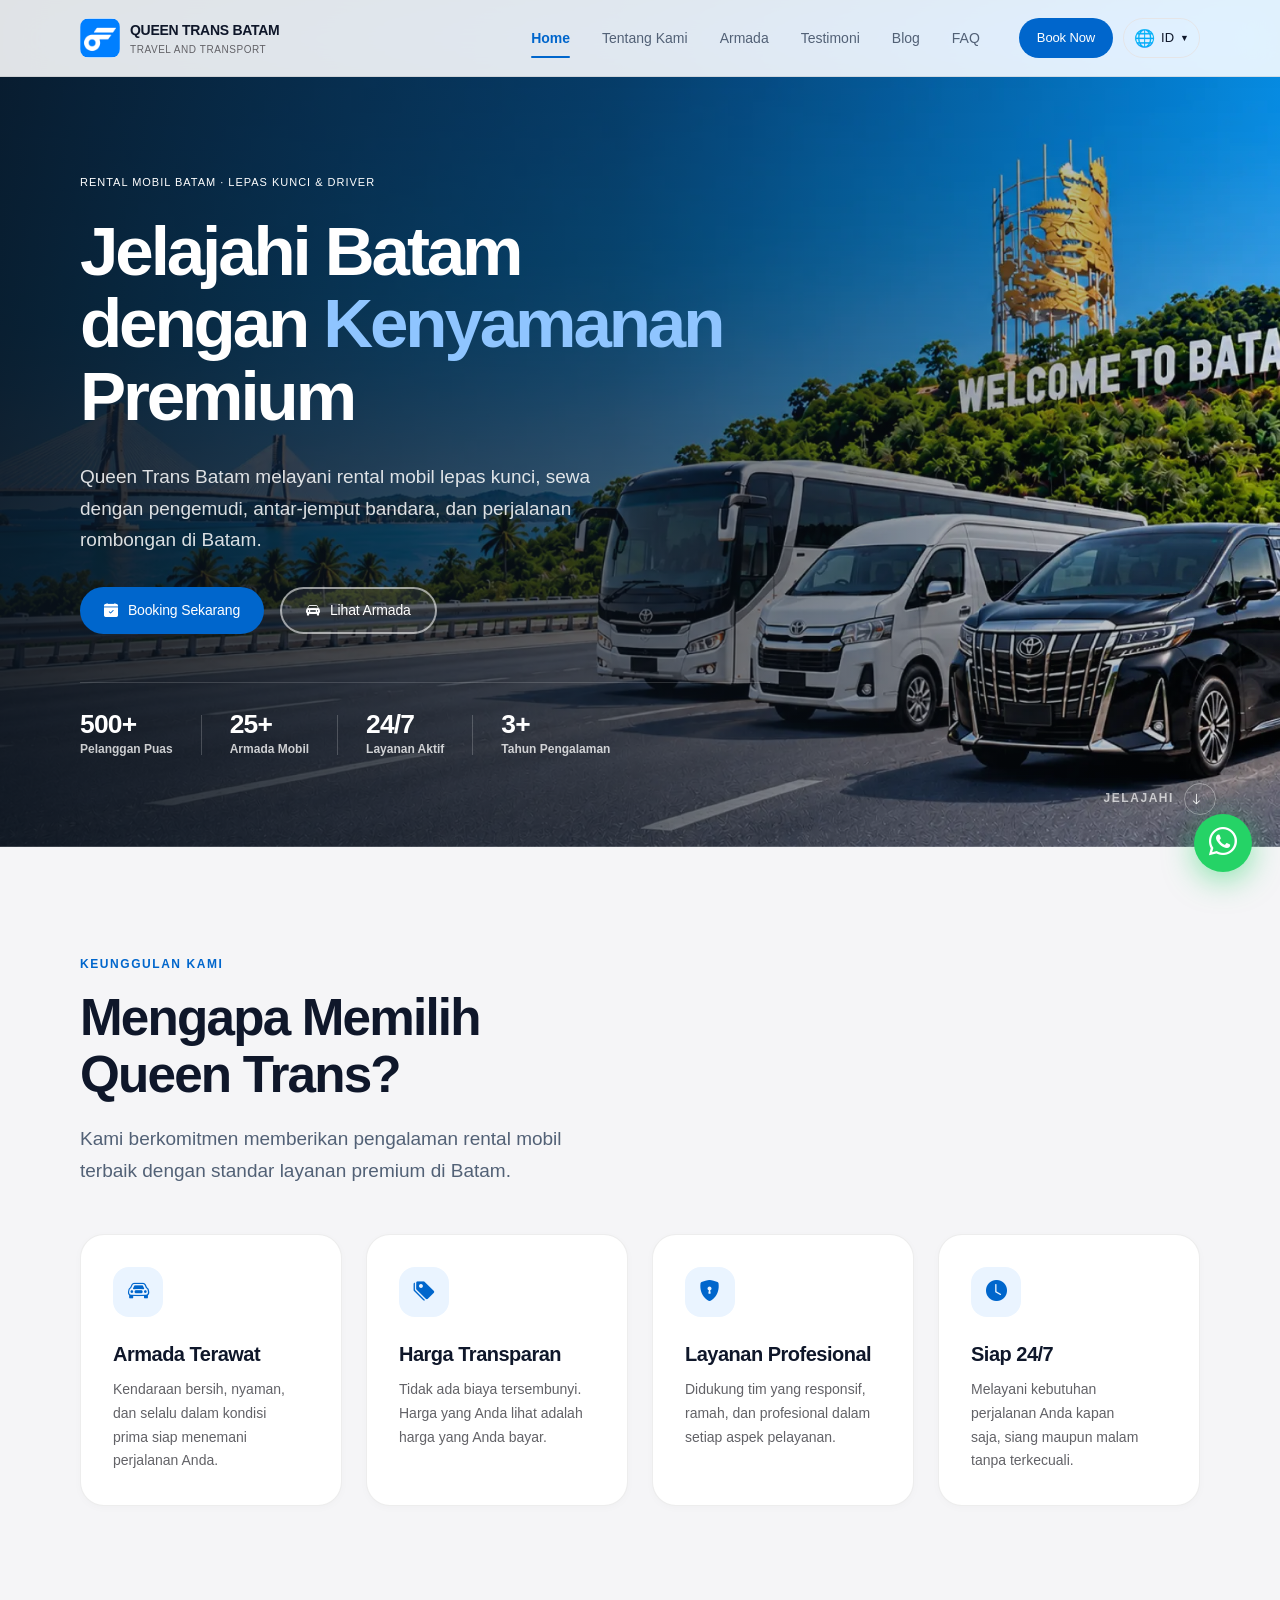
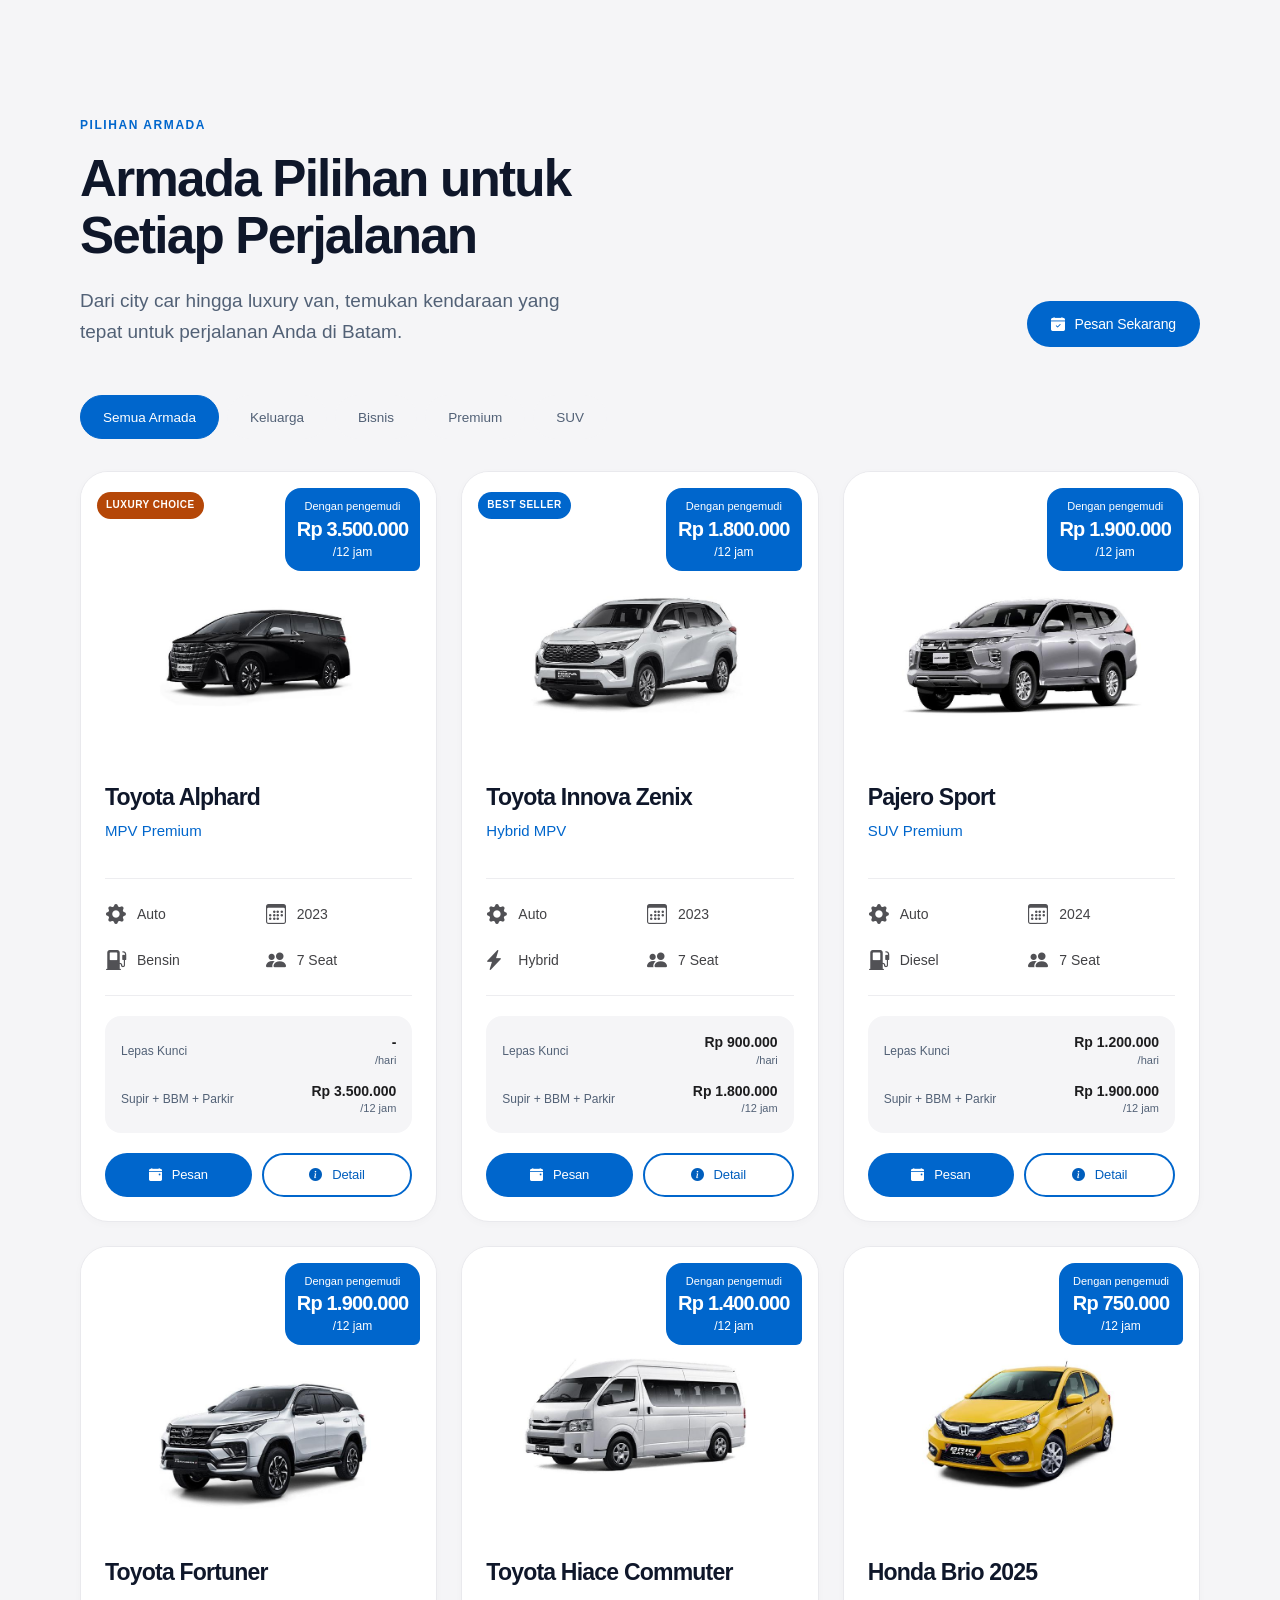
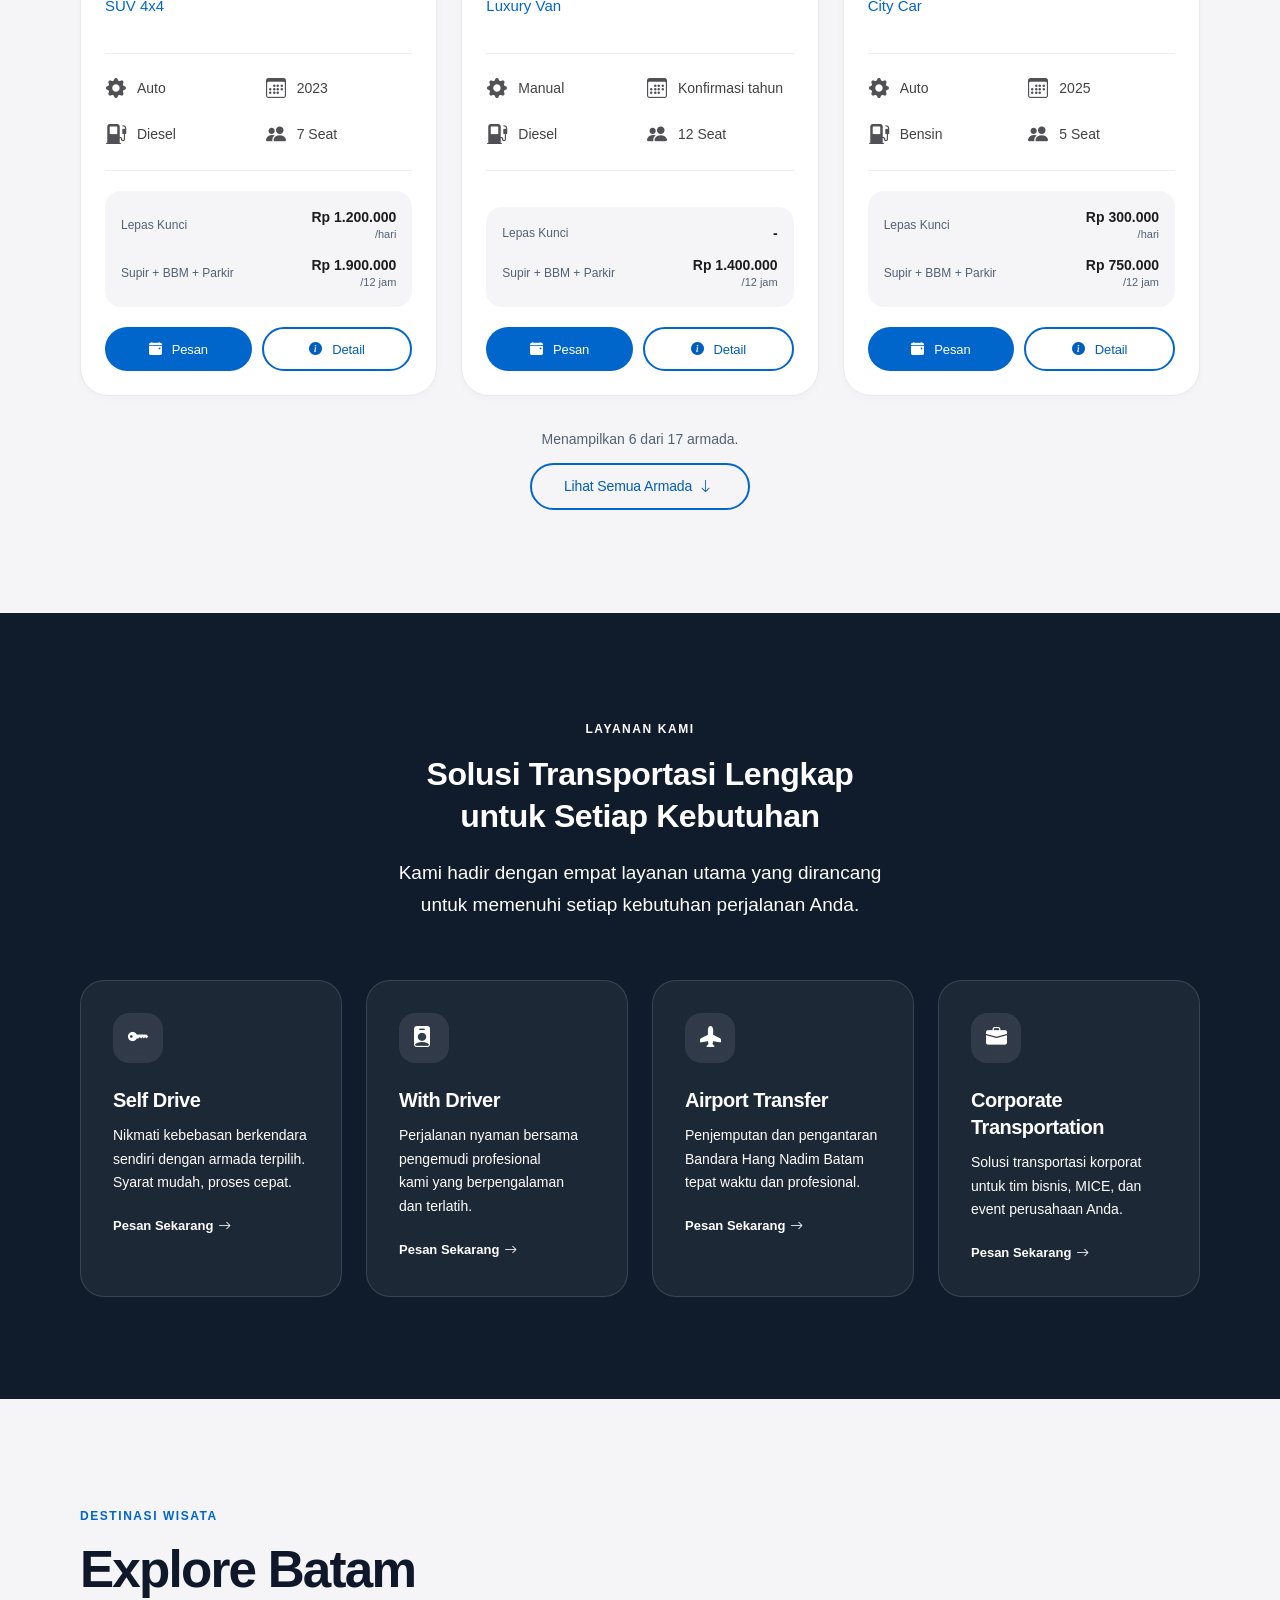
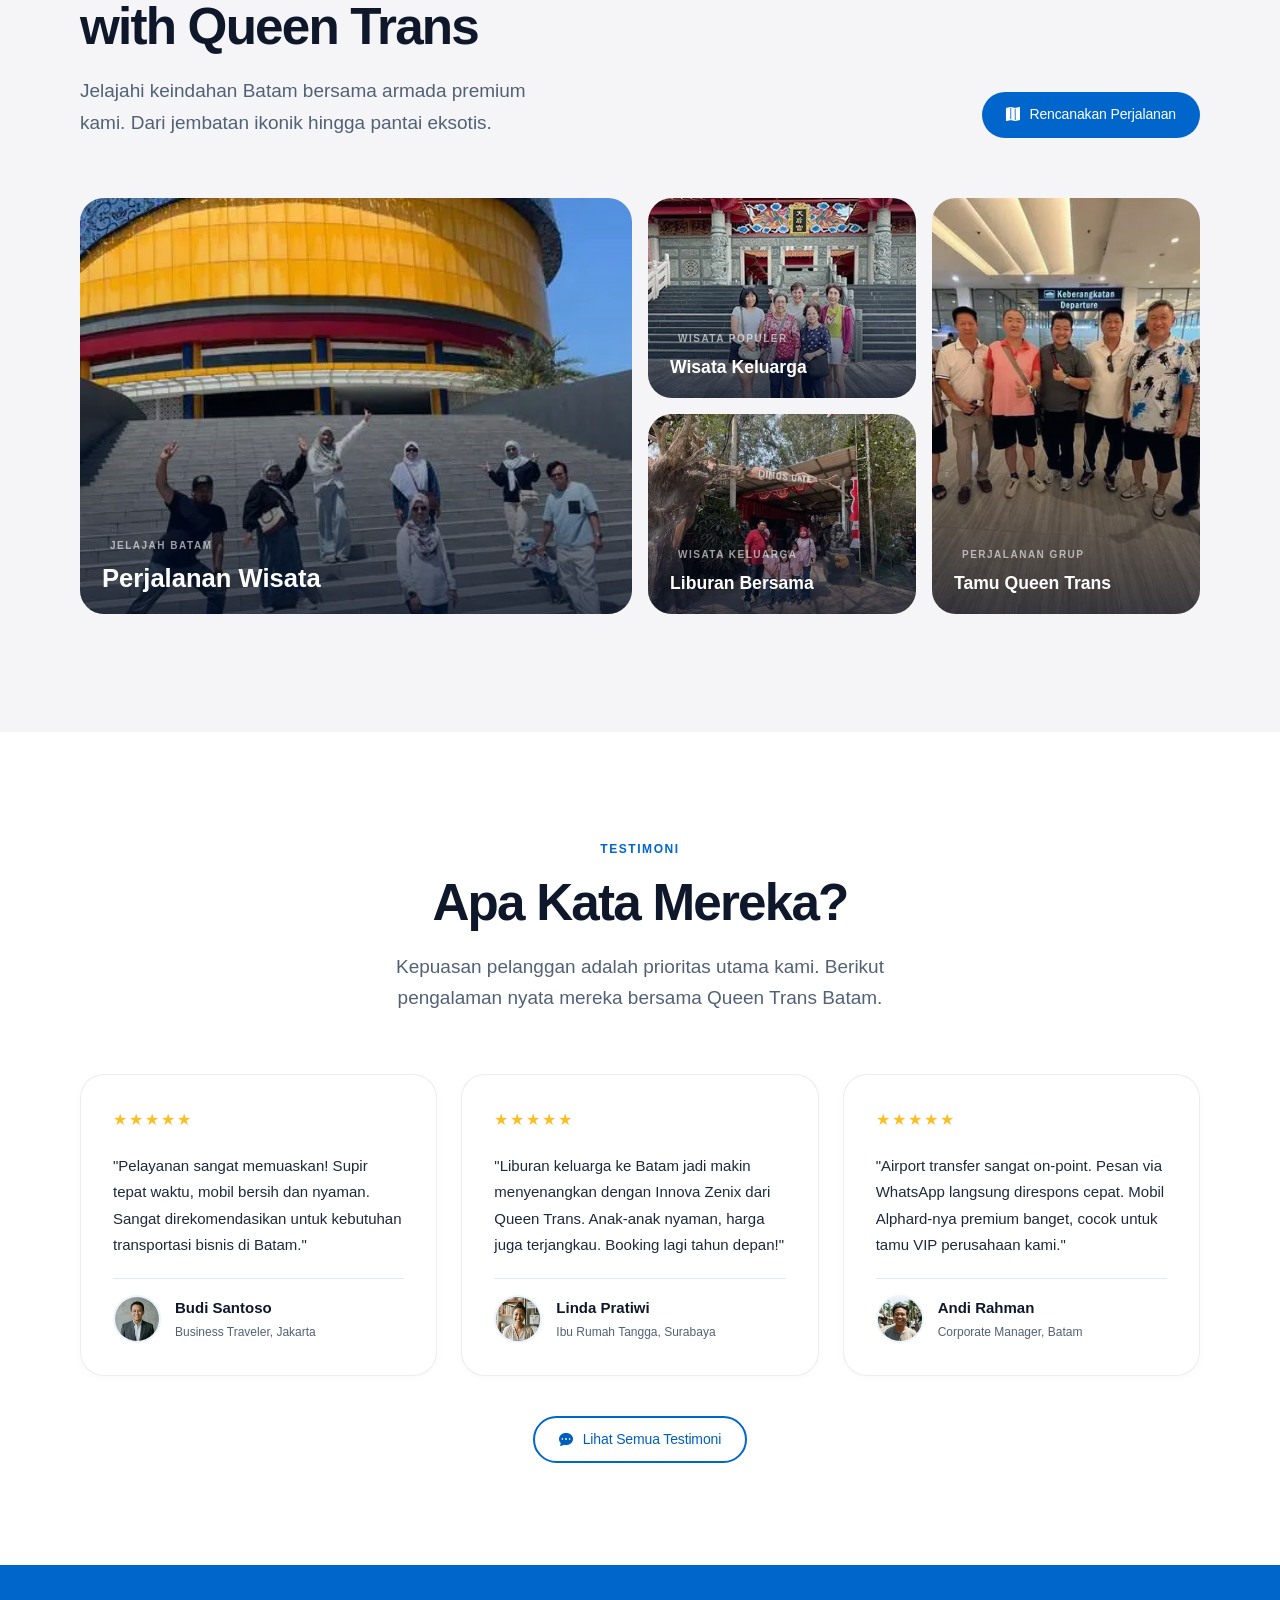
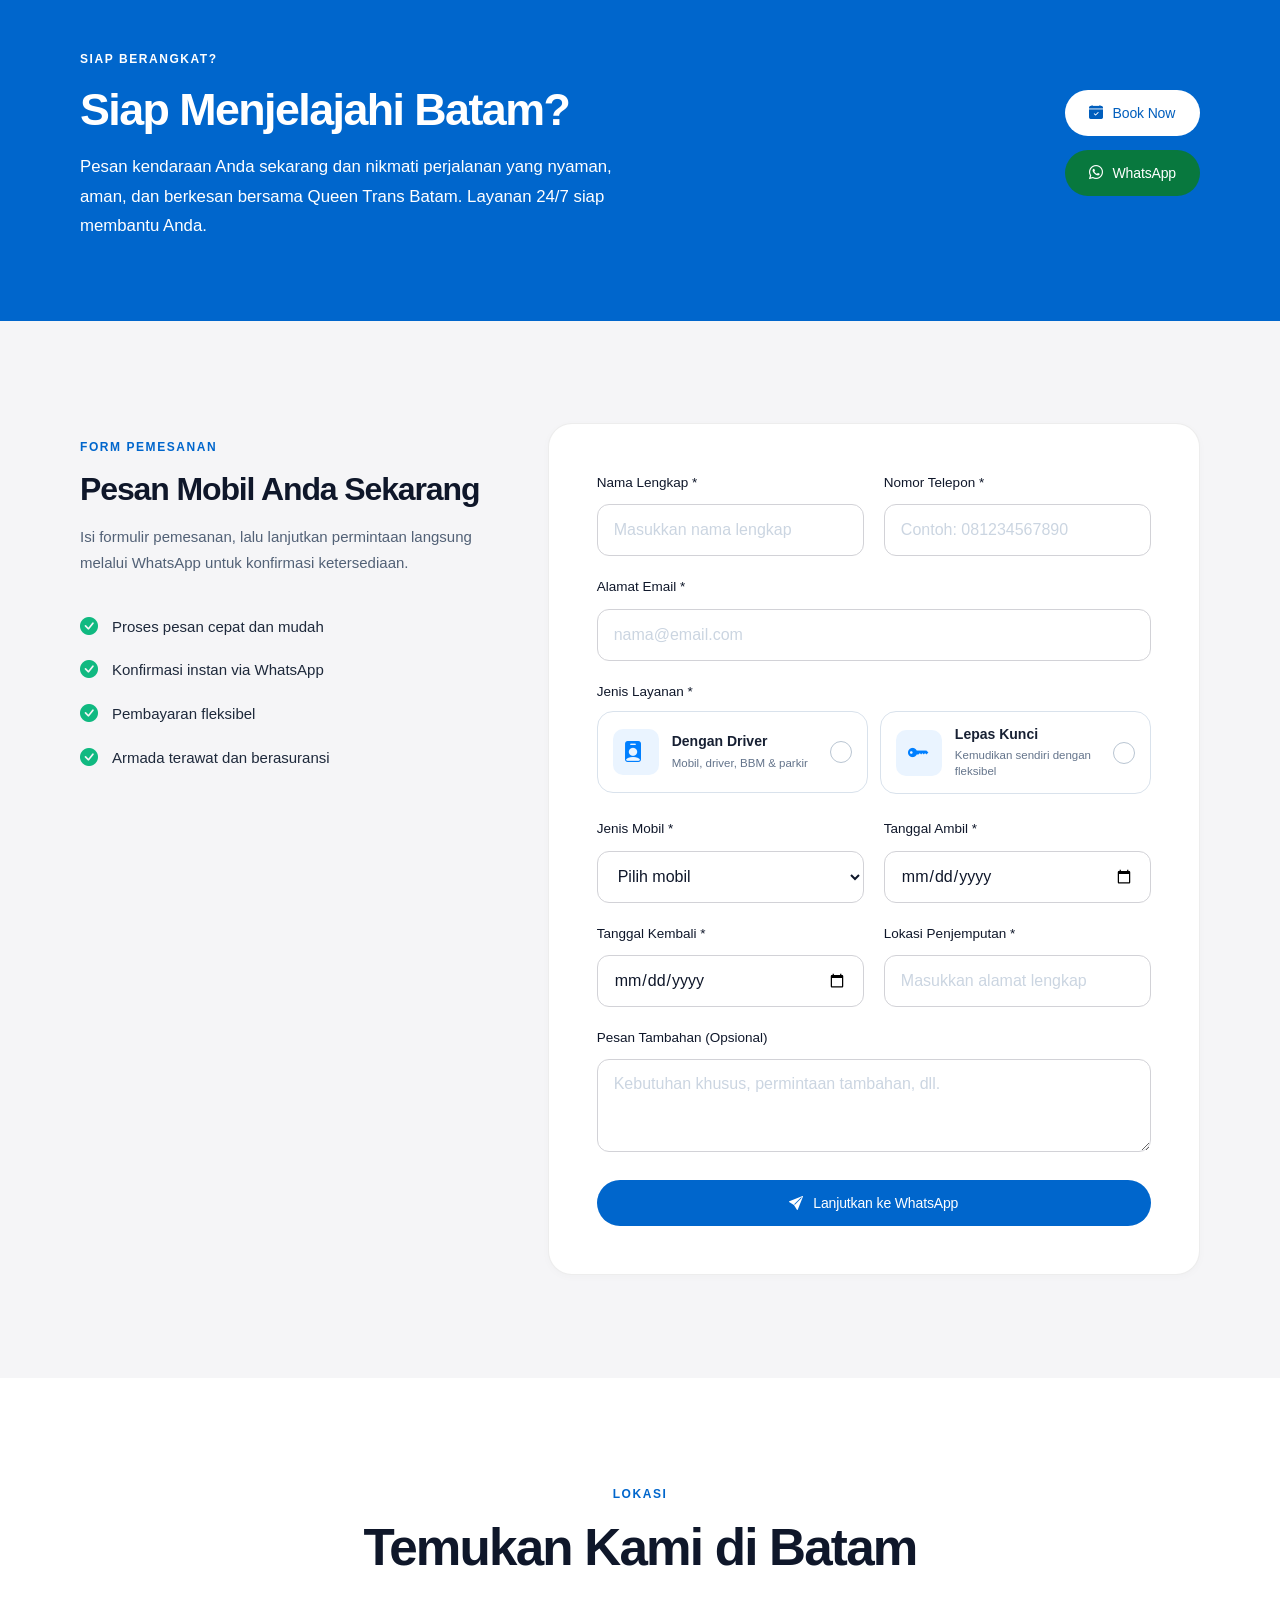
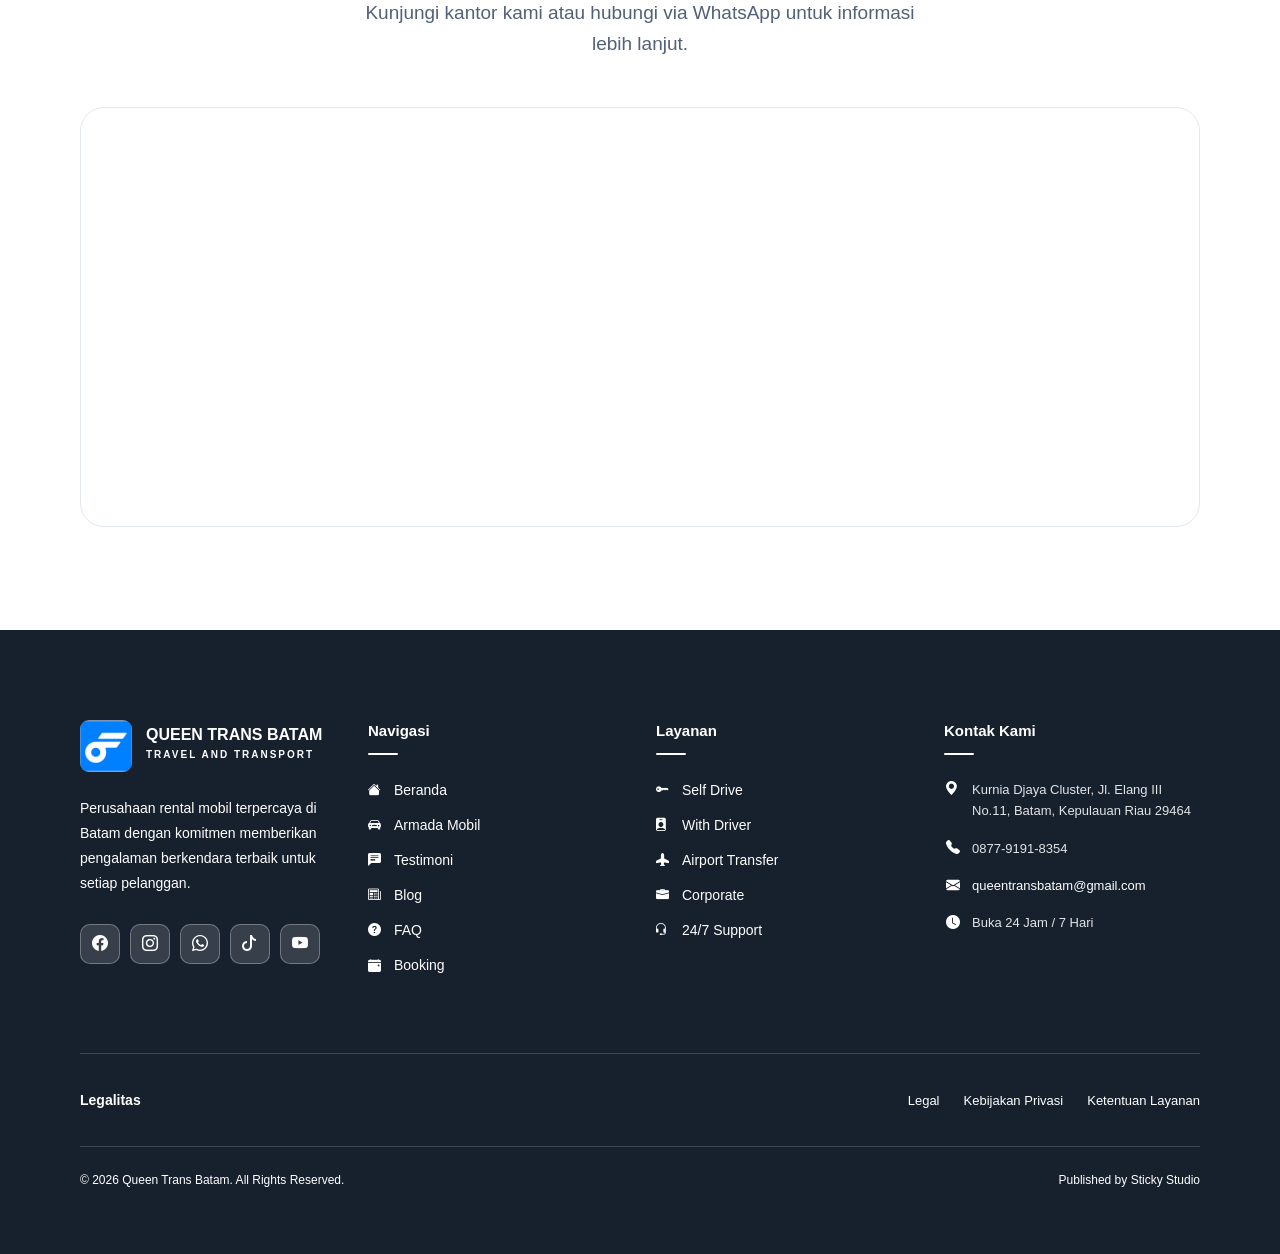
<file: index.html>
<!doctype html>
<html lang="id">
  <head>
    <meta charset="UTF-8" />
    <meta name="viewport" content="width=device-width, initial-scale=1.0" />

    <!-- Primary Meta Tags -->
    <title>Rental Mobil Batam Lepas Kunci &amp; Driver | Queen Trans</title>



    <!-- Keywords Meta Tag -->


    <!-- Author &amp; Publisher -->

    <meta name="publisher" content="Queen Trans Batam" />
    <meta name="copyright" content="Queen Trans Batam 2026" />
    <meta name="language" content="Indonesian" />
    <meta name="revisit-after" content="7 days" />
    <meta name="distribution" content="global" />
    <meta name="rating" content="general" />

    <!-- Robots Meta Tags -->


    <meta
      name="bingbot"
      content="index, follow, max-snippet:-1, max-image-preview:large, max-video-preview:-1"
    />

    <!-- Canonical URL -->


    <!-- Open Graph / Facebook Meta Tags -->












    <!-- Twitter Card Meta Tags -->







    <!-- Geo Meta Tags for Local SEO -->
    <meta name="geo.region" content="ID-KR" />
    <meta name="geo.placename" content="Batam, Kepulauan Riau" />




    <!-- Mobile Web App Meta Tags -->
    <meta name="mobile-web-app-capable" content="yes" />
    <meta name="apple-mobile-web-app-capable" content="yes" />
    <meta
      name="apple-mobile-web-app-status-bar-style"
      content="black-translucent"
    />
    <meta name="apple-mobile-web-app-title" content="Queen Trans Batam" />
    <meta name="application-name" content="Queen Trans Batam" />
    <meta name="theme-color" content="#007FFF" />
    <meta name="msapplication-TileColor" content="#007FFF" />
    <meta name="msapplication-navbutton-color" content="#007FFF" />

    <!-- Favicon &amp; Icons -->
    <link
      rel="icon"
      type="image/png"
      href="image/logo-queen-rental-batam-murah.png"
    />
    <link rel="shortcut icon" href="image/logo-queen-rental-batam-murah.png" />
    <link
      rel="apple-touch-icon"
      href="image/logo-queen-rental-batam-murah.png"
    />
    <link
      rel="apple-touch-icon"
      sizes="180x180"
      href="image/logo-queen-rental-batam-murah.png"
    />

    <!-- Preload Hero Images for Performance -->
    <link
      rel="preload"
      as="image"
      href="image/hero-banner-web.webp"
      type="image/webp"
      fetchpriority="high"
      media="(min-width: 769px)"
    />
    <link
      rel="preload"
      as="image"
      href="image/hero-banner-mobile.webp"
      type="image/webp"
      fetchpriority="high"
      media="(max-width: 768px)"
    />

    <!-- Fonts use the system stack; icons are served locally. -->



    <!-- JSON-LD Structured Data for SEO -->


    <style>
      /* =============================================
           DESIGN SYSTEM — QUEEN TRANS BATAM PREMIUM
           ============================================= */
      :root {
        --primary: #007fff;
        --primary-dark: #0066cc;
        --primary-deeper: #004c99;
        --primary-light: #4da6ff;
        --primary-lighter: #eaf4ff;
        --primary-pale: #f2f8ff;
        --navy: #0f1c2e;
        --navy-mid: #1a2e47;
        --dark: #0f172a;
        --text: #1e293b;
        --text-muted: #64748b;
        --border: #e2e8f0;
        --gray-light: #cbd5e1;
        --light: #f8fafc;
        --white: #ffffff;
        --orange: #f97316;
        --success: #10b981;
        --shadow-sm:
          0 1px 3px rgba(0, 0, 0, 0.08), 0 1px 2px rgba(0, 0, 0, 0.04);
        --shadow: 0 4px 16px rgba(0, 0, 0, 0.08);
        --shadow-md: 0 8px 32px rgba(0, 0, 0, 0.1);
        --shadow-lg: 0 20px 60px rgba(0, 0, 0, 0.12);
        --shadow-blue: 0 8px 32px rgba(0, 127, 255, 0.25);
        --transition: all 0.3s cubic-bezier(0.4, 0, 0.2, 1);
        --radius: 12px;
        --radius-lg: 20px;
        --radius-xl: 28px;
      }

      /* --- Reset --- */
      *,
      *::before,
      *::after {
        margin: 0;
        padding: 0;
        box-sizing: border-box;
      }

      html {
        scroll-behavior: smooth;
        scroll-padding-top: 24px;
      }

      body {
        font-family: "Inter", sans-serif;
        color: var(--text);
        background: var(--white);
        overflow-x: hidden;
        line-height: 1.6;
      }

      img {
        max-width: 100%;
        height: auto;
        display: block;
      }
      a {
        text-decoration: none;
        color: inherit;
      }
      ul {
        list-style: none;
      }
      button {
        cursor: pointer;
      }

      /* --- Typography --- */
      h1,
      h2,
      h3,
      h4,
      h5 {
        font-family: "Manrope", sans-serif;
        font-weight: 800;
        line-height: 1.15;
        color: var(--dark);
      }

      /* --- Utilities --- */
      .container {
        max-width: 1380px;
        margin: 0 auto;
        padding: 0 40px;
      }

      .section-pad {
        padding: 100px 0;
      }
      .section-pad-sm {
        padding: 70px 0;
      }

      .section-label {
        display: inline-flex;
        align-items: center;
        gap: 8px;
        font-size: 12px;
        font-weight: 700;
        letter-spacing: 2px;
        text-transform: uppercase;
        color: var(--primary);
        background: var(--primary-lighter);
        padding: 6px 16px;
        border-radius: 100px;
        margin-bottom: 18px;
      }

      .section-label::before {
        content: "";
        width: 6px;
        height: 6px;
        background: var(--primary);
        border-radius: 50%;
      }

      .section-title {
        font-size: clamp(2rem, 3.5vw, 2.8rem);
        margin-bottom: 16px;
      }

      .section-subtitle {
        font-size: 1.05rem;
        color: var(--text-muted);
        max-width: 600px;
        line-height: 1.7;
      }

      .text-center {
        text-align: center;
      }
      .text-center .section-subtitle {
        margin: 0 auto;
      }

      /* --- Buttons --- */
      .btn {
        display: inline-flex;
        align-items: center;
        gap: 10px;
        padding: 14px 32px;
        border-radius: var(--radius);
        font-family: "Inter", sans-serif;
        font-size: 15px;
        font-weight: 600;
        border: none;
        transition: var(--transition);
        cursor: pointer;
        white-space: nowrap;
      }

      .btn-primary {
        background: var(--primary);
        color: var(--white);
        box-shadow: var(--shadow-blue);
      }

      .btn-primary:hover {
        background: var(--primary-dark);
        transform: translateY(-2px);
        box-shadow: 0 12px 40px rgba(0, 127, 255, 0.35);
      }

      .btn-white {
        background: var(--white);
        color: var(--primary);
        box-shadow: 0 4px 20px rgba(0, 0, 0, 0.15);
      }

      .btn-white:hover {
        background: var(--primary);
        color: var(--white);
        transform: translateY(-2px);
      }

      .btn-outline-white {
        background: transparent;
        color: var(--white);
        border: 2px solid rgba(255, 255, 255, 0.6);
      }

      .btn-outline-white:hover {
        background: rgba(255, 255, 255, 0.15);
        border-color: var(--white);
      }

      .btn-outline-blue {
        background: transparent;
        color: var(--primary);
        border: 2px solid var(--primary);
      }

      .btn-outline-blue:hover {
        background: var(--primary);
        color: var(--white);
      }

      .btn-lg {
        padding: 18px 42px;
        font-size: 16px;
      }
      .btn-sm {
        padding: 10px 22px;
        font-size: 13px;
      }

      /* Badge */
      .badge {
        display: inline-block;
        padding: 5px 12px;
        border-radius: 100px;
        font-size: 11px;
        font-weight: 700;
        letter-spacing: 0.5px;
        text-transform: uppercase;
      }

      .badge-blue {
        background: var(--primary);
        color: white;
      }
      .badge-orange {
        background: var(--orange);
        color: white;
      }
      .badge-green {
        background: var(--success);
        color: white;
      }

      /* =============================================
           01 — NAVBAR (FLOATING CARD)
           ============================================= */

      /* The hero + header share the same stacking context */
      .hero-wrapper {
        position: relative;
      }

      #header {
        position: absolute;
        top: 24px;
        left: 50%;
        transform: translateX(-50%);
        width: 91%;
        max-width: 1380px;
        z-index: 100;
        background: rgba(255, 255, 255, 0.97);
        backdrop-filter: blur(20px);
        -webkit-backdrop-filter: blur(20px);
        border: 1px solid rgba(255, 255, 255, 0.8);
        border-radius: 22px;
        box-shadow:
          0 8px 40px rgba(0, 0, 0, 0.14),
          0 2px 8px rgba(0, 0, 0, 0.08);
        transition: var(--transition);
      }

      /* When scrolled, header becomes fixed floating */
      #header.scrolled {
        position: fixed;
        top: 16px;
        box-shadow:
          0 16px 60px rgba(0, 0, 0, 0.18),
          0 4px 16px rgba(0, 0, 0, 0.1);
        background: rgba(255, 255, 255, 0.98);
      }

      .header-inner {
        display: flex;
        align-items: center;
        height: 82px;
        padding: 0 32px;
        gap: 32px;
      }

      /* Logo */
      .nav-logo {
        display: flex;
        align-items: center;
        gap: 13px;
        flex-shrink: 0;
        text-decoration: none;
      }

      .nav-logo-icon {
        width: 48px;
        height: 48px;
        border-radius: 13px;
        overflow: hidden;
        background: var(--primary-lighter);
        display: flex;
        align-items: center;
        justify-content: center;
        flex-shrink: 0;
        box-shadow: 0 2px 8px rgba(0, 127, 255, 0.15);
      }

      .nav-logo-icon img {
        width: 100%;
        height: 100%;
        object-fit: contain;
        display: block;
        transform: scale(1.14);
      }

      .nav-logo-text {
        display: flex;
        flex-direction: column;
        gap: 1px;
      }

      .nav-logo-name {
        font-family: "Manrope", sans-serif;
        font-size: 15.5px;
        font-weight: 800;
        color: var(--dark);
        letter-spacing: -0.2px;
        line-height: 1;
      }

      .nav-logo-tagline {
        font-size: 9.5px;
        font-weight: 700;
        color: var(--primary);
        letter-spacing: 2.2px;
        text-transform: uppercase;
      }

      /* Divider between logo and links */
      .nav-divider {
        width: 1px;
        height: 28px;
        background: var(--border);
        flex-shrink: 0;
      }

      /* Nav Links */
      .nav-links {
        display: flex;
        align-items: center;
        gap: 2px;
        flex: 1;
      }

      .nav-link {
        font-family: "Inter", sans-serif;
        font-size: 14px;
        font-weight: 600;
        color: var(--text-muted);
        padding: 8px 15px;
        border-radius: 8px;
        transition: var(--transition);
        position: relative;
        text-decoration: none;
      }

      .nav-link::after {
        content: "";
        position: absolute;
        bottom: 2px;
        left: 15px;
        right: 15px;
        height: 2.5px;
        background: var(--primary);
        border-radius: 2px;
        transform: scaleX(0);
        transition: transform 0.25s ease;
      }

      .nav-link:hover {
        color: var(--dark);
      }

      .nav-link.active {
        color: var(--primary);
        font-weight: 700;
      }

      .nav-link.active::after,
      .nav-link:hover::after {
        transform: scaleX(1);
      }

      /* Nav CTA area */
      .nav-cta {
        display: flex;
        align-items: center;
        gap: 14px;
        flex-shrink: 0;
        margin-left: auto;
      }

      .nav-phone {
        display: flex;
        align-items: center;
        gap: 7px;
        font-size: 13.5px;
        font-weight: 600;
        color: var(--text-muted);
        transition: var(--transition);
        text-decoration: none;
      }

      .nav-phone:hover {
        color: var(--primary);
      }

      .nav-phone i {
        color: var(--primary);
        font-size: 15px;
      }

      #navBookBtn {
        padding: 12px 26px;
        font-size: 14px;
        border-radius: 12px;
        font-weight: 700;
      }

      /* Mobile toggle */
      .mobile-toggle {
        display: none;
        background: var(--primary-lighter);
        border: none;
        color: var(--primary);
        width: 40px;
        height: 40px;
        border-radius: 10px;
        font-size: 18px;
        align-items: center;
        justify-content: center;
        transition: var(--transition);
        flex-shrink: 0;
      }

      .mobile-toggle:hover {
        background: var(--primary);
        color: white;
      }

      /* =============================================
           02 — HERO
           ============================================= */

      /* Wrapper that creates the floating navbar + hero stacking context */
      .hero-wrapper {
        position: relative;
        width: 100%;
      }

      .hero {
        width: 100%;
        min-height: 760px;
        position: relative;
        display: flex;
        align-items: center;
        margin-top: 0;
        background-color: var(--navy);
        overflow: hidden;
      }

      .hero-bg {
        position: absolute;
        inset: 0;
        background-image: url("image/hero-banner-web.webp");
        background-size: cover;
        background-position: center;
        background-repeat: no-repeat;
      }

      .hero-overlay {
        position: absolute;
        inset: 0;
        background: linear-gradient(
          105deg,
          rgba(5, 20, 55, 0.82) 0%,
          rgba(0, 55, 115, 0.6) 45%,
          rgba(0, 100, 180, 0.25) 75%,
          transparent 100%
        );
      }

      .hero-content-wrap {
        position: relative;
        z-index: 2;
        /* Push content down below the floating navbar (82px height + 24px top + 30px gap) */
        padding: 160px 0 90px;
        width: 100%;
      }

      .hero-label {
        display: inline-flex;
        align-items: center;
        gap: 8px;
        font-size: 11px;
        font-weight: 700;
        letter-spacing: 2.5px;
        text-transform: uppercase;
        color: rgba(255, 255, 255, 0.9);
        background: rgba(255, 255, 255, 0.15);
        backdrop-filter: blur(10px);
        border: 1px solid rgba(255, 255, 255, 0.2);
        padding: 7px 18px;
        border-radius: 100px;
        margin-bottom: 28px;
      }

      .hero-label::before {
        content: "";
        width: 7px;
        height: 7px;
        background: #66b2ff;
        border-radius: 50%;
        animation: pulse-dot 2s infinite;
      }

      @keyframes pulse-dot {
        0%,
        100% {
          opacity: 1;
          transform: scale(1);
        }
        50% {
          opacity: 0.5;
          transform: scale(1.3);
        }
      }

      .hero-headline {
        font-size: clamp(2.4rem, 5vw, 4rem);
        font-weight: 900;
        color: var(--white);
        line-height: 1.1;
        margin-bottom: 24px;
        max-width: 620px;
        text-shadow: 0 4px 30px rgba(0, 0, 0, 0.3);
      }

      .hero-headline span {
        color: #80bfff;
      }

      .hero-sub {
        font-size: 1.05rem;
        color: rgba(255, 255, 255, 0.85);
        max-width: 520px;
        line-height: 1.75;
        margin-bottom: 42px;
      }

      .hero-btns {
        display: flex;
        gap: 16px;
        flex-wrap: wrap;
      }

      .hero-btns .btn-lg {
        border-radius: 14px;
      }

      /* Hero trust row */
      .hero-trust {
        display: flex;
        align-items: center;
        gap: 30px;
        margin-top: 52px;
        padding-top: 36px;
        border-top: 1px solid rgba(255, 255, 255, 0.15);
      }

      .hero-trust-item {
        display: flex;
        flex-direction: column;
        gap: 2px;
      }

      .hero-trust-num {
        font-family: "Manrope", sans-serif;
        font-size: 1.6rem;
        font-weight: 800;
        color: white;
        line-height: 1;
      }

      .hero-trust-label {
        font-size: 11px;
        font-weight: 600;
        letter-spacing: 1px;
        text-transform: uppercase;
        color: rgba(255, 255, 255, 0.6);
      }

      .hero-trust-divider {
        width: 1px;
        height: 40px;
        background: rgba(255, 255, 255, 0.2);
      }

      /* =============================================
           03 — STATS SECTION
           ============================================= */
      .stats-section {
        background: var(--white);
        padding: 70px 0;
        border-bottom: 1px solid var(--border);
      }

      .stats-grid {
        display: grid;
        grid-template-columns: repeat(4, 1fr);
        gap: 0;
        background: var(--white);
        border: 1px solid var(--border);
        border-radius: var(--radius-lg);
        overflow: hidden;
        box-shadow: var(--shadow);
      }

      .stat-item {
        padding: 40px 32px;
        text-align: center;
        border-right: 1px solid var(--border);
        transition: var(--transition);
        position: relative;
      }

      .stat-item:last-child {
        border-right: none;
      }

      .stat-item::before {
        content: "";
        position: absolute;
        top: 0;
        left: 0;
        right: 0;
        height: 3px;
        background: var(--primary);
        transform: scaleX(0);
        transition: var(--transition);
      }

      .stat-item:hover::before {
        transform: scaleX(1);
      }
      .stat-item:hover {
        background: var(--primary-pale);
      }

      .stat-icon {
        width: 52px;
        height: 52px;
        border-radius: 14px;
        background: var(--primary-lighter);
        display: flex;
        align-items: center;
        justify-content: center;
        margin: 0 auto 16px;
        color: var(--primary);
        font-size: 22px;
      }

      .stat-num {
        font-family: "Manrope", sans-serif;
        font-size: 2.4rem;
        font-weight: 900;
        color: var(--primary);
        line-height: 1;
        margin-bottom: 8px;
      }

      .stat-label {
        font-size: 13px;
        font-weight: 600;
        color: var(--text-muted);
        text-transform: uppercase;
        letter-spacing: 0.8px;
      }

      /* =============================================
           04 — WHY CHOOSE US
           ============================================= */
      .why-section {
        background: var(--light);
        padding: 100px 0;
      }

      .why-header {
        max-width: 540px;
        margin-bottom: 64px;
      }

      .why-grid {
        display: grid;
        grid-template-columns: repeat(4, 1fr);
        gap: 24px;
      }

      .why-card {
        background: var(--white);
        border-radius: var(--radius-lg);
        padding: 36px 28px;
        border: 1px solid var(--border);
        transition: var(--transition);
        position: relative;
        overflow: hidden;
      }

      .why-card::before {
        content: "";
        position: absolute;
        left: 0;
        top: 0;
        bottom: 0;
        width: 4px;
        background: var(--primary);
        transform: scaleY(0);
        transition: var(--transition);
        transform-origin: bottom;
      }

      .why-card:hover {
        transform: translateY(-6px);
        box-shadow: var(--shadow-md);
        border-color: var(--primary-light);
      }

      .why-card:hover::before {
        transform: scaleY(1);
      }

      .why-icon {
        width: 58px;
        height: 58px;
        background: var(--primary-lighter);
        border-radius: 16px;
        display: flex;
        align-items: center;
        justify-content: center;
        color: var(--primary);
        font-size: 24px;
        margin-bottom: 22px;
        transition: var(--transition);
      }

      .why-card:hover .why-icon {
        background: var(--primary);
        color: var(--white);
      }

      .why-card h3 {
        font-size: 1.05rem;
        font-weight: 700;
        margin-bottom: 10px;
        color: var(--dark);
      }

      .why-card p {
        font-size: 14px;
        color: var(--text-muted);
        line-height: 1.7;
        margin: 0;
      }

      /* =============================================
           05 — FLEET / ARMADA
           ============================================= */
      .fleet-section {
        background: var(--white);
        padding: 100px 0;
      }

      .fleet-header {
        display: flex;
        align-items: flex-end;
        justify-content: space-between;
        margin-bottom: 48px;
        gap: 20px;
        flex-wrap: wrap;
      }

      .fleet-header-left {
        max-width: 500px;
      }

      /* Filter Pills */
      .fleet-filter {
        display: flex;
        gap: 10px;
        flex-wrap: wrap;
        margin-bottom: 48px;
      }

      .filter-btn {
        padding: 10px 24px;
        border-radius: 100px;
        font-size: 13.5px;
        font-weight: 600;
        border: 1.5px solid var(--border);
        background: var(--white);
        color: var(--text-muted);
        cursor: pointer;
        transition: var(--transition);
      }

      .filter-btn.active,
      .filter-btn:hover {
        background: var(--primary);
        color: var(--white);
        border-color: var(--primary);
        box-shadow: var(--shadow-blue);
      }

      /* Car Grid */
      .cars-grid {
        display: grid;
        grid-template-columns: repeat(3, 1fr);
        gap: 28px;
        align-items: stretch;
      }

      .car-card {
        display: flex;
        flex-direction: column;
        min-width: 0;
        height: 100%;
        background: var(--white);
        border-radius: var(--radius-lg);
        overflow: hidden;
        border: 1px solid var(--border);
        transition: var(--transition);
      }

      .car-card:hover {
        transform: translateY(-6px);
        box-shadow: var(--shadow-md);
        border-color: var(--primary-light);
      }

      .car-image {
        width: 100%;
        height: 220px;
        flex: 0 0 220px;
        overflow: hidden;
        position: relative;
        background: var(--light);
      }

      .car-image img {
        width: 100%;
        height: 100%;
        object-fit: cover;
        object-position: center;
        transition: transform 0.5s ease;
      }

      .car-card:hover .car-image img {
        transform: scale(1.06);
      }

      .car-badge {
        position: absolute;
        top: 16px;
        left: 16px;
        z-index: 2;
      }

      .car-info {
        display: flex;
        flex: 1;
        flex-direction: column;
        min-width: 0;
        padding: 24px;
      }

      .car-header {
        display: flex;
        justify-content: space-between;
        align-items: flex-start;
        margin-bottom: 14px;
        min-height: 48px;
      }

      .car-title h3 {
        font-size: 1.05rem;
        font-weight: 700;
        line-height: 1.35;
        color: var(--dark);
        margin-bottom: 2px;
      }

      .car-title p {
        font-size: 12.5px;
        color: var(--text-muted);
        margin: 0;
      }

      .car-pricing {
        display: grid;
        gap: 10px;
        background: var(--light);
        border-radius: 10px;
        padding: 14px 16px;
        margin-bottom: 18px;
      }

      .car-price-row {
        display: grid;
        grid-template-columns: minmax(0, 1fr) auto;
        align-items: start;
        gap: 12px;
      }

      .car-price-label {
        font-size: 12.5px;
        line-height: 1.45;
        color: var(--text-muted);
      }

      .car-price-value {
        font-size: 14px;
        font-weight: 700;
        line-height: 1.45;
        text-align: right;
        white-space: nowrap;
        color: var(--primary);
      }

      .car-price-value.orange {
        color: var(--orange);
      }

      .car-price-unit {
        display: block;
        font-size: 11px;
        font-weight: 400;
        color: var(--text-muted);
      }

      .car-features {
        display: flex;
        justify-content: space-between;
        gap: 16px;
        margin-top: auto;
        margin-bottom: 18px;
        padding: 14px 0;
        border-top: 1px solid var(--border);
      }

      .car-feature {
        display: flex;
        align-items: center;
        gap: 6px;
        min-width: 0;
        font-size: 13px;
        color: var(--text-muted);
      }

      .car-feature span {
        white-space: nowrap;
      }

      .car-feature i {
        color: var(--primary);
        font-size: 14px;
      }

      .car-cta {
        display: flex;
        gap: 10px;
      }

      .car-cta .btn {
        flex: 1;
        justify-content: center;
        padding: 11px 16px;
        font-size: 13.5px;
        border-radius: 10px;
      }

      /* =============================================
           06 — SERVICES
           ============================================= */
      .services-section {
        background: var(--navy);
        padding: 100px 0;
      }

      .services-section .section-label {
        color: #80bfff;
        background: rgba(125, 211, 247, 0.12);
      }

      .services-section .section-label::before {
        background: #80bfff;
      }

      .services-section .section-title {
        color: var(--white);
      }

      .services-section .section-subtitle {
        color: rgba(255, 255, 255, 0.6);
      }

      .services-grid {
        display: grid;
        grid-template-columns: repeat(4, 1fr);
        gap: 20px;
        margin-top: 60px;
      }

      .service-card {
        background: rgba(255, 255, 255, 0.04);
        border: 1px solid rgba(255, 255, 255, 0.08);
        border-radius: var(--radius-lg);
        padding: 36px 28px;
        transition: var(--transition);
        cursor: pointer;
        position: relative;
        overflow: hidden;
      }

      .service-card::after {
        content: "";
        position: absolute;
        inset: 0;
        border-radius: var(--radius-lg);
        border: 1.5px solid transparent;
        transition: var(--transition);
      }

      .service-card:hover {
        background: rgba(255, 255, 255, 0.08);
        transform: translateY(-6px);
      }

      .service-card:hover::after {
        border-color: var(--primary-light);
      }

      .service-icon-wrap {
        width: 62px;
        height: 62px;
        background: rgba(0, 127, 255, 0.25);
        border-radius: 18px;
        display: flex;
        align-items: center;
        justify-content: center;
        color: #80bfff;
        font-size: 26px;
        margin-bottom: 24px;
        transition: var(--transition);
      }

      .service-card:hover .service-icon-wrap {
        background: var(--primary);
        color: white;
      }

      .service-card h3 {
        font-size: 1.05rem;
        font-weight: 700;
        color: var(--white);
        margin-bottom: 10px;
      }

      .service-card p {
        font-size: 14px;
        color: rgba(255, 255, 255, 0.55);
        line-height: 1.7;
        margin-bottom: 20px;
      }

      .service-link {
        font-size: 13px;
        font-weight: 600;
        color: #80bfff;
        display: flex;
        align-items: center;
        gap: 6px;
        transition: var(--transition);
      }

      .service-card:hover .service-link {
        gap: 10px;
        color: white;
      }

      /* =============================================
           07 — BATAM EXPERIENCE
           ============================================= */
      .experience-section {
        background: var(--light);
        padding: 100px 0;
      }

      .experience-grid {
        display: grid;
        grid-template-columns: repeat(4, 1fr);
        grid-template-rows: 200px 200px;
        gap: 16px;
        margin-top: 60px;
      }

      .exp-card {
        border-radius: var(--radius-lg);
        overflow: hidden;
        position: relative;
        cursor: pointer;
      }

      .exp-card:nth-child(1) {
        grid-column: 1 / 3;
        grid-row: 1 / 3;
      }

      .exp-card:nth-child(5) {
        grid-column: 4;
        grid-row: 1 / 3;
      }

      .exp-card-bg {
        position: absolute;
        inset: 0;
        background-size: cover;
        background-position: center;
        transition: transform 0.5s ease;
      }

      .exp-card:hover .exp-card-bg {
        transform: scale(1.07);
      }

      .exp-card-overlay {
        position: absolute;
        inset: 0;
        background: linear-gradient(
          to top,
          rgba(0, 10, 30, 0.75) 0%,
          rgba(0, 10, 30, 0.1) 60%,
          transparent 100%
        );
      }

      .exp-card-content {
        position: absolute;
        bottom: 0;
        left: 0;
        right: 0;
        padding: 20px 22px;
      }

      .exp-card-tag {
        font-size: 10px;
        font-weight: 700;
        letter-spacing: 1.5px;
        text-transform: uppercase;
        color: rgba(255, 255, 255, 0.6);
        margin-bottom: 5px;
      }

      .exp-card-name {
        font-family: "Manrope", sans-serif;
        font-size: 1.1rem;
        font-weight: 800;
        color: white;
        line-height: 1.2;
      }

      .exp-card:nth-child(1) .exp-card-name {
        font-size: 1.6rem;
      }

      /* =============================================
           08 — TESTIMONIALS
           ============================================= */
      .testimonials-section {
        background: var(--white);
        padding: 100px 0;
      }

      .testi-grid {
        display: grid;
        grid-template-columns: repeat(3, 1fr);
        gap: 24px;
        margin-top: 60px;
      }

      .testi-card {
        background: var(--white);
        border: 1px solid var(--border);
        border-radius: var(--radius-lg);
        padding: 32px;
        transition: var(--transition);
        display: flex;
        flex-direction: column;
        gap: 20px;
      }

      .testi-card:hover {
        transform: translateY(-4px);
        box-shadow: var(--shadow-md);
        border-color: var(--primary-light);
      }

      .testi-stars {
        color: #fbbf24;
        font-size: 16px;
        letter-spacing: 2px;
      }

      .testi-quote {
        font-size: 15px;
        color: var(--text);
        line-height: 1.75;
        flex: 1;
      }

      .testi-author {
        display: flex;
        align-items: center;
        gap: 14px;
        padding-top: 16px;
        border-top: 1px solid var(--border);
      }

      .testi-avatar {
        width: 48px;
        height: 48px;
        border-radius: 50%;
        object-fit: cover;
        border: 2px solid var(--primary-lighter);
      }

      .testi-name {
        font-size: 15px;
        font-weight: 700;
        color: var(--dark);
        margin-bottom: 2px;
      }

      .testi-origin {
        font-size: 12px;
        color: var(--text-muted);
        font-weight: 500;
      }

      /* =============================================
           09 — FREQUENTLY ASKED QUESTIONS
           ============================================= */
      .faq-section {
        padding: 100px 0;
        background: linear-gradient(
          180deg,
          var(--primary-pale) 0%,
          var(--white) 100%
        );
      }

      .faq-layout {
        display: grid;
        grid-template-columns: minmax(260px, 0.7fr) minmax(0, 1.3fr);
        gap: 64px;
        align-items: start;
        margin-top: 56px;
      }

      .faq-intro {
        position: sticky;
        top: 112px;
      }

      .faq-intro h3 {
        font-size: clamp(1.55rem, 2.5vw, 2rem);
        margin-bottom: 16px;
      }

      .faq-intro p {
        color: var(--text-muted);
        font-size: 15px;
        line-height: 1.75;
        margin-bottom: 24px;
      }

      .faq-contact {
        display: flex;
        align-items: center;
        gap: 14px;
        padding: 18px;
        color: var(--dark);
        background: var(--white);
        border: 1px solid var(--border);
        border-radius: var(--radius);
        box-shadow: var(--shadow-sm);
      }

      .faq-contact i {
        display: grid;
        place-items: center;
        width: 42px;
        height: 42px;
        flex-shrink: 0;
        color: var(--white);
        background: #25d366;
        border-radius: 50%;
        font-size: 20px;
      }

      .faq-contact strong,
      .faq-contact span {
        display: block;
      }
      .faq-contact strong {
        font-size: 14px;
        margin-bottom: 3px;
      }
      .faq-contact span {
        color: var(--text-muted);
        font-size: 12px;
      }

      .faq-list {
        display: flex;
        flex-direction: column;
        gap: 12px;
      }

      .faq-item {
        overflow: hidden;
        background: var(--white);
        border: 1px solid var(--border);
        border-radius: var(--radius);
        transition: var(--transition);
      }

      .faq-item[open] {
        border-color: rgba(0, 127, 255, 0.4);
        box-shadow: var(--shadow);
      }

      .faq-question {
        display: flex;
        align-items: center;
        justify-content: space-between;
        gap: 20px;
        padding: 22px 24px;
        color: var(--dark);
        font-family: "Manrope", sans-serif;
        font-size: 15px;
        font-weight: 750;
        line-height: 1.45;
        cursor: pointer;
        list-style: none;
      }

      .faq-question::-webkit-details-marker {
        display: none;
      }

      .faq-question::after {
        content: "+";
        display: grid;
        place-items: center;
        width: 30px;
        height: 30px;
        flex-shrink: 0;
        color: var(--primary);
        background: var(--primary-lighter);
        border-radius: 50%;
        font-family: "Inter", sans-serif;
        font-size: 20px;
        font-weight: 500;
        transition: transform 0.25s ease;
      }

      .faq-item[open] .faq-question::after {
        content: "−";
        transform: rotate(180deg);
      }

      .faq-answer {
        padding: 0 24px 22px;
        color: var(--text-muted);
        font-size: 14.5px;
        line-height: 1.75;
      }

      .faq-answer a {
        color: var(--primary);
        font-weight: 700;
      }

      /* =============================================
           10 — BOOKING CTA SECTION
           ============================================= */
      .booking-cta-section {
        background: linear-gradient(
          135deg,
          var(--navy) 0%,
          var(--primary-deeper) 50%,
          var(--primary-dark) 100%
        );
        padding: 100px 0;
        position: relative;
        overflow: hidden;
      }

      .booking-cta-section::before {
        content: "";
        position: absolute;
        top: -40%;
        right: -10%;
        width: 60%;
        height: 200%;
        background: radial-gradient(
          circle,
          rgba(0, 150, 255, 0.12) 0%,
          transparent 70%
        );
      }

      .booking-cta-content {
        position: relative;
        z-index: 1;
        display: flex;
        align-items: center;
        justify-content: space-between;
        gap: 40px;
        flex-wrap: wrap;
      }

      .booking-cta-text {
        max-width: 580px;
      }

      .booking-cta-text .section-label {
        color: #80bfff;
        background: rgba(125, 211, 247, 0.12);
      }

      .booking-cta-text .section-label::before {
        background: #80bfff;
      }

      .booking-cta-text h2 {
        font-size: clamp(2rem, 3.5vw, 2.8rem);
        color: white;
        margin-bottom: 18px;
      }

      .booking-cta-text p {
        font-size: 1.05rem;
        color: rgba(255, 255, 255, 0.7);
        line-height: 1.75;
      }

      .booking-cta-buttons {
        display: flex;
        flex-direction: column;
        gap: 14px;
        flex-shrink: 0;
      }

      .btn-wa {
        background: #25d366;
        color: white;
        box-shadow: 0 8px 25px rgba(37, 211, 102, 0.35);
      }

      .btn-wa:hover {
        background: #1eb85b;
        transform: translateY(-2px);
        box-shadow: 0 12px 30px rgba(37, 211, 102, 0.4);
      }

      /* =============================================
           11 — BOOKING FORM SECTION
           ============================================= */
      .booking-form-section {
        background: var(--light);
        padding: 100px 0;
      }

      .booking-wrap {
        display: grid;
        grid-template-columns: 1fr 1.6fr;
        gap: 60px;
        align-items: start;
      }

      .booking-info {
        padding-top: 10px;
      }

      .booking-info h2 {
        font-size: clamp(1.8rem, 2.5vw, 2.4rem);
        margin-bottom: 16px;
      }

      .booking-info p {
        color: var(--text-muted);
        line-height: 1.75;
        margin-bottom: 36px;
        font-size: 15px;
      }

      .booking-check-list {
        display: flex;
        flex-direction: column;
        gap: 14px;
      }

      .booking-check-item {
        display: flex;
        align-items: center;
        gap: 14px;
        font-size: 15px;
        color: var(--text);
      }

      .booking-check-item i {
        color: var(--success);
        font-size: 18px;
        flex-shrink: 0;
      }

      .booking-form-card {
        background: var(--white);
        border-radius: var(--radius-xl);
        padding: 48px;
        border: 1px solid var(--border);
        box-shadow: var(--shadow-md);
      }

      .form-row {
        display: grid;
        grid-template-columns: 1fr 1fr;
        gap: 20px;
      }

      .form-group {
        margin-bottom: 20px;
      }

      .form-label {
        display: block;
        font-size: 13.5px;
        font-weight: 600;
        color: var(--dark);
        margin-bottom: 8px;
      }

      .form-control {
        width: 100%;
        padding: 13px 16px;
        border: 1.5px solid var(--border);
        border-radius: 10px;
        font-family: "Inter", sans-serif;
        font-size: 14.5px;
        color: var(--dark);
        background: var(--white);
        transition: var(--transition);
        outline: none;
      }

      .form-control:focus {
        border-color: var(--primary);
        box-shadow: 0 0 0 3px rgba(0, 127, 255, 0.1);
      }

      .form-control::placeholder {
        color: var(--gray-light);
      }

      .btn-submit {
        width: 100%;
        padding: 18px;
        font-size: 16px;
        border-radius: 12px;
        justify-content: center;
        font-weight: 700;
      }

      /* =============================================
           MAP SECTION
           ============================================= */
      .map-section {
        padding: 80px 0;
        background: var(--white);
      }

      .map-frame {
        width: 100%;
        border-radius: var(--radius-lg);
        overflow: hidden;
        box-shadow: var(--shadow-md);
        border: 1px solid var(--border);
        height: 420px;
      }

      .map-frame iframe {
        width: 100%;
        height: 100%;
        border: none;
      }

      /* =============================================
           12 — FOOTER
           ============================================= */
      footer {
        background: linear-gradient(170deg, var(--navy) 0%, #050d1a 100%);
        color: white;
        padding: 90px 0 40px;
      }

      .footer-grid {
        display: grid;
        grid-template-columns: 1.6fr 1fr 1fr 1fr;
        gap: 56px;
        margin-bottom: 64px;
      }

      .footer-brand {
      }

      .footer-logo-wrap {
        display: flex;
        align-items: center;
        gap: 14px;
        margin-bottom: 24px;
      }

      .footer-logo-icon {
        width: 52px;
        height: 52px;
        border-radius: 14px;
        overflow: hidden;
        background: rgba(255, 255, 255, 0.08);
        display: flex;
        align-items: center;
        justify-content: center;
        flex-shrink: 0;
      }

      .footer-logo-icon img {
        width: 100%;
        height: 100%;
        object-fit: contain;
        display: block;
        transform: scale(1.14);
      }

      .footer-logo-name {
        font-family: "Manrope", sans-serif;
        font-size: 16px;
        font-weight: 800;
        color: white;
        line-height: 1;
      }

      .footer-logo-tagline {
        font-size: 10px;
        font-weight: 600;
        letter-spacing: 2px;
        text-transform: uppercase;
        color: var(--primary-light);
        margin-top: 4px;
      }

      .footer-desc {
        font-size: 14px;
        color: rgba(255, 255, 255, 0.55);
        line-height: 1.8;
        margin-bottom: 28px;
        max-width: 320px;
      }

      .footer-socials {
        display: flex;
        gap: 10px;
      }

      .footer-social-btn {
        width: 40px;
        height: 40px;
        border-radius: 10px;
        background: rgba(255, 255, 255, 0.06);
        border: 1px solid rgba(255, 255, 255, 0.08);
        display: flex;
        align-items: center;
        justify-content: center;
        color: rgba(255, 255, 255, 0.6);
        font-size: 16px;
        transition: var(--transition);
      }

      .footer-social-btn:hover {
        background: var(--primary);
        color: white;
        border-color: var(--primary);
        transform: translateY(-3px);
      }

      .footer-col-title {
        font-family: "Manrope", sans-serif;
        font-size: 15px;
        font-weight: 700;
        color: white;
        margin-bottom: 24px;
        position: relative;
        padding-bottom: 14px;
      }

      .footer-col-title::after {
        content: "";
        position: absolute;
        bottom: 0;
        left: 0;
        width: 30px;
        height: 2px;
        background: var(--primary);
        border-radius: 1px;
      }

      .footer-links li {
        margin-bottom: 12px;
      }

      .footer-links a {
        font-size: 14px;
        color: rgba(255, 255, 255, 0.55);
        display: flex;
        align-items: center;
        gap: 10px;
        transition: var(--transition);
      }

      .footer-links a:hover {
        color: white;
        padding-left: 5px;
      }

      .footer-links a i {
        color: var(--primary-light);
        width: 16px;
        font-size: 13px;
      }

      .footer-contact-item {
        display: flex;
        align-items: flex-start;
        gap: 14px;
        margin-bottom: 16px;
        color: rgba(255, 255, 255, 0.55);
        font-size: 14px;
        line-height: 1.6;
      }

      .footer-contact-item i {
        color: var(--primary-light);
        margin-top: 2px;
        flex-shrink: 0;
        font-size: 14px;
        width: 16px;
      }

      .footer-bottom {
        border-top: 1px solid rgba(255, 255, 255, 0.07);
        padding-top: 32px;
        display: flex;
        align-items: center;
        justify-content: space-between;
        flex-wrap: wrap;
        gap: 12px;
      }

      .footer-bottom p {
        font-size: 13px;
        color: rgba(255, 255, 255, 0.35);
      }

      /* =============================================
           FLOATING WHATSAPP
           ============================================= */
      .floating-wa {
        position: fixed;
        bottom: 28px;
        right: 28px;
        z-index: 999;
        width: 58px;
        height: 58px;
        background: #25d366;
        border-radius: 50%;
        display: flex;
        align-items: center;
        justify-content: center;
        color: white;
        font-size: 28px;
        box-shadow: 0 8px 30px rgba(37, 211, 102, 0.5);
        transition: var(--transition);
      }

      .floating-wa:hover {
        transform: scale(1.12) translateY(-2px);
        box-shadow: 0 12px 40px rgba(37, 211, 102, 0.6);
      }

      .floating-wa .tooltip {
        position: absolute;
        right: 70px;
        background: var(--dark);
        color: white;
        font-size: 13px;
        font-weight: 600;
        padding: 7px 14px;
        border-radius: 8px;
        white-space: nowrap;
        opacity: 0;
        transform: translateX(8px);
        transition: var(--transition);
        pointer-events: none;
      }

      .floating-wa:hover .tooltip {
        opacity: 1;
        transform: translateX(0);
      }

      /* =============================================
           MODALS
           ============================================= */
      .modal-overlay {
        position: fixed;
        inset: 0;
        background: rgba(0, 0, 0, 0.65);
        backdrop-filter: blur(8px);
        display: flex;
        align-items: center;
        justify-content: center;
        z-index: 2000;
        opacity: 0;
        visibility: hidden;
        transition: all 0.4s ease;
      }

      .modal-overlay.active {
        opacity: 1;
        visibility: visible;
      }

      .modal-container {
        background: white;
        padding: 48px 40px;
        width: 90%;
        max-width: 480px;
        border-radius: var(--radius-xl);
        text-align: center;
        position: relative;
        transform: translateY(30px) scale(0.95);
        transition: all 0.4s cubic-bezier(0.34, 1.56, 0.64, 1);
        box-shadow: var(--shadow-lg);
      }

      .modal-overlay.active .modal-container {
        transform: translateY(0) scale(1);
      }

      .modal-icon {
        font-size: 64px;
        color: #25d366;
        margin-bottom: 20px;
        display: block;
      }

      .modal-icon i {
        filter: drop-shadow(0 8px 16px rgba(37, 211, 102, 0.3));
      }

      .modal-title {
        font-size: 1.7rem;
        font-weight: 800;
        color: var(--dark);
        margin-bottom: 12px;
      }

      .modal-message {
        font-size: 16px;
        color: var(--text-muted);
        line-height: 1.7;
        margin-bottom: 30px;
      }

      .modal-btn {
        display: inline-flex;
        align-items: center;
        gap: 10px;
        background: linear-gradient(
          135deg,
          var(--primary) 0%,
          var(--primary-dark) 100%
        );
        color: white;
        border: none;
        padding: 15px 40px;
        border-radius: 12px;
        font-size: 16px;
        font-weight: 600;
        cursor: pointer;
        transition: var(--transition);
        box-shadow: var(--shadow-blue);
      }

      .modal-btn:hover {
        transform: translateY(-2px);
        box-shadow: 0 12px 30px rgba(0, 127, 255, 0.4);
      }

      /* =============================================
           RESPONSIVE — TABLET
           ============================================= */
      @media (max-width: 1100px) {
        .container {
          padding: 0 28px;
        }
        .why-grid {
          grid-template-columns: repeat(2, 1fr);
        }
        .services-grid {
          grid-template-columns: repeat(2, 1fr);
        }
        .cars-grid {
          grid-template-columns: repeat(2, 1fr);
        }
        .footer-grid {
          grid-template-columns: repeat(2, 1fr);
          gap: 40px;
        }
        .stats-grid {
          grid-template-columns: repeat(2, 1fr);
        }
        .stat-item {
          border-right: none;
          border-bottom: 1px solid var(--border);
        }
        .stat-item:nth-child(odd) {
          border-right: 1px solid var(--border);
        }
        .stat-item:nth-last-child(-n + 2) {
          border-bottom: none;
        }
      }

      @media (max-width: 900px) {
        .booking-wrap {
          grid-template-columns: 1fr;
        }
        .booking-cta-content {
          flex-direction: column;
          align-items: flex-start;
        }
        .booking-cta-buttons {
          flex-direction: row;
        }
        .faq-layout {
          grid-template-columns: 1fr;
          gap: 36px;
        }
        .faq-intro {
          position: static;
        }
      }

      /* =============================================
           RESPONSIVE — MOBILE
           ============================================= */
      @media (max-width: 768px) {
        .container {
          padding: 0 20px;
        }
        .section-pad {
          padding: 70px 0;
        }
        .section-pad-sm {
          padding: 50px 0;
        }

        /* Navbar mobile */
        .nav-links {
          display: none;
          position: absolute;
          top: 100%;
          left: 0;
          right: 0;
          background: white;
          flex-direction: column;
          padding: 20px;
          border-top: 1px solid var(--border);
          box-shadow: 0 12px 40px rgba(0, 0, 0, 0.1);
          gap: 4px;
          align-items: stretch;
        }

        .nav-links.active {
          display: flex;
        }

        .nav-link {
          padding: 12px 16px;
          text-align: left;
        }

        .nav-phone {
          display: none;
        }

        .mobile-toggle {
          display: flex;
        }

        .header-inner {
          position: relative;
        }

        .nav-cta .btn-primary {
          padding: 10px 20px;
          font-size: 14px;
        }

        /* Hero mobile */
        .hero {
          min-height: 620px;
        }

        .hero-bg {
          background-image: url("image/hero-banner-mobile.webp");
        }

        .hero-headline {
          font-size: 2.2rem;
        }
        .hero-sub {
          font-size: 0.95rem;
        }
        .hero-btns {
          flex-direction: column;
          gap: 12px;
        }
        .hero-btns .btn-lg {
          padding: 15px 32px;
          font-size: 15px;
          width: 100%;
          justify-content: center;
        }
        .hero-trust {
          flex-wrap: wrap;
          gap: 20px;
        }
        .hero-trust-divider {
          display: none;
        }

        /* Stats mobile */
        .stats-section {
          padding: 50px 0;
        }
        .stats-grid {
          grid-template-columns: repeat(2, 1fr);
        }
        .stat-item {
          padding: 28px 20px;
        }
        .stat-num {
          font-size: 2rem;
        }

        /* Why mobile */
        .why-grid {
          grid-template-columns: 1fr;
          gap: 16px;
        }

        /* Fleet mobile */
        .cars-grid {
          grid-template-columns: 1fr;
        }
        .fleet-header {
          flex-direction: column;
          align-items: flex-start;
        }
        .car-image {
          height: 210px;
          flex-basis: 210px;
        }
        .car-info {
          padding: 20px;
        }
        .car-features {
          flex-wrap: wrap;
          justify-content: flex-start;
          gap: 12px 20px;
        }

        /* Services mobile */
        .services-grid {
          grid-template-columns: 1fr;
        }

        /* Experience mobile */
        .experience-grid {
          grid-template-columns: 1fr 1fr;
          grid-template-rows: 180px 180px 180px;
          height: auto;
        }

        .exp-card:nth-child(1) {
          grid-column: 1 / 3;
          grid-row: 1;
        }

        .exp-card:nth-child(5) {
          grid-column: 1 / 3;
          grid-row: 3;
        }

        /* Testimonials mobile */
        .testi-grid {
          grid-template-columns: 1fr;
        }

        /* FAQ mobile */
        .faq-section {
          padding: 70px 0;
        }
        .faq-layout {
          margin-top: 40px;
        }
        .faq-question {
          padding: 19px 18px;
          font-size: 14px;
        }
        .faq-answer {
          padding: 0 18px 19px;
          font-size: 14px;
        }

        /* Booking CTA mobile */
        .booking-cta-buttons {
          flex-direction: column;
        }

        /* Form mobile */
        .form-row {
          grid-template-columns: 1fr;
        }
        .booking-form-card {
          padding: 28px 20px;
        }

        /* Footer mobile */
        .footer-grid {
          grid-template-columns: 1fr;
          gap: 36px;
        }
        .footer-bottom {
          flex-direction: column;
          text-align: center;
        }
      }

      @media (max-width: 480px) {
        .stats-grid {
          grid-template-columns: 1fr 1fr;
        }
        .stat-item:nth-child(odd) {
          border-right: 1px solid var(--border);
        }
        .stat-item {
          border-bottom: 1px solid var(--border);
        }
        .stat-item:nth-last-child(-n + 2) {
          border-bottom: none;
        }
      }
    </style>
    <link rel="stylesheet" href="assets/generated/responsive.min.css?v=619e0d9ffc70" />
    <link rel="stylesheet" href="assets/generated/ui-refinement.min.css?v=25f3fc9a3689" />
    <link rel="stylesheet" href="assets/generated/design-system.min.css?v=84d5bcba7429" />
    <link rel="stylesheet" href="assets/generated/apple-refinement.min.css?v=3c83c7e3f7c4" />
    <style>
      /* Above-the-fold content must be visible on the first paint. */
      .hero :is(.hero-bg, .hero-label, .hero-headline, .hero-sub,
        .hero-btns, .hero-trust, .hero-scroll-cue) {
        animation: none;
      }
    </style>

    <!-- Canonical metadata and source-grounded structured data. -->
    <link rel="canonical" href="https://queentransbatam.com/" />
    <meta name="description" content="Rental mobil Batam bersama Queen Trans: lepas kunci, dengan pengemudi, antar-jemput bandara dan rombongan. Cek armada serta konsultasi pemesanan 24 jam." />
    <meta name="robots" content="index, follow, max-image-preview:large, max-snippet:-1, max-video-preview:-1" />
    <meta name="author" content="Queen Trans Batam" />
    <meta property="og:type" content="website" />
    <meta property="og:site_name" content="Queen Trans Batam" />
    <meta property="og:locale" content="id_ID" />
    <meta property="og:title" content="Rental Mobil Batam Lepas Kunci &amp; Driver | Queen Trans" />
    <meta property="og:description" content="Rental mobil Batam bersama Queen Trans: lepas kunci, dengan pengemudi, antar-jemput bandara dan rombongan. Cek armada serta konsultasi pemesanan 24 jam." />
    <meta property="og:url" content="https://queentransbatam.com/" />
    <meta property="og:image" content="https://queentransbatam.com/image/hero-banner-web.webp" />
    <meta property="og:image:width" content="1920" />
    <meta property="og:image:height" content="1080" />
    <meta property="og:image:alt" content="Queen Trans Batam — layanan rental mobil di Batam" />
    <meta name="twitter:card" content="summary_large_image" />
    <meta name="twitter:title" content="Rental Mobil Batam Lepas Kunci &amp; Driver | Queen Trans" />
    <meta name="twitter:description" content="Rental mobil Batam bersama Queen Trans: lepas kunci, dengan pengemudi, antar-jemput bandara dan rombongan. Cek armada serta konsultasi pemesanan 24 jam." />
    <meta name="twitter:image" content="https://queentransbatam.com/image/hero-banner-web.webp" />
    <meta name="twitter:image:alt" content="Queen Trans Batam — layanan rental mobil di Batam" />
    <script type="application/ld+json">
{
  "@context": "https://schema.org",
  "@graph": [
    {
      "@type": "AutoRental",
      "@id": "https://queentransbatam.com/#business",
      "name": "Queen Trans Batam",
      "legalName": "PT Queen Trans Utama",
      "url": "https://queentransbatam.com/",
      "description": "Layanan rental mobil lepas kunci, kendaraan dengan pengemudi, antar-jemput bandara dan pelabuhan, serta transportasi rombongan di Batam.",
      "logo": "https://queentransbatam.com/image/logo-queen-rental-batam-murah.png",
      "image": "https://queentransbatam.com/image/hero-banner-web.webp",
      "telephone": "+62-877-9191-8354",
      "email": "queentransbatam@gmail.com",
      "address": {
        "@type": "PostalAddress",
        "streetAddress": "Kurnia Djaya Cluster, Jl. Elang III No.11",
        "addressLocality": "Batam",
        "addressRegion": "Kepulauan Riau",
        "postalCode": "29464",
        "addressCountry": "ID"
      },
      "areaServed": {
        "@type": "City",
        "name": "Batam"
      },
      "contactPoint": {
        "@type": "ContactPoint",
        "telephone": "+62-877-9191-8354",
        "contactType": "Informasi dan pemesanan",
        "areaServed": "Batam",
        "hoursAvailable": {
          "@type": "OpeningHoursSpecification",
          "dayOfWeek": [
            "Monday",
            "Tuesday",
            "Wednesday",
            "Thursday",
            "Friday",
            "Saturday",
            "Sunday"
          ],
          "opens": "00:00",
          "closes": "23:59"
        }
      }
    },
    {
      "@type": "WebSite",
      "@id": "https://queentransbatam.com/#website",
      "url": "https://queentransbatam.com/",
      "name": "Queen Trans Batam",
      "inLanguage": "id-ID",
      "publisher": {
        "@id": "https://queentransbatam.com/#business"
      }
    },
    {
      "@type": "WebPage",
      "@id": "https://queentransbatam.com/#webpage",
      "url": "https://queentransbatam.com/",
      "name": "Rental Mobil Batam Lepas Kunci & Driver | Queen Trans",
      "description": "Rental mobil Batam bersama Queen Trans: lepas kunci, dengan pengemudi, antar-jemput bandara dan rombongan. Cek armada serta konsultasi pemesanan 24 jam.",
      "inLanguage": "id-ID",
      "isPartOf": {
        "@id": "https://queentransbatam.com/#website"
      },
      "about": {
        "@id": "https://queentransbatam.com/#business"
      },
      "primaryImageOfPage": {
        "@type": "ImageObject",
        "url": "https://queentransbatam.com/image/hero-banner-web.webp",
        "width": 1920,
        "height": 1080
      }
    }
  ]
}
    </script>
    <link rel="stylesheet" href="assets/generated/seo-content.min.css?v=5b78ef763846" />
    <link rel="stylesheet" href="assets/icons/icons.css?v=20261028-1" />
  </head>

  <body>
    <!-- ================================================
         HEADER / NAVBAR
         ================================================ -->
    <header id="header">
      <div class="container">
        <div class="header-inner">
          <!-- Logo -->
          <a href="index.html" class="nav-logo" id="logo">
            <div class="nav-logo-icon">
              <img width="500" height="500"
                src="image/logo-queen-120.webp"
                alt="Queen Trans Batam Logo"
                loading="eager"
              />
            </div>
            <div class="nav-logo-text">
              <span class="nav-logo-name">QUEEN TRANS BATAM</span>
              <span class="nav-logo-tagline">Travel and Transport</span>
            </div>
          </a>

          <!-- Nav Links -->
          <nav>
            <ul class="nav-links" id="navMenu">
              <li><a href="index.html" class="nav-link active">Home</a></li>
              <li>
                <a href="tentang-kami.html" class="nav-link">Tentang Kami</a>
              </li>
              <li><a href="index.html#cars" class="nav-link">Armada</a></li>
              <li><a href="testimoni.html" class="nav-link">Testimoni</a></li>
              <li><a href="blog.html" class="nav-link">Blog</a></li>
              <li><a href="faq.html" class="nav-link">FAQ</a></li>
            </ul>
          </nav>

          <!-- CTA -->
          <div class="nav-cta">
            <a
              href="tel:087791918354"
              class="nav-phone"
              aria-label="Telepon Queen Trans"
            >
              <i class="bi bi-telephone-fill"></i>
              0877-9191-8354
            </a>
            <a href="#booking" class="btn btn-primary" id="navBookBtn"
              >Book Now</a
            >
            <button
              class="mobile-toggle"
              id="mobileToggle"
              type="button"
              aria-label="Toggle menu"
            >
              <i class="bi bi-list"></i>
            </button>
          </div>
        </div>
      </div>
    </header>
    <div id="main-content" role="main">

    <!-- ================================================
         HERO SECTION
         ================================================ -->
    <section class="hero" id="home">
      <div class="hero-bg"></div>
      <div class="hero-overlay"></div>

      <div class="hero-content-wrap">
        <div class="container">
          <span class="hero-label">Rental Mobil Batam · Lepas Kunci &amp; Driver</span>

          <h1 class="hero-headline">
            Jelajahi Batam<br />dengan <span>Kenyamanan</span><br />Premium
          </h1>

          <p class="hero-sub">Queen Trans Batam melayani rental mobil lepas kunci, sewa dengan pengemudi, antar-jemput bandara, dan perjalanan rombongan di Batam.</p>

          <div class="hero-btns">
            <a href="#booking" class="btn btn-white btn-lg">
              <i class="bi bi-calendar-check-fill"></i>
              Booking Sekarang
            </a>
            <a href="#cars" class="btn btn-outline-white btn-lg">
              <i class="bi bi-car-front-fill"></i>
              Lihat Armada
            </a>
          </div>

          <div class="hero-trust">
            <div class="hero-trust-item">
              <span class="hero-trust-num">500+</span>
              <span class="hero-trust-label">Pelanggan Puas</span>
            </div>
            <div class="hero-trust-divider"></div>
            <div class="hero-trust-item">
              <span class="hero-trust-num">25+</span>
              <span class="hero-trust-label">Armada Mobil</span>
            </div>
            <div class="hero-trust-divider"></div>
            <div class="hero-trust-item">
              <span class="hero-trust-num">24/7</span>
              <span class="hero-trust-label">Layanan Aktif</span>
            </div>
            <div class="hero-trust-divider"></div>
            <div class="hero-trust-item">
              <span class="hero-trust-num">3+</span>
              <span class="hero-trust-label">Tahun Pengalaman</span>
            </div>
          </div>
        </div>
      </div>
      <a
        href="#why"
        class="hero-scroll-cue"
        aria-label="Lanjut ke keunggulan Queen Trans"
      >
        <span>Jelajahi</span>
        <i class="bi bi-arrow-down" aria-hidden="true"></i>
      </a>
    </section>

    <!-- ================================================
         WHY CHOOSE US
         ================================================ -->
    <section class="why-section" id="why">
      <div class="container">
        <div class="why-header">
          <span class="section-label">Keunggulan Kami</span>
          <h2 class="section-title">Mengapa Memilih<br />Queen Trans?</h2>
          <p class="section-subtitle">
            Kami berkomitmen memberikan pengalaman rental mobil terbaik dengan
            standar layanan premium di Batam.
          </p>
        </div>

        <div class="why-grid">
          <div class="why-card">
            <div class="why-icon"><i class="bi bi-car-front"></i></div>
            <h3>Armada Terawat</h3>
            <p>
              Kendaraan bersih, nyaman, dan selalu dalam kondisi prima siap
              menemani perjalanan Anda.
            </p>
          </div>
          <div class="why-card">
            <div class="why-icon"><i class="bi bi-tags-fill"></i></div>
            <h3>Harga Transparan</h3>
            <p>
              Tidak ada biaya tersembunyi. Harga yang Anda lihat adalah harga
              yang Anda bayar.
            </p>
          </div>
          <div class="why-card">
            <div class="why-icon"><i class="bi bi-shield-lock-fill"></i></div>
            <h3>Layanan Profesional</h3>
            <p>
              Didukung tim yang responsif, ramah, dan profesional dalam setiap
              aspek pelayanan.
            </p>
          </div>
          <div class="why-card">
            <div class="why-icon"><i class="bi bi-clock-fill"></i></div>
            <h3>Siap 24/7</h3>
            <p>
              Melayani kebutuhan perjalanan Anda kapan saja, siang maupun malam
              tanpa terkecuali.
            </p>
          </div>
        </div>
      </div>
    </section>

    <!-- ================================================
         FLEET / ARMADA
         ================================================ -->
    <section class="fleet-section" id="cars">
      <div class="container">
        <div class="fleet-header">
          <div class="fleet-header-left">
            <span class="section-label">Pilihan Armada</span>
            <h2 class="section-title">
              Armada Pilihan untuk<br />Setiap Perjalanan
            </h2>
            <p class="section-subtitle">
              Dari city car hingga luxury van, temukan kendaraan yang tepat
              untuk perjalanan Anda di Batam.
            </p>
          </div>
          <a href="#booking" class="btn btn-primary">
            <i class="bi bi-calendar-check-fill"></i>
            Pesan Sekarang
          </a>
        </div>

        <!-- Filter -->
        <div class="fleet-filter">
          <button type="button" class="filter-btn active" data-filter="all">
            Semua Armada
          </button>
          <button type="button" class="filter-btn" data-filter="family">Keluarga</button>
          <button type="button" class="filter-btn" data-filter="business">Bisnis</button>
          <button type="button" class="filter-btn" data-filter="luxury">Premium</button>
          <button type="button" class="filter-btn" data-filter="suv">SUV</button>
        </div>

        <!-- Cars Grid -->
        <div class="cars-grid" id="fleetGrid">
<!-- Toyota Alphard -->
<div class="car-card" data-category="luxury" data-year="2023">
<div class="car-image">
<img alt="Sewa Toyota Alphard Batam - Mobil Mewah Premium" height="250" loading="lazy" src="image/alphard.jpg" width="400"/>
<div class="car-badge">
<span class="badge badge-orange">Luxury Choice</span>
</div>
<div class="fleet-price-badge"><span class="fleet-price-caption">Dengan pengemudi</span><strong class="fleet-price-amount">Rp 3.500.000</strong><span class="fleet-price-duration">/12 jam</span></div></div>
<div class="car-info">
<div class="car-header">
<div class="car-title">
<h3>Toyota Alphard</h3>
<p>MPV Premium</p>
</div>
</div>

<div class="car-features">
<div class="car-feature" data-spec="seats">
<i aria-hidden="true" class="bi bi-people-fill"></i><span>7 Seat</span>
</div>
<div class="car-feature" data-spec="transmission">
<i aria-hidden="true" class="bi bi-gear-fill"></i><span>Auto</span>
</div>
<div class="car-feature" data-spec="fuel">
<i aria-hidden="true" class="bi bi-fuel-pump-fill"></i><span>Bensin</span>
</div>
<div class="car-feature" data-spec="year"><i aria-hidden="true" class="bi bi-calendar3"></i><span>2023</span></div></div><div class="car-pricing">
<div class="car-price-row">
<span class="car-price-label">Lepas Kunci</span>
<span class="car-price-value">- <span class="car-price-unit">/hari</span></span>
</div>
<div class="car-price-row">
<span class="car-price-label">Supir + BBM + Parkir</span>
<span class="car-price-value orange">Rp 3.500.000
                    <span class="car-price-unit">/12 jam</span></span>
</div>
</div>
<div class="car-cta">
<a class="btn btn-primary" href="#booking"><i class="bi bi-calendar-event-fill"></i> Pesan</a>
<button class="btn btn-outline-blue btn-detail" data-car="Toyota Alphard" type="button">
<i class="bi bi-info-circle-fill"></i> Detail
                </button>
</div>
</div>
</div>
<!-- Toyota Innova Zenix -->
<div class="car-card" data-category="family business" data-year="2023">
<div class="car-image">
<img alt="Sewa Toyota Innova Zenix Batam - Armada Terbaru 2026" height="250" loading="lazy" src="image/zenix.jpg" width="400"/>
<div class="car-badge">
<span class="badge badge-blue">Best Seller</span>
</div>
<div class="fleet-price-badge"><span class="fleet-price-caption">Dengan pengemudi</span><strong class="fleet-price-amount">Rp 1.800.000</strong><span class="fleet-price-duration">/12 jam</span></div></div>
<div class="car-info">
<div class="car-header">
<div class="car-title">
<h3>Toyota Innova Zenix</h3>
<p>Hybrid MPV</p>
</div>
</div>

<div class="car-features">
<div class="car-feature" data-spec="seats">
<i aria-hidden="true" class="bi bi-people-fill"></i><span>7 Seat</span>
</div>
<div class="car-feature" data-spec="transmission">
<i aria-hidden="true" class="bi bi-gear-fill"></i><span>Auto</span>
</div>
<div class="car-feature" data-spec="fuel">
<i aria-hidden="true" class="bi bi-lightning-charge-fill"></i><span>Hybrid</span>
</div>
<div class="car-feature" data-spec="year"><i aria-hidden="true" class="bi bi-calendar3"></i><span>2023</span></div></div><div class="car-pricing">
<div class="car-price-row">
<span class="car-price-label">Lepas Kunci</span>
<span class="car-price-value">Rp 900.000 <span class="car-price-unit">/hari</span></span>
</div>
<div class="car-price-row">
<span class="car-price-label">Supir + BBM + Parkir</span>
<span class="car-price-value orange">Rp 1.800.000
                    <span class="car-price-unit">/12 jam</span></span>
</div>
</div>
<div class="car-cta">
<a class="btn btn-primary" href="#booking"><i class="bi bi-calendar-event-fill"></i> Pesan</a>
<button class="btn btn-outline-blue btn-detail" data-car="Toyota Innova Zenix" type="button">
<i class="bi bi-info-circle-fill"></i> Detail
                </button>
</div>
</div>
</div>
<!-- Mitsubishi Pajero Sport -->
<div class="car-card" data-category="suv family luxury" data-year="2024">
<div class="car-image">
<img alt="Rental Mitsubishi Pajero Sport Batam - SUV Premium" height="250" loading="lazy" src="image/pajero.jpg" width="400"/>
<div class="fleet-price-badge"><span class="fleet-price-caption">Dengan pengemudi</span><strong class="fleet-price-amount">Rp 1.900.000</strong><span class="fleet-price-duration">/12 jam</span></div></div>
<div class="car-info">
<div class="car-header">
<div class="car-title">
<h3>Pajero Sport</h3>
<p>SUV Premium</p>
</div>
</div>

<div class="car-features">
<div class="car-feature" data-spec="seats">
<i aria-hidden="true" class="bi bi-people-fill"></i><span>7 Seat</span>
</div>
<div class="car-feature" data-spec="transmission">
<i aria-hidden="true" class="bi bi-gear-fill"></i><span>Auto</span>
</div>
<div class="car-feature" data-spec="fuel">
<i aria-hidden="true" class="bi bi-fuel-pump-fill"></i><span>Diesel</span>
</div>
<div class="car-feature" data-spec="year"><i aria-hidden="true" class="bi bi-calendar3"></i><span>2024</span></div></div><div class="car-pricing">
<div class="car-price-row">
<span class="car-price-label">Lepas Kunci</span>
<span class="car-price-value">Rp 1.200.000
                    <span class="car-price-unit">/hari</span></span>
</div>
<div class="car-price-row">
<span class="car-price-label">Supir + BBM + Parkir</span>
<span class="car-price-value orange">Rp 1.900.000
                    <span class="car-price-unit">/12 jam</span></span>
</div>
</div>
<div class="car-cta">
<a class="btn btn-primary" href="#booking"><i class="bi bi-calendar-event-fill"></i> Pesan</a>
<button class="btn btn-outline-blue btn-detail" data-car="Mitsubishi Pajero Sport" type="button">
<i class="bi bi-info-circle-fill"></i> Detail
                </button>
</div>
</div>
</div>
<!-- Toyota Fortuner -->
<div class="car-card" data-category="suv family luxury" data-year="2023">
<div class="car-image">
<img alt="Sewa Toyota Fortuner Batam - SUV 4x4 Tangguh" height="250" loading="lazy" src="image/fortuner.jpg" width="400"/>
<div class="fleet-price-badge"><span class="fleet-price-caption">Dengan pengemudi</span><strong class="fleet-price-amount">Rp 1.900.000</strong><span class="fleet-price-duration">/12 jam</span></div></div>
<div class="car-info">
<div class="car-header">
<div class="car-title">
<h3>Toyota Fortuner</h3>
<p>SUV 4x4</p>
</div>
</div>

<div class="car-features">
<div class="car-feature" data-spec="seats">
<i aria-hidden="true" class="bi bi-people-fill"></i><span>7 Seat</span>
</div>
<div class="car-feature" data-spec="transmission">
<i aria-hidden="true" class="bi bi-gear-fill"></i><span>Auto</span>
</div>
<div class="car-feature" data-spec="fuel">
<i aria-hidden="true" class="bi bi-fuel-pump-fill"></i><span>Diesel</span>
</div>
<div class="car-feature" data-spec="year"><i aria-hidden="true" class="bi bi-calendar3"></i><span>2023</span></div></div><div class="car-pricing">
<div class="car-price-row">
<span class="car-price-label">Lepas Kunci</span>
<span class="car-price-value">Rp 1.200.000
                    <span class="car-price-unit">/hari</span></span>
</div>
<div class="car-price-row">
<span class="car-price-label">Supir + BBM + Parkir</span>
<span class="car-price-value orange">Rp 1.900.000
                    <span class="car-price-unit">/12 jam</span></span>
</div>
</div>
<div class="car-cta">
<a class="btn btn-primary" href="#booking"><i class="bi bi-calendar-event-fill"></i> Pesan</a>
<button class="btn btn-outline-blue btn-detail" data-car="Toyota Fortuner" type="button">
<i class="bi bi-info-circle-fill"></i> Detail
                </button>
</div>
</div>
</div>
<!-- Toyota Hiace Commuter -->
<div class="car-card" data-category="family business luxury" data-year="">
<div class="car-image">
<img alt="Sewa Toyota Hiace Commuter Batam - Minibus 12 Seat" height="250" loading="lazy" src="image/hiace.jpg" width="400"/>
<div class="fleet-price-badge"><span class="fleet-price-caption">Dengan pengemudi</span><strong class="fleet-price-amount">Rp 1.400.000</strong><span class="fleet-price-duration">/12 jam</span></div></div>
<div class="car-info">
<div class="car-header">
<div class="car-title">
<h3>Toyota Hiace Commuter</h3>
<p>Luxury Van</p>
</div>
</div>

<div class="car-features">
<div class="car-feature" data-spec="seats">
<i aria-hidden="true" class="bi bi-people-fill"></i><span>12 Seat</span>
</div>
<div class="car-feature" data-spec="transmission">
<i aria-hidden="true" class="bi bi-gear-fill"></i><span>Manual</span>
</div>
<div class="car-feature" data-spec="fuel">
<i aria-hidden="true" class="bi bi-fuel-pump-fill"></i><span>Diesel</span>
</div>
<div class="car-feature" data-spec="year"><i aria-hidden="true" class="bi bi-calendar3"></i><span>Konfirmasi tahun</span></div></div><div class="car-pricing">
<div class="car-price-row">
<span class="car-price-label">Lepas Kunci</span>
<span class="car-price-value">- </span>
</div>
<div class="car-price-row">
<span class="car-price-label">Supir + BBM + Parkir</span>
<span class="car-price-value orange">Rp 1.400.000
                    <span class="car-price-unit">/12 jam</span></span>
</div>
</div>
<div class="car-cta">
<a class="btn btn-primary" href="#booking"><i class="bi bi-calendar-event-fill"></i> Pesan</a>
<button class="btn btn-outline-blue btn-detail" data-car="Toyota Hiace Comuter" type="button">
<i class="bi bi-info-circle-fill"></i> Detail
                </button>
</div>
</div>
</div>
<!-- Honda Brio -->
<div class="car-card" data-category="family" data-year="2025">
<div class="car-image">
<img alt="Sewa Honda Brio Batam - City Car Lincah" height="250" loading="lazy" src="image/brio.jpg" width="400"/>
<div class="fleet-price-badge"><span class="fleet-price-caption">Dengan pengemudi</span><strong class="fleet-price-amount">Rp 750.000</strong><span class="fleet-price-duration">/12 jam</span></div></div>
<div class="car-info">
<div class="car-header">
<div class="car-title">
<h3>Honda Brio 2025</h3>
<p>City Car</p>
</div>
</div>

<div class="car-features">
<div class="car-feature" data-spec="seats">
<i aria-hidden="true" class="bi bi-people-fill"></i><span>5 Seat</span>
</div>
<div class="car-feature" data-spec="transmission">
<i aria-hidden="true" class="bi bi-gear-fill"></i><span>Auto</span>
</div>
<div class="car-feature" data-spec="fuel">
<i aria-hidden="true" class="bi bi-fuel-pump-fill"></i><span>Bensin</span>
</div>
<div class="car-feature" data-spec="year"><i aria-hidden="true" class="bi bi-calendar3"></i><span>2025</span></div></div><div class="car-pricing">
<div class="car-price-row">
<span class="car-price-label">Lepas Kunci</span>
<span class="car-price-value">Rp 300.000 <span class="car-price-unit">/hari</span></span>
</div>
<div class="car-price-row">
<span class="car-price-label">Supir + BBM + Parkir</span>
<span class="car-price-value orange">Rp 750.000
                    <span class="car-price-unit">/12 jam</span></span>
</div>
</div>
<div class="car-cta">
<a class="btn btn-primary" href="#booking"><i class="bi bi-calendar-event-fill"></i> Pesan</a>
<button class="btn btn-outline-blue btn-detail" data-car="Honda Brio" type="button">
<i class="bi bi-info-circle-fill"></i> Detail
                </button>
</div>
</div>
</div>
<!-- Datsun Rocky -->
<div class="car-card" data-category="suv family" data-year="2025">
<div class="car-image">
<img alt="Sewa Daihatsu Rocky Batam - Compact SUV" height="250" loading="lazy" src="image/Datsun Rocky.jpg" width="400"/>
<div class="fleet-price-badge"><span class="fleet-price-caption">Dengan pengemudi</span><strong class="fleet-price-amount">Rp 750.000</strong><span class="fleet-price-duration">/12 jam</span></div></div>
<div class="car-info">
<div class="car-header">
<div class="car-title">
<h3>Datsun Rocky</h3>
<p>Compact SUV</p>
</div>
</div>

<div class="car-features">
<div class="car-feature" data-spec="seats">
<i aria-hidden="true" class="bi bi-people-fill"></i><span>5 Seat</span>
</div>
<div class="car-feature" data-spec="transmission">
<i aria-hidden="true" class="bi bi-gear-fill"></i><span>Auto</span>
</div>
<div class="car-feature" data-spec="fuel">
<i aria-hidden="true" class="bi bi-lightning-charge-fill"></i><span>Hybrid</span>
</div>
<div class="car-feature" data-spec="year"><i aria-hidden="true" class="bi bi-calendar3"></i><span>2025</span></div></div><div class="car-pricing">
<div class="car-price-row">
<span class="car-price-label">Lepas Kunci</span>
<span class="car-price-value">Rp 350.000 <span class="car-price-unit">/hari</span></span>
</div>
<div class="car-price-row">
<span class="car-price-label">Supir + BBM + Parkir</span>
<span class="car-price-value orange">Rp 750.000
                    <span class="car-price-unit">/12 jam</span></span>
</div>
</div>
<div class="car-cta">
<a class="btn btn-primary" href="#booking"><i class="bi bi-calendar-event-fill"></i> Pesan</a>
<button class="btn btn-outline-blue btn-detail" data-car="Datsun Rocky" type="button">
<i class="bi bi-info-circle-fill"></i> Detail
                </button>
</div>
</div>
</div>
<!-- Toyota Veloz -->
<div class="car-card" data-category="family" data-year="">
<div class="car-image">
<img alt="Sewa Toyota Veloz Batam - MPV Keluarga Modern" height="250" loading="lazy" src="image/VELOZ.jpg" width="400"/>
<div class="fleet-price-badge"><span class="fleet-price-caption">Dengan pengemudi</span><strong class="fleet-price-amount">Rp 850.000</strong><span class="fleet-price-duration">/12 jam</span></div></div>
<div class="car-info">
<div class="car-header">
<div class="car-title">
<h3>Toyota Veloz</h3>
<p>Compact MPV</p>
</div>
</div>

<div class="car-features">
<div class="car-feature" data-spec="seats">
<i aria-hidden="true" class="bi bi-people-fill"></i><span>5 Seat</span>
</div>
<div class="car-feature" data-spec="transmission">
<i aria-hidden="true" class="bi bi-gear-fill"></i><span>Auto</span>
</div>
<div class="car-feature" data-spec="fuel">
<i aria-hidden="true" class="bi bi-fuel-pump-fill"></i><span>Bensin</span>
</div>
<div class="car-feature" data-spec="year"><i aria-hidden="true" class="bi bi-calendar3"></i><span>Konfirmasi tahun</span></div></div><div class="car-pricing">
<div class="car-price-row">
<span class="car-price-label">Lepas Kunci</span>
<span class="car-price-value">Rp 400.000 <span class="car-price-unit">/hari</span></span>
</div>
<div class="car-price-row">
<span class="car-price-label">Supir + BBM + Parkir</span>
<span class="car-price-value orange">Rp 850.000
                    <span class="car-price-unit">/12 jam</span></span>
</div>
</div>
<div class="car-cta">
<a class="btn btn-primary" href="#booking"><i class="bi bi-calendar-event-fill"></i> Pesan</a>
<button class="btn btn-outline-blue btn-detail" data-car="Toyota Veloz" type="button">
<i class="bi bi-info-circle-fill"></i> Detail
                </button>
</div>
</div>
</div>
<!-- Honda HR-V -->
<div class="car-card" data-category="suv family" data-year="">
<div class="car-image">
<img alt="Sewa Honda HR-V Batam - Compact SUV Luxury" height="250" loading="lazy" src="image/Hr-v.jpg" width="400"/>
<div class="fleet-price-badge"><span class="fleet-price-caption">Dengan pengemudi</span><strong class="fleet-price-amount">Rp 1.000.000</strong><span class="fleet-price-duration">/12 jam</span></div></div>
<div class="car-info">
<div class="car-header">
<div class="car-title">
<h3>Honda HR-V</h3>
<p>Compact SUV</p>
</div>
</div>

<div class="car-features">
<div class="car-feature" data-spec="seats">
<i aria-hidden="true" class="bi bi-people-fill"></i><span>5 Seat</span>
</div>
<div class="car-feature" data-spec="transmission">
<i aria-hidden="true" class="bi bi-gear-fill"></i><span>Auto</span>
</div>
<div class="car-feature" data-spec="fuel">
<i aria-hidden="true" class="bi bi-fuel-pump-fill"></i><span>Bensin</span>
</div>
<div class="car-feature" data-spec="year"><i aria-hidden="true" class="bi bi-calendar3"></i><span>Konfirmasi tahun</span></div></div><div class="car-pricing">
<div class="car-price-row">
<span class="car-price-label">Lepas Kunci</span>
<span class="car-price-value">Rp 600.000 <span class="car-price-unit">/hari</span></span>
</div>
<div class="car-price-row">
<span class="car-price-label">Supir + BBM + Parkir</span>
<span class="car-price-value orange">Rp 1.000.000
                    <span class="car-price-unit">/12 jam</span></span>
</div>
</div>
<div class="car-cta">
<a class="btn btn-primary" href="#booking"><i class="bi bi-calendar-event-fill"></i> Pesan</a>
<button class="btn btn-outline-blue btn-detail" data-car="Honda HR-V" type="button">
<i class="bi bi-info-circle-fill"></i> Detail
                </button>
</div>
</div>
</div>
<!-- Xpander Cross -->
<div class="car-card" data-category="family suv" data-year="">
<div class="car-image">
<img alt="Sewa Mitsubishi Xpander Batam - MPV Nyaman" height="250" loading="lazy" src="image/xpander.jpg" width="400"/>
<div class="fleet-price-badge"><span class="fleet-price-caption">Dengan pengemudi</span><strong class="fleet-price-amount">Rp 850.000</strong><span class="fleet-price-duration">/12 jam</span></div></div>
<div class="car-info">
<div class="car-header">
<div class="car-title">
<h3>Xpander Cross</h3>
<p>Crossover MPV</p>
</div>
</div>

<div class="car-features">
<div class="car-feature" data-spec="seats">
<i aria-hidden="true" class="bi bi-people-fill"></i><span>7 Seat</span>
</div>
<div class="car-feature" data-spec="transmission">
<i aria-hidden="true" class="bi bi-gear-fill"></i><span>Auto</span>
</div>
<div class="car-feature" data-spec="fuel">
<i aria-hidden="true" class="bi bi-fuel-pump-fill"></i><span>Bensin</span>
</div>
<div class="car-feature" data-spec="year"><i aria-hidden="true" class="bi bi-calendar3"></i><span>Konfirmasi tahun</span></div></div><div class="car-pricing">
<div class="car-price-row">
<span class="car-price-label">Lepas Kunci</span>
<span class="car-price-value">Rp 350.000 <span class="car-price-unit">/hari</span></span>
</div>
<div class="car-price-row">
<span class="car-price-label">Supir + BBM + Parkir</span>
<span class="car-price-value orange">Rp 850.000
                    <span class="car-price-unit">/12 jam</span></span>
</div>
</div>
<div class="car-cta">
<a class="btn btn-primary" href="#booking"><i class="bi bi-calendar-event-fill"></i> Pesan</a>
<button class="btn btn-outline-blue btn-detail" data-car="Xpander Cross" type="button">
<i class="bi bi-info-circle-fill"></i> Detail
                </button>
</div>
</div>
</div>
<!-- Innova Venturer -->
<div class="car-card" data-category="family business luxury" data-year="">
<div class="car-image">
<img alt="Sewa Innova Venturer Batam - MPV Captain Seat" height="250" loading="lazy" src="image/VENTURER.jpg" width="400"/>
<div class="fleet-price-badge"><span class="fleet-price-caption">Dengan pengemudi</span><strong class="fleet-price-amount">Rp 1.200.000</strong><span class="fleet-price-duration">/12 jam</span></div></div>
<div class="car-info">
<div class="car-header">
<div class="car-title">
<h3>Innova Venturer</h3>
<p>Family MPV</p>
</div>
</div>

<div class="car-features">
<div class="car-feature" data-spec="seats">
<i aria-hidden="true" class="bi bi-people-fill"></i><span>7 Seat</span>
</div>
<div class="car-feature" data-spec="transmission">
<i aria-hidden="true" class="bi bi-gear-fill"></i><span>Auto</span>
</div>
<div class="car-feature" data-spec="fuel">
<i aria-hidden="true" class="bi bi-fuel-pump-fill"></i><span>Bensin</span>
</div>
<div class="car-feature" data-spec="year"><i aria-hidden="true" class="bi bi-calendar3"></i><span>Konfirmasi tahun</span></div></div><div class="car-pricing">
<div class="car-price-row">
<span class="car-price-label">Lepas Kunci</span>
<span class="car-price-value">Rp 600.000 <span class="car-price-unit">/hari</span></span>
</div>
<div class="car-price-row">
<span class="car-price-label">Supir + BBM + Parkir</span>
<span class="car-price-value orange">Rp 1.200.000
                    <span class="car-price-unit">/12 jam</span></span>
</div>
</div>
<div class="car-cta">
<a class="btn btn-primary" href="#booking"><i class="bi bi-calendar-event-fill"></i> Pesan</a>
<button class="btn btn-outline-blue btn-detail" data-car="Innova Venturer" type="button">
<i class="bi bi-info-circle-fill"></i> Detail
                </button>
</div>
</div>
</div>
<!-- Toyota Avanza -->
<div class="car-card" data-category="family" data-year="">
<div class="car-image">
<img alt="Sewa Toyota Avanza Batam - Rental Mobil Murah" height="250" loading="lazy" src="image/Toyota Avanza.jpg" width="400"/>
<div class="fleet-price-badge"><span class="fleet-price-caption">Dengan pengemudi</span><strong class="fleet-price-amount">Rp 750.000</strong><span class="fleet-price-duration">/12 jam</span></div></div>
<div class="car-info">
<div class="car-header">
<div class="car-title">
<h3>Toyota Avanza</h3>
<p>Compact MPV</p>
</div>
</div>

<div class="car-features">
<div class="car-feature" data-spec="seats">
<i aria-hidden="true" class="bi bi-people-fill"></i><span>7 Seat</span>
</div>
<div class="car-feature" data-spec="transmission">
<i aria-hidden="true" class="bi bi-gear-fill"></i><span>Auto</span>
</div>
<div class="car-feature" data-spec="fuel">
<i aria-hidden="true" class="bi bi-fuel-pump-fill"></i><span>Bensin</span>
</div>
<div class="car-feature" data-spec="year"><i aria-hidden="true" class="bi bi-calendar3"></i><span>Konfirmasi tahun</span></div></div><div class="car-pricing">
<div class="car-price-row">
<span class="car-price-label">Lepas Kunci</span>
<span class="car-price-value">Rp 350.000 <span class="car-price-unit">/hari</span></span>
</div>
<div class="car-price-row">
<span class="car-price-label">Supir + BBM + Parkir</span>
<span class="car-price-value orange">Rp 750.000
                    <span class="car-price-unit">/12 jam</span></span>
</div>
</div>
<div class="car-cta">
<a class="btn btn-primary" href="#booking"><i class="bi bi-calendar-event-fill"></i> Pesan</a>
<button class="btn btn-outline-blue btn-detail" data-car="Toyota Avanza" type="button">
<i class="bi bi-info-circle-fill"></i> Detail
                </button>
</div>
</div>
</div>
<!-- Innova Reborn -->
<div class="car-card" data-category="family" data-year="">
<div class="car-image">
<img alt="Sewa Innova Reborn Batam - Rental Mobil Favorit" height="250" loading="lazy" src="image/Reborn.jpg" width="400"/>
<div class="fleet-price-badge"><span class="fleet-price-caption">Dengan pengemudi</span><strong class="fleet-price-amount">Rp 900.000</strong><span class="fleet-price-duration">/12 jam</span></div></div>
<div class="car-info">
<div class="car-header">
<div class="car-title">
<h3>Innova Reborn</h3>
<p>Legendary MPV</p>
</div>
</div>

<div class="car-features">
<div class="car-feature" data-spec="seats">
<i aria-hidden="true" class="bi bi-people-fill"></i><span>7 Seat</span>
</div>
<div class="car-feature" data-spec="transmission">
<i aria-hidden="true" class="bi bi-gear-fill"></i><span>Auto/Manual</span>
</div>
<div class="car-feature" data-spec="fuel">
<i aria-hidden="true" class="bi bi-fuel-pump-fill"></i><span>Diesel/Bensin</span>
</div>
<div class="car-feature" data-spec="year"><i aria-hidden="true" class="bi bi-calendar3"></i><span>Konfirmasi tahun</span></div></div><div class="car-pricing">
<div class="car-price-row">
<span class="car-price-label">Lepas Kunci</span>
<span class="car-price-value">Rp 500.000 <span class="car-price-unit">/hari</span></span>
</div>
<div class="car-price-row">
<span class="car-price-label">Supir + BBM + Parkir</span>
<span class="car-price-value orange">Rp 900.000
                    <span class="car-price-unit">/12 jam</span></span>
</div>
</div>
<div class="car-cta">
<a class="btn btn-primary" href="#booking"><i class="bi bi-calendar-event-fill"></i> Pesan</a>
<button class="btn btn-outline-blue btn-detail" data-car="Innova Reborn" type="button">
<i class="bi bi-info-circle-fill"></i> Detail
                </button>
</div>
</div>
</div>
<!-- Toyota HiAce Premio -->
<div class="car-card" data-category="family business luxury" data-year="">
<div class="car-image">
<img alt="Sewa Hiace Premio Batam - Minibus Mewah 12 Seat" height="250" loading="lazy" src="image/Hiace-Premio .jpg" width="400"/>
<div class="car-badge">
<span class="badge badge-orange">Premium</span>
</div>
<div class="fleet-price-badge"><span class="fleet-price-caption">Dengan pengemudi</span><strong class="fleet-price-amount">Rp 2.000.000</strong><span class="fleet-price-duration">/12 jam</span></div></div>
<div class="car-info">
<div class="car-header">
<div class="car-title">
<h3>Toyota HiAce Premio</h3>
<p>Luxury Van MPV</p>
</div>
</div>

<div class="car-features">
<div class="car-feature" data-spec="seats">
<i aria-hidden="true" class="bi bi-people-fill"></i><span>12 Seat</span>
</div>
<div class="car-feature" data-spec="transmission">
<i aria-hidden="true" class="bi bi-gear-fill"></i><span>Manual</span>
</div>
<div class="car-feature" data-spec="fuel">
<i aria-hidden="true" class="bi bi-fuel-pump-fill"></i><span>Diesel</span>
</div>
<div class="car-feature" data-spec="year"><i aria-hidden="true" class="bi bi-calendar3"></i><span>Konfirmasi tahun</span></div></div><div class="car-pricing">
<div class="car-price-row">
<span class="car-price-label">Lepas Kunci</span>
<span class="car-price-value">-</span>
</div>
<div class="car-price-row">
<span class="car-price-label">Supir + BBM + Parkir</span>
<span class="car-price-value orange">Rp 2.000.000
                    <span class="car-price-unit">/12 jam</span></span>
</div>
</div>
<div class="car-cta">
<a class="btn btn-primary" href="#booking"><i class="bi bi-calendar-event-fill"></i> Pesan</a>
<button class="btn btn-outline-blue btn-detail" data-car="Toyota HiAce Premio" type="button">
<i class="bi bi-info-circle-fill"></i> Detail
                </button>
</div>
</div>
</div>
<!-- Innova Zenix Q -->
<div class="car-card" data-category="family business luxury" data-year="">
<div class="car-image">
<img alt="Sewa Innova Zenix Model Q Batam - Unit Tertinggi" height="250" loading="lazy" src="image/Zenix-Q.jpg" width="400"/>
<div class="car-badge">
<span class="badge badge-blue">Premium</span>
</div>
<div class="fleet-price-badge"><span class="fleet-price-caption">Dengan pengemudi</span><strong class="fleet-price-amount">Rp 1.800.000</strong><span class="fleet-price-duration">/12 jam</span></div></div>
<div class="car-info">
<div class="car-header">
<div class="car-title">
<h3>Innova Zenix Q</h3>
<p>Hybrid EV Model Q</p>
</div>
</div>

<div class="car-features">
<div class="car-feature" data-spec="seats">
<i aria-hidden="true" class="bi bi-people-fill"></i><span>7 Seat</span>
</div>
<div class="car-feature" data-spec="transmission">
<i aria-hidden="true" class="bi bi-gear-fill"></i><span>Auto CVT</span>
</div>
<div class="car-feature" data-spec="fuel">
<i aria-hidden="true" class="bi bi-lightning-charge-fill"></i><span>Hybrid</span>
</div>
<div class="car-feature" data-spec="year"><i aria-hidden="true" class="bi bi-calendar3"></i><span>Konfirmasi tahun</span></div></div><div class="car-pricing">
<div class="car-price-row">
<span class="car-price-label">Lepas Kunci</span>
<span class="car-price-value">Rp 1.200.000
                    <span class="car-price-unit">/hari</span></span>
</div>
<div class="car-price-row">
<span class="car-price-label">Supir + BBM + Parkir</span>
<span class="car-price-value orange">Rp 1.800.000
                    <span class="car-price-unit">/12 jam</span></span>
</div>
</div>
<div class="car-cta">
<a class="btn btn-primary" href="#booking"><i class="bi bi-calendar-event-fill"></i> Pesan</a>
<button class="btn btn-outline-blue btn-detail" data-car="Innova Zenix Q" type="button">
<i class="bi bi-info-circle-fill"></i> Detail
                </button>
</div>
</div>
</div>
<!-- Innova Zenix G -->
<div class="car-card" data-category="family business" data-year="">
<div class="car-image">
<img alt="Sewa Innova Zenix Model G Batam - Hybrid EV" height="250" loading="lazy" src="image/Zenix-G.jpg" width="400"/>
<div class="fleet-price-badge"><span class="fleet-price-caption">Dengan pengemudi</span><strong class="fleet-price-amount">Rp 1.100.000</strong><span class="fleet-price-duration">/12 jam</span></div></div>
<div class="car-info">
<div class="car-header">
<div class="car-title">
<h3>Innova Zenix G</h3>
<p>Hybrid EV Model G</p>
</div>
</div>

<div class="car-features">
<div class="car-feature" data-spec="seats">
<i aria-hidden="true" class="bi bi-people-fill"></i><span>7 Seat</span>
</div>
<div class="car-feature" data-spec="transmission">
<i aria-hidden="true" class="bi bi-gear-fill"></i><span>Auto CVT</span>
</div>
<div class="car-feature" data-spec="fuel">
<i aria-hidden="true" class="bi bi-lightning-charge-fill"></i><span>Hybrid</span>
</div>
<div class="car-feature" data-spec="year"><i aria-hidden="true" class="bi bi-calendar3"></i><span>Konfirmasi tahun</span></div></div><div class="car-pricing">
<div class="car-price-row">
<span class="car-price-label">Lepas Kunci</span>
<span class="car-price-value">Rp 600.000 <span class="car-price-unit">/hari</span></span>
</div>
<div class="car-price-row">
<span class="car-price-label">Supir + BBM + Parkir</span>
<span class="car-price-value orange">Rp 1.100.000
                    <span class="car-price-unit">/12 jam</span></span>
</div>
</div>
<div class="car-cta">
<a class="btn btn-primary" href="#booking"><i class="bi bi-calendar-event-fill"></i> Pesan</a>
<button class="btn btn-outline-blue btn-detail" data-car="Innova Zenix G" type="button">
<i class="bi bi-info-circle-fill"></i> Detail
                </button>
</div>
</div>
</div>
<!-- Bus Medium -->
<div class="car-card" data-category="family business" data-year="">
<div class="car-image">
<img alt="Sewa Bus Medium Batam - Rental Bus Pariwisata 30 Seat" height="250" loading="lazy" src="image/Bus-Medium.jpg" width="400"/>
<div class="fleet-price-badge"><span class="fleet-price-caption">Dengan pengemudi</span><strong class="fleet-price-amount">Rp 1.700.000</strong><span class="fleet-price-duration">/12 jam</span></div></div>
<div class="car-info">
<div class="car-header">
<div class="car-title">
<h3>Bus Medium</h3>
<p>Tourism Bus</p>
</div>
</div>

<div class="car-features">
<div class="car-feature" data-spec="seats">
<i aria-hidden="true" class="bi bi-people-fill"></i><span>30 Seat</span>
</div>
<div class="car-feature" data-spec="transmission">
<i aria-hidden="true" class="bi bi-gear-fill"></i><span>Manual</span>
</div>
<div class="car-feature" data-spec="fuel">
<i aria-hidden="true" class="bi bi-fuel-pump-fill"></i><span>Diesel</span>
</div>
<div class="car-feature" data-spec="year"><i aria-hidden="true" class="bi bi-calendar3"></i><span>Konfirmasi tahun</span></div></div><div class="car-pricing">
<div class="car-price-row">
<span class="car-price-label">Lepas Kunci</span>
<span class="car-price-value">-</span>
</div>
<div class="car-price-row">
<span class="car-price-label">Supir + BBM + Parkir</span>
<span class="car-price-value orange">Rp 1.700.000
                    <span class="car-price-unit">/12 jam</span></span>
</div>
</div>
<div class="car-cta">
<a class="btn btn-primary" href="#booking"><i class="bi bi-calendar-event-fill"></i> Pesan</a>
<button class="btn btn-outline-blue btn-detail" data-car="Bus Medium" type="button">
<i class="bi bi-info-circle-fill"></i> Detail
                </button>
</div>
</div>
</div>
</div>

        <!-- /cars-grid -->

        <div class="fleet-more" id="fleetMore">
          <p id="fleetPreviewSummary">Menampilkan 6 armada pilihan.</p>
          <button
            class="btn btn-outline-blue fleet-toggle"
            id="fleetToggle"
            type="button"
            aria-expanded="false"
            aria-controls="fleetGrid"
          >
            <span>Lihat Semua Armada</span>
            <i class="bi bi-arrow-down" aria-hidden="true"></i>
          </button>
        </div>
      </div>
    </section>

    <!-- ================================================
         SERVICES SECTION
         ================================================ -->
    <section class="services-section" id="services">
      <div class="container">
        <div class="text-center" style="max-width: 520px; margin: 0 auto">
          <span class="section-label">Layanan Kami</span>
          <h2 class="section-title" style="color: white">
            Solusi Transportasi Lengkap untuk Setiap Kebutuhan
          </h2>
          <p class="section-subtitle">
            Kami hadir dengan empat layanan utama yang dirancang untuk memenuhi
            setiap kebutuhan perjalanan Anda.
          </p>
        </div>

        <div class="services-grid">
          <div class="service-card">
            <div class="service-icon-wrap"><i class="bi bi-key-fill"></i></div>
            <h3>Self Drive</h3>
            <p>
              Nikmati kebebasan berkendara sendiri dengan armada terpilih.
              Syarat mudah, proses cepat.
            </p>
            <a href="#booking" class="service-link"
              >Pesan Sekarang <i class="bi bi-arrow-right"></i
            ></a>
          </div>
          <div class="service-card">
            <div class="service-icon-wrap">
              <i class="bi bi-person-badge-fill"></i>
            </div>
            <h3>With Driver</h3>
            <p>
              Perjalanan nyaman bersama pengemudi profesional kami yang
              berpengalaman dan terlatih.
            </p>
            <a href="#booking" class="service-link"
              >Pesan Sekarang <i class="bi bi-arrow-right"></i
            ></a>
          </div>
          <div class="service-card">
            <div class="service-icon-wrap">
              <i class="bi bi-airplane-fill"></i>
            </div>
            <h3>Airport Transfer</h3>
            <p>
              Penjemputan dan pengantaran Bandara Hang Nadim Batam tepat waktu
              dan profesional.
            </p>
            <a href="#booking" class="service-link"
              >Pesan Sekarang <i class="bi bi-arrow-right"></i
            ></a>
          </div>
          <div class="service-card">
            <div class="service-icon-wrap">
              <i class="bi bi-briefcase-fill"></i>
            </div>
            <h3>Corporate Transportation</h3>
            <p>
              Solusi transportasi korporat untuk tim bisnis, MICE, dan event
              perusahaan Anda.
            </p>
            <a href="#booking" class="service-link"
              >Pesan Sekarang <i class="bi bi-arrow-right"></i
            ></a>
          </div>
        </div>
      </div>
    </section>

    <!-- ================================================
         BATAM EXPERIENCE
         ================================================ -->
    <section class="experience-section" id="explore">
      <div class="container">
        <div
          style="
            display: flex;
            align-items: flex-end;
            justify-content: space-between;
            flex-wrap: wrap;
            gap: 20px;
          "
        >
          <div style="max-width: 480px">
            <span class="section-label">Destinasi Wisata</span>
            <h2 class="section-title">Explore Batam<br />with Queen Trans</h2>
            <p class="section-subtitle">
              Jelajahi keindahan Batam bersama armada premium kami. Dari
              jembatan ikonik hingga pantai eksotis.
            </p>
          </div>
          <a href="#booking" class="btn btn-primary">
            <i class="bi bi-map-fill"></i>
            Rencanakan Perjalanan
          </a>
        </div>

        <div class="experience-grid">
          <div class="exp-card">
            <img class="exp-card-bg" src="image/tamu-malaysia.webp" loading="lazy" decoding="async" width="451" height="601" alt="" />
            <div class="exp-card-overlay"></div>
            <div class="exp-card-content">
              <div class="exp-card-tag">Jelajah Batam</div>
              <div class="exp-card-name">Perjalanan Wisata</div>
            </div>
          </div>
          <div class="exp-card">
            <img class="exp-card-bg" src="image/wisata-keluarga.webp" loading="lazy" decoding="async" width="393" height="250" alt="" />
            <div class="exp-card-overlay"></div>
            <div class="exp-card-content">
              <div class="exp-card-tag">Wisata Populer</div>
              <div class="exp-card-name">Wisata Keluarga</div>
            </div>
          </div>
          <div class="exp-card">
            <img class="exp-card-bg" src="image/tamu-malysia-3.webp" loading="lazy" decoding="async" width="382" height="510" alt="" />
            <div class="exp-card-overlay"></div>
            <div class="exp-card-content">
              <div class="exp-card-tag">Wisata Keluarga</div>
              <div class="exp-card-name">Liburan Bersama</div>
            </div>
          </div>
          <div class="exp-card">
            <img class="exp-card-bg" src="image/testimoni-bintan.webp" loading="lazy" decoding="async" width="531" height="708" alt="" />
            <div class="exp-card-overlay"></div>
            <div class="exp-card-content">
              <div class="exp-card-tag">Wisata Alam</div>
              <div class="exp-card-name">Jelajah Kepulauan</div>
            </div>
          </div>
          <div class="exp-card">
            <img class="exp-card-bg" src="image/tamu singapore.webp" loading="lazy" decoding="async" width="601" height="451" alt="" />
            <div class="exp-card-overlay"></div>
            <div class="exp-card-content">
              <div class="exp-card-tag">Perjalanan Grup</div>
              <div class="exp-card-name">Tamu Queen Trans</div>
            </div>
          </div>
        </div>
      </div>
    </section>

    <!-- ================================================
         TESTIMONIALS
         ================================================ -->
    <section class="testimonials-section" id="testimonials">
      <div class="container">
        <div class="text-center" style="margin-bottom: 0">
          <span class="section-label">Testimoni</span>
          <h2 class="section-title">Apa Kata Mereka?</h2>
          <p class="section-subtitle" style="margin: 0 auto">
            Kepuasan pelanggan adalah prioritas utama kami. Berikut pengalaman
            nyata mereka bersama Queen Trans Batam.
          </p>
        </div>

        <div class="testi-grid">
          <div class="testi-card">
            <div class="testi-stars">★★★★★</div>
            <p class="testi-quote">
              "Pelayanan sangat memuaskan! Supir tepat waktu, mobil bersih dan
              nyaman. Sangat direkomendasikan untuk kebutuhan transportasi
              bisnis di Batam."
            </p>
            <div class="testi-author">
              <img width="400" height="400"
                loading="lazy"
                src="image/avatar_budi.png?v=20260930-50kb"
                alt="Budi Santoso"
                class="testi-avatar"
              />
              <div>
                <div class="testi-name">Budi Santoso</div>
                <div class="testi-origin">Business Traveler, Jakarta</div>
              </div>
            </div>
          </div>

          <div class="testi-card">
            <div class="testi-stars">★★★★★</div>
            <p class="testi-quote">
              "Liburan keluarga ke Batam jadi makin menyenangkan dengan Innova
              Zenix dari Queen Trans. Anak-anak nyaman, harga juga terjangkau.
              Booking lagi tahun depan!"
            </p>
            <div class="testi-author">
              <img width="400" height="400"
                loading="lazy"
                src="image/avatar_linda.png?v=20260930-50kb"
                alt="Linda Pratiwi"
                class="testi-avatar"
              />
              <div>
                <div class="testi-name">Linda Pratiwi</div>
                <div class="testi-origin">Ibu Rumah Tangga, Surabaya</div>
              </div>
            </div>
          </div>

          <div class="testi-card">
            <div class="testi-stars">★★★★★</div>
            <p class="testi-quote">
              "Airport transfer sangat on-point. Pesan via WhatsApp langsung
              direspons cepat. Mobil Alphard-nya premium banget, cocok untuk
              tamu VIP perusahaan kami."
            </p>
            <div class="testi-author">
              <img width="400" height="400"
                loading="lazy"
                src="image/avatar_andi.png?v=20260930-50kb"
                alt="Andi Rahman"
                class="testi-avatar"
              />
              <div>
                <div class="testi-name">Andi Rahman</div>
                <div class="testi-origin">Corporate Manager, Batam</div>
              </div>
            </div>
          </div>
        </div>

        <div style="text-align: center; margin-top: 40px">
          <a href="testimoni.html" class="btn btn-outline-blue">
            <i class="bi bi-chat-dots-fill"></i>
            Lihat Semua Testimoni
          </a>
        </div>
      </div>
    </section>

    <!-- ================================================
         BOOKING CTA BANNER
         ================================================ -->
    <section class="booking-cta-section">
      <div class="container">
        <div class="booking-cta-content">
          <div class="booking-cta-text">
            <span class="section-label">Siap Berangkat?</span>
            <h2>Siap Menjelajahi Batam?</h2>
            <p>
              Pesan kendaraan Anda sekarang dan nikmati perjalanan yang nyaman,
              aman, dan berkesan bersama Queen Trans Batam. Layanan 24/7 siap
              membantu Anda.
            </p>
          </div>
          <div class="booking-cta-buttons">
            <a href="#booking" class="btn btn-white btn-lg">
              <i class="bi bi-calendar-check-fill"></i>
              Book Now
            </a>
            <a
              href="https://wa.me/6287791918354?text=Halo%20Queen%20Trans%20Batam%2C%20saya%20ingin%20memesan%20kendaraan."
              target="_blank"
              rel="noopener noreferrer"
              class="btn btn-wa btn-lg"
            >
              <i class="bi bi-whatsapp"></i>
              WhatsApp
            </a>
          </div>
        </div>
      </div>
    </section>

    <!-- ================================================
         BOOKING FORM
         ================================================ -->
    <section class="booking-form-section" id="booking">
      <div class="container">
        <div class="booking-wrap">
          <div class="booking-info">
            <span class="section-label">Form Pemesanan</span>
            <h2>Pesan Mobil Anda Sekarang</h2>
            <p>
              Isi formulir pemesanan, lalu lanjutkan permintaan langsung melalui
              WhatsApp untuk konfirmasi ketersediaan.
            </p>

            <div class="booking-check-list">
              <div class="booking-check-item">
                <i class="bi bi-check-circle-fill"></i>
                <span>Proses pesan cepat dan mudah</span>
              </div>
              <div class="booking-check-item">
                <i class="bi bi-check-circle-fill"></i>
                <span>Konfirmasi instan via WhatsApp</span>
              </div>
              <div class="booking-check-item">
                <i class="bi bi-check-circle-fill"></i>
                <span>Pembayaran fleksibel</span>
              </div>
              <div class="booking-check-item">
                <i class="bi bi-check-circle-fill"></i>
                <span>Armada terawat dan berasuransi</span>
              </div>
            </div>
          </div>

          <div class="booking-form-card">
            <form id="rentalForm">
              <div class="form-row">
                <div class="form-group">
                  <label for="name" class="form-label">Nama Lengkap *</label>
                  <input
                    type="text"
                    id="name"
                    class="form-control"
                    required
                    placeholder="Masukkan nama lengkap"
                  />
                </div>
                <div class="form-group">
                  <label for="phone" class="form-label">Nomor Telepon *</label>
                  <input
                    type="tel"
                    id="phone"
                    class="form-control"
                    required
                    placeholder="Contoh: 081234567890"
                  />
                </div>
              </div>

              <div class="form-row form-row-single">
                <div class="form-group">
                  <label for="email" class="form-label">Alamat Email *</label>
                  <input
                    type="email"
                    id="email"
                    class="form-control"
                    required
                    placeholder="nama@email.com"
                  />
                </div>
              </div>

              <fieldset class="service-choice-fieldset">
                <legend class="form-label">Jenis Layanan *</legend>
                <div class="service-choice-grid">
                  <label class="service-choice">
                    <input
                      type="radio"
                      name="serviceType"
                      value="All In (Mobil + Driver + BBM + Parkir)"
                      required
                    />
                    <span class="service-choice-content">
                      <span class="service-choice-icon"
                        ><i class="bi bi-person-badge-fill"></i
                      ></span>
                      <span class="service-choice-copy">
                        <strong>Dengan Driver</strong>
                        <small>Mobil, driver, BBM &amp; parkir</small>
                      </span>
                      <span class="service-choice-check"
                        ><i class="bi bi-check-lg"></i
                      ></span>
                    </span>
                  </label>
                  <label class="service-choice">
                    <input
                      type="radio"
                      name="serviceType"
                      value="Lepas Kunci"
                      required
                    />
                    <span class="service-choice-content">
                      <span class="service-choice-icon"
                        ><i class="bi bi-key-fill"></i
                      ></span>
                      <span class="service-choice-copy">
                        <strong>Lepas Kunci</strong>
                        <small>Kemudikan sendiri dengan fleksibel</small>
                      </span>
                      <span class="service-choice-check"
                        ><i class="bi bi-check-lg"></i
                      ></span>
                    </span>
                  </label>
                </div>
              </fieldset>

              <div class="form-row">
                <div class="form-group">
                  <label for="carType" class="form-label">Jenis Mobil *</label>
                  <select id="carType" class="form-control" required>
                    <option value="">Pilih mobil</option>
                    <option value="Toyota Alphard">Toyota Alphard</option>
                    <option value="Toyota Innova Zenix">
                      Toyota Innova Zenix
                    </option>
                    <option value="Innova Zenix Q">Innova Zenix Q</option>
                    <option value="Innova Zenix G">Innova Zenix G</option>
                    <option value="Innova Venturer">Innova Venturer</option>
                    <option value="Innova Reborn">Innova Reborn</option>
                    <option value="Mitsubishi Pajero Sport">
                      Mitsubishi Pajero Sport
                    </option>
                    <option value="Toyota Fortuner">Toyota Fortuner</option>
                    <option value="Toyota HiAce Premio">
                      Toyota HiAce Premio
                    </option>
                    <option value="Toyota Hiace Comuter">
                      Toyota Hiace Commuter
                    </option>
                    <option value="Bus Medium">Bus Medium</option>
                    <option value="Honda HR-V">Honda HR-V</option>
                    <option value="Toyota Veloz">Toyota Veloz</option>
                    <option value="Xpander Cross">Xpander Cross</option>
                    <option value="Honda Brio">Honda Brio</option>
                    <option value="Toyota Avanza">Toyota Avanza</option>
                    <option value="Datsun Rocky">Datsun Rocky</option>
                  </select>
                </div>
                <div class="form-group">
                  <label for="pickupDate" class="form-label"
                    >Tanggal Ambil *</label
                  >
                  <input
                    type="date"
                    id="pickupDate"
                    class="form-control"
                    required
                  />
                </div>
              </div>

              <div class="form-row">
                <div class="form-group">
                  <label for="returnDate" class="form-label"
                    >Tanggal Kembali *</label
                  >
                  <input
                    type="date"
                    id="returnDate"
                    class="form-control"
                    required
                  />
                </div>
                <div class="form-group">
                  <label for="pickupLocation" class="form-label"
                    >Lokasi Penjemputan *</label
                  >
                  <input
                    type="text"
                    id="pickupLocation"
                    class="form-control"
                    required
                    placeholder="Masukkan alamat lengkap"
                  />
                </div>
              </div>

              <div class="form-group">
                <label for="notes" class="form-label"
                  >Pesan Tambahan (Opsional)</label
                >
                <textarea
                  id="notes"
                  class="form-control"
                  rows="3"
                  placeholder="Kebutuhan khusus, permintaan tambahan, dll."
                ></textarea>
              </div>

              <button type="submit" class="btn btn-primary btn-submit">
                <i class="bi bi-send-fill"></i>
                Lanjutkan ke WhatsApp
              </button>
            </form>
          </div>
        </div>
      </div>
    </section>

    <!-- ================================================
         MAP SECTION
         ================================================ -->
    <section class="map-section" id="location">
      <div class="container">
        <div class="text-center" style="margin-bottom: 48px">
          <span class="section-label">Lokasi</span>
          <h2 class="section-title">Temukan Kami di Batam</h2>
          <p class="section-subtitle" style="margin: 0 auto">
            Kunjungi kantor kami atau hubungi via WhatsApp untuk informasi lebih
            lanjut.
          </p>
        </div>
        <div class="map-frame">
          <iframe title="Peta lokasi kantor Queen Trans Batam"
            src="https://www.google.com/maps/embed?pb=!1m18!1m12!1m3!1d3989.080119457471!2d104.07636767521487!3d1.1021863988872556!2m3!1f0!2f0!3f0!3m2!1i1024!2i768!4f13.1!3m3!1m2!1s0x22a983f4a89e528b%3A0x6f458ebcfb52df5f!2sQueen%20Trans%20Utama%20(%20Sewa%20Mobil%20Batam%20)!5e0!3m2!1sid!2sid!4v1768569717131!5m2!1sid!2sid"
            allowfullscreen=""
            loading="lazy"
            referrerpolicy="no-referrer-when-downgrade"
          ></iframe>
        </div>
      </div>
    </section>

    <!-- ================================================
         FOOTER
         ================================================ -->
    </div>
    <footer id="contact">
      <div class="container">
        <div class="footer-grid">
          <!-- Brand -->
          <div class="footer-brand">
            <div class="footer-logo-wrap">
              <div class="footer-logo-icon">
                <img width="500" height="500"
                  loading="eager"
                  src="image/logo-queen-120.webp"
                  alt="Queen Trans Batam Logo"
                />
              </div>
              <div>
                <div class="footer-logo-name">QUEEN TRANS BATAM</div>
                <div class="footer-logo-tagline">Travel and Transport</div>
              </div>
            </div>
            <p class="footer-desc">
              Perusahaan rental mobil terpercaya di Batam dengan komitmen
              memberikan pengalaman berkendara terbaik untuk setiap pelanggan.
            </p>
            <div class="footer-socials">
              <a
                href="https://www.facebook.com/share/184ou9HCNd/?mibextid=wwXIfr"
                class="footer-social-btn"
                aria-label="Facebook"
                ><i class="bi bi-facebook"></i
              ></a>
              <a
                href="https://www.instagram.com/queentrans.batam"
                class="footer-social-btn"
                aria-label="Instagram"
                ><i class="bi bi-instagram"></i
              ></a>
              <a
                href="https://wa.me/6287791918354"
                class="footer-social-btn"
                aria-label="WhatsApp"
                ><i class="bi bi-whatsapp"></i
              ></a>
              <a
                href="https://www.tiktok.com/@queentransutama?_r=1&_t=ZS-937dnpx5Brg"
                class="footer-social-btn"
                aria-label="TikTok"
                ><i class="bi bi-tiktok"></i
              ></a>
              <a
                href="https://www.youtube.com/@queentransbatam"
                class="footer-social-btn"
                aria-label="YouTube"
                ><i class="bi bi-youtube"></i
              ></a>
            </div>
          </div>

          <!-- Navigation -->
          <div>
            <h3 class="footer-col-title">Navigasi</h3>
            <ul class="footer-links">
              <li>
                <a href="index.html"
                  ><i class="bi bi-house-fill"></i> Beranda</a
                >
              </li>
              <li>
                <a href="index.html#cars"
                  ><i class="bi bi-car-front-fill"></i> Armada Mobil</a
                >
              </li>
              <li>
                <a href="testimoni.html"
                  ><i class="bi bi-chat-left-text-fill"></i> Testimoni</a
                >
              </li>
              <li>
                <a href="blog.html"><i class="bi bi-newspaper"></i> Blog</a>
              </li>
              <li>
                <a href="faq.html"
                  ><i class="bi bi-question-circle-fill"></i> FAQ</a
                >
              </li>
              <li>
                <a href="index.html#booking"
                  ><i class="bi bi-calendar-event-fill"></i> Booking</a
                >
              </li>
            </ul>
          </div>

          <!-- Services -->
          <div>
            <h3 class="footer-col-title">Layanan</h3>
            <ul class="footer-links">
              <li>
                <a href="#booking"><i class="bi bi-key-fill"></i> Self Drive</a>
              </li>
              <li>
                <a href="#booking"
                  ><i class="bi bi-person-badge-fill"></i> With Driver</a
                >
              </li>
              <li>
                <a href="#booking"
                  ><i class="bi bi-airplane-fill"></i> Airport Transfer</a
                >
              </li>
              <li>
                <a href="#booking"
                  ><i class="bi bi-briefcase-fill"></i> Corporate</a
                >
              </li>
              <li>
                <a href="#booking"
                  ><i class="bi bi-headset"></i> 24/7 Support</a
                >
              </li>
            </ul>
          </div>

          <!-- Contact -->
          <div>
            <h3 class="footer-col-title">Kontak Kami</h3>
            <div class="footer-contact-item">
              <i class="bi bi-geo-alt-fill"></i>
              <span
                >Kurnia Djaya Cluster, Jl. Elang III No.11, Batam, Kepulauan
                Riau 29464</span
              >
            </div>
            <div class="footer-contact-item">
              <i class="bi bi-telephone-fill"></i>
              <span>0877-9191-8354</span>
            </div>
            <div class="footer-contact-item">
              <i class="bi bi-envelope-fill"></i>
              <a class="footer-email" href="mailto:queentransbatam@gmail.com">queentransbatam<wbr>@gmail.com</a>
            </div>
            <div class="footer-contact-item">
              <i class="bi bi-clock-fill"></i>
              <span>Buka 24 Jam / 7 Hari</span>
            </div>
          </div>
        </div>


      </div>
    <div class="container"><nav class="legal-navigation" aria-label="Legalitas"><h2>Legalitas</h2><ul>
<li><a href="tentang-kami.html#legalitas">Legal</a></li>
<li><a href="kebijakan-privasi.html">Kebijakan Privasi</a></li>
<li><a href="ketentuan-layanan.html">Ketentuan Layanan</a></li>
</ul></nav></div>
<div class="container"><div class="footer-copyright">
<p>
            &copy; <span id="currentYear"></span> Queen Trans Batam. All Rights
            Reserved.
          </p>
<p class="footer-credit">Published by Sticky Studio</p>
</div></div>
</footer>

    <!-- ================================================
         FLOATING WHATSAPP
         ================================================ -->
    <a
      href="https://wa.me/6287791918354?text=Halo%20Queen%20Trans%20Batam,%20saya%20tertarik%20untuk%20menyewa%20mobil.%20Bisa%20tolong%20infonya?"
      class="floating-wa"
      target="_blank"
      rel="noopener noreferrer"
      title="Chat dengan Kami"
      aria-label="WhatsApp Queen Trans Batam"
    >
      <i class="bi bi-whatsapp"></i>
      <div class="tooltip">Chat 24 Jam</div>
    </a>

    <!-- ================================================
         SUCCESS MODAL
         ================================================ -->
    <div id="successModal" class="modal-overlay">
      <div class="modal-container">
        <div class="modal-icon">
          <i class="bi bi-check-circle-fill"></i>
        </div>
        <h2 class="modal-title">Permintaan Siap Dikirim</h2>
        <p class="modal-message">
          Detail pemesanan telah dibuka di WhatsApp.<br />
          Kirim pesannya agar tim kami dapat segera membantu.
        </p>
        <button type="button" class="modal-btn" onclick="closeSuccessModal()">
          <i class="bi bi-x-circle-fill"></i> Tutup
        </button>
      </div>
    </div>

    <!-- ================================================
         CAR DETAIL MODAL
         ================================================ -->
    <div id="carDetailModal" class="modal-overlay">
      <div
        class="modal-container"
        style="max-width: 500px; padding: 0; overflow: hidden"
      >
        <div
          style="
            position: relative;
            height: 250px;
            overflow: hidden;
            background: #eee;
          "
        >
                            <img width="1" height="1"
                                id="detailCarImage"
            src="[data-uri]"
            alt="Car Image"
            style="width: 100%; height: 100%; object-fit: cover"
          />
          <div
            style="
              position: absolute;
              bottom: 0;
              left: 0;
              width: 100%;
              background: linear-gradient(
                to top,
                rgba(0, 0, 0, 0.8),
                transparent
              );
              padding: 20px;
            "
          >
            <h2
              id="detailCarName"
              style="color: white; font-size: 22px; margin: 0"
            >
              Nama Mobil
            </h2>
            <div
              style="
                color: rgba(255, 255, 255, 0.8);
                font-size: 13px;
                margin-top: 4px;
              "
            >
              Premium Fleet — Queen Trans Batam
            </div>
          </div>
          <button type="button"
            onclick="closeDetailModal()"
            style="
              position: absolute;
              top: 14px;
              right: 14px;
              background: rgba(0, 0, 0, 0.4);
              border: none;
              color: white;
              width: 36px;
              height: 36px;
              border-radius: 50%;
              cursor: pointer;
              display: flex;
              align-items: center;
              justify-content: center;
              backdrop-filter: blur(5px);
              font-size: 15px;
            "
          >
            <i class="bi bi-x-lg"></i>
          </button>
        </div>

        <div style="padding: 28px">
          <div
            style="
              display: grid;
              grid-template-columns: 1fr 1fr;
              gap: 12px;
              margin-bottom: 24px;
            "
          >
            <div
              style="background: #f8fafc; padding: 14px; border-radius: 10px"
            >
              <div
                style="
                  color: #64748b;
                  font-size: 10px;
                  text-transform: uppercase;
                  font-weight: 700;
                  margin-bottom: 4px;
                "
              >
                Tahun
              </div>
              <div
                id="detailYear"
                style="color: #0f172a; font-weight: 700; font-size: 15px"
              >
                2023
              </div>
            </div>
            <div
              style="background: #f8fafc; padding: 14px; border-radius: 10px"
            >
              <div
                style="
                  color: #64748b;
                  font-size: 10px;
                  text-transform: uppercase;
                  font-weight: 700;
                  margin-bottom: 4px;
                "
              >
                Transmisi
              </div>
              <div
                id="detailTrans"
                style="color: #0f172a; font-weight: 700; font-size: 15px"
              >
                Automatic
              </div>
            </div>
            <div
              style="background: #f8fafc; padding: 14px; border-radius: 10px"
            >
              <div
                style="
                  color: #64748b;
                  font-size: 10px;
                  text-transform: uppercase;
                  font-weight: 700;
                  margin-bottom: 4px;
                "
              >
                Bahan Bakar
              </div>
              <div
                id="detailFuel"
                style="color: #0f172a; font-weight: 700; font-size: 15px"
              >
                Bensin
              </div>
            </div>
            <div
              style="background: #f8fafc; padding: 14px; border-radius: 10px"
            >
              <div
                style="
                  color: #64748b;
                  font-size: 10px;
                  text-transform: uppercase;
                  font-weight: 700;
                  margin-bottom: 4px;
                "
              >
                Kapasitas
              </div>
              <div
                id="detailSeats"
                style="color: #0f172a; font-weight: 700; font-size: 15px"
              >
                7 Seat
              </div>
            </div>
          </div>

          <button type="button"
            class="btn btn-primary"
            onclick="window.location.href='#booking'; closeDetailModal();"
            style="
              width: 100%;
              justify-content: center;
              border-radius: 12px;
              padding: 15px;
            "
          >
            <i class="bi bi-calendar-check-fill"></i>
            Pesan Sekarang
          </button>
        </div>
      </div>
    </div>

    <!-- Modal & year JS -->
    <script>
      // Current Year
      document.getElementById("currentYear").textContent =
        new Date().getFullYear();

      // Modal close functions
      window.closeSuccessModal = function () {
        document.getElementById("successModal").classList.remove("active");
        document.body.style.overflow = "";
      };

      window.closeDetailModal = function () {
        document.getElementById("carDetailModal").classList.remove("active");
        document.body.style.overflow = "";
      };
    </script>

    <!-- Main JS -->
    <script defer src="assets/generated/queentransbatam.min.js?v=4c9aa6f4bcb1"></script>
    <script defer data-language-src="assets/generated/lang.min.js?v=f89869118d1f" src="assets/generated/language-switcher.min.js?v=96b76ef8d918"></script>
    <script defer src="assets/generated/smooth-scroll.min.js?v=22284ad80c1b"></script>
  </body>
</html>
</file>
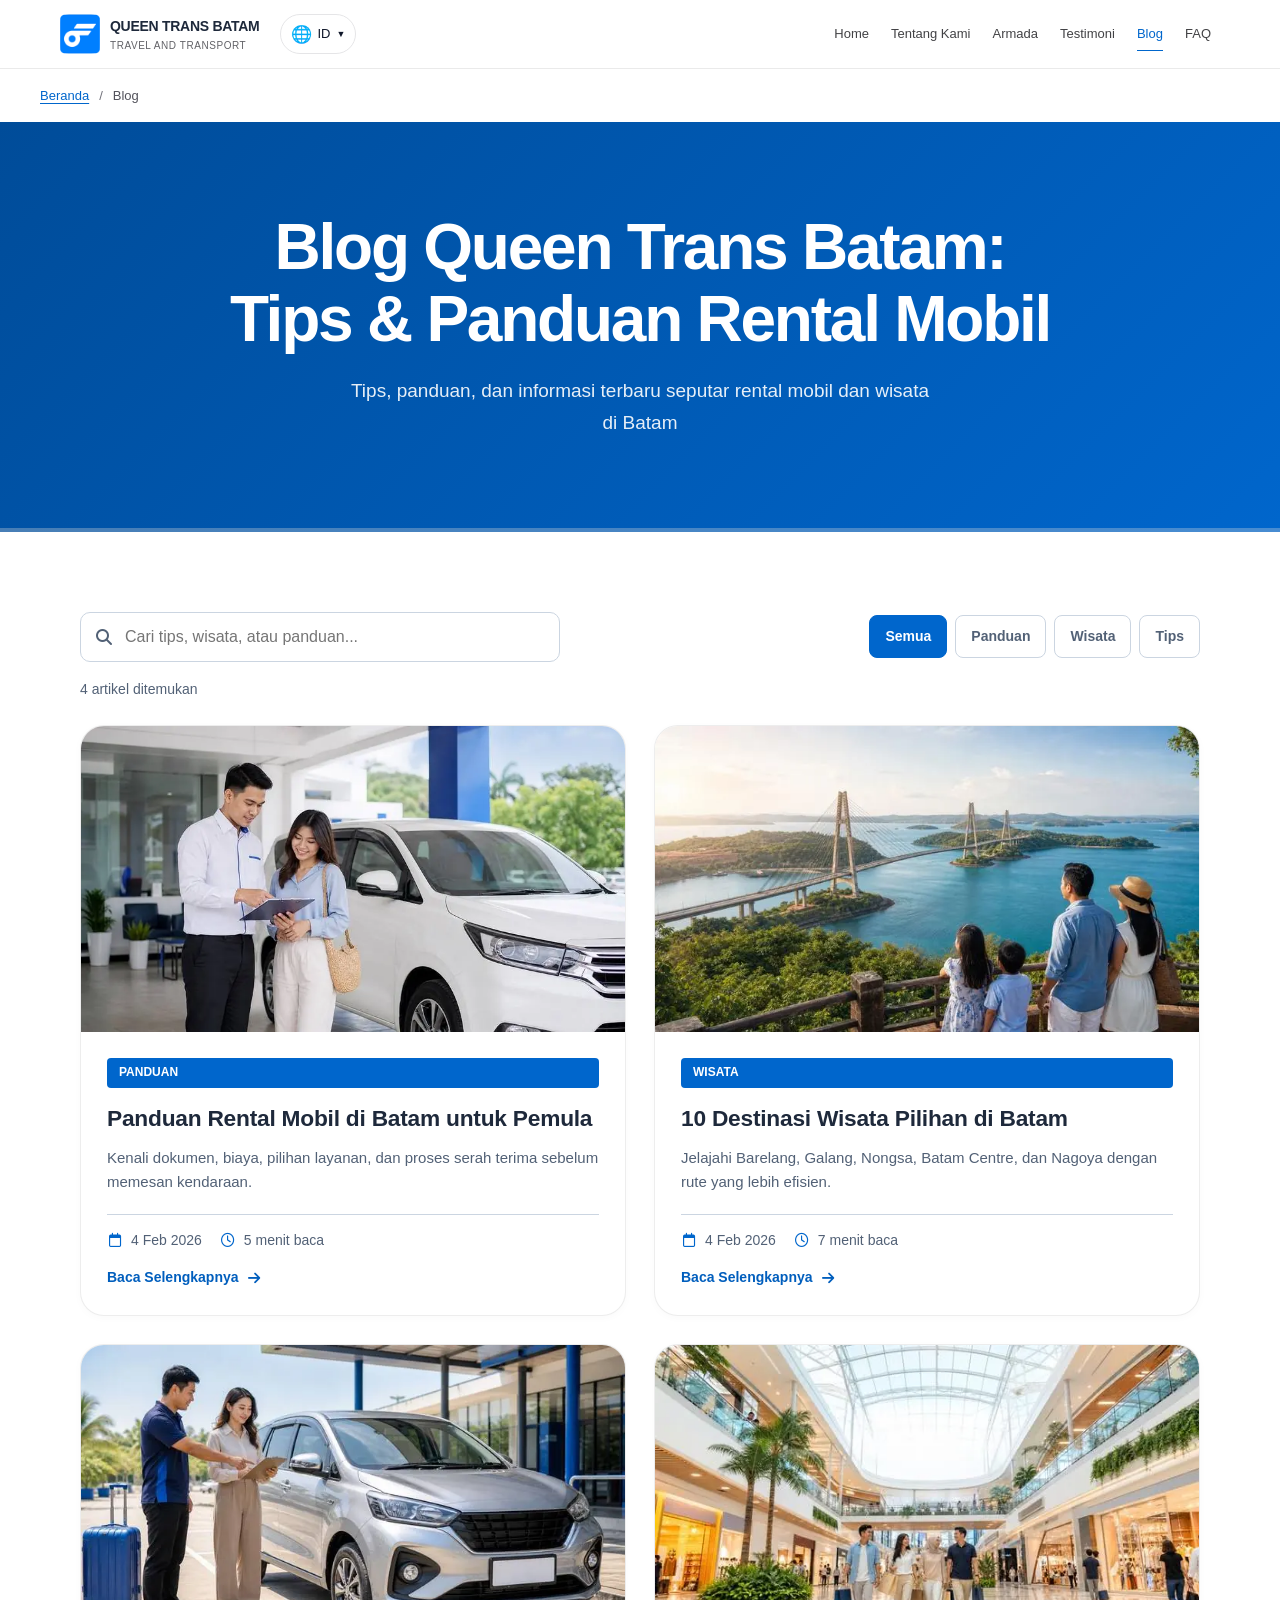
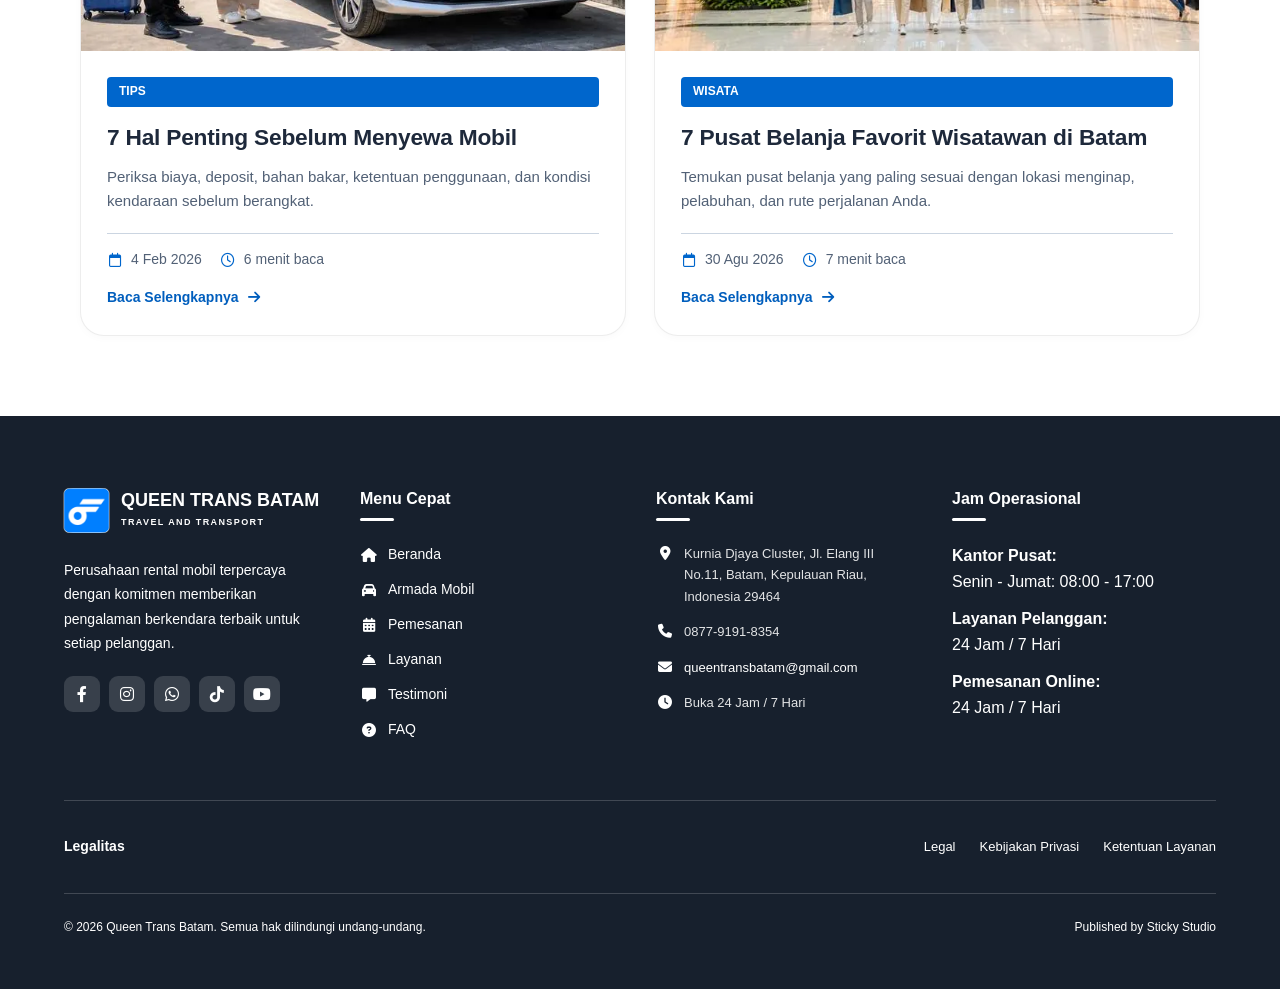
<file: blog.html>
<!doctype html>
<html lang="id">
  <head>
    <meta charset="UTF-8" />
    <meta name="viewport" content="width=device-width, initial-scale=1.0" />

    <!-- Primary Meta Tags -->
    <title>Panduan Rental Mobil &amp; Wisata Batam | Blog Queen Trans</title>




    <!-- Author & Publisher -->

    <meta name="publisher" content="Queen Trans Batam" />
    <meta name="copyright" content="Queen Trans Batam 2026" />
    <meta name="language" content="Indonesian" />
    <meta name="revisit-after" content="7 days" />
    <meta name="distribution" content="global" />
    <meta name="rating" content="general" />

    <!-- Robots Meta Tags -->


    <meta
      name="bingbot"
      content="index, follow, max-snippet:-1, max-image-preview:large, max-video-preview:-1"
    />

    <!-- Canonical URL -->


    <!-- Open Graph / Facebook Meta Tags -->










    <!-- Twitter Card Meta Tags -->






    <!-- Mobile Web App Meta Tags -->
    <meta name="mobile-web-app-capable" content="yes" />
    <meta name="apple-mobile-web-app-capable" content="yes" />
    <meta
      name="apple-mobile-web-app-status-bar-style"
      content="black-translucent"
    />
    <meta name="apple-mobile-web-app-title" content="Queen Trans Batam" />
    <meta name="application-name" content="Queen Trans Batam" />
    <meta name="theme-color" content="#007FFF" />

    <!-- Favicon & Icons -->
    <link
      rel="icon"
      type="image/png"
      href="image/logo-queen-rental-batam-murah.png"
    />
    <link rel="shortcut icon" href="image/logo-queen-rental-batam-murah.png" />
    <link
      rel="apple-touch-icon"
      href="image/logo-queen-rental-batam-murah.png"
    />
    <link
      rel="apple-touch-icon"
      sizes="180x180"
      href="image/logo-queen-rental-batam-murah.png"
    />

    <!-- External Resources -->


    <!-- Schema Breadcrumb -->


    <style>
      :root {
        --primary: #007fff;
        --primary-dark: #0066cc;
        --light: #f8fafc;
        --dark: #1e293b;
        --gray: #64748b;
        --gray-light: #cbd5e1;
        --radius: 10px;
        --shadow: 0 4px 6px -1px rgba(0, 127, 255, 0.1);
        --shadow-lg: 0 10px 15px -3px rgba(0, 127, 255, 0.1);
      }

      * {
        margin: 0;
        padding: 0;
        box-sizing: border-box;
      }

      body {
        font-family: "Inter", sans-serif;
        line-height: 1.6;
        color: var(--dark);
        background: #fff;
      }

      /* Header */
      header {
        background: white;
        box-shadow: 0 2px 15px rgba(0, 127, 255, 0.1);
        position: sticky;
        top: 0;
        z-index: 1000;
        padding: 12px 0;
        transition: all 0.3s ease;
      }

      .header-container {
        max-width: 1200px;
        margin: 0 auto;
        padding: 0 20px;
        display: flex;
        justify-content: space-between;
        align-items: center;
      }

      .logo {
        display: flex;
        align-items: center;
        gap: 12px;
        text-decoration: none;
      }

      .logo-icon {
        width: 45px;
        height: 45px;
        background: linear-gradient(135deg, var(--primary) 0%, #3399ff 100%);
        border-radius: 50%;
        display: flex;
        align-items: center;
        justify-content: center;
        color: white;
        font-size: 20px;
        box-shadow: 0 4px 10px rgba(0, 127, 255, 0.2);
      }

      .logo-icon img {
        width: 100%;
        height: 100%;
        object-fit: contain;
        display: block;
        transform: scale(1.14);
      }

      .logo-text .logo-heading {
        font-size: 18px;
        margin-bottom: 0;
        font-weight: 800;
        color: var(--dark);
        font-family: "Manrope", sans-serif;
        line-height: 1;
      }

      .logo-text p {
        font-size: 9px;
        color: var(--gray);
        margin-bottom: 0;
        letter-spacing: 1px;
        font-weight: 600;
      }

      header nav ul {
        display: flex;
        list-style: none;
        gap: 25px;
        margin: 0;
        padding: 0;
      }

      header nav a {
        color: var(--dark);
        text-decoration: none;
        font-weight: 600;
        transition: all 0.3s ease;
        font-size: 14px;
        position: relative;
        padding: 5px 0;
      }

      header nav a::after {
        content: "";
        position: absolute;
        bottom: 0;
        left: 0;
        width: 0;
        height: 2px;
        background: var(--primary);
        transition: width 0.3s ease;
      }

      header nav a:hover::after,
      header nav a.active::after {
        width: 100%;
      }

      header nav a:hover,
      header nav a.active {
        color: var(--primary);
      }

      .mobile-toggle {
        display: none;
        background: var(--light);
        border: none;
        width: 40px;
        height: 40px;
        border-radius: 8px;
        color: var(--primary);
        font-size: 20px;
        cursor: pointer;
        align-items: center;
        justify-content: center;
      }

      /* Hero */
      .blog-hero {
        background: linear-gradient(135deg, var(--primary) 0%, #3399ff 100%);
        padding: 80px 40px;
        text-align: center;
        color: white;
      }

      .blog-hero h1 {
        font-size: 3rem;
        margin-bottom: 20px;
        font-family: "Manrope", sans-serif;
      }

      .blog-hero p {
        font-size: 1.2rem;
        max-width: 600px;
        margin: 0 auto;
        opacity: 0.9;
      }

      /* Blog Grid */
      .blog-container {
        max-width: 1200px;
        margin: 80px auto;
        padding: 0 40px;
      }

      .blog-grid {
        display: grid;
        grid-template-columns: repeat(auto-fill, minmax(350px, 1fr));
        gap: 40px;
      }

      .blog-card {
        background: white;
        border-radius: var(--radius);
        box-shadow: var(--shadow);
        overflow: hidden;
        transition:
          transform 0.3s,
          box-shadow 0.3s;
        cursor: pointer;
      }

      .blog-card:hover {
        transform: translateY(-5px);
        box-shadow: var(--shadow-lg);
      }

      .blog-image {
        width: 100%;
        height: auto;
        aspect-ratio: 16 / 9;
        object-fit: cover;
      }

      .blog-content {
        padding: 25px;
      }

      .blog-category {
        display: inline-block;
        background: var(--primary);
        color: white;
        padding: 5px 12px;
        border-radius: 5px;
        font-size: 12px;
        font-weight: 600;
        margin-bottom: 15px;
        text-transform: uppercase;
      }

      .blog-title {
        font-size: 1.5rem;
        font-weight: 700;
        margin-bottom: 12px;
        color: var(--dark);
        font-family: "Manrope", sans-serif;
        line-height: 1.3;
      }

      .blog-excerpt {
        color: var(--gray);
        margin-bottom: 15px;
        font-size: 15px;
        line-height: 1.6;
      }

      .blog-meta {
        display: flex;
        align-items: center;
        gap: 15px;
        color: var(--gray);
        font-size: 14px;
        padding-top: 15px;
        border-top: 1px solid var(--gray-light);
      }

      .blog-meta i {
        color: var(--primary);
      }

      .read-more {
        display: inline-flex;
        align-items: center;
        gap: 8px;
        color: var(--primary);
        font-weight: 600;
        text-decoration: none;
        margin-top: 10px;
        transition: gap 0.3s;
      }

      .read-more:hover {
        gap: 12px;
      }

      /* Footer */
      footer {
        background: linear-gradient(145deg, var(--dark) 0%, #0f172a 100%);
        color: white;
        padding: 72px 0 28px;
        margin-top: 80px;
      }

      footer .container {
        max-width: 1200px;
        margin: 0 auto;
        padding: 0 24px;
      }

      .footer-grid {
        display: grid;
        grid-template-columns: 1.35fr 0.8fr 1.15fr 0.9fr;
        gap: 42px;
        margin-bottom: 46px;
        text-align: left;
      }

      .footer-col {
        min-width: 0;
      }

      .footer-logo-container {
        display: flex;
        align-items: center;
        gap: 12px;
      }

      .footer-h1 {
        color: white;
        font-family: "Manrope", sans-serif;
        font-size: 18px;
        font-weight: 800;
        line-height: 1.2;
      }

      .footer-logo-container .logo-text p {
        padding: 0;
        margin: 3px 0 0;
        color: rgba(255, 255, 255, 0.62);
        font-size: 9px;
        letter-spacing: 1.4px;
      }

      .footer-col > p {
        padding: 0;
        margin: 0;
        font-size: 14px;
        line-height: 1.75;
      }

      .footer-col h3 {
        position: relative;
        margin: 0 0 22px;
        padding-bottom: 11px;
        color: white;
        font-family: "Manrope", sans-serif;
        font-size: 16px;
        font-weight: 750;
      }

      .footer-col h3::after {
        content: "";
        position: absolute;
        bottom: 0;
        left: 0;
        width: 34px;
        height: 3px;
        background: var(--primary);
        border-radius: 999px;
      }

      .footer-links,
      .contact-info {
        margin: 0;
        padding: 0;
        list-style: none;
      }

      .footer-links li {
        margin-bottom: 12px;
      }

      .footer-links a {
        display: flex;
        align-items: center;
        gap: 10px;
        color: rgba(255, 255, 255, 0.76);
        font-size: 14px;
        text-decoration: none;
        transition: all 0.2s ease;
      }

      .footer-links a:hover {
        color: white;
        transform: translateX(3px);
      }

      .footer-links i,
      .contact-info i {
        width: 18px;
        flex: 0 0 18px;
        color: var(--primary);
        text-align: center;
      }

      .contact-info li {
        display: flex;
        align-items: flex-start;
        gap: 10px;
        margin-bottom: 14px;
        color: rgba(255, 255, 255, 0.76);
        font-size: 13.5px;
        line-height: 1.55;
      }

      .social-links {
        display: flex;
        flex-wrap: wrap;
        gap: 9px;
        margin-top: 20px;
      }

      .social-links a {
        display: inline-flex;
        align-items: center;
        justify-content: center;
        width: 36px;
        height: 36px;
        color: white;
        background: rgba(255, 255, 255, 0.1);
        border-radius: 9px;
        text-decoration: none;
        transition: all 0.2s ease;
      }

      .social-links a:hover {
        background: var(--primary);
        transform: translateY(-2px);
      }

      .footer-col p {
        padding: 0;
      }

      .footer-bottom {
        padding-top: 22px;
        border-top: 1px solid rgba(255, 255, 255, 0.12);
        text-align: center;
      }

      .footer-bottom p {
        margin: 0;
        padding: 0;
        color: rgba(255, 255, 255, 0.58);
        font-size: 12px;
        line-height: 1.5;
      }

      @media (min-width: 769px) and (max-width: 1024px) {
        .footer-grid {
          grid-template-columns: repeat(2, minmax(0, 1fr));
          gap: 36px;
        }
      }

      /* Responsive */
      @media (max-width: 768px) {
        .header-container {
          padding: 10px 20px;
        }

        .logo-icon {
          width: 35px;
          height: 35px;
          font-size: 16px;
        }

        .logo-text .logo-heading {
          font-size: 14px;
        }

        .logo-text p {
          font-size: 8px;
        }

        .mobile-toggle {
          display: flex;
        }

        header nav {
          position: absolute;
          top: 100%;
          left: 0;
          width: 100%;
          background: white;
          padding: 20px;
          box-shadow: 0 10px 20px rgba(0, 0, 0, 0.1);
          display: none;
          border-top: 1px solid var(--gray-light);
        }

        header nav.active {
          display: block;
        }

        header nav ul {
          flex-direction: column;
          gap: 5px;
        }

        header nav a {
          padding: 12px 15px;
          display: block;
          border-radius: 8px;
        }

        header nav a:hover,
        header nav a.active {
          background: var(--light);
        }

        .blog-hero {
          padding: 50px 20px;
        }

        .blog-hero h1 {
          font-size: 1.6rem;
          line-height: 1.2;
          margin-bottom: 15px;
        }

        .blog-hero p {
          font-size: 0.95rem;
          line-height: 1.5;
          max-width: 100%;
        }

        .blog-container {
          padding: 0 20px;
          margin: 40px auto;
        }

        .blog-grid {
          grid-template-columns: 1fr;
          gap: 25px;
        }

        .blog-title {
          font-size: 1.3rem;
        }

        footer {
          padding: 52px 0 24px;
          margin-top: 52px;
        }

        footer p {
          padding: 0;
          font-size: 10px !important;
          line-height: 1.4 !important;
          opacity: 0.8 !important;
        }

        .footer-grid {
          grid-template-columns: 1fr;
          gap: 30px;
          margin-bottom: 34px;
        }

        .footer-col h3 {
          margin-bottom: 16px;
        }
      }

      @media (min-width: 769px) and (max-width: 1024px) {
        header nav ul {
          gap: 20px;
        }

        header nav a {
          font-size: 14px;
        }
      }
    </style>
    <link rel="stylesheet" href="assets/generated/responsive.min.css?v=619e0d9ffc70" />
    <link rel="stylesheet" href="assets/generated/ui-refinement.min.css?v=25f3fc9a3689" />
    <link rel="stylesheet" href="assets/generated/blog-enhancements.min.css?v=cbfd2cd06243" />
    <link rel="stylesheet" href="assets/generated/design-system.min.css?v=84d5bcba7429" />
    <link rel="stylesheet" href="assets/generated/apple-refinement.min.css?v=3c83c7e3f7c4" />

    <!-- Canonical metadata and source-grounded structured data. -->
    <link rel="canonical" href="https://queentransbatam.com/blog.html" />
    <meta name="description" content="Baca panduan rental mobil Batam, persiapan sewa lepas kunci, pilihan tempat wisata, dan pusat belanja untuk merencanakan perjalanan bersama Queen Trans." />
    <meta name="robots" content="index, follow, max-image-preview:large, max-snippet:-1, max-video-preview:-1" />
    <meta name="author" content="Queen Trans Batam" />
    <meta property="og:type" content="website" />
    <meta property="og:site_name" content="Queen Trans Batam" />
    <meta property="og:locale" content="id_ID" />
    <meta property="og:title" content="Panduan Rental Mobil &amp; Wisata Batam | Blog Queen Trans" />
    <meta property="og:description" content="Baca panduan rental mobil Batam, persiapan sewa lepas kunci, pilihan tempat wisata, dan pusat belanja untuk merencanakan perjalanan bersama Queen Trans." />
    <meta property="og:url" content="https://queentransbatam.com/blog.html" />
    <meta property="og:image" content="https://queentransbatam.com/image/hero-batam-welcome.jpg?v=20260930-50kb" />
    <meta property="og:image:width" content="680" />
    <meta property="og:image:height" content="680" />
    <meta property="og:image:alt" content="Queen Trans Batam — layanan rental mobil di Batam" />
    <meta name="twitter:card" content="summary_large_image" />
    <meta name="twitter:title" content="Panduan Rental Mobil &amp; Wisata Batam | Blog Queen Trans" />
    <meta name="twitter:description" content="Baca panduan rental mobil Batam, persiapan sewa lepas kunci, pilihan tempat wisata, dan pusat belanja untuk merencanakan perjalanan bersama Queen Trans." />
    <meta name="twitter:image" content="https://queentransbatam.com/image/hero-batam-welcome.jpg?v=20260930-50kb" />
    <meta name="twitter:image:alt" content="Queen Trans Batam — layanan rental mobil di Batam" />
    <script type="application/ld+json">
{
  "@context": "https://schema.org",
  "@graph": [
    {
      "@type": "AutoRental",
      "@id": "https://queentransbatam.com/#business",
      "name": "Queen Trans Batam",
      "legalName": "PT Queen Trans Utama",
      "url": "https://queentransbatam.com/",
      "description": "Layanan rental mobil lepas kunci, kendaraan dengan pengemudi, antar-jemput bandara dan pelabuhan, serta transportasi rombongan di Batam.",
      "logo": "https://queentransbatam.com/image/logo-queen-rental-batam-murah.png",
      "image": "https://queentransbatam.com/image/hero-queen-trans.jpg?v=20260930-50kb",
      "telephone": "+62-877-9191-8354",
      "email": "queentransbatam@gmail.com",
      "address": {
        "@type": "PostalAddress",
        "streetAddress": "Kurnia Djaya Cluster, Jl. Elang III No.11",
        "addressLocality": "Batam",
        "addressRegion": "Kepulauan Riau",
        "postalCode": "29464",
        "addressCountry": "ID"
      },
      "areaServed": {
        "@type": "City",
        "name": "Batam"
      },
      "contactPoint": {
        "@type": "ContactPoint",
        "telephone": "+62-877-9191-8354",
        "contactType": "Informasi dan pemesanan",
        "areaServed": "Batam",
        "hoursAvailable": {
          "@type": "OpeningHoursSpecification",
          "dayOfWeek": [
            "Monday",
            "Tuesday",
            "Wednesday",
            "Thursday",
            "Friday",
            "Saturday",
            "Sunday"
          ],
          "opens": "00:00",
          "closes": "23:59"
        }
      }
    },
    {
      "@type": "WebSite",
      "@id": "https://queentransbatam.com/#website",
      "url": "https://queentransbatam.com/",
      "name": "Queen Trans Batam",
      "inLanguage": "id-ID",
      "publisher": {
        "@id": "https://queentransbatam.com/#business"
      }
    },
    {
      "@type": "BreadcrumbList",
      "@id": "https://queentransbatam.com/blog.html#breadcrumb",
      "itemListElement": [
        {
          "@type": "ListItem",
          "position": 1,
          "name": "Beranda",
          "item": "https://queentransbatam.com/"
        },
        {
          "@type": "ListItem",
          "position": 2,
          "name": "Blog",
          "item": "https://queentransbatam.com/blog.html"
        }
      ]
    },
    {
      "@type": "CollectionPage",
      "@id": "https://queentransbatam.com/blog.html#webpage",
      "url": "https://queentransbatam.com/blog.html",
      "name": "Panduan Rental Mobil & Wisata Batam | Blog Queen Trans",
      "description": "Baca panduan rental mobil Batam, persiapan sewa lepas kunci, pilihan tempat wisata, dan pusat belanja untuk merencanakan perjalanan bersama Queen Trans.",
      "inLanguage": "id-ID",
      "isPartOf": {
        "@id": "https://queentransbatam.com/#website"
      },
      "about": {
        "@id": "https://queentransbatam.com/#business"
      },
      "primaryImageOfPage": {
        "@type": "ImageObject",
        "url": "https://queentransbatam.com/image/hero-batam-welcome.jpg?v=20260930-50kb",
        "width": 680,
        "height": 680
      },
      "breadcrumb": {
        "@id": "https://queentransbatam.com/blog.html#breadcrumb"
      },
      "mainEntity": {
        "@type": "ItemList",
        "itemListElement": [
          {
            "@type": "ListItem",
            "position": 1,
            "url": "https://queentransbatam.com/blog/panduan-rental-mobil-batam.html",
            "name": "Panduan Menyewa Mobil di Batam untuk Pertama Kali"
          },
          {
            "@type": "ListItem",
            "position": 2,
            "url": "https://queentransbatam.com/blog/tips-sewa-mobil-lepas-kunci.html",
            "name": "7 Hal yang Perlu Diperiksa Sebelum Sewa Mobil Lepas Kunci"
          },
          {
            "@type": "ListItem",
            "position": 3,
            "url": "https://queentransbatam.com/blog/tempat-wisata-batam.html",
            "name": "10 Tempat yang Bisa Dikunjungi Saat Berada di Batam"
          },
          {
            "@type": "ListItem",
            "position": 4,
            "url": "https://queentransbatam.com/blog/mall-populer-di-batam.html",
            "name": "7 Pusat Belanja Favorit Wisatawan di Batam"
          }
        ]
      }
    }
  ]
}
    </script>
    <link rel="stylesheet" href="assets/generated/seo-content.min.css?v=5b78ef763846" />
    <link rel="stylesheet" href="assets/icons/icons.css?v=20261028-1" />
  </head>

  <body>
    <!-- Header -->
    <header>
      <div class="header-container container">
        <a href="index.html" class="logo">
          <div class="logo-icon">
            <img width="500" height="500"
              loading="eager"
              src="image/logo-queen-120.webp"
              alt="Queen Trans Batam Logo"
            />
          </div>
          <div class="logo-text">
            <span class="logo-heading">QUEEN TRANS BATAM</span>
            <p>TRAVEL AND TRANSPORT</p>
          </div>
        </a>
        <button
          class="mobile-toggle"
          type="button"
          aria-label="Buka menu navigasi"
          aria-expanded="false"
        >
          <i class="fas fa-bars"></i>
        </button>
        <nav>
          <ul>
            <li><a href="index.html">Home</a></li>
            <li><a href="tentang-kami.html">Tentang Kami</a></li>
            <li><a href="index.html#cars">Armada</a></li>
            <li><a href="testimoni.html">Testimoni</a></li>
            <li><a href="blog.html" class="active">Blog</a></li>
            <li><a href="faq.html">FAQ</a></li>
          </ul>
        </nav>
      </div>
    </header>
    <div class="container"><nav class="site-breadcrumb" aria-label="Jejak halaman"><ol><li><a href="index.html">Beranda</a></li><li><span aria-current="page">Blog</span></li></ol></nav></div>

    <!-- Hero -->
    <section class="blog-hero">
      <h1>Blog Queen Trans Batam: Tips & Panduan Rental Mobil</h1>
      <p>
        Tips, panduan, dan informasi terbaru seputar rental mobil dan wisata di
        Batam
      </p>
    </section>

    <!-- Blog Grid -->
    <main class="blog-container" id="artikel">
      <div class="blog-tools" aria-label="Pencarian dan kategori artikel">
        <div class="blog-search">
          <label class="sr-only" for="blogSearch">Cari artikel</label>
          <i class="fas fa-search" aria-hidden="true"></i>
          <input
            id="blogSearch"
            type="search"
            placeholder="Cari tips, wisata, atau panduan..."
            autocomplete="off"
          />
          <button
            class="blog-search-clear"
            type="button"
            aria-label="Hapus pencarian"
          >
            <i class="fas fa-times" aria-hidden="true"></i>
          </button>
        </div>
        <div class="blog-filters" aria-label="Filter kategori">
          <button
            class="blog-filter is-active"
            type="button"
            data-category="semua"
            aria-pressed="true"
          >
            Semua
          </button>
          <button
            class="blog-filter"
            type="button"
            data-category="panduan"
            aria-pressed="false"
          >
            Panduan
          </button>
          <button
            class="blog-filter"
            type="button"
            data-category="wisata"
            aria-pressed="false"
          >
            Wisata
          </button>
          <button
            class="blog-filter"
            type="button"
            data-category="tips"
            aria-pressed="false"
          >
            Tips
          </button>
        </div>
      </div>
      <p
        class="blog-results-summary"
        id="blogResultsSummary"
        aria-live="polite"
      >
        4 artikel ditemukan
      </p>
      <div class="blog-grid">
        <!-- Article 1 -->
        <article
          class="blog-card"
          data-category="panduan"
          data-search="panduan rental mobil batam pemula pemesanan syarat memilih mobil"
        >
          <img
            loading="eager" fetchpriority="high"
            src="image/blog-rental-pemula-2026.webp?v=20260930-50kb"
            alt="Proses serah terima rental mobil untuk wisatawan di Batam"
            class="blog-image"
            width="400"
            height="225"
          />
          <div class="blog-content">
            <span class="blog-category">Panduan</span>
            <h2 class="blog-title">
              <a href="blog/panduan-rental-mobil-batam.html"
                >Panduan Rental Mobil di Batam untuk Pemula</a
              >
            </h2>
            <p class="blog-excerpt">
              Kenali dokumen, biaya, pilihan layanan, dan proses serah terima
              sebelum memesan kendaraan.
            </p>
            <div class="blog-meta">
              <span><i class="far fa-calendar"></i> 4 Feb 2026</span>
              <span><i class="far fa-clock"></i> 5 menit baca</span>
            </div>
            <a href="blog/panduan-rental-mobil-batam.html" class="read-more">
              Baca Selengkapnya <i class="fas fa-arrow-right"></i>
            </a>
          </div>
        </article>

        <!-- Article 2 -->
        <article
          class="blog-card"
          data-category="wisata"
          data-search="tempat wisata batam jembatan barelang pantai nongsa destinasi"
        >
          <img
            loading="lazy"
            src="image/blog-wisata-batam-2026.webp?v=20260930-50kb"
            alt="Keluarga menikmati panorama Jembatan Barelang di Batam"
            class="blog-image"
            width="400"
            height="225"
          />
          <div class="blog-content">
            <span class="blog-category">Wisata</span>
            <h2 class="blog-title">
              <a href="blog/tempat-wisata-batam.html"
                >10 Destinasi Wisata Pilihan di Batam</a
              >
            </h2>
            <p class="blog-excerpt">
              Jelajahi Barelang, Galang, Nongsa, Batam Centre, dan Nagoya dengan
              rute yang lebih efisien.
            </p>
            <div class="blog-meta">
              <span><i class="far fa-calendar"></i> 4 Feb 2026</span>
              <span><i class="far fa-clock"></i> 7 menit baca</span>
            </div>
            <a href="blog/tempat-wisata-batam.html" class="read-more">
              Baca Selengkapnya <i class="fas fa-arrow-right"></i>
            </a>
          </div>
        </article>
        <!-- Article 3 -->
        <article
          class="blog-card"
          data-category="tips"
          data-search="tips hemat sewa mobil lepas kunci batam murah biaya"
        >
          <img
            loading="lazy"
            src="image/blog-checklist-rental-2026.webp?v=20260930-50kb"
            alt="Pemeriksaan kendaraan sebelum memulai perjalanan di Batam"
            class="blog-image"
            width="400"
            height="225"
          />
          <div class="blog-content">
            <span class="blog-category">Tips</span>
            <h2 class="blog-title">
              <a href="blog/tips-sewa-mobil-lepas-kunci.html"
                >7 Hal Penting Sebelum Menyewa Mobil</a
              >
            </h2>
            <p class="blog-excerpt">
              Periksa biaya, deposit, bahan bakar, ketentuan penggunaan, dan
              kondisi kendaraan sebelum berangkat.
            </p>
            <div class="blog-meta">
              <span><i class="far fa-calendar"></i> 4 Feb 2026</span>
              <span><i class="far fa-clock"></i> 6 menit baca</span>
            </div>
            <a href="blog/tips-sewa-mobil-lepas-kunci.html" class="read-more">
              Baca Selengkapnya <i class="fas fa-arrow-right"></i>
            </a>
          </div>
        </article>

        <!-- Article 4 -->
        <article
          class="blog-card"
          data-category="wisata"
          data-search="mall pusat perbelanjaan wisata belanja batam k square mega mall one batam grand batam dc mall bcs mall botania 2"
        >
          <img
            loading="lazy"
            src="image/mall-batam-wisatawan.webp?v=20260930-50kb"
            alt="Mall di Batam yang sering dikunjungi wisatawan"
            class="blog-image"
            width="400"
            height="225"
          />
          <div class="blog-content">
            <span class="blog-category">Wisata</span>
            <h2 class="blog-title">
              <a href="blog/mall-populer-di-batam.html"
                >7 Pusat Belanja Favorit Wisatawan di Batam</a
              >
            </h2>
            <p class="blog-excerpt">
              Temukan pusat belanja yang paling sesuai dengan lokasi menginap,
              pelabuhan, dan rute perjalanan Anda.
            </p>
            <div class="blog-meta">
              <span><i class="far fa-calendar"></i> 30 Agu 2026</span>
              <span><i class="far fa-clock"></i> 7 menit baca</span>
            </div>
            <a href="blog/mall-populer-di-batam.html" class="read-more">
              Baca Selengkapnya <i class="fas fa-arrow-right"></i>
            </a>
          </div>
        </article>
      </div>
      <section class="blog-empty" id="blogEmpty" aria-live="polite">
        <i class="far fa-folder-open" aria-hidden="true"></i>
        <h2>Artikel tidak ditemukan</h2>
        <p>Coba gunakan kata kunci atau kategori lain.</p>
      </section>
    </main>

    <!-- Footer -->
    <footer id="contact">
      <div class="container">
        <div class="footer-grid">
          <div class="footer-col">
            <div class="logo footer-logo-container" style="margin-bottom: 25px">
              <div class="logo-icon">
                <img width="500" height="500"
                  loading="eager"
                  src="image/logo-queen-120.webp"
                  alt="Queen Trans Batam Logo"
                  class="footer-logo-img"
                />
              </div>
              <div class="logo-text">
                <div class="footer-h1">QUEEN TRANS BATAM</div>
                <p>TRAVEL AND TRANSPORT</p>
              </div>
            </div>
            <p style="color: rgba(255, 255, 255, 0.8)">
              Perusahaan rental mobil terpercaya dengan komitmen memberikan
              pengalaman berkendara terbaik untuk setiap pelanggan.
            </p>
            <div class="social-links">
              <a
                href="https://www.facebook.com/share/184ou9HCNd/?mibextid=wwXIfr"
                 aria-label="Facebook"><i class="fab fa-facebook-f"></i
              ></a>
              <a href="https://www.instagram.com/queentrans.batam"
                 aria-label="Instagram"><i class="fab fa-instagram"></i
              ></a>
              <a href="https://wa.me/6287791918354"
                 aria-label="WhatsApp"><i class="fab fa-whatsapp"></i
              ></a>
              <a
                href="https://www.tiktok.com/@queentransutama?_r=1&_t=ZS-937dnpx5Brg"
                 aria-label="TikTok"><i class="fab fa-tiktok"></i
              ></a>
              <a href="https://www.youtube.com/@queentransbatam"
                 aria-label="YouTube"><i class="fab fa-youtube"></i
              ></a>
            </div>
          </div>
          <div class="footer-col">
            <h3>Menu Cepat</h3>
            <ul class="footer-links">
              <li>
                <a href="index.html"><i class="fas fa-home"></i> Beranda</a>
              </li>
              <li>
                <a href="index.html#cars"
                  ><i class="fas fa-car"></i> Armada Mobil</a
                >
              </li>
              <li>
                <a href="index.html#booking"
                  ><i class="fas fa-calendar-alt"></i> Pemesanan</a
                >
              </li>
              <li>
                <a href="index.html#services"
                  ><i class="fas fa-concierge-bell"></i> Layanan</a
                >
              </li>
              <li>
                <a href="testimoni.html"
                  ><i class="fas fa-comment-alt"></i> Testimoni</a
                >
              </li>
              <li>
                <a href="faq.html"
                  ><i class="fas fa-question-circle"></i> FAQ</a
                >
              </li>
            </ul>
          </div>

          <div class="footer-col">
            <h3>Kontak Kami</h3>
            <ul class="contact-info">
              <li>
                <i class="fas fa-map-marker-alt"></i>
                <div>
                  Kurnia Djaya Cluster, Jl. Elang III No.11, Batam, Kepulauan Riau, Indonesia 29464
                </div>
              </li>
              <li>
                <i class="fas fa-phone"></i>
                <div>0877-9191-8354</div>
              </li>
              <li>
                <i class="fas fa-envelope"></i>
                <a class="footer-email" href="mailto:queentransbatam@gmail.com">queentransbatam<wbr>@gmail.com</a>
              </li>
              <li>
                <i class="fas fa-clock"></i>
                <div>Buka 24 Jam / 7 Hari</div>
              </li>
            </ul>
          </div>

          <div class="footer-col">
            <h3>Jam Operasional</h3>
            <div style="color: rgba(255, 255, 255, 0.8)">
              <p style="margin-bottom: 10px">
                <strong>Kantor Pusat:</strong><br />Senin - Jumat: 08:00 - 17:00
              </p>
              <p style="margin-bottom: 10px">
                <strong>Layanan Pelanggan:</strong><br />24 Jam / 7 Hari
              </p>
              <p><strong>Pemesanan Online:</strong><br />24 Jam / 7 Hari</p>
            </div>
          </div>
        </div>


      </div>
    <div class="container"><nav class="legal-navigation" aria-label="Legalitas"><h2>Legalitas</h2><ul>
<li><a href="tentang-kami.html#legalitas">Legal</a></li>
<li><a href="kebijakan-privasi.html">Kebijakan Privasi</a></li>
<li><a href="ketentuan-layanan.html">Ketentuan Layanan</a></li>
</ul></nav></div>
<div class="container"><div class="footer-copyright">
<p>
            &copy; 2026 Queen Trans Batam. Semua hak dilindungi undang-undang.
          </p>
<p class="footer-credit">Published by Sticky Studio</p>
</div></div>
</footer>
    <script defer data-language-src="assets/generated/lang.min.js?v=f89869118d1f" src="assets/generated/language-switcher.min.js?v=96b76ef8d918"></script>
    <script defer src="assets/generated/smooth-scroll.min.js?v=22284ad80c1b"></script>
    <script defer src="assets/generated/blog-enhancements.min.js?v=1630c6834515"></script>
  </body>
</html>
</file>
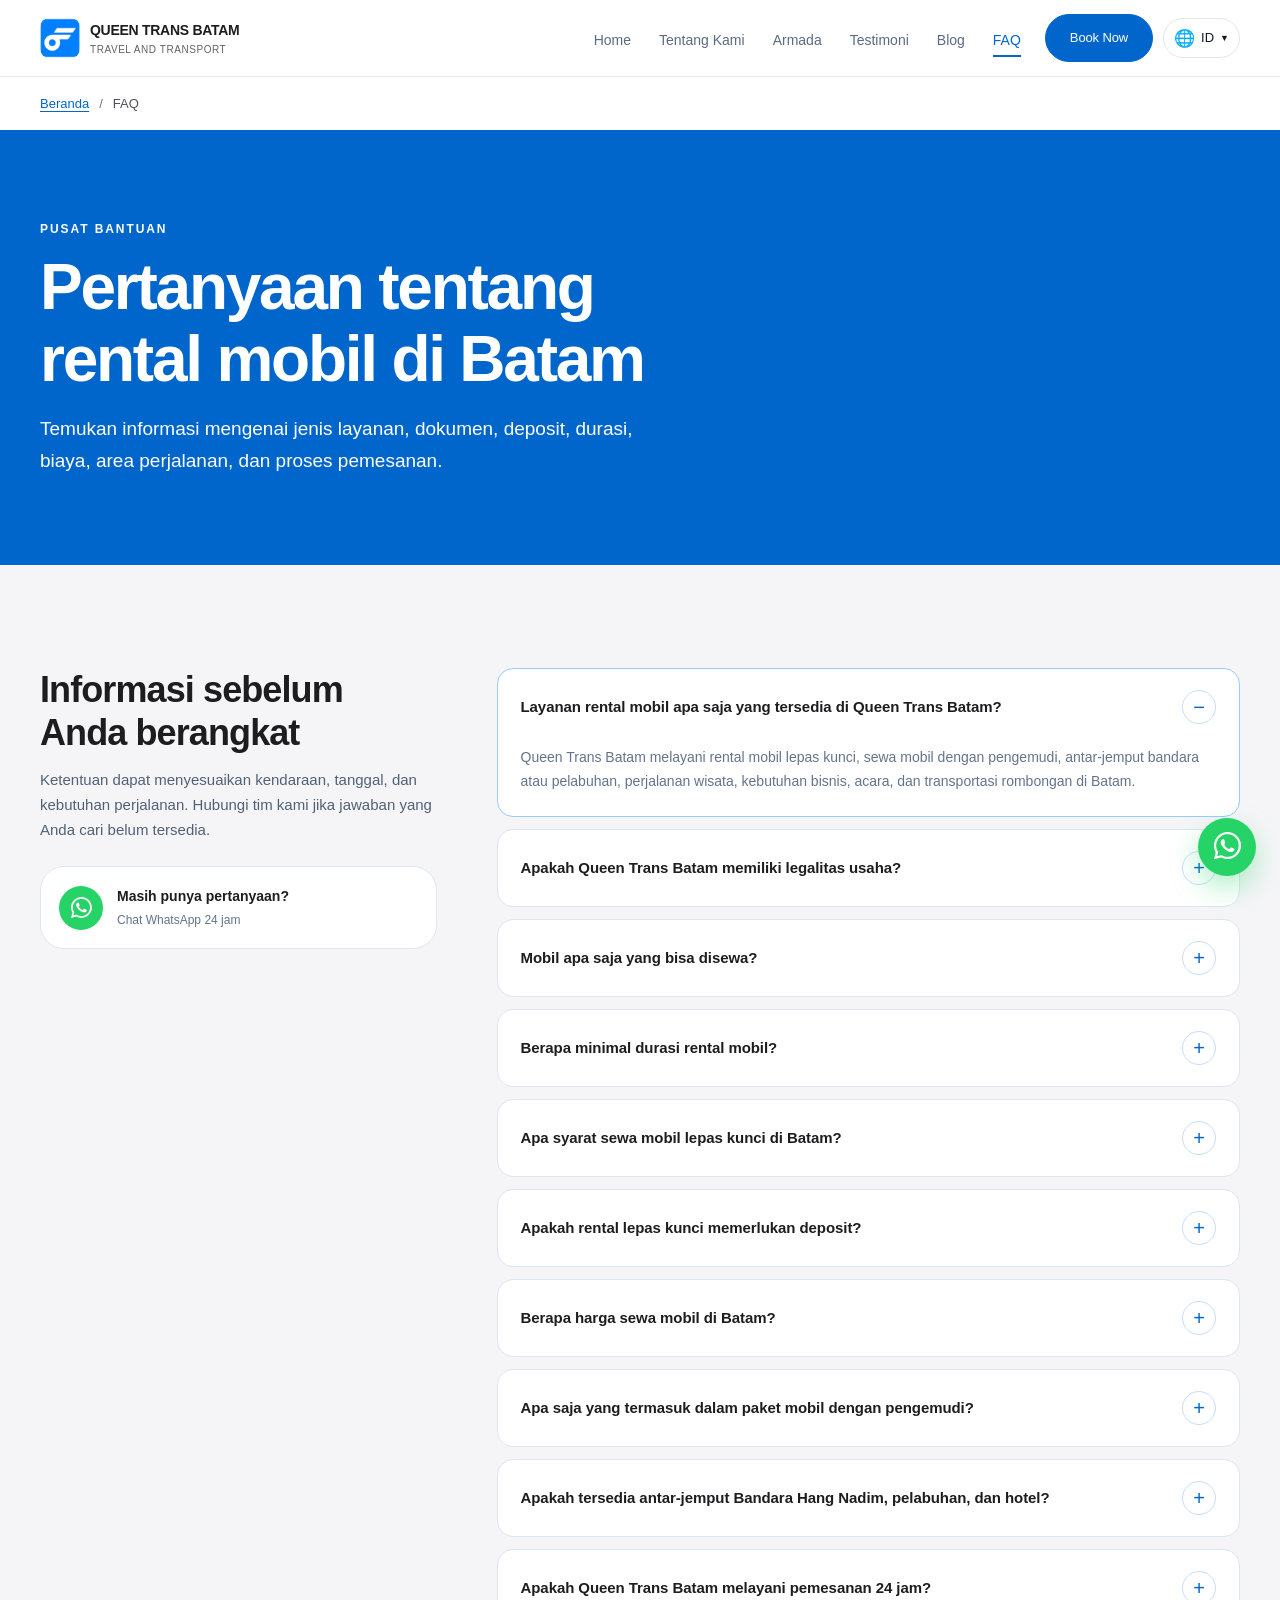
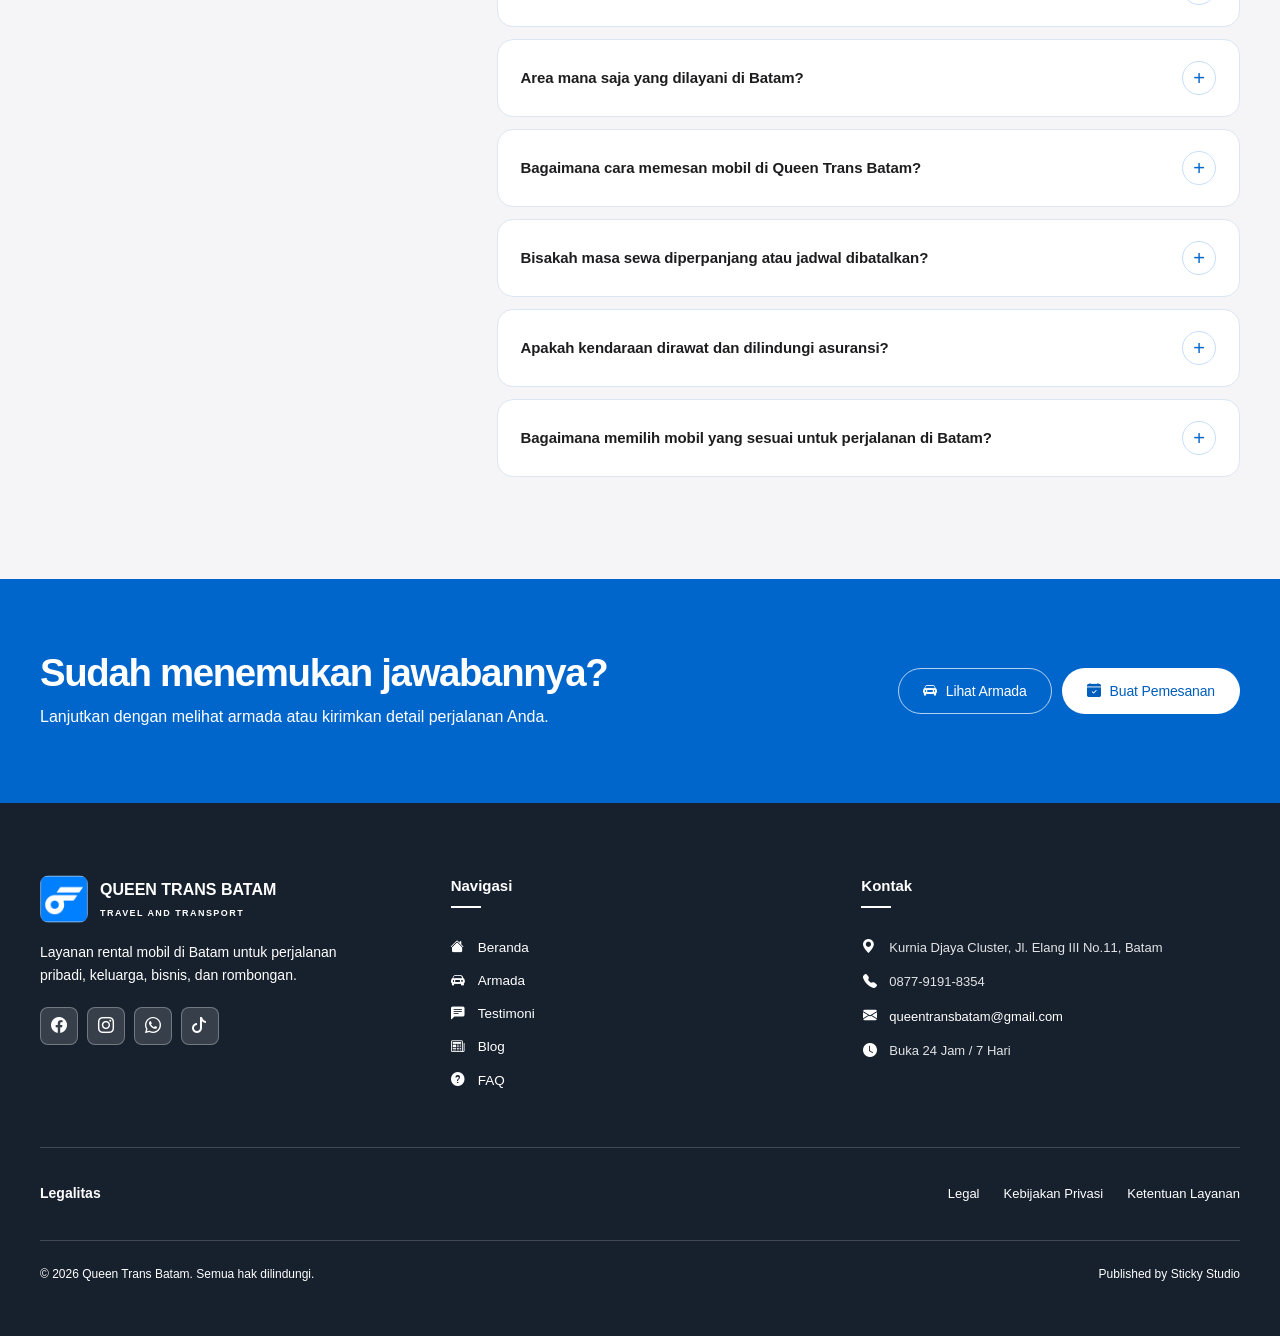
<file: faq.html>
<!doctype html>
<html lang="id">
  <head>
    <meta charset="UTF-8" />
    <meta name="viewport" content="width=device-width, initial-scale=1.0" />
    <title>FAQ Rental Mobil Batam: Syarat, Harga &amp; Deposit | Queen Trans</title>
















    <link
      rel="icon"
      type="image/png"
      href="image/logo-queen-rental-batam-murah.png"
    />

    <link rel="stylesheet" href="assets/generated/responsive.min.css?v=619e0d9ffc70" />
    <link rel="stylesheet" href="assets/generated/ui-refinement.min.css?v=25f3fc9a3689" />
    <link rel="stylesheet" href="assets/generated/faq-page.min.css?v=6cf83b1cf413" />
    <link rel="stylesheet" href="assets/generated/design-system.min.css?v=84d5bcba7429" />


    <link rel="stylesheet" href="assets/generated/apple-refinement.min.css?v=3c83c7e3f7c4" />

    <!-- Canonical metadata and source-grounded structured data. -->
    <link rel="canonical" href="https://queentransbatam.com/faq.html" />
    <meta name="description" content="Temukan jawaban tentang syarat rental mobil Batam, harga, deposit, durasi, layanan pengemudi, penjemputan bandara, dan pemesanan Queen Trans." />
    <meta name="robots" content="index, follow, max-image-preview:large, max-snippet:-1, max-video-preview:-1" />
    <meta name="author" content="Queen Trans Batam" />
    <meta property="og:type" content="website" />
    <meta property="og:site_name" content="Queen Trans Batam" />
    <meta property="og:locale" content="id_ID" />
    <meta property="og:title" content="FAQ Rental Mobil Batam: Syarat, Harga &amp; Deposit | Queen Trans" />
    <meta property="og:description" content="Temukan jawaban tentang syarat rental mobil Batam, harga, deposit, durasi, layanan pengemudi, penjemputan bandara, dan pemesanan Queen Trans." />
    <meta property="og:url" content="https://queentransbatam.com/faq.html" />
    <meta property="og:image" content="https://queentransbatam.com/image/hero-queen-trans.jpg?v=20260930-50kb" />
    <meta property="og:image:width" content="982" />
    <meta property="og:image:height" content="553" />
    <meta property="og:image:alt" content="Queen Trans Batam — layanan rental mobil di Batam" />
    <meta name="twitter:card" content="summary_large_image" />
    <meta name="twitter:title" content="FAQ Rental Mobil Batam: Syarat, Harga &amp; Deposit | Queen Trans" />
    <meta name="twitter:description" content="Temukan jawaban tentang syarat rental mobil Batam, harga, deposit, durasi, layanan pengemudi, penjemputan bandara, dan pemesanan Queen Trans." />
    <meta name="twitter:image" content="https://queentransbatam.com/image/hero-queen-trans.jpg?v=20260930-50kb" />
    <meta name="twitter:image:alt" content="Queen Trans Batam — layanan rental mobil di Batam" />
    <script type="application/ld+json">
{
  "@context": "https://schema.org",
  "@graph": [
    {
      "@type": "AutoRental",
      "@id": "https://queentransbatam.com/#business",
      "name": "Queen Trans Batam",
      "legalName": "PT Queen Trans Utama",
      "url": "https://queentransbatam.com/",
      "description": "Layanan rental mobil lepas kunci, kendaraan dengan pengemudi, antar-jemput bandara dan pelabuhan, serta transportasi rombongan di Batam.",
      "logo": "https://queentransbatam.com/image/logo-queen-rental-batam-murah.png",
      "image": "https://queentransbatam.com/image/hero-queen-trans.jpg?v=20260930-50kb",
      "telephone": "+62-877-9191-8354",
      "email": "queentransbatam@gmail.com",
      "address": {
        "@type": "PostalAddress",
        "streetAddress": "Kurnia Djaya Cluster, Jl. Elang III No.11",
        "addressLocality": "Batam",
        "addressRegion": "Kepulauan Riau",
        "postalCode": "29464",
        "addressCountry": "ID"
      },
      "areaServed": {
        "@type": "City",
        "name": "Batam"
      },
      "contactPoint": {
        "@type": "ContactPoint",
        "telephone": "+62-877-9191-8354",
        "contactType": "Informasi dan pemesanan",
        "areaServed": "Batam",
        "hoursAvailable": {
          "@type": "OpeningHoursSpecification",
          "dayOfWeek": [
            "Monday",
            "Tuesday",
            "Wednesday",
            "Thursday",
            "Friday",
            "Saturday",
            "Sunday"
          ],
          "opens": "00:00",
          "closes": "23:59"
        }
      }
    },
    {
      "@type": "WebSite",
      "@id": "https://queentransbatam.com/#website",
      "url": "https://queentransbatam.com/",
      "name": "Queen Trans Batam",
      "inLanguage": "id-ID",
      "publisher": {
        "@id": "https://queentransbatam.com/#business"
      }
    },
    {
      "@type": "BreadcrumbList",
      "@id": "https://queentransbatam.com/faq.html#breadcrumb",
      "itemListElement": [
        {
          "@type": "ListItem",
          "position": 1,
          "name": "Beranda",
          "item": "https://queentransbatam.com/"
        },
        {
          "@type": "ListItem",
          "position": 2,
          "name": "FAQ",
          "item": "https://queentransbatam.com/faq.html"
        }
      ]
    },
    {
      "@type": "FAQPage",
      "@id": "https://queentransbatam.com/faq.html#webpage",
      "url": "https://queentransbatam.com/faq.html",
      "name": "FAQ Rental Mobil Batam: Syarat, Harga & Deposit | Queen Trans",
      "description": "Temukan jawaban tentang syarat rental mobil Batam, harga, deposit, durasi, layanan pengemudi, penjemputan bandara, dan pemesanan Queen Trans.",
      "inLanguage": "id-ID",
      "isPartOf": {
        "@id": "https://queentransbatam.com/#website"
      },
      "about": {
        "@id": "https://queentransbatam.com/#business"
      },
      "primaryImageOfPage": {
        "@type": "ImageObject",
        "url": "https://queentransbatam.com/image/hero-queen-trans.jpg?v=20260930-50kb",
        "width": 982,
        "height": 553
      },
      "breadcrumb": {
        "@id": "https://queentransbatam.com/faq.html#breadcrumb"
      },
      "mainEntity": [
        {
          "@type": "Question",
          "name": "Layanan rental mobil apa saja yang tersedia di Queen Trans\n                  Batam?",
          "acceptedAnswer": {
            "@type": "Answer",
            "text": "Queen Trans Batam melayani rental mobil lepas kunci, sewa\n                  mobil dengan pengemudi, antar-jemput bandara atau pelabuhan,\n                  perjalanan wisata, kebutuhan bisnis, acara, dan transportasi\n                  rombongan di Batam."
          }
        },
        {
          "@type": "Question",
          "name": "Apakah Queen Trans Batam memiliki legalitas usaha?",
          "acceptedAnswer": {
            "@type": "Answer",
            "text": "Ya. Legalitas usaha Queen Trans Batam tercatat dengan nomor\n                    berikut: Nomor Induk Berusaha (NIB) 2808260093447 Nomor AHU AHU-A117299.AH.01.30.Tahun 2026 Sertifikat Standar Perizinan Berusaha Berbasis Risiko 28082600934470001 Lihat profil dan legalitas lengkap"
          }
        },
        {
          "@type": "Question",
          "name": "Mobil apa saja yang bisa disewa?",
          "acceptedAnswer": {
            "@type": "Answer",
            "text": "Pilihan armada mencakup city car, MPV, SUV, mobil premium,\n                  HiAce, dan bus medium. Ketersediaan unit perlu dikonfirmasi\n                  sesuai tanggal sewa."
          }
        },
        {
          "@type": "Question",
          "name": "Berapa minimal durasi rental mobil?",
          "acceptedAnswer": {
            "@type": "Answer",
            "text": "Minimal rental adalah 12 jam untuk layanan lepas kunci dan 8\n                  jam untuk layanan dengan pengemudi. Durasi dapat menyesuaikan\n                  kendaraan dan kebutuhan perjalanan."
          }
        },
        {
          "@type": "Question",
          "name": "Apa syarat sewa mobil lepas kunci di Batam?",
          "acceptedAnswer": {
            "@type": "Answer",
            "text": "Penyewa perlu menyiapkan identitas yang masih berlaku, SIM A\n                  aktif, dan dokumen pendukung untuk verifikasi. Persyaratan\n                  akhir dapat berbeda berdasarkan kendaraan, durasi, dan hasil\n                  verifikasi."
          }
        },
        {
          "@type": "Question",
          "name": "Apakah rental lepas kunci memerlukan deposit?",
          "acceptedAnswer": {
            "@type": "Answer",
            "text": "Deposit dapat diperlukan sebagai jaminan keamanan kendaraan.\n                  Besarnya menyesuaikan kendaraan dan durasi, lalu\n                  diinformasikan sebelum pemesanan dikonfirmasi."
          }
        },
        {
          "@type": "Question",
          "name": "Berapa harga sewa mobil di Batam?",
          "acceptedAnswer": {
            "@type": "Answer",
            "text": "Harga bergantung pada kendaraan, pilihan lepas kunci atau\n                  dengan pengemudi, durasi, tanggal, rute, serta layanan\n                  tambahan. Minta rincian biaya sesuai kebutuhan perjalanan\n                  Anda."
          }
        },
        {
          "@type": "Question",
          "name": "Apa saja yang termasuk dalam paket mobil dengan pengemudi?",
          "acceptedAnswer": {
            "@type": "Answer",
            "text": "Bahan bakar, parkir, tol, konsumsi pengemudi, dan lembur dapat\n                  mengikuti paket yang dipilih. Seluruh komponen akan dijelaskan\n                  pada penawaran sebelum pemesanan."
          }
        },
        {
          "@type": "Question",
          "name": "Apakah tersedia antar-jemput Bandara Hang Nadim, pelabuhan,\n                  dan hotel?",
          "acceptedAnswer": {
            "@type": "Answer",
            "text": "Tersedia penjemputan dan pengantaran di Bandara Hang Nadim,\n                  pelabuhan feri, hotel, serta lokasi lain di Batam. Biaya dan\n                  jadwal mengikuti titik penjemputan, tujuan, dan kendaraan."
          }
        },
        {
          "@type": "Question",
          "name": "Apakah Queen Trans Batam melayani pemesanan 24 jam?",
          "acceptedAnswer": {
            "@type": "Answer",
            "text": "Layanan informasi dan pemesanan tersedia 24 jam. Reservasi\n                  lebih awal disarankan untuk akhir pekan dan periode liburan."
          }
        },
        {
          "@type": "Question",
          "name": "Area mana saja yang dilayani di Batam?",
          "acceptedAnswer": {
            "@type": "Answer",
            "text": "Layanan mencakup Batam Centre, Nagoya, Nongsa, Sekupang, Batu\n                  Aji, bandara, pelabuhan, dan kawasan Barelang. Rute khusus\n                  dapat dikonsultasikan sebelum memesan."
          }
        },
        {
          "@type": "Question",
          "name": "Bagaimana cara memesan mobil di Queen Trans Batam?",
          "acceptedAnswer": {
            "@type": "Answer",
            "text": "Gunakan formulir website atau WhatsApp. Sampaikan tanggal,\n                  durasi, kendaraan, layanan, jumlah penumpang, dan lokasi\n                  penjemputan. Tim akan memeriksa ketersediaan dan mengirimkan\n                  rincian biaya."
          }
        },
        {
          "@type": "Question",
          "name": "Bisakah masa sewa diperpanjang atau jadwal dibatalkan?",
          "acceptedAnswer": {
            "@type": "Answer",
            "text": "Perpanjangan mengikuti ketersediaan kendaraan. Perubahan\n                  jadwal dan pembatalan mengikuti ketentuan pada konfirmasi\n                  pemesanan."
          }
        },
        {
          "@type": "Question",
          "name": "Apakah kendaraan dirawat dan dilindungi asuransi?",
          "acceptedAnswer": {
            "@type": "Answer",
            "text": "Armada dirawat secara berkala dan tersedia kendaraan yang\n                  dilindungi asuransi. Cakupan perlindungan serta tanggung jawab\n                  penyewa dijelaskan dalam kesepakatan sewa."
          }
        },
        {
          "@type": "Question",
          "name": "Bagaimana memilih mobil yang sesuai untuk perjalanan di Batam?",
          "acceptedAnswer": {
            "@type": "Answer",
            "text": "Pertimbangkan jumlah penumpang, bagasi, rute, kenyamanan, dan\n                  anggaran. City car cocok untuk perjalanan ringkas, MPV atau\n                  SUV untuk keluarga, serta HiAce atau bus medium untuk\n                  rombongan."
          }
        }
      ]
    }
  ]
}
    </script>
    <link rel="stylesheet" href="assets/generated/seo-content.min.css?v=5b78ef763846" />
    <link rel="stylesheet" href="assets/icons/icons.css?v=20261028-1" />
  </head>

  <body>
    <header id="header">
      <div class="container">
        <div class="header-inner">
          <a href="index.html" class="nav-logo">
            <div class="nav-logo-icon">
              <img width="500" height="500"
                src="image/logo-queen-120.webp"
                alt="Queen Trans Batam Logo"
              />
            </div>
            <div class="nav-logo-text">
              <span class="nav-logo-name">QUEEN TRANS BATAM</span>
              <span class="nav-logo-tagline">Travel and Transport</span>
            </div>
          </a>

          <nav aria-label="Navigasi utama">
            <ul class="nav-links" id="navMenu">
              <li><a href="index.html" class="nav-link">Home</a></li>
              <li>
                <a href="tentang-kami.html" class="nav-link">Tentang Kami</a>
              </li>
              <li><a href="index.html#cars" class="nav-link">Armada</a></li>
              <li><a href="testimoni.html" class="nav-link">Testimoni</a></li>
              <li><a href="blog.html" class="nav-link">Blog</a></li>
              <li>
                <a href="faq.html" class="nav-link active" aria-current="page"
                  >FAQ</a
                >
              </li>
            </ul>
          </nav>

          <div class="nav-cta">
            <a href="tel:087791918354" class="nav-phone"
              ><i class="bi bi-telephone-fill"></i> 0877-9191-8354</a
            >
            <a href="index.html#booking" class="btn btn-primary">Book Now</a>
            <button
              class="mobile-toggle"
              id="mobileToggle"
              type="button"
              aria-label="Buka menu"
            >
              <i class="bi bi-list"></i>
            </button>
          </div>
        </div>
      </div>
    </header>
    <div class="container"><nav class="site-breadcrumb" aria-label="Jejak halaman"><ol><li><a href="index.html">Beranda</a></li><li><span aria-current="page">FAQ</span></li></ol></nav></div>

    <main>
      <section class="faq-page-hero">
        <div class="container">
          <p class="eyebrow">Pusat Bantuan</p>
          <h1>Pertanyaan tentang rental mobil di Batam</h1>
          <p>
            Temukan informasi mengenai jenis layanan, dokumen, deposit, durasi,
            biaya, area perjalanan, dan proses pemesanan.
          </p>
        </div>
      </section>

      <section class="faq-page-section">
        <div class="container">
          <div class="faq-layout">
            <aside class="faq-intro">
              <h2>Informasi sebelum Anda berangkat</h2>
              <p>
                Ketentuan dapat menyesuaikan kendaraan, tanggal, dan kebutuhan
                perjalanan. Hubungi tim kami jika jawaban yang Anda cari belum
                tersedia.
              </p>
              <a
                class="faq-contact"
                href="https://wa.me/6287791918354?text=Halo%20Queen%20Trans%20Batam%2C%20saya%20ingin%20bertanya%20tentang%20rental%20mobil."
                target="_blank"
                rel="noopener noreferrer"
              >
                <i class="bi bi-whatsapp"></i>
                <span
                  ><strong>Masih punya pertanyaan?</strong
                  ><span>Chat WhatsApp 24 jam</span></span
                >
              </a>
            </aside>

            <div class="faq-list">
              <details class="faq-item" open>
                <summary class="faq-question">
                  Layanan rental mobil apa saja yang tersedia di Queen Trans
                  Batam?
                </summary>
                <div class="faq-answer">
                  Queen Trans Batam melayani rental mobil lepas kunci, sewa
                  mobil dengan pengemudi, antar-jemput bandara atau pelabuhan,
                  perjalanan wisata, kebutuhan bisnis, acara, dan transportasi
                  rombongan di Batam.
                </div>
              </details>
              <details class="faq-item legal-faq">
                <summary class="faq-question">
                  Apakah Queen Trans Batam memiliki legalitas usaha?
                </summary>
                <div class="faq-answer">
                  <p>
                    Ya. Legalitas usaha Queen Trans Batam tercatat dengan nomor
                    berikut:
                  </p>
                  <dl class="legal-details">
                    <div>
                      <dt>Nomor Induk Berusaha (NIB)</dt>
                      <dd>2808260093447</dd>
                    </div>
                    <div>
                      <dt>Nomor AHU</dt>
                      <dd>AHU-A117299.AH.01.30.Tahun 2026</dd>
                    </div>
                    <div>
                      <dt>Sertifikat Standar</dt>
                      <dd>
                        <span class="legal-type"
                          >Perizinan Berusaha Berbasis Risiko</span
                        >
                        28082600934470001
                      </dd>
                    </div>
                  </dl>
                  <a class="legal-more" href="tentang-kami.html"
                    >Lihat profil dan legalitas lengkap
                    <i class="bi bi-arrow-right"></i
                  ></a>
                </div>
              </details>
              <details class="faq-item">
                <summary class="faq-question">
                  Mobil apa saja yang bisa disewa?
                </summary>
                <div class="faq-answer">
                  Pilihan armada mencakup city car, MPV, SUV, mobil premium,
                  HiAce, dan bus medium. Ketersediaan unit perlu dikonfirmasi
                  sesuai tanggal sewa.
                </div>
              </details>
              <details class="faq-item">
                <summary class="faq-question">
                  Berapa minimal durasi rental mobil?
                </summary>
                <div class="faq-answer">
                  Minimal rental adalah 12 jam untuk layanan lepas kunci dan 8
                  jam untuk layanan dengan pengemudi. Durasi dapat menyesuaikan
                  kendaraan dan kebutuhan perjalanan.
                </div>
              </details>
              <details class="faq-item">
                <summary class="faq-question">
                  Apa syarat sewa mobil lepas kunci di Batam?
                </summary>
                <div class="faq-answer">
                  Penyewa perlu menyiapkan identitas yang masih berlaku, SIM A
                  aktif, dan dokumen pendukung untuk verifikasi. Persyaratan
                  akhir dapat berbeda berdasarkan kendaraan, durasi, dan hasil
                  verifikasi.
                </div>
              </details>
              <details class="faq-item">
                <summary class="faq-question">
                  Apakah rental lepas kunci memerlukan deposit?
                </summary>
                <div class="faq-answer">
                  Deposit dapat diperlukan sebagai jaminan keamanan kendaraan.
                  Besarnya menyesuaikan kendaraan dan durasi, lalu
                  diinformasikan sebelum pemesanan dikonfirmasi.
                </div>
              </details>
              <details class="faq-item">
                <summary class="faq-question">
                  Berapa harga sewa mobil di Batam?
                </summary>
                <div class="faq-answer">
                  Harga bergantung pada kendaraan, pilihan lepas kunci atau
                  dengan pengemudi, durasi, tanggal, rute, serta layanan
                  tambahan. Minta rincian biaya sesuai kebutuhan perjalanan
                  Anda.
                </div>
              </details>
              <details class="faq-item">
                <summary class="faq-question">
                  Apa saja yang termasuk dalam paket mobil dengan pengemudi?
                </summary>
                <div class="faq-answer">
                  Bahan bakar, parkir, tol, konsumsi pengemudi, dan lembur dapat
                  mengikuti paket yang dipilih. Seluruh komponen akan dijelaskan
                  pada penawaran sebelum pemesanan.
                </div>
              </details>
              <details class="faq-item">
                <summary class="faq-question">
                  Apakah tersedia antar-jemput Bandara Hang Nadim, pelabuhan,
                  dan hotel?
                </summary>
                <div class="faq-answer">
                  Tersedia penjemputan dan pengantaran di Bandara Hang Nadim,
                  pelabuhan feri, hotel, serta lokasi lain di Batam. Biaya dan
                  jadwal mengikuti titik penjemputan, tujuan, dan kendaraan.
                </div>
              </details>
              <details class="faq-item">
                <summary class="faq-question">
                  Apakah Queen Trans Batam melayani pemesanan 24 jam?
                </summary>
                <div class="faq-answer">
                  Layanan informasi dan pemesanan tersedia 24 jam. Reservasi
                  lebih awal disarankan untuk akhir pekan dan periode liburan.
                </div>
              </details>
              <details class="faq-item">
                <summary class="faq-question">
                  Area mana saja yang dilayani di Batam?
                </summary>
                <div class="faq-answer">
                  Layanan mencakup Batam Centre, Nagoya, Nongsa, Sekupang, Batu
                  Aji, bandara, pelabuhan, dan kawasan Barelang. Rute khusus
                  dapat dikonsultasikan sebelum memesan.
                </div>
              </details>
              <details class="faq-item">
                <summary class="faq-question">
                  Bagaimana cara memesan mobil di Queen Trans Batam?
                </summary>
                <div class="faq-answer">
                  Gunakan formulir website atau WhatsApp. Sampaikan tanggal,
                  durasi, kendaraan, layanan, jumlah penumpang, dan lokasi
                  penjemputan. Tim akan memeriksa ketersediaan dan mengirimkan
                  rincian biaya.
                </div>
              </details>
              <details class="faq-item">
                <summary class="faq-question">
                  Bisakah masa sewa diperpanjang atau jadwal dibatalkan?
                </summary>
                <div class="faq-answer">
                  Perpanjangan mengikuti ketersediaan kendaraan. Perubahan
                  jadwal dan pembatalan mengikuti ketentuan pada konfirmasi
                  pemesanan.
                </div>
              </details>
              <details class="faq-item">
                <summary class="faq-question">
                  Apakah kendaraan dirawat dan dilindungi asuransi?
                </summary>
                <div class="faq-answer">
                  Armada dirawat secara berkala dan tersedia kendaraan yang
                  dilindungi asuransi. Cakupan perlindungan serta tanggung jawab
                  penyewa dijelaskan dalam kesepakatan sewa.
                </div>
              </details>
              <details class="faq-item">
                <summary class="faq-question">
                  Bagaimana memilih mobil yang sesuai untuk perjalanan di Batam?
                </summary>
                <div class="faq-answer">
                  Pertimbangkan jumlah penumpang, bagasi, rute, kenyamanan, dan
                  anggaran. City car cocok untuk perjalanan ringkas, MPV atau
                  SUV untuk keluarga, serta HiAce atau bus medium untuk
                  rombongan.
                </div>
              </details>
            </div>
          </div>
        </div>
      </section>

      <section class="faq-cta">
        <div class="container faq-cta-inner">
          <div>
            <h2>Sudah menemukan jawabannya?</h2>
            <p>
              Lanjutkan dengan melihat armada atau kirimkan detail perjalanan
              Anda.
            </p>
          </div>
          <div class="faq-cta-actions">
            <a href="index.html#cars" class="btn btn-outline-white"
              ><i class="bi bi-car-front-fill"></i> Lihat Armada</a
            >
            <a href="index.html#booking" class="btn btn-white"
              ><i class="bi bi-calendar-check-fill"></i> Buat Pemesanan</a
            >
          </div>
        </div>
      </section>
    </main>

    <footer>
      <div class="container">
        <div class="footer-grid">
          <div>
            <div class="footer-logo-wrap">
              <div class="footer-logo-icon">
                <img width="500" height="500"
                  src="image/logo-queen-120.webp"
                  alt="Queen Trans Batam Logo"
                />
              </div>
              <div>
                <div class="footer-logo-name">QUEEN TRANS BATAM</div>
                <div class="footer-logo-tagline">Travel and Transport</div>
              </div>
            </div>
            <p class="footer-desc">
              Layanan rental mobil di Batam untuk perjalanan pribadi, keluarga,
              bisnis, dan rombongan.
            </p>
            <div class="footer-socials">
              <a
                href="https://www.facebook.com/share/184ou9HCNd/?mibextid=wwXIfr"
                class="footer-social-btn"
                aria-label="Facebook"
                ><i class="bi bi-facebook"></i
              ></a>
              <a
                href="https://www.instagram.com/queentrans.batam"
                class="footer-social-btn"
                aria-label="Instagram"
                ><i class="bi bi-instagram"></i
              ></a>
              <a
                href="https://wa.me/6287791918354"
                class="footer-social-btn"
                aria-label="WhatsApp"
                ><i class="bi bi-whatsapp"></i
              ></a>
              <a
                href="https://www.tiktok.com/@queentransutama?_r=1&_t=ZS-937dnpx5Brg"
                class="footer-social-btn"
                aria-label="TikTok"
                ><i class="bi bi-tiktok"></i
              ></a>
            </div>
          </div>
          <div>
            <h2 class="footer-col-title">Navigasi</h2>
            <ul class="footer-links">
              <li>
                <a href="index.html"
                  ><i class="bi bi-house-fill"></i> Beranda</a
                >
              </li>
              <li>
                <a href="index.html#cars"
                  ><i class="bi bi-car-front-fill"></i> Armada</a
                >
              </li>
              <li>
                <a href="testimoni.html"
                  ><i class="bi bi-chat-left-text-fill"></i> Testimoni</a
                >
              </li>
              <li>
                <a href="blog.html"><i class="bi bi-newspaper"></i> Blog</a>
              </li>
              <li>
                <a href="faq.html"
                  ><i class="bi bi-question-circle-fill"></i> FAQ</a
                >
              </li>
            </ul>
          </div>
          <div>
            <h2 class="footer-col-title">Kontak</h2>
            <div class="footer-contact-item">
              <i class="bi bi-geo-alt-fill"></i
              ><span>Kurnia Djaya Cluster, Jl. Elang III No.11, Batam</span>
            </div>
            <div class="footer-contact-item">
              <i class="bi bi-telephone-fill"></i><span>0877-9191-8354</span>
            </div>
            <div class="footer-contact-item">
              <i class="bi bi-envelope-fill"></i
              ><a class="footer-email" href="mailto:queentransbatam@gmail.com">queentransbatam<wbr>@gmail.com</a>
            </div>
            <div class="footer-contact-item">
              <i class="bi bi-clock-fill"></i><span>Buka 24 Jam / 7 Hari</span>
            </div>
          </div>
        </div>

      </div>
    <div class="container"><nav class="legal-navigation" aria-label="Legalitas"><h2>Legalitas</h2><ul>
<li><a href="tentang-kami.html#legalitas">Legal</a></li>
<li><a href="kebijakan-privasi.html">Kebijakan Privasi</a></li>
<li><a href="ketentuan-layanan.html">Ketentuan Layanan</a></li>
</ul></nav></div>
<div class="container"><div class="footer-copyright">
<p>&copy; 2026 Queen Trans Batam. Semua hak dilindungi.</p>
<p class="footer-credit">Published by Sticky Studio</p>
</div></div>
</footer>

    <a
      href="https://wa.me/6287791918354"
      class="floating-wa"
      target="_blank"
      rel="noopener noreferrer"
      aria-label="Chat WhatsApp"
      ><i class="bi bi-whatsapp"></i
    ></a>
    <script defer src="assets/generated/queentransbatam.min.js?v=4c9aa6f4bcb1"></script>
    <script defer data-language-src="assets/generated/lang.min.js?v=f89869118d1f" src="assets/generated/language-switcher.min.js?v=96b76ef8d918"></script>
  </body>
</html>
</file>
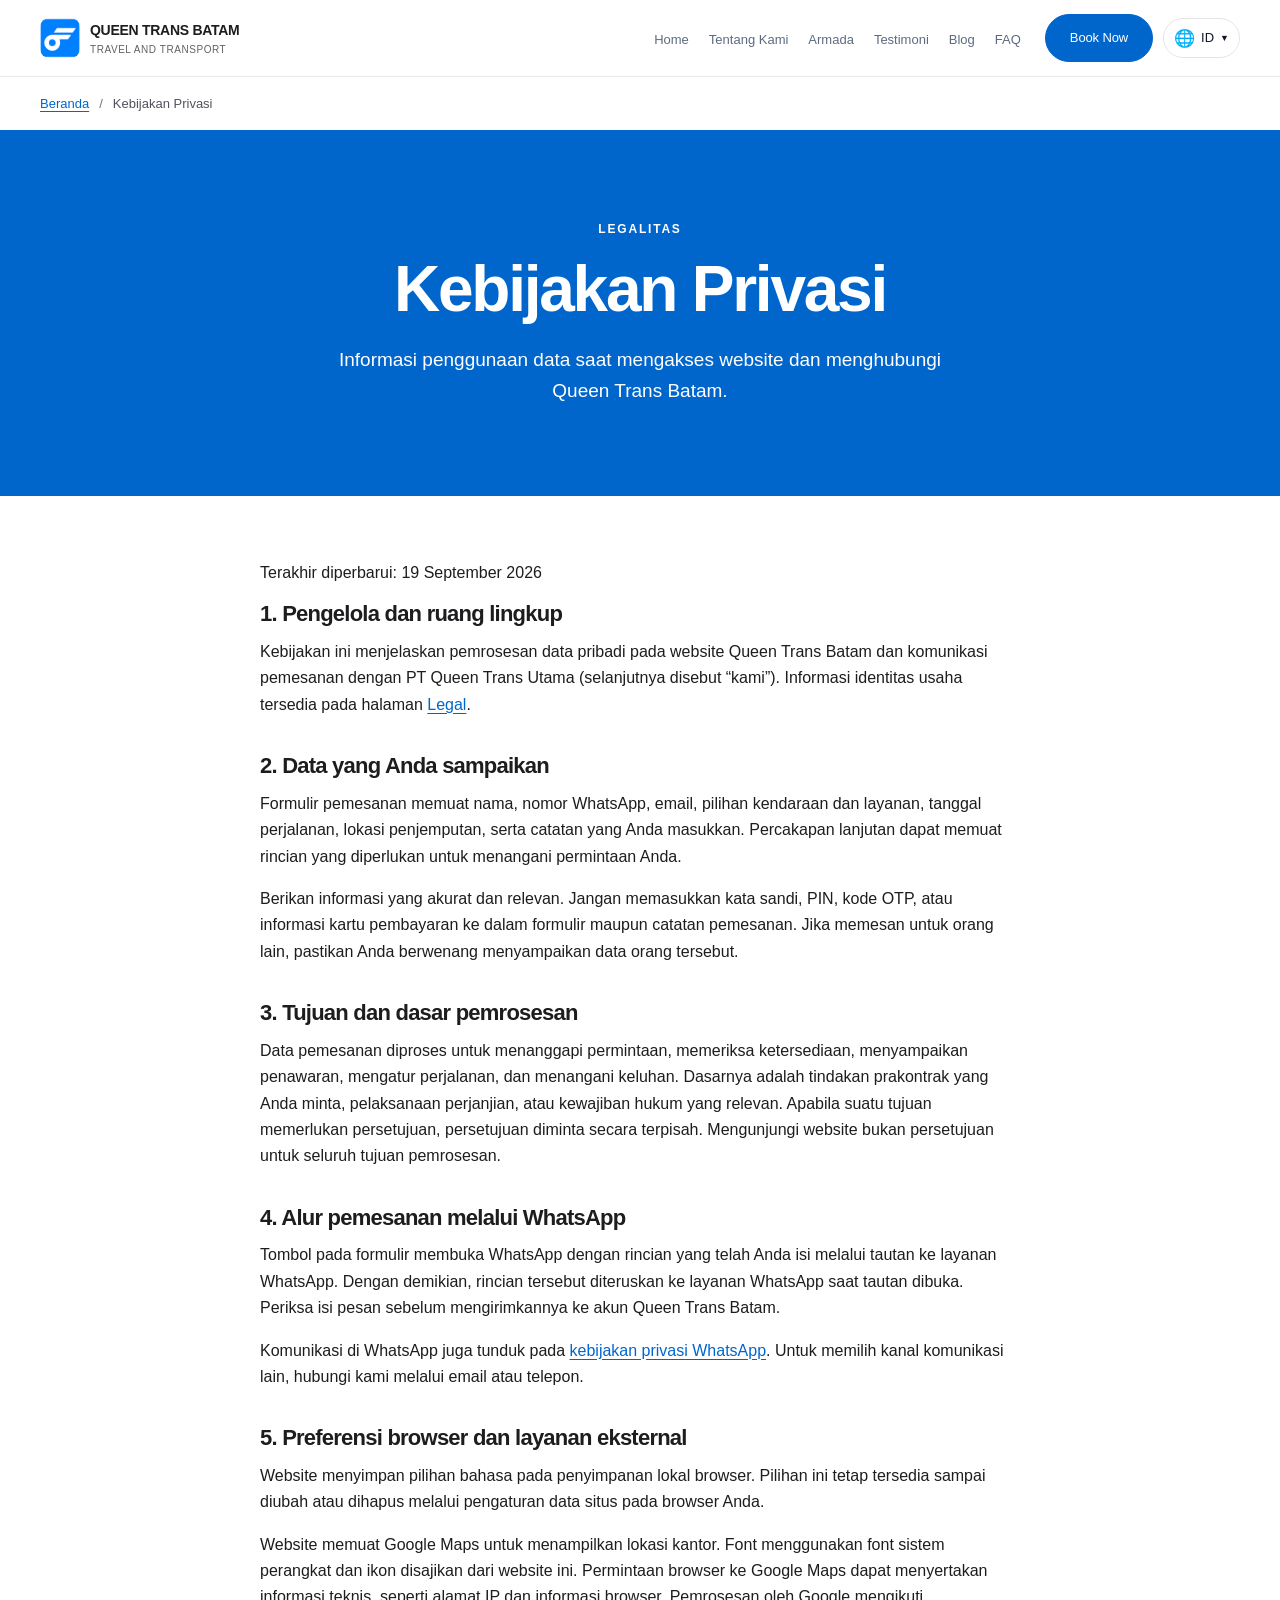
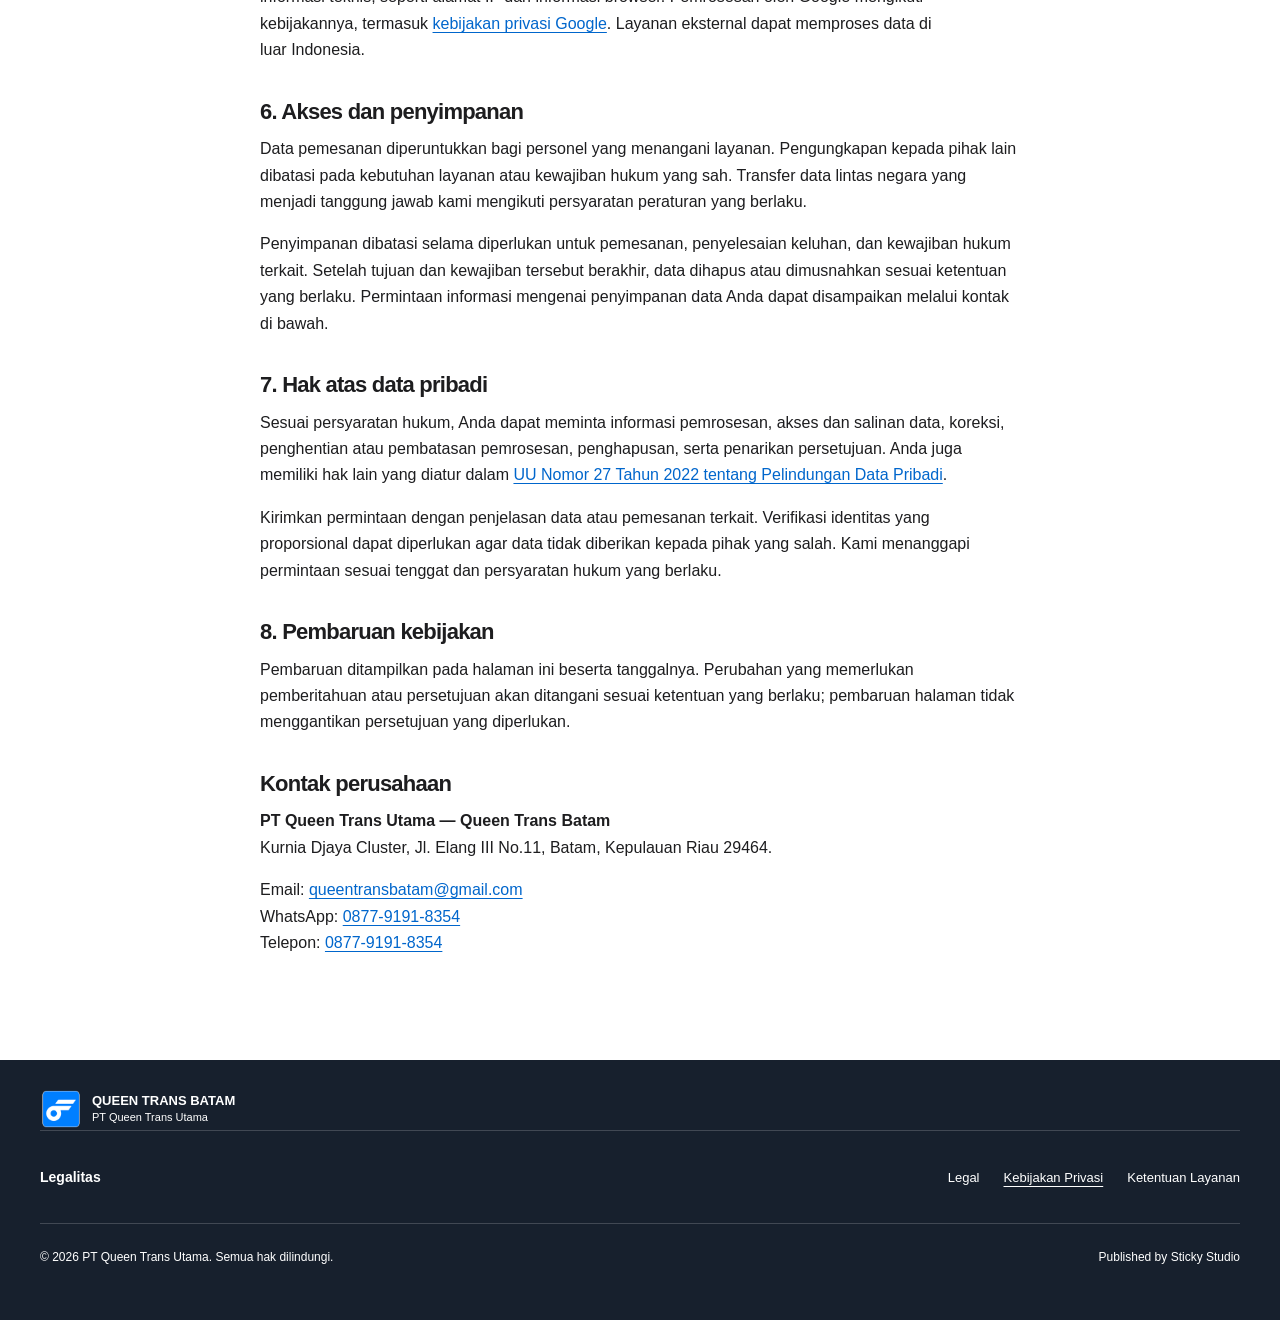
<file: kebijakan-privasi.html>
<!doctype html>
<html lang="id">
<head>
<meta charset="UTF-8" />
<meta name="viewport" content="width=device-width, initial-scale=1.0" />
<title>Kebijakan Privasi | Queen Trans Batam</title>



<link rel="icon" href="image/logo-queen-rental-batam-murah.png" />

<link rel="stylesheet" href="assets/generated/responsive.min.css?v=619e0d9ffc70" />
<link rel="stylesheet" href="assets/generated/ui-refinement.min.css?v=25f3fc9a3689" />
<link rel="stylesheet" href="assets/generated/tentang-kami.min.css?v=08fd8fe8dcbb" />
<link rel="stylesheet" href="assets/generated/design-system.min.css?v=84d5bcba7429" />
<link rel="stylesheet" href="assets/generated/apple-refinement.min.css?v=3c83c7e3f7c4" />

    <!-- Canonical metadata and source-grounded structured data. -->
    <link rel="canonical" href="https://queentransbatam.com/kebijakan-privasi.html" />
    <meta name="description" content="Pelajari penggunaan data pemesanan, preferensi bahasa, dan layanan eksternal pada website Queen Trans Batam, serta kontak untuk pertanyaan privasi." />
    <meta name="robots" content="index, follow, max-image-preview:large, max-snippet:-1, max-video-preview:-1" />
    <meta name="author" content="Queen Trans Batam" />
    <meta property="og:type" content="website" />
    <meta property="og:site_name" content="Queen Trans Batam" />
    <meta property="og:locale" content="id_ID" />
    <meta property="og:title" content="Kebijakan Privasi | Queen Trans Batam" />
    <meta property="og:description" content="Pelajari penggunaan data pemesanan, preferensi bahasa, dan layanan eksternal pada website Queen Trans Batam, serta kontak untuk pertanyaan privasi." />
    <meta property="og:url" content="https://queentransbatam.com/kebijakan-privasi.html" />
    <meta property="og:image" content="https://queentransbatam.com/image/hero-queen-trans.jpg?v=20260930-50kb" />
    <meta property="og:image:width" content="982" />
    <meta property="og:image:height" content="553" />
    <meta property="og:image:alt" content="Queen Trans Batam — layanan rental mobil di Batam" />
    <meta name="twitter:card" content="summary_large_image" />
    <meta name="twitter:title" content="Kebijakan Privasi | Queen Trans Batam" />
    <meta name="twitter:description" content="Pelajari penggunaan data pemesanan, preferensi bahasa, dan layanan eksternal pada website Queen Trans Batam, serta kontak untuk pertanyaan privasi." />
    <meta name="twitter:image" content="https://queentransbatam.com/image/hero-queen-trans.jpg?v=20260930-50kb" />
    <meta name="twitter:image:alt" content="Queen Trans Batam — layanan rental mobil di Batam" />
    <script type="application/ld+json">
{
  "@context": "https://schema.org",
  "@graph": [
    {
      "@type": "AutoRental",
      "@id": "https://queentransbatam.com/#business",
      "name": "Queen Trans Batam",
      "legalName": "PT Queen Trans Utama",
      "url": "https://queentransbatam.com/",
      "description": "Layanan rental mobil lepas kunci, kendaraan dengan pengemudi, antar-jemput bandara dan pelabuhan, serta transportasi rombongan di Batam.",
      "logo": "https://queentransbatam.com/image/logo-queen-rental-batam-murah.png",
      "image": "https://queentransbatam.com/image/hero-queen-trans.jpg?v=20260930-50kb",
      "telephone": "+62-877-9191-8354",
      "email": "queentransbatam@gmail.com",
      "address": {
        "@type": "PostalAddress",
        "streetAddress": "Kurnia Djaya Cluster, Jl. Elang III No.11",
        "addressLocality": "Batam",
        "addressRegion": "Kepulauan Riau",
        "postalCode": "29464",
        "addressCountry": "ID"
      },
      "areaServed": {
        "@type": "City",
        "name": "Batam"
      },
      "contactPoint": {
        "@type": "ContactPoint",
        "telephone": "+62-877-9191-8354",
        "contactType": "Informasi dan pemesanan",
        "areaServed": "Batam",
        "hoursAvailable": {
          "@type": "OpeningHoursSpecification",
          "dayOfWeek": [
            "Monday",
            "Tuesday",
            "Wednesday",
            "Thursday",
            "Friday",
            "Saturday",
            "Sunday"
          ],
          "opens": "00:00",
          "closes": "23:59"
        }
      }
    },
    {
      "@type": "WebSite",
      "@id": "https://queentransbatam.com/#website",
      "url": "https://queentransbatam.com/",
      "name": "Queen Trans Batam",
      "inLanguage": "id-ID",
      "publisher": {
        "@id": "https://queentransbatam.com/#business"
      }
    },
    {
      "@type": "BreadcrumbList",
      "@id": "https://queentransbatam.com/kebijakan-privasi.html#breadcrumb",
      "itemListElement": [
        {
          "@type": "ListItem",
          "position": 1,
          "name": "Beranda",
          "item": "https://queentransbatam.com/"
        },
        {
          "@type": "ListItem",
          "position": 2,
          "name": "Kebijakan Privasi",
          "item": "https://queentransbatam.com/kebijakan-privasi.html"
        }
      ]
    },
    {
      "@type": "WebPage",
      "@id": "https://queentransbatam.com/kebijakan-privasi.html#webpage",
      "url": "https://queentransbatam.com/kebijakan-privasi.html",
      "name": "Kebijakan Privasi | Queen Trans Batam",
      "description": "Pelajari penggunaan data pemesanan, preferensi bahasa, dan layanan eksternal pada website Queen Trans Batam, serta kontak untuk pertanyaan privasi.",
      "inLanguage": "id-ID",
      "isPartOf": {
        "@id": "https://queentransbatam.com/#website"
      },
      "about": {
        "@id": "https://queentransbatam.com/#business"
      },
      "primaryImageOfPage": {
        "@type": "ImageObject",
        "url": "https://queentransbatam.com/image/hero-queen-trans.jpg?v=20260930-50kb",
        "width": 982,
        "height": 553
      },
      "breadcrumb": {
        "@id": "https://queentransbatam.com/kebijakan-privasi.html#breadcrumb"
      }
    }
  ]
}
    </script>
    <link rel="stylesheet" href="assets/generated/seo-content.min.css?v=5b78ef763846" />
    <link rel="stylesheet" href="assets/icons/icons.css?v=20261028-1" />
  </head>
<body>
<header id="header">
      <div class="container">
        <div class="header-inner">
          <a href="index.html" class="nav-logo">
            <div class="nav-logo-icon">
              <img width="500" height="500"
                src="image/logo-queen-120.webp"
                alt="Queen Trans Batam Logo"
              />
            </div>
            <div class="nav-logo-text">
              <span class="nav-logo-name">QUEEN TRANS BATAM</span>
              <span class="nav-logo-tagline">Travel and Transport</span>
            </div>
          </a>
          <nav aria-label="Navigasi utama">
            <ul class="nav-links" id="navMenu">
              <li><a href="index.html" class="nav-link">Home</a></li>
              <li>
                <a
                  href="tentang-kami.html"
                  class="nav-link"
                  >Tentang Kami</a
                >
              </li>
              <li><a href="index.html#cars" class="nav-link">Armada</a></li>
              <li><a href="testimoni.html" class="nav-link">Testimoni</a></li>
              <li><a href="blog.html" class="nav-link">Blog</a></li>
              <li><a href="faq.html" class="nav-link">FAQ</a></li>
            </ul>
          </nav>
          <div class="nav-cta">
            <a href="tel:087791918354" class="nav-phone"
              ><i class="bi bi-telephone-fill"></i> 0877-9191-8354</a
            >
            <a href="index.html#booking" class="btn btn-primary">Book Now</a>
            <button
              class="mobile-toggle"
              id="mobileToggle"
              type="button"
              aria-label="Buka menu"
            >
              <i class="bi bi-list"></i>
            </button>
          </div>
        </div>
      </div>
    </header>
    <div class="container"><nav class="site-breadcrumb" aria-label="Jejak halaman"><ol><li><a href="index.html">Beranda</a></li><li><span aria-current="page">Kebijakan Privasi</span></li></ol></nav></div>
<main>
<section class="about-hero"><div class="container about-hero-grid"><p class="eyebrow">Legalitas</p><h1>Kebijakan Privasi</h1><p class="hero-copy">Informasi penggunaan data saat mengakses website dan menghubungi Queen Trans Batam.</p></div></section>
<div class="container"><article class="policy-content">
<p class="policy-updated">Terakhir diperbarui: <time datetime="2026-09-19">19 September 2026</time></p>
<section><h2>1. Pengelola dan ruang lingkup</h2><p>Kebijakan ini menjelaskan pemrosesan data pribadi pada website Queen Trans Batam dan komunikasi pemesanan dengan PT Queen Trans Utama (selanjutnya disebut “kami”). Informasi identitas usaha tersedia pada halaman <a href="tentang-kami.html#legalitas">Legal</a>.</p></section>
<section><h2>2. Data yang Anda sampaikan</h2><p>Formulir pemesanan memuat nama, nomor WhatsApp, email, pilihan kendaraan dan layanan, tanggal perjalanan, lokasi penjemputan, serta catatan yang Anda masukkan. Percakapan lanjutan dapat memuat rincian yang diperlukan untuk menangani permintaan Anda.</p><p>Berikan informasi yang akurat dan relevan. Jangan memasukkan kata sandi, PIN, kode OTP, atau informasi kartu pembayaran ke dalam formulir maupun catatan pemesanan. Jika memesan untuk orang lain, pastikan Anda berwenang menyampaikan data orang tersebut.</p></section>
<section><h2>3. Tujuan dan dasar pemrosesan</h2><p>Data pemesanan diproses untuk menanggapi permintaan, memeriksa ketersediaan, menyampaikan penawaran, mengatur perjalanan, dan menangani keluhan. Dasarnya adalah tindakan prakontrak yang Anda minta, pelaksanaan perjanjian, atau kewajiban hukum yang relevan. Apabila suatu tujuan memerlukan persetujuan, persetujuan diminta secara terpisah. Mengunjungi website bukan persetujuan untuk seluruh tujuan pemrosesan.</p></section>
<section><h2>4. Alur pemesanan melalui WhatsApp</h2><p>Tombol pada formulir membuka WhatsApp dengan rincian yang telah Anda isi melalui tautan ke layanan WhatsApp. Dengan demikian, rincian tersebut diteruskan ke layanan WhatsApp saat tautan dibuka. Periksa isi pesan sebelum mengirimkannya ke akun Queen Trans Batam.</p><p>Komunikasi di WhatsApp juga tunduk pada <a href="https://www.whatsapp.com/legal/privacy-policy">kebijakan privasi WhatsApp</a>. Untuk memilih kanal komunikasi lain, hubungi kami melalui email atau telepon.</p></section>
<section><h2>5. Preferensi browser dan layanan eksternal</h2><p>Website menyimpan pilihan bahasa pada penyimpanan lokal browser. Pilihan ini tetap tersedia sampai diubah atau dihapus melalui pengaturan data situs pada browser Anda.</p><p>Website memuat Google Maps untuk menampilkan lokasi kantor. Font menggunakan font sistem perangkat dan ikon disajikan dari website ini. Permintaan browser ke Google Maps dapat menyertakan informasi teknis, seperti alamat IP dan informasi browser. Pemrosesan oleh Google mengikuti kebijakannya, termasuk <a href="https://policies.google.com/privacy">kebijakan privasi Google</a>. Layanan eksternal dapat memproses data di luar Indonesia.</p></section>
<section><h2>6. Akses dan penyimpanan</h2><p>Data pemesanan diperuntukkan bagi personel yang menangani layanan. Pengungkapan kepada pihak lain dibatasi pada kebutuhan layanan atau kewajiban hukum yang sah. Transfer data lintas negara yang menjadi tanggung jawab kami mengikuti persyaratan peraturan yang berlaku.</p><p>Penyimpanan dibatasi selama diperlukan untuk pemesanan, penyelesaian keluhan, dan kewajiban hukum terkait. Setelah tujuan dan kewajiban tersebut berakhir, data dihapus atau dimusnahkan sesuai ketentuan yang berlaku. Permintaan informasi mengenai penyimpanan data Anda dapat disampaikan melalui kontak di bawah.</p></section>
<section><h2>7. Hak atas data pribadi</h2><p>Sesuai persyaratan hukum, Anda dapat meminta informasi pemrosesan, akses dan salinan data, koreksi, penghentian atau pembatasan pemrosesan, penghapusan, serta penarikan persetujuan. Anda juga memiliki hak lain yang diatur dalam <a href="https://peraturan.go.id/id/uu-no-27-tahun-2022">UU Nomor 27 Tahun 2022 tentang Pelindungan Data Pribadi</a>.</p><p>Kirimkan permintaan dengan penjelasan data atau pemesanan terkait. Verifikasi identitas yang proporsional dapat diperlukan agar data tidak diberikan kepada pihak yang salah. Kami menanggapi permintaan sesuai tenggat dan persyaratan hukum yang berlaku.</p></section>
<section><h2>8. Pembaruan kebijakan</h2><p>Pembaruan ditampilkan pada halaman ini beserta tanggalnya. Perubahan yang memerlukan pemberitahuan atau persetujuan akan ditangani sesuai ketentuan yang berlaku; pembaruan halaman tidak menggantikan persetujuan yang diperlukan.</p></section>
<section><h2>Kontak perusahaan</h2><p><strong>PT Queen Trans Utama — Queen Trans Batam</strong><br />Kurnia Djaya Cluster, Jl. Elang III No.11, Batam, Kepulauan Riau 29464.</p><p>Email: <a href="mailto:queentransbatam@gmail.com">queentransbatam@gmail.com</a><br />WhatsApp: <a href="https://wa.me/6287791918354">0877-9191-8354</a><br />Telepon: <a href="tel:+6287791918354">0877-9191-8354</a></p></section>
</article></div>
</main>
<footer>
      <div class="container footer-inner">
        <div class="footer-brand">
          <img width="500" height="500"
            src="image/logo-queen-120.webp"
            alt="Logo Queen Trans Batam"
          /><span
            ><strong>QUEEN TRANS BATAM</strong
            ><small>PT Queen Trans Utama</small></span
          >
        </div>

      </div>
    <div class="container"><nav class="legal-navigation" aria-label="Legalitas"><h2>Legalitas</h2><ul>
<li><a href="tentang-kami.html#legalitas">Legal</a></li>
<li><a href="kebijakan-privasi.html" aria-current="page">Kebijakan Privasi</a></li>
<li><a href="ketentuan-layanan.html">Ketentuan Layanan</a></li>
</ul></nav></div>
<div class="container"><div class="footer-copyright">
<p>&copy; 2026 PT Queen Trans Utama. Semua hak dilindungi.</p>
<p class="footer-credit">Published by Sticky Studio</p>
</div></div>
</footer>
<script defer src="assets/generated/queentransbatam.min.js?v=4c9aa6f4bcb1"></script>
<script defer data-language-src="assets/generated/lang.min.js?v=f89869118d1f" src="assets/generated/language-switcher.min.js?v=96b76ef8d918"></script>
</body>
</html>
</file>
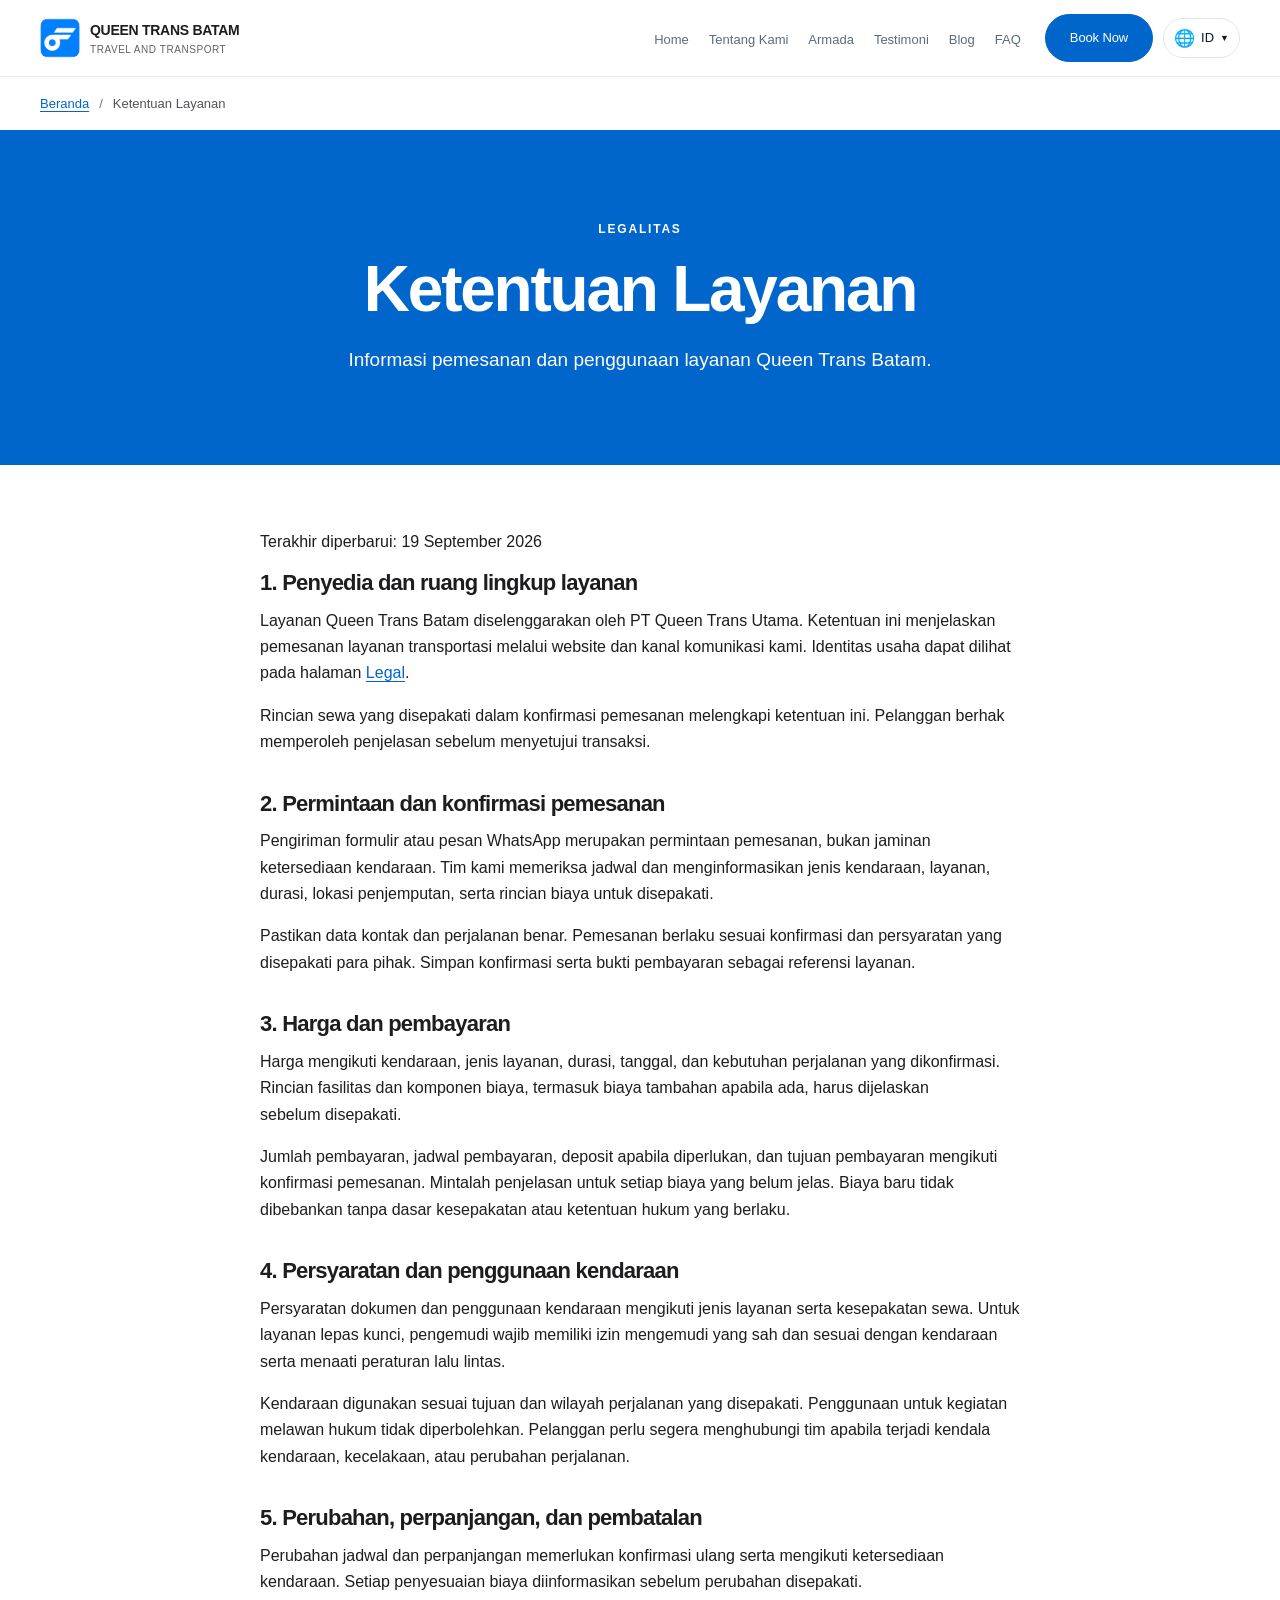
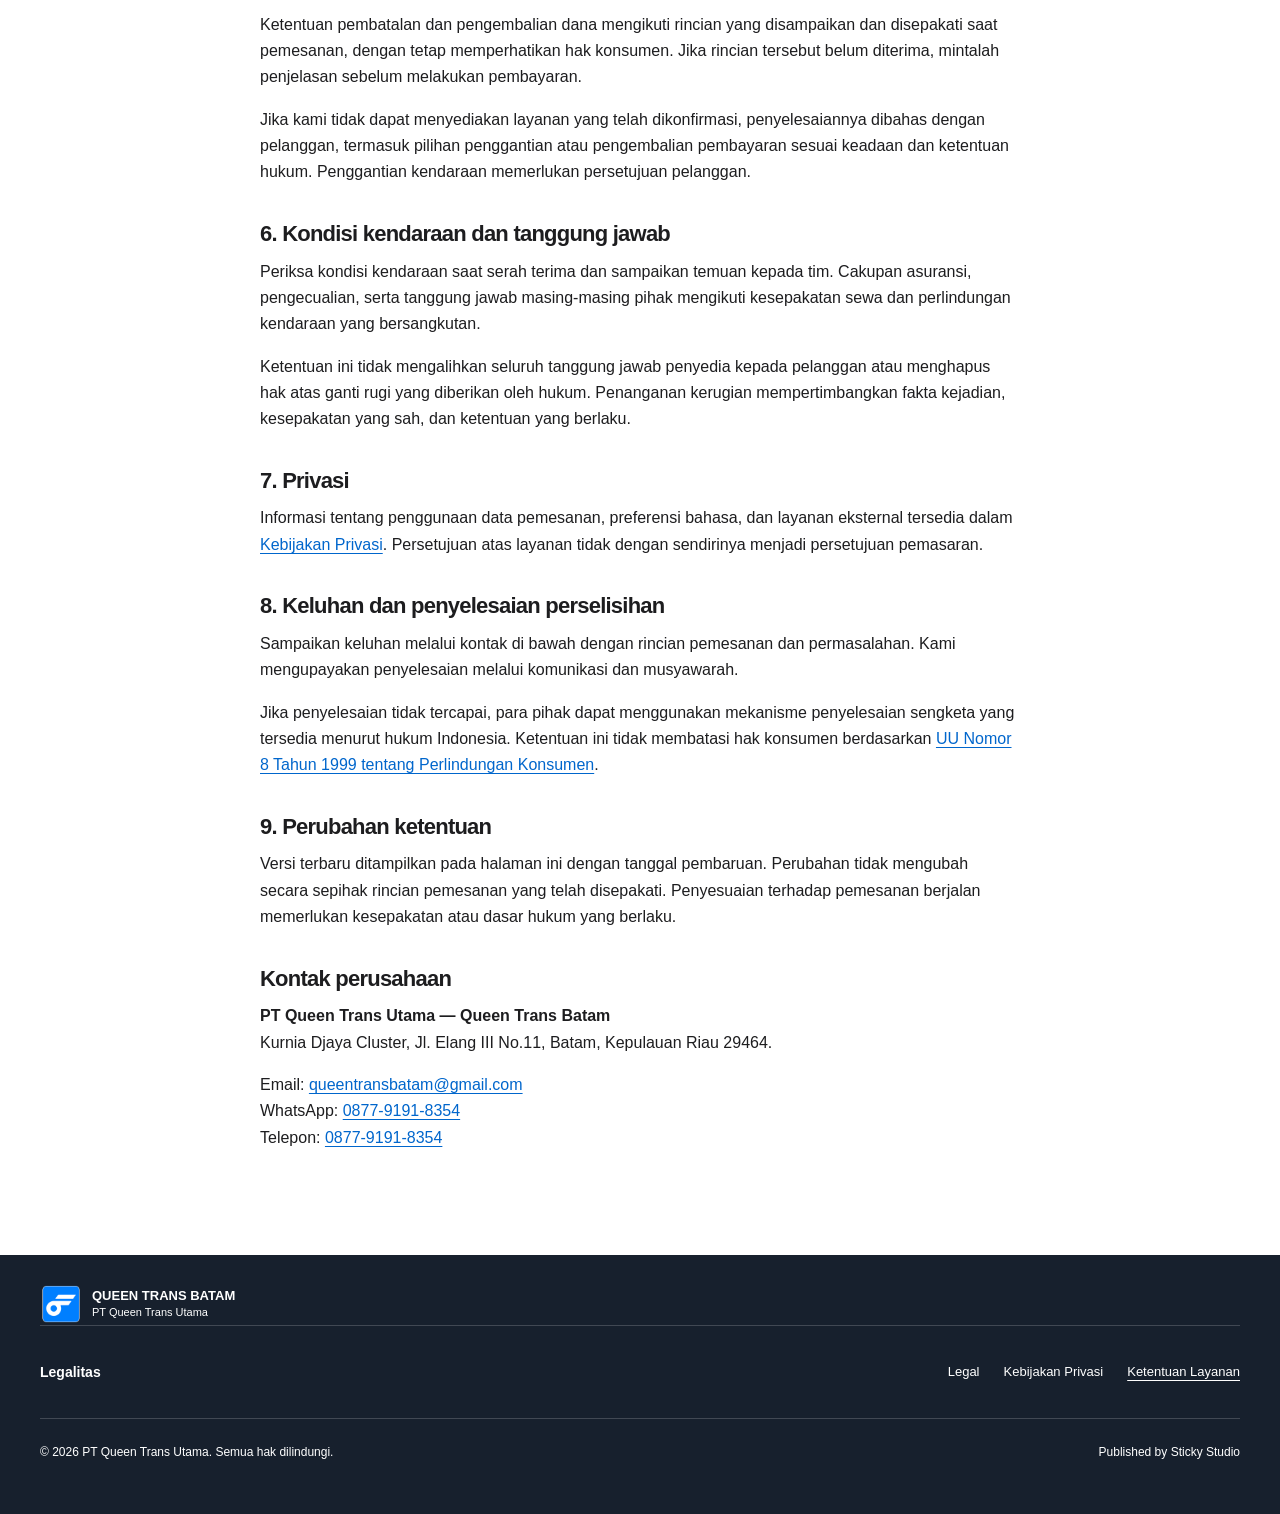
<file: ketentuan-layanan.html>
<!doctype html>
<html lang="id">
<head>
<meta charset="UTF-8" />
<meta name="viewport" content="width=device-width, initial-scale=1.0" />
<title>Ketentuan Sewa &amp; Pemesanan | Queen Trans Batam</title>



<link rel="icon" href="image/logo-queen-rental-batam-murah.png" />

<link rel="stylesheet" href="assets/generated/responsive.min.css?v=619e0d9ffc70" />
<link rel="stylesheet" href="assets/generated/ui-refinement.min.css?v=25f3fc9a3689" />
<link rel="stylesheet" href="assets/generated/tentang-kami.min.css?v=08fd8fe8dcbb" />
<link rel="stylesheet" href="assets/generated/design-system.min.css?v=84d5bcba7429" />
<link rel="stylesheet" href="assets/generated/apple-refinement.min.css?v=3c83c7e3f7c4" />

    <!-- Canonical metadata and source-grounded structured data. -->
    <link rel="canonical" href="https://queentransbatam.com/ketentuan-layanan.html" />
    <meta name="description" content="Baca ketentuan pemesanan, pembayaran, penggunaan kendaraan, perubahan jadwal, pembatalan, dan keluhan layanan rental mobil Queen Trans Batam." />
    <meta name="robots" content="index, follow, max-image-preview:large, max-snippet:-1, max-video-preview:-1" />
    <meta name="author" content="Queen Trans Batam" />
    <meta property="og:type" content="website" />
    <meta property="og:site_name" content="Queen Trans Batam" />
    <meta property="og:locale" content="id_ID" />
    <meta property="og:title" content="Ketentuan Sewa &amp; Pemesanan | Queen Trans Batam" />
    <meta property="og:description" content="Baca ketentuan pemesanan, pembayaran, penggunaan kendaraan, perubahan jadwal, pembatalan, dan keluhan layanan rental mobil Queen Trans Batam." />
    <meta property="og:url" content="https://queentransbatam.com/ketentuan-layanan.html" />
    <meta property="og:image" content="https://queentransbatam.com/image/hero-queen-trans.jpg?v=20260930-50kb" />
    <meta property="og:image:width" content="982" />
    <meta property="og:image:height" content="553" />
    <meta property="og:image:alt" content="Queen Trans Batam — layanan rental mobil di Batam" />
    <meta name="twitter:card" content="summary_large_image" />
    <meta name="twitter:title" content="Ketentuan Sewa &amp; Pemesanan | Queen Trans Batam" />
    <meta name="twitter:description" content="Baca ketentuan pemesanan, pembayaran, penggunaan kendaraan, perubahan jadwal, pembatalan, dan keluhan layanan rental mobil Queen Trans Batam." />
    <meta name="twitter:image" content="https://queentransbatam.com/image/hero-queen-trans.jpg?v=20260930-50kb" />
    <meta name="twitter:image:alt" content="Queen Trans Batam — layanan rental mobil di Batam" />
    <script type="application/ld+json">
{
  "@context": "https://schema.org",
  "@graph": [
    {
      "@type": "AutoRental",
      "@id": "https://queentransbatam.com/#business",
      "name": "Queen Trans Batam",
      "legalName": "PT Queen Trans Utama",
      "url": "https://queentransbatam.com/",
      "description": "Layanan rental mobil lepas kunci, kendaraan dengan pengemudi, antar-jemput bandara dan pelabuhan, serta transportasi rombongan di Batam.",
      "logo": "https://queentransbatam.com/image/logo-queen-rental-batam-murah.png",
      "image": "https://queentransbatam.com/image/hero-queen-trans.jpg?v=20260930-50kb",
      "telephone": "+62-877-9191-8354",
      "email": "queentransbatam@gmail.com",
      "address": {
        "@type": "PostalAddress",
        "streetAddress": "Kurnia Djaya Cluster, Jl. Elang III No.11",
        "addressLocality": "Batam",
        "addressRegion": "Kepulauan Riau",
        "postalCode": "29464",
        "addressCountry": "ID"
      },
      "areaServed": {
        "@type": "City",
        "name": "Batam"
      },
      "contactPoint": {
        "@type": "ContactPoint",
        "telephone": "+62-877-9191-8354",
        "contactType": "Informasi dan pemesanan",
        "areaServed": "Batam",
        "hoursAvailable": {
          "@type": "OpeningHoursSpecification",
          "dayOfWeek": [
            "Monday",
            "Tuesday",
            "Wednesday",
            "Thursday",
            "Friday",
            "Saturday",
            "Sunday"
          ],
          "opens": "00:00",
          "closes": "23:59"
        }
      }
    },
    {
      "@type": "WebSite",
      "@id": "https://queentransbatam.com/#website",
      "url": "https://queentransbatam.com/",
      "name": "Queen Trans Batam",
      "inLanguage": "id-ID",
      "publisher": {
        "@id": "https://queentransbatam.com/#business"
      }
    },
    {
      "@type": "BreadcrumbList",
      "@id": "https://queentransbatam.com/ketentuan-layanan.html#breadcrumb",
      "itemListElement": [
        {
          "@type": "ListItem",
          "position": 1,
          "name": "Beranda",
          "item": "https://queentransbatam.com/"
        },
        {
          "@type": "ListItem",
          "position": 2,
          "name": "Ketentuan Layanan",
          "item": "https://queentransbatam.com/ketentuan-layanan.html"
        }
      ]
    },
    {
      "@type": "WebPage",
      "@id": "https://queentransbatam.com/ketentuan-layanan.html#webpage",
      "url": "https://queentransbatam.com/ketentuan-layanan.html",
      "name": "Ketentuan Sewa & Pemesanan | Queen Trans Batam",
      "description": "Baca ketentuan pemesanan, pembayaran, penggunaan kendaraan, perubahan jadwal, pembatalan, dan keluhan layanan rental mobil Queen Trans Batam.",
      "inLanguage": "id-ID",
      "isPartOf": {
        "@id": "https://queentransbatam.com/#website"
      },
      "about": {
        "@id": "https://queentransbatam.com/#business"
      },
      "primaryImageOfPage": {
        "@type": "ImageObject",
        "url": "https://queentransbatam.com/image/hero-queen-trans.jpg?v=20260930-50kb",
        "width": 982,
        "height": 553
      },
      "breadcrumb": {
        "@id": "https://queentransbatam.com/ketentuan-layanan.html#breadcrumb"
      }
    }
  ]
}
    </script>
    <link rel="stylesheet" href="assets/generated/seo-content.min.css?v=5b78ef763846" />
    <link rel="stylesheet" href="assets/icons/icons.css?v=20261028-1" />
  </head>
<body>
<header id="header">
      <div class="container">
        <div class="header-inner">
          <a href="index.html" class="nav-logo">
            <div class="nav-logo-icon">
              <img width="500" height="500"
                src="image/logo-queen-120.webp"
                alt="Queen Trans Batam Logo"
              />
            </div>
            <div class="nav-logo-text">
              <span class="nav-logo-name">QUEEN TRANS BATAM</span>
              <span class="nav-logo-tagline">Travel and Transport</span>
            </div>
          </a>
          <nav aria-label="Navigasi utama">
            <ul class="nav-links" id="navMenu">
              <li><a href="index.html" class="nav-link">Home</a></li>
              <li>
                <a
                  href="tentang-kami.html"
                  class="nav-link"
                  >Tentang Kami</a
                >
              </li>
              <li><a href="index.html#cars" class="nav-link">Armada</a></li>
              <li><a href="testimoni.html" class="nav-link">Testimoni</a></li>
              <li><a href="blog.html" class="nav-link">Blog</a></li>
              <li><a href="faq.html" class="nav-link">FAQ</a></li>
            </ul>
          </nav>
          <div class="nav-cta">
            <a href="tel:087791918354" class="nav-phone"
              ><i class="bi bi-telephone-fill"></i> 0877-9191-8354</a
            >
            <a href="index.html#booking" class="btn btn-primary">Book Now</a>
            <button
              class="mobile-toggle"
              id="mobileToggle"
              type="button"
              aria-label="Buka menu"
            >
              <i class="bi bi-list"></i>
            </button>
          </div>
        </div>
      </div>
    </header>
    <div class="container"><nav class="site-breadcrumb" aria-label="Jejak halaman"><ol><li><a href="index.html">Beranda</a></li><li><span aria-current="page">Ketentuan Layanan</span></li></ol></nav></div>
<main>
<section class="about-hero"><div class="container about-hero-grid"><p class="eyebrow">Legalitas</p><h1>Ketentuan Layanan</h1><p class="hero-copy">Informasi pemesanan dan penggunaan layanan Queen Trans Batam.</p></div></section>
<div class="container"><article class="policy-content">
<p class="policy-updated">Terakhir diperbarui: <time datetime="2026-09-19">19 September 2026</time></p>
<section><h2>1. Penyedia dan ruang lingkup layanan</h2><p>Layanan Queen Trans Batam diselenggarakan oleh PT Queen Trans Utama. Ketentuan ini menjelaskan pemesanan layanan transportasi melalui website dan kanal komunikasi kami. Identitas usaha dapat dilihat pada halaman <a href="tentang-kami.html#legalitas">Legal</a>.</p><p>Rincian sewa yang disepakati dalam konfirmasi pemesanan melengkapi ketentuan ini. Pelanggan berhak memperoleh penjelasan sebelum menyetujui transaksi.</p></section>
<section><h2>2. Permintaan dan konfirmasi pemesanan</h2><p>Pengiriman formulir atau pesan WhatsApp merupakan permintaan pemesanan, bukan jaminan ketersediaan kendaraan. Tim kami memeriksa jadwal dan menginformasikan jenis kendaraan, layanan, durasi, lokasi penjemputan, serta rincian biaya untuk disepakati.</p><p>Pastikan data kontak dan perjalanan benar. Pemesanan berlaku sesuai konfirmasi dan persyaratan yang disepakati para pihak. Simpan konfirmasi serta bukti pembayaran sebagai referensi layanan.</p></section>
<section><h2>3. Harga dan pembayaran</h2><p>Harga mengikuti kendaraan, jenis layanan, durasi, tanggal, dan kebutuhan perjalanan yang dikonfirmasi. Rincian fasilitas dan komponen biaya, termasuk biaya tambahan apabila ada, harus dijelaskan sebelum disepakati.</p><p>Jumlah pembayaran, jadwal pembayaran, deposit apabila diperlukan, dan tujuan pembayaran mengikuti konfirmasi pemesanan. Mintalah penjelasan untuk setiap biaya yang belum jelas. Biaya baru tidak dibebankan tanpa dasar kesepakatan atau ketentuan hukum yang berlaku.</p></section>
<section><h2>4. Persyaratan dan penggunaan kendaraan</h2><p>Persyaratan dokumen dan penggunaan kendaraan mengikuti jenis layanan serta kesepakatan sewa. Untuk layanan lepas kunci, pengemudi wajib memiliki izin mengemudi yang sah dan sesuai dengan kendaraan serta menaati peraturan lalu lintas.</p><p>Kendaraan digunakan sesuai tujuan dan wilayah perjalanan yang disepakati. Penggunaan untuk kegiatan melawan hukum tidak diperbolehkan. Pelanggan perlu segera menghubungi tim apabila terjadi kendala kendaraan, kecelakaan, atau perubahan perjalanan.</p></section>
<section><h2>5. Perubahan, perpanjangan, dan pembatalan</h2><p>Perubahan jadwal dan perpanjangan memerlukan konfirmasi ulang serta mengikuti ketersediaan kendaraan. Setiap penyesuaian biaya diinformasikan sebelum perubahan disepakati.</p><p>Ketentuan pembatalan dan pengembalian dana mengikuti rincian yang disampaikan dan disepakati saat pemesanan, dengan tetap memperhatikan hak konsumen. Jika rincian tersebut belum diterima, mintalah penjelasan sebelum melakukan pembayaran.</p><p>Jika kami tidak dapat menyediakan layanan yang telah dikonfirmasi, penyelesaiannya dibahas dengan pelanggan, termasuk pilihan penggantian atau pengembalian pembayaran sesuai keadaan dan ketentuan hukum. Penggantian kendaraan memerlukan persetujuan pelanggan.</p></section>
<section><h2>6. Kondisi kendaraan dan tanggung jawab</h2><p>Periksa kondisi kendaraan saat serah terima dan sampaikan temuan kepada tim. Cakupan asuransi, pengecualian, serta tanggung jawab masing-masing pihak mengikuti kesepakatan sewa dan perlindungan kendaraan yang bersangkutan.</p><p>Ketentuan ini tidak mengalihkan seluruh tanggung jawab penyedia kepada pelanggan atau menghapus hak atas ganti rugi yang diberikan oleh hukum. Penanganan kerugian mempertimbangkan fakta kejadian, kesepakatan yang sah, dan ketentuan yang berlaku.</p></section>
<section><h2>7. Privasi</h2><p>Informasi tentang penggunaan data pemesanan, preferensi bahasa, dan layanan eksternal tersedia dalam <a href="kebijakan-privasi.html">Kebijakan Privasi</a>. Persetujuan atas layanan tidak dengan sendirinya menjadi persetujuan pemasaran.</p></section>
<section><h2>8. Keluhan dan penyelesaian perselisihan</h2><p>Sampaikan keluhan melalui kontak di bawah dengan rincian pemesanan dan permasalahan. Kami mengupayakan penyelesaian melalui komunikasi dan musyawarah.</p><p>Jika penyelesaian tidak tercapai, para pihak dapat menggunakan mekanisme penyelesaian sengketa yang tersedia menurut hukum Indonesia. Ketentuan ini tidak membatasi hak konsumen berdasarkan <a href="https://peraturan.go.id/id/uu-no-8-tahun-1999">UU Nomor 8 Tahun 1999 tentang Perlindungan Konsumen</a>.</p></section>
<section><h2>9. Perubahan ketentuan</h2><p>Versi terbaru ditampilkan pada halaman ini dengan tanggal pembaruan. Perubahan tidak mengubah secara sepihak rincian pemesanan yang telah disepakati. Penyesuaian terhadap pemesanan berjalan memerlukan kesepakatan atau dasar hukum yang berlaku.</p></section>
<section><h2>Kontak perusahaan</h2><p><strong>PT Queen Trans Utama — Queen Trans Batam</strong><br />Kurnia Djaya Cluster, Jl. Elang III No.11, Batam, Kepulauan Riau 29464.</p><p>Email: <a href="mailto:queentransbatam@gmail.com">queentransbatam@gmail.com</a><br />WhatsApp: <a href="https://wa.me/6287791918354">0877-9191-8354</a><br />Telepon: <a href="tel:+6287791918354">0877-9191-8354</a></p></section>
</article></div>
</main>
<footer>
      <div class="container footer-inner">
        <div class="footer-brand">
          <img width="500" height="500"
            src="image/logo-queen-120.webp"
            alt="Logo Queen Trans Batam"
          /><span
            ><strong>QUEEN TRANS BATAM</strong
            ><small>PT Queen Trans Utama</small></span
          >
        </div>

      </div>
    <div class="container"><nav class="legal-navigation" aria-label="Legalitas"><h2>Legalitas</h2><ul>
<li><a href="tentang-kami.html#legalitas">Legal</a></li>
<li><a href="kebijakan-privasi.html">Kebijakan Privasi</a></li>
<li><a href="ketentuan-layanan.html" aria-current="page">Ketentuan Layanan</a></li>
</ul></nav></div>
<div class="container"><div class="footer-copyright">
<p>&copy; 2026 PT Queen Trans Utama. Semua hak dilindungi.</p>
<p class="footer-credit">Published by Sticky Studio</p>
</div></div>
</footer>
<script defer src="assets/generated/queentransbatam.min.js?v=4c9aa6f4bcb1"></script>
<script defer data-language-src="assets/generated/lang.min.js?v=f89869118d1f" src="assets/generated/language-switcher.min.js?v=96b76ef8d918"></script>
</body>
</html>
</file>
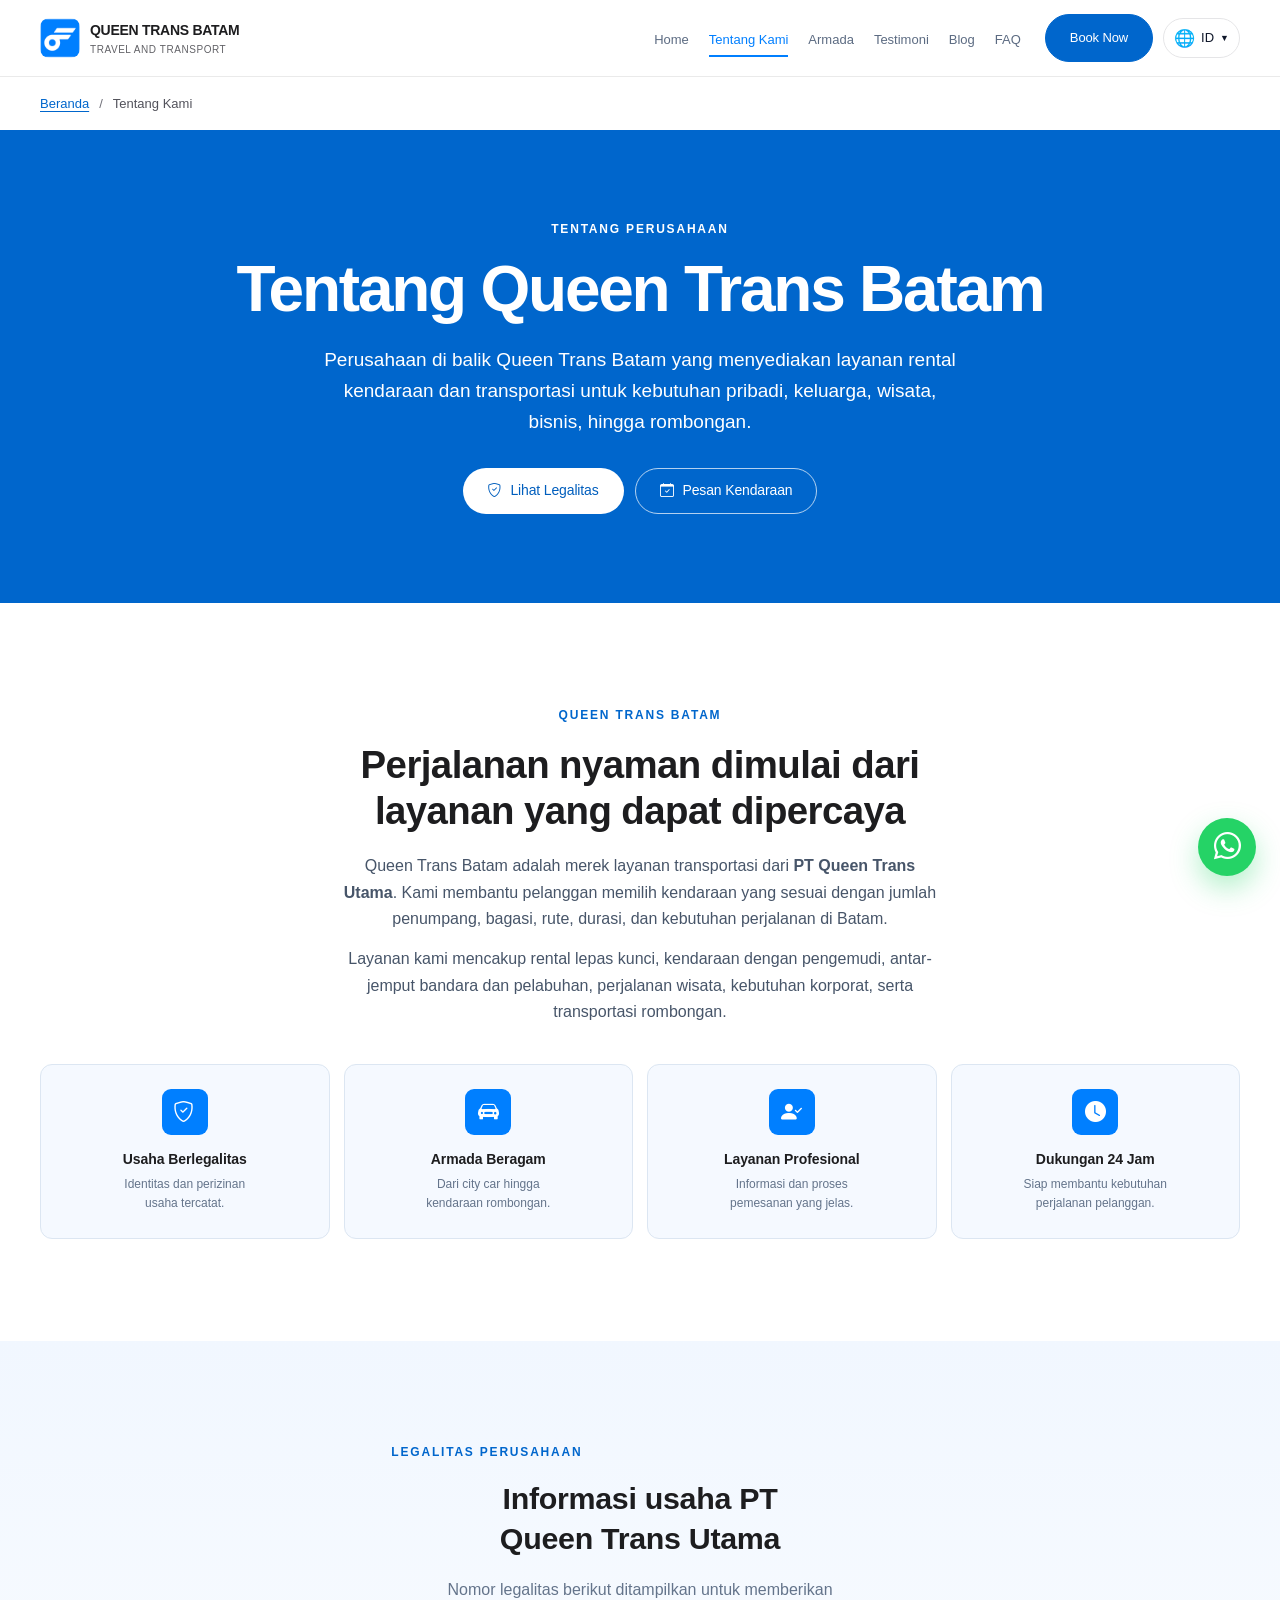
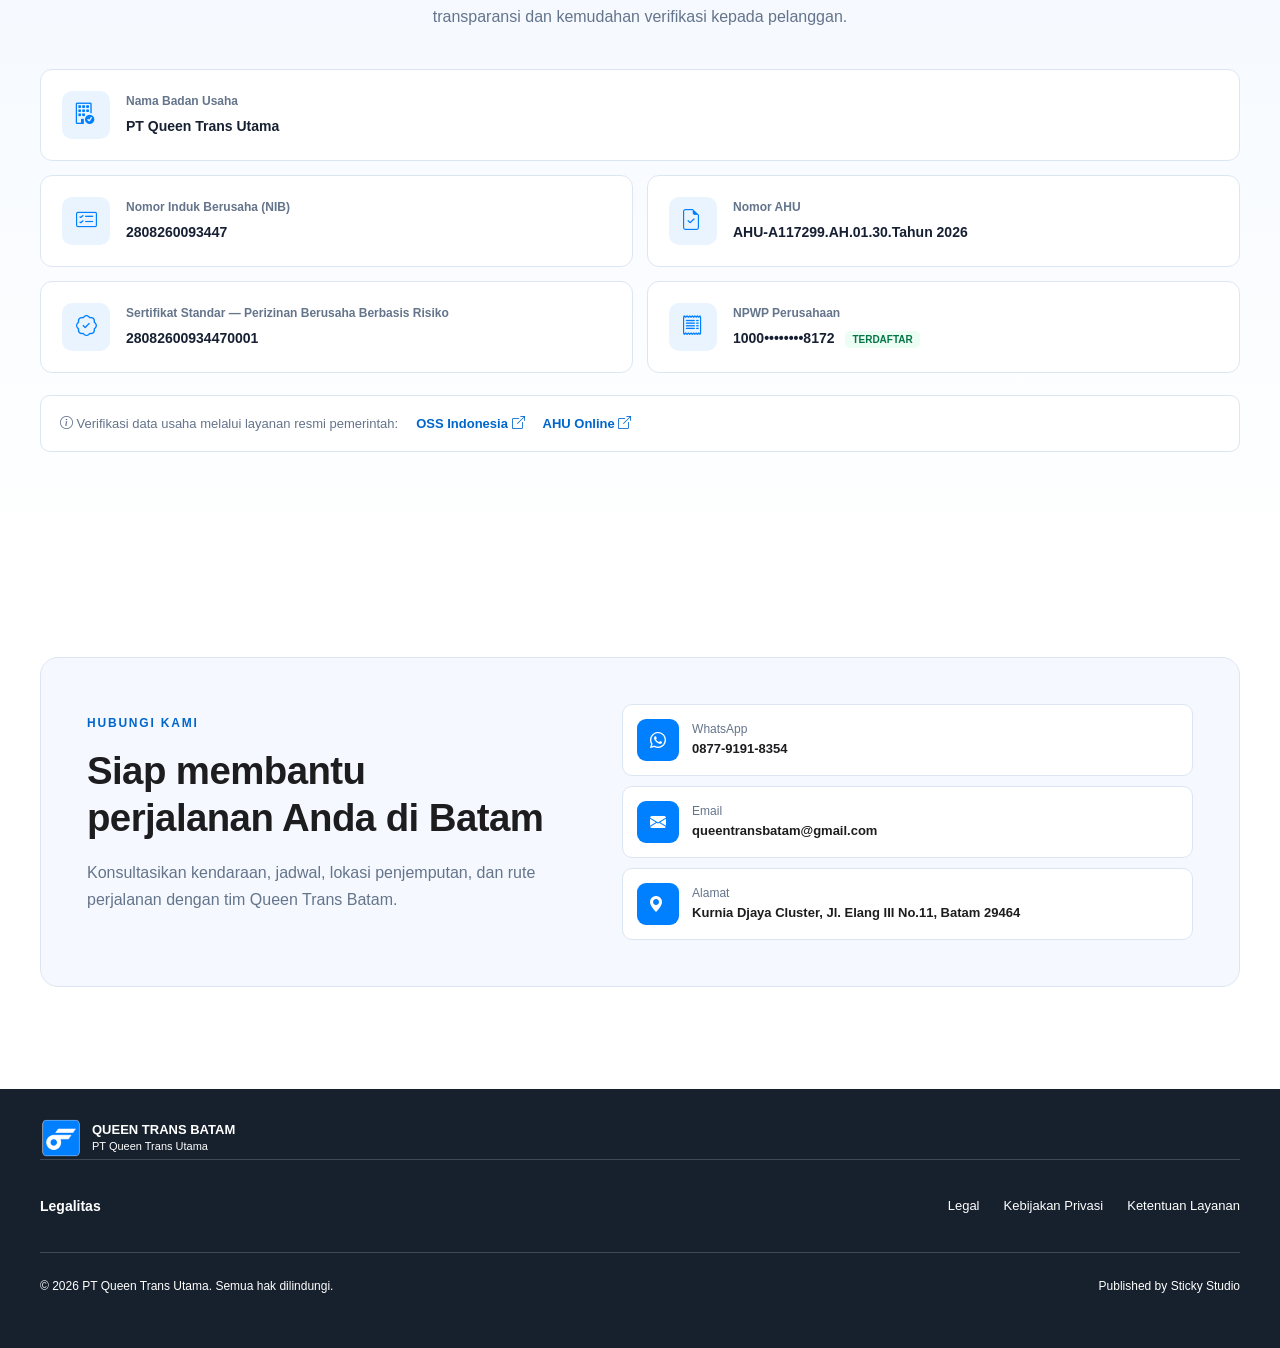
<file: tentang-kami.html>
<!doctype html>
<html lang="id">
  <head>
    <meta charset="UTF-8" />
    <meta name="viewport" content="width=device-width, initial-scale=1.0" />
    <title>Tentang Queen Trans Batam &amp; Legalitas PT Queen Trans Utama</title>













    <link
      rel="icon"
      type="image/png"
      href="image/logo-queen-rental-batam-murah.png"
    />

    <link rel="stylesheet" href="assets/generated/responsive.min.css?v=619e0d9ffc70" />
    <link rel="stylesheet" href="assets/generated/ui-refinement.min.css?v=25f3fc9a3689" />
    <link rel="stylesheet" href="assets/generated/tentang-kami.min.css?v=08fd8fe8dcbb" />
    <link rel="stylesheet" href="assets/generated/design-system.min.css?v=84d5bcba7429" />

    <link rel="stylesheet" href="assets/generated/apple-refinement.min.css?v=3c83c7e3f7c4" />
    <link rel="stylesheet" href="assets/generated/tentang-kami-mobile.min.css?v=165f255f4410" />

    <!-- Canonical metadata and source-grounded structured data. -->
    <link rel="canonical" href="https://queentransbatam.com/tentang-kami.html" />
    <meta name="description" content="Kenali PT Queen Trans Utama, penyedia layanan Queen Trans Batam. Lihat profil perusahaan, legalitas usaha, pilihan layanan, alamat, dan kontak resmi." />
    <meta name="robots" content="index, follow, max-image-preview:large, max-snippet:-1, max-video-preview:-1" />
    <meta name="author" content="Queen Trans Batam" />
    <meta property="og:type" content="website" />
    <meta property="og:site_name" content="Queen Trans Batam" />
    <meta property="og:locale" content="id_ID" />
    <meta property="og:title" content="Tentang Queen Trans Batam &amp; Legalitas PT Queen Trans Utama" />
    <meta property="og:description" content="Kenali PT Queen Trans Utama, penyedia layanan Queen Trans Batam. Lihat profil perusahaan, legalitas usaha, pilihan layanan, alamat, dan kontak resmi." />
    <meta property="og:url" content="https://queentransbatam.com/tentang-kami.html" />
    <meta property="og:image" content="https://queentransbatam.com/image/hero-queen-trans.jpg?v=20260930-50kb" />
    <meta property="og:image:width" content="982" />
    <meta property="og:image:height" content="553" />
    <meta property="og:image:alt" content="Queen Trans Batam — layanan rental mobil di Batam" />
    <meta name="twitter:card" content="summary_large_image" />
    <meta name="twitter:title" content="Tentang Queen Trans Batam &amp; Legalitas PT Queen Trans Utama" />
    <meta name="twitter:description" content="Kenali PT Queen Trans Utama, penyedia layanan Queen Trans Batam. Lihat profil perusahaan, legalitas usaha, pilihan layanan, alamat, dan kontak resmi." />
    <meta name="twitter:image" content="https://queentransbatam.com/image/hero-queen-trans.jpg?v=20260930-50kb" />
    <meta name="twitter:image:alt" content="Queen Trans Batam — layanan rental mobil di Batam" />
    <script type="application/ld+json">
{
  "@context": "https://schema.org",
  "@graph": [
    {
      "@type": "AutoRental",
      "@id": "https://queentransbatam.com/#business",
      "name": "Queen Trans Batam",
      "legalName": "PT Queen Trans Utama",
      "url": "https://queentransbatam.com/",
      "description": "Layanan rental mobil lepas kunci, kendaraan dengan pengemudi, antar-jemput bandara dan pelabuhan, serta transportasi rombongan di Batam.",
      "logo": "https://queentransbatam.com/image/logo-queen-rental-batam-murah.png",
      "image": "https://queentransbatam.com/image/hero-queen-trans.jpg?v=20260930-50kb",
      "telephone": "+62-877-9191-8354",
      "email": "queentransbatam@gmail.com",
      "address": {
        "@type": "PostalAddress",
        "streetAddress": "Kurnia Djaya Cluster, Jl. Elang III No.11",
        "addressLocality": "Batam",
        "addressRegion": "Kepulauan Riau",
        "postalCode": "29464",
        "addressCountry": "ID"
      },
      "areaServed": {
        "@type": "City",
        "name": "Batam"
      },
      "contactPoint": {
        "@type": "ContactPoint",
        "telephone": "+62-877-9191-8354",
        "contactType": "Informasi dan pemesanan",
        "areaServed": "Batam",
        "hoursAvailable": {
          "@type": "OpeningHoursSpecification",
          "dayOfWeek": [
            "Monday",
            "Tuesday",
            "Wednesday",
            "Thursday",
            "Friday",
            "Saturday",
            "Sunday"
          ],
          "opens": "00:00",
          "closes": "23:59"
        }
      },
      "identifier": [
        {
          "@type": "PropertyValue",
          "name": "Nomor Induk Berusaha",
          "value": "2808260093447"
        },
        {
          "@type": "PropertyValue",
          "name": "Nomor AHU",
          "value": "AHU-A117299.AH.01.30.Tahun 2026"
        },
        {
          "@type": "PropertyValue",
          "name": "Sertifikat Standar",
          "value": "28082600934470001"
        }
      ]
    },
    {
      "@type": "WebSite",
      "@id": "https://queentransbatam.com/#website",
      "url": "https://queentransbatam.com/",
      "name": "Queen Trans Batam",
      "inLanguage": "id-ID",
      "publisher": {
        "@id": "https://queentransbatam.com/#business"
      }
    },
    {
      "@type": "BreadcrumbList",
      "@id": "https://queentransbatam.com/tentang-kami.html#breadcrumb",
      "itemListElement": [
        {
          "@type": "ListItem",
          "position": 1,
          "name": "Beranda",
          "item": "https://queentransbatam.com/"
        },
        {
          "@type": "ListItem",
          "position": 2,
          "name": "Tentang Kami",
          "item": "https://queentransbatam.com/tentang-kami.html"
        }
      ]
    },
    {
      "@type": "AboutPage",
      "@id": "https://queentransbatam.com/tentang-kami.html#webpage",
      "url": "https://queentransbatam.com/tentang-kami.html",
      "name": "Tentang Queen Trans Batam & Legalitas PT Queen Trans Utama",
      "description": "Kenali PT Queen Trans Utama, penyedia layanan Queen Trans Batam. Lihat profil perusahaan, legalitas usaha, pilihan layanan, alamat, dan kontak resmi.",
      "inLanguage": "id-ID",
      "isPartOf": {
        "@id": "https://queentransbatam.com/#website"
      },
      "about": {
        "@id": "https://queentransbatam.com/#business"
      },
      "primaryImageOfPage": {
        "@type": "ImageObject",
        "url": "https://queentransbatam.com/image/hero-queen-trans.jpg?v=20260930-50kb",
        "width": 982,
        "height": 553
      },
      "breadcrumb": {
        "@id": "https://queentransbatam.com/tentang-kami.html#breadcrumb"
      }
    }
  ]
}
    </script>
    <link rel="stylesheet" href="assets/generated/seo-content.min.css?v=5b78ef763846" />
    <link rel="stylesheet" href="assets/icons/icons.css?v=20261028-1" />
  </head>

  <body class="about-page">
    <header id="header">
      <div class="container">
        <div class="header-inner">
          <a href="index.html" class="nav-logo">
            <div class="nav-logo-icon">
              <img width="500" height="500"
                src="image/logo-queen-120.webp"
                alt="Queen Trans Batam Logo"
              />
            </div>
            <div class="nav-logo-text">
              <span class="nav-logo-name">QUEEN TRANS BATAM</span>
              <span class="nav-logo-tagline">Travel and Transport</span>
            </div>
          </a>
          <nav aria-label="Navigasi utama">
            <ul class="nav-links" id="navMenu">
              <li><a href="index.html" class="nav-link">Home</a></li>
              <li>
                <a
                  href="tentang-kami.html"
                  class="nav-link active"
                  aria-current="page"
                  >Tentang Kami</a
                >
              </li>
              <li><a href="index.html#cars" class="nav-link">Armada</a></li>
              <li><a href="testimoni.html" class="nav-link">Testimoni</a></li>
              <li><a href="blog.html" class="nav-link">Blog</a></li>
              <li><a href="faq.html" class="nav-link">FAQ</a></li>
            </ul>
          </nav>
          <div class="nav-cta">
            <a href="tel:087791918354" class="nav-phone"
              ><i class="bi bi-telephone-fill"></i> 0877-9191-8354</a
            >
            <a href="index.html#booking" class="btn btn-primary">Book Now</a>
            <button
              class="mobile-toggle"
              id="mobileToggle"
              type="button"
              aria-label="Buka menu"
              aria-controls="navMenu"
              aria-expanded="false"
            >
              <i class="bi bi-list"></i>
            </button>
          </div>
        </div>
      </div>
    </header>
    <div class="container"><nav class="site-breadcrumb" aria-label="Jejak halaman"><ol><li><a href="index.html">Beranda</a></li><li><span aria-current="page">Tentang Kami</span></li></ol></nav></div>

    <main>
      <section class="about-hero">
        <div class="container about-hero-grid">
          <div>
            <p class="eyebrow">Tentang Perusahaan</p>
            <h1>Tentang Queen Trans Batam</h1>
            <p class="hero-copy">
              Perusahaan di balik Queen Trans Batam yang menyediakan layanan
              rental kendaraan dan transportasi untuk kebutuhan pribadi,
              keluarga, wisata, bisnis, hingga rombongan.
            </p>
            <div class="hero-actions">
              <a href="#legalitas" class="btn btn-white"
                ><i class="bi bi-shield-check"></i> Lihat Legalitas</a
              >
              <a href="index.html#booking" class="btn btn-outline-white"
                ><i class="bi bi-calendar-check"></i> Pesan Kendaraan</a
              >
            </div>
          </div>
        </div>
      </section>

      <section class="company-section">
        <div class="container company-grid">
          <div class="company-copy">
            <p class="section-kicker">Queen Trans Batam</p>
            <h2>Perjalanan nyaman dimulai dari layanan yang dapat dipercaya</h2>
            <p>
              Queen Trans Batam adalah merek layanan transportasi dari
              <strong>PT Queen Trans Utama</strong>. Kami membantu pelanggan
              memilih kendaraan yang sesuai dengan jumlah penumpang, bagasi,
              rute, durasi, dan kebutuhan perjalanan di Batam.
            </p>
            <p>
              Layanan kami mencakup rental lepas kunci, kendaraan dengan
              pengemudi, antar-jemput bandara dan pelabuhan, perjalanan wisata,
              kebutuhan korporat, serta transportasi rombongan.
            </p>
          </div>
          <div class="company-points" aria-label="Komitmen perusahaan">
            <div>
              <i class="bi bi-shield-check"></i
              ><span
                ><strong>Usaha Berlegalitas</strong
                ><small>Identitas dan perizinan usaha tercatat.</small></span
              >
            </div>
            <div>
              <i class="bi bi-car-front-fill"></i
              ><span
                ><strong>Armada Beragam</strong
                ><small>Dari city car hingga kendaraan rombongan.</small></span
              >
            </div>
            <div>
              <i class="bi bi-person-check-fill"></i
              ><span
                ><strong>Layanan Profesional</strong
                ><small>Informasi dan proses pemesanan yang jelas.</small></span
              >
            </div>
            <div>
              <i class="bi bi-clock-fill"></i
              ><span
                ><strong>Dukungan 24 Jam</strong
                ><small
                  >Siap membantu kebutuhan perjalanan pelanggan.</small
                ></span
              >
            </div>
          </div>
        </div>
      </section>

      <section class="legal-section" id="legalitas">
        <div class="container">
          <div class="section-heading">
            <p class="section-kicker">Legalitas Perusahaan</p>
            <h2>Informasi usaha PT Queen Trans Utama</h2>
            <p>
              Nomor legalitas berikut ditampilkan untuk memberikan transparansi
              dan kemudahan verifikasi kepada pelanggan.
            </p>
          </div>
          <div class="legal-card">
            <div class="legal-row">
              <span class="legal-icon"
                ><i class="bi bi-building-check"></i
              ></span>
              <div>
                <span class="legal-label">Nama Badan Usaha</span
                ><strong>PT Queen Trans Utama</strong>
              </div>
            </div>
            <div class="legal-row">
              <span class="legal-icon"
                ><i class="bi bi-card-checklist"></i
              ></span>
              <div>
                <span class="legal-label">Nomor Induk Berusaha (NIB)</span
                ><strong>2808260093447</strong>
              </div>
            </div>
            <div class="legal-row">
              <span class="legal-icon"
                ><i class="bi bi-file-earmark-check"></i
              ></span>
              <div>
                <span class="legal-label">Nomor AHU</span
                ><strong>AHU-A117299.AH.01.30.Tahun 2026</strong>
              </div>
            </div>
            <div class="legal-row">
              <span class="legal-icon"><i class="bi bi-patch-check"></i></span>
              <div>
                <span class="legal-label"
                  >Sertifikat Standar — Perizinan Berusaha Berbasis Risiko</span
                ><strong>28082600934470001</strong>
              </div>
            </div>
            <div class="legal-row">
              <span class="legal-icon"><i class="bi bi-receipt"></i></span>
              <div>
                <span class="legal-label">NPWP Perusahaan</span
                ><strong>1000••••••••8172 <em>Terdaftar</em></strong>
              </div>
            </div>
          </div>
          <div class="verification-links">
            <span
              ><i class="bi bi-info-circle"></i> Verifikasi data usaha melalui
              layanan resmi pemerintah:</span
            >
            <a
              href="https://oss.go.id/id"
              target="_blank"
              rel="noopener noreferrer"
              >OSS Indonesia <i class="bi bi-box-arrow-up-right"></i
            ></a>
            <a
              href="https://www.ahu.go.id/pencarian/profil-pt"
              target="_blank"
              rel="noopener noreferrer"
              >AHU Online <i class="bi bi-box-arrow-up-right"></i
            ></a>
          </div>
        </div>
      </section>

      <section class="contact-section">
        <div class="container contact-panel">
          <div>
            <p class="section-kicker">Hubungi Kami</p>
            <h2>Siap membantu perjalanan Anda di Batam</h2>
            <p>
              Konsultasikan kendaraan, jadwal, lokasi penjemputan, dan rute
              perjalanan dengan tim Queen Trans Batam.
            </p>
          </div>
          <div class="contact-list">
            <a
              href="https://wa.me/6287791918354"
              target="_blank"
              rel="noopener noreferrer"
              ><i class="bi bi-whatsapp"></i
              ><span
                ><small>WhatsApp</small><strong>0877-9191-8354</strong></span
              ></a
            >
            <a href="mailto:queentransbatam@gmail.com"
              ><i class="bi bi-envelope-fill"></i
              ><span
                ><small>Email</small
                ><strong>queentransbatam@gmail.com</strong></span
              ></a
            >
            <div>
              <i class="bi bi-geo-alt-fill"></i
              ><span
                ><small>Alamat</small
                ><strong
                  >Kurnia Djaya Cluster, Jl. Elang III No.11, Batam
                  29464</strong
                ></span
              >
            </div>
          </div>
        </div>
      </section>
    </main>

    <footer>
      <div class="container footer-inner">
        <div class="footer-brand">
          <img width="500" height="500"
            src="image/logo-queen-120.webp"
            alt="Logo Queen Trans Batam"
          /><span
            ><strong>QUEEN TRANS BATAM</strong
            ><small>PT Queen Trans Utama</small></span
          >
        </div>

      </div>
    <div class="container"><nav class="legal-navigation" aria-label="Legalitas"><h2>Legalitas</h2><ul>
<li><a href="tentang-kami.html#legalitas">Legal</a></li>
<li><a href="kebijakan-privasi.html">Kebijakan Privasi</a></li>
<li><a href="ketentuan-layanan.html">Ketentuan Layanan</a></li>
</ul></nav></div>
<div class="container"><div class="footer-copyright">
<p>&copy; 2026 PT Queen Trans Utama. Semua hak dilindungi.</p>
<p class="footer-credit">Published by Sticky Studio</p>
</div></div>
</footer>

    <a
      href="https://wa.me/6287791918354"
      class="floating-wa"
      target="_blank"
      rel="noopener noreferrer"
      aria-label="Chat WhatsApp"
      ><i class="bi bi-whatsapp"></i
    ></a>
    <script defer src="assets/generated/queentransbatam.min.js?v=4c9aa6f4bcb1"></script>
    <script defer data-language-src="assets/generated/lang.min.js?v=f89869118d1f" src="assets/generated/language-switcher.min.js?v=96b76ef8d918"></script>
  </body>
</html>
</file>
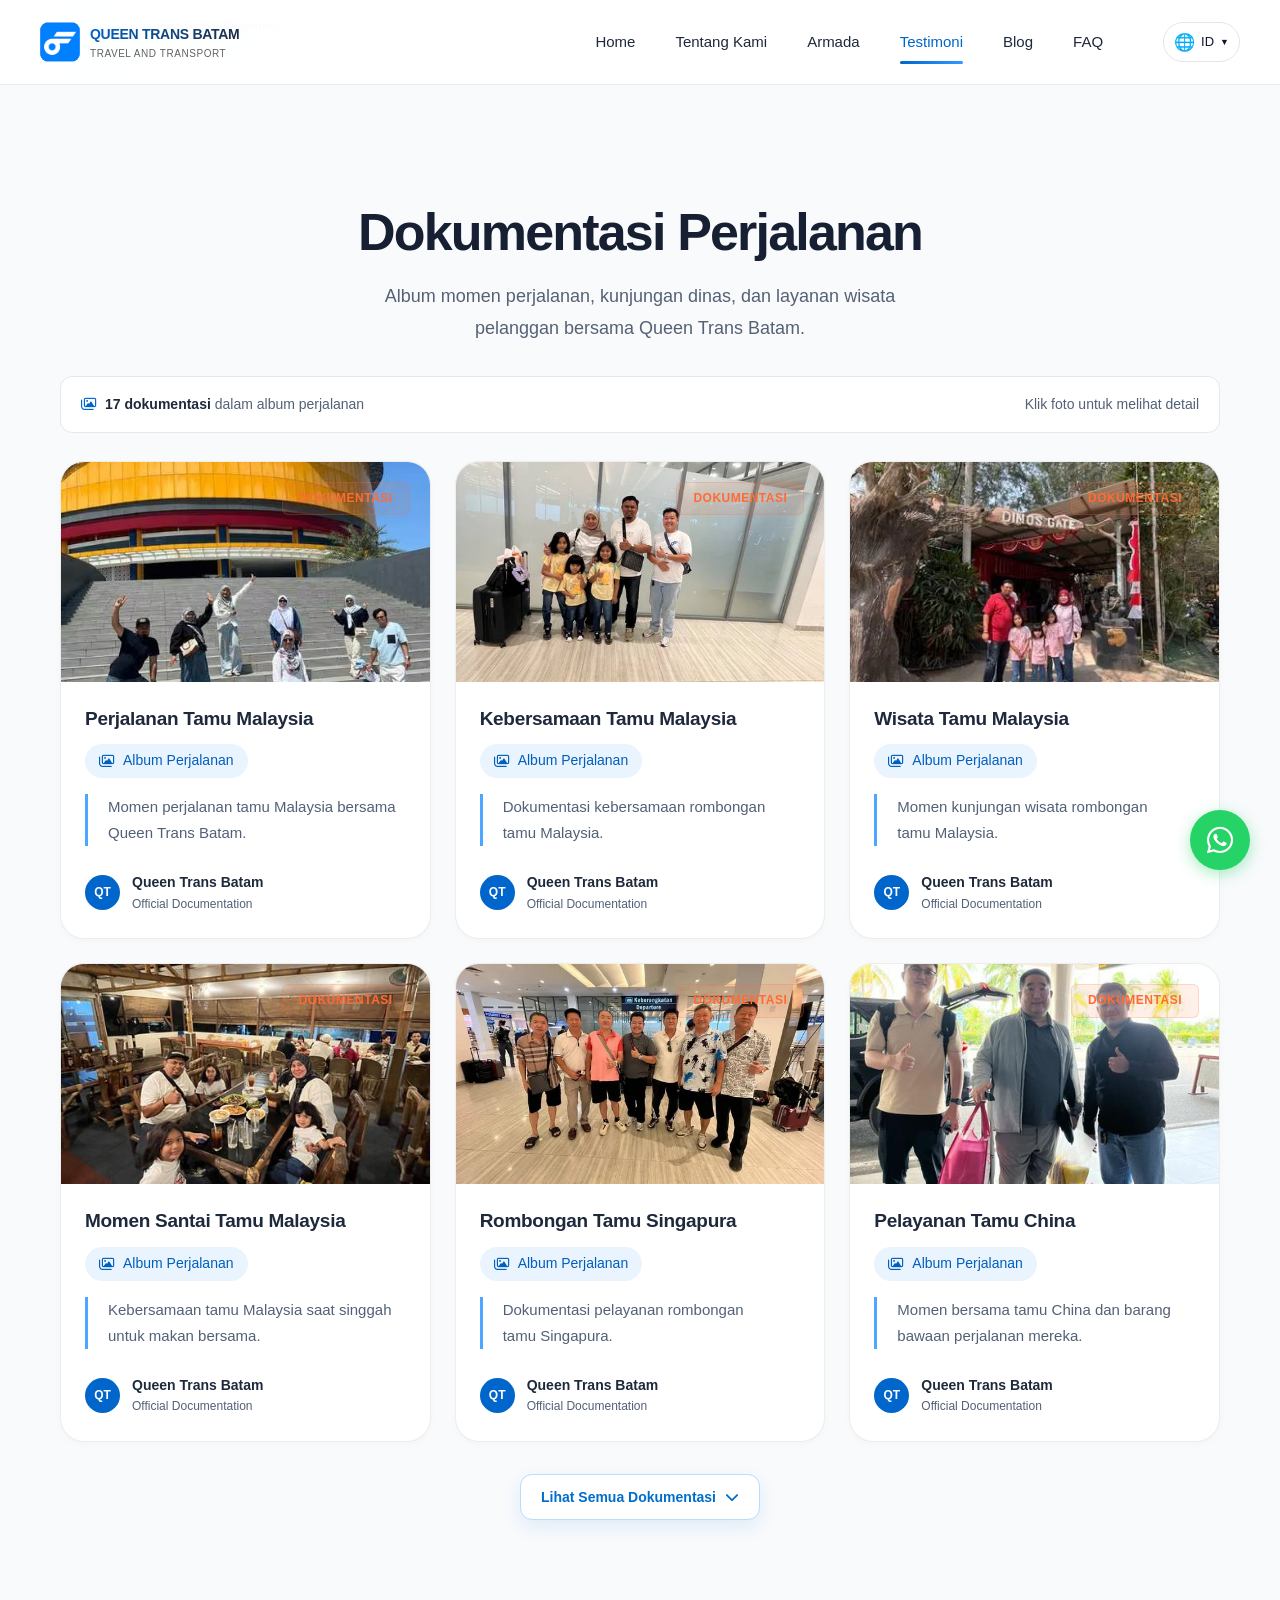
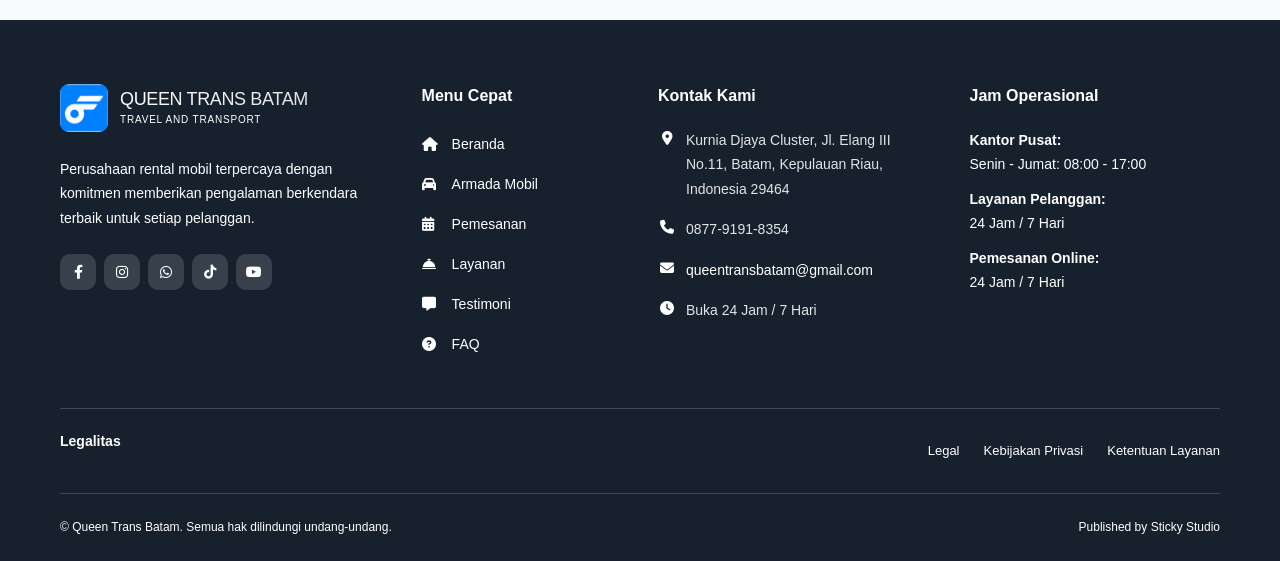
<file: testimoni.html>
<!doctype html>
<html lang="id">
  <head>
    <meta charset="UTF-8" />
    <meta name="viewport" content="width=device-width, initial-scale=1.0" />
    <title>Dokumentasi &amp; Pengalaman Pelanggan | Queen Trans Batam</title>

    <!-- Author & Publisher -->

    <meta name="publisher" content="Queen Trans Batam" />
    <meta name="copyright" content="Queen Trans Batam 2026" />
    <meta name="language" content="Indonesian" />
    <meta name="revisit-after" content="7 days" />

    <!-- Robots Meta Tags -->



    <!-- Canonical URL -->


    <!-- Open Graph / Facebook Meta Tags -->










    <!-- Twitter Card Meta Tags -->






    <!-- Mobile Web App Meta Tags -->
    <meta name="mobile-web-app-capable" content="yes" />
    <meta name="apple-mobile-web-app-capable" content="yes" />
    <meta
      name="apple-mobile-web-app-status-bar-style"
      content="black-translucent"
    />
    <meta name="apple-mobile-web-app-title" content="Queen Trans Batam" />
    <meta name="application-name" content="Queen Trans Batam" />
    <meta name="theme-color" content="#007FFF" />

    <!-- Favicon & Icons -->
    <link
      rel="icon"
      type="image/png"
      href="image/logo-queen-rental-batam-murah.png"
    />
    <link rel="shortcut icon" href="image/logo-queen-rental-batam-murah.png" />
    <link
      rel="apple-touch-icon"
      href="image/logo-queen-rental-batam-murah.png"
    />
    <link
      rel="apple-touch-icon"
      sizes="180x180"
      href="image/logo-queen-rental-batam-murah.png"
    />

    <!-- Schema Breadcrumb -->



    <style>
      /* Reset & Base Styles dengan #007FFF sebagai warna utama */
      :root {
        --primary: #007fff;
        --primary-dark: #0066cc;
        --primary-light: #4da6ff;
        --primary-lighter: #eaf4ff;
        --secondary: #ff6b35;
        --secondary-dark: #e05a2a;
        --accent: #3399ff;
        --light: #f8fafc;
        --dark: #1e293b;
        --gray: #64748b;
        --gray-light: #cbd5e1;
        --success: #10b981;
        --warning: #f59e0b;
        --shadow:
          0 4px 6px -1px rgba(0, 127, 255, 0.1),
          0 2px 4px -1px rgba(0, 127, 255, 0.06);
        --shadow-lg:
          0 10px 15px -3px rgba(0, 127, 255, 0.1),
          0 4px 6px -2px rgba(0, 127, 255, 0.05);
        --transition: all 0.3s cubic-bezier(0.4, 0, 0.2, 1);
        --radius: 10px;
        --radius-lg: 15px;
        --container-width: 1200px;
      }

      * {
        margin: 0;
        padding: 0;
        box-sizing: border-box;
      }

      html {
        scroll-behavior: smooth;
        scroll-padding-top: 80px;
      }

      body {
        font-family: "Inter", sans-serif;
        line-height: 1.6;
        color: var(--dark);
        background-color: #ffffff;
        overflow-x: hidden;
      }

      h1,
      h2,
      h3,
      h4,
      h5 {
        font-family: "Manrope", sans-serif;
        font-weight: 700;
        line-height: 1.2;
        margin-bottom: 1rem;
        color: var(--dark);
      }

      h1 {
        font-size: 3.5rem;
        background: linear-gradient(
          135deg,
          var(--primary) 0%,
          var(--accent) 100%
        );
        -webkit-background-clip: text;
        -webkit-text-fill-color: transparent;
        background-clip: text;
      }

      h2 {
        font-size: 2.5rem;
        position: relative;
        padding-bottom: 1.2rem;
      }

      h2::after {
        content: "";
        position: absolute;
        bottom: 0;
        left: 0;
        width: 70px;
        height: 4px;
        background: linear-gradient(
          90deg,
          var(--primary) 0%,
          var(--accent) 100%
        );
        border-radius: 2px;
      }

      h2.text-center::after {
        left: 50%;
        transform: translateX(-50%);
      }

      h3 {
        font-size: 1.5rem;
      }

      p {
        margin-bottom: 1.5rem;
        color: var(--gray);
      }

      a {
        text-decoration: none;
        color: inherit;
        transition: var(--transition);
      }

      ul {
        list-style: none;
      }

      img {
        max-width: 100%;
        height: auto;
        display: block;
      }

      .container {
        width: 100%;
        max-width: var(--container-width);
        margin: 0 auto;
        padding: 0 20px;
      }

      .text-center {
        text-align: center;
      }

      .section-padding {
        padding: 100px 0;
      }

      /* Floating WhatsApp Button */
      .floating-wa {
        position: fixed;
        bottom: 30px;
        right: 30px;
        width: 60px;
        height: 60px;
        background-color: #25d366;
        color: white;
        border-radius: 50%;
        display: flex;
        align-items: center;
        justify-content: center;
        font-size: 30px;
        box-shadow: 0 4px 15px rgba(37, 211, 102, 0.4);
        z-index: 1000;
        cursor: pointer;
        transition: all 0.3s ease;
        text-decoration: none;
        animation: pulse-wa 2s infinite;
      }

      .floating-wa:hover {
        transform: scale(1.1);
        background-color: #20ba56;
        color: white;
      }

      .floating-wa .tooltip {
        position: absolute;
        right: 70px;
        background: white;
        color: #333;
        padding: 8px 15px;
        border-radius: 20px;
        font-size: 14px;
        font-weight: 600;
        white-space: nowrap;
        box-shadow: 0 4px 15px rgba(0, 0, 0, 0.1);
        opacity: 0;
        visibility: hidden;
        transition: all 0.3s ease;
        transform: translateX(10px);
      }

      .floating-wa:hover .tooltip {
        opacity: 1;
        visibility: visible;
        transform: translateX(0);
      }

      @keyframes pulse-wa {
        0% {
          box-shadow: 0 0 0 0 rgba(37, 211, 102, 0.7);
        }

        70% {
          box-shadow: 0 0 0 20px rgba(37, 211, 102, 0);
        }

        100% {
          box-shadow: 0 0 0 0 rgba(37, 211, 102, 0);
        }
      }

      .section-title {
        margin-bottom: 60px;
      }

      .section-title p {
        max-width: 700px;
        margin: 0 auto;
        font-size: 1.1rem;
      }

      .btn {
        display: inline-flex;
        align-items: center;
        justify-content: center;
        gap: 10px;
        padding: 16px 32px;
        border-radius: var(--radius);
        font-weight: 600;
        font-size: 16px;
        cursor: pointer;
        transition: var(--transition);
        border: none;
        outline: none;
        position: relative;
        overflow: hidden;
      }

      .btn::after {
        content: "";
        position: absolute;
        top: 50%;
        left: 50%;
        width: 5px;
        height: 5px;
        background: rgba(255, 255, 255, 0.5);
        opacity: 0;
        border-radius: 100%;
        transform: scale(1, 1) translate(-50%);
        transform-origin: 50% 50%;
      }

      .btn:focus:not(:active)::after {
        animation: ripple 1s ease-out;
      }

      @keyframes ripple {
        0% {
          transform: scale(0, 0);
          opacity: 0.5;
        }

        100% {
          transform: scale(20, 20);
          opacity: 0;
        }
      }

      .btn-primary {
        background: linear-gradient(
          135deg,
          var(--primary) 0%,
          var(--primary-dark) 100%
        );
        color: white;
        box-shadow: 0 4px 15px rgba(0, 127, 255, 0.3);
      }

      .btn-primary:hover {
        background: linear-gradient(
          135deg,
          var(--primary-dark) 0%,
          var(--primary) 100%
        );
        transform: translateY(-3px);
        box-shadow: 0 8px 25px rgba(0, 127, 255, 0.4);
      }

      .btn-secondary {
        background: white;
        color: var(--primary);
        border: 2px solid var(--primary);
      }

      .btn-secondary:hover {
        background: var(--primary);
        color: white;
        transform: translateY(-3px);
        box-shadow: 0 8px 25px rgba(0, 127, 255, 0.2);
      }

      .btn-accent {
        background: linear-gradient(
          135deg,
          var(--secondary) 0%,
          var(--secondary-dark) 100%
        );
        color: white;
        box-shadow: 0 4px 15px rgba(255, 107, 53, 0.3);
      }

      .btn-accent:hover {
        background: linear-gradient(
          135deg,
          var(--secondary-dark) 0%,
          var(--secondary) 100%
        );
        transform: translateY(-3px);
        box-shadow: 0 8px 25px rgba(255, 107, 53, 0.4);
      }

      .btn-large {
        padding: 18px 40px;
        font-size: 18px;
      }

      .badge {
        display: inline-block;
        padding: 6px 16px;
        background: var(--primary-lighter);
        color: var(--primary);
        border-radius: 30px;
        font-size: 12px;
        font-weight: 700;
        text-transform: uppercase;
        letter-spacing: 0.5px;
        border: 1px solid rgba(0, 127, 255, 0.2);
      }

      .badge-accent {
        background: rgba(255, 107, 53, 0.1);
        color: var(--secondary);
        border-color: rgba(255, 107, 53, 0.2);
      }

      /* Header & Navigation */
      header {
        position: fixed;
        top: 0;
        left: 0;
        width: 100%;
        z-index: 1000;
        background: rgba(255, 255, 255, 0.95);
        backdrop-filter: blur(10px);
        box-shadow: 0 2px 20px rgba(0, 127, 255, 0.1);
        transition: var(--transition);
      }

      /*
        header.scrolled {
            padding: 10px 0;
            background: rgba(255, 255, 255, 0.98);
        }
        */

      .header-container {
        display: flex;
        align-items: center;
        padding: 20px 0;
        transition: var(--transition);
      }

      /*
        header.scrolled .header-container {
            padding: 15px 0;
        }
        */

      .logo {
        display: flex;
        align-items: center;
        gap: 15px;
        margin-right: auto;
      }

      .logo-icon {
        width: 55px;
        height: 55px;
        background: linear-gradient(
          135deg,
          var(--primary) 0%,
          var(--accent) 100%
        );
        border-radius: 50%;
        display: flex;
        align-items: center;
        justify-content: center;
        color: white;
        font-size: 24px;
        box-shadow: 0 4px 12px rgba(0, 127, 255, 0.3);
        padding: 0;
        /* Remove any default padding */
        overflow: hidden;
        /* Ensure image doesn't overflow */
      }

      .logo-icon img {
        width: 100%;
        height: 100%;
        object-fit: contain;
        display: block;
        transform: scale(1.14);
        /* or cover, depending on logo shape */
      }

      .logo-text .logo-heading {
        display: block;
        font-size: 24px;
        margin-bottom: 0;
        background: linear-gradient(
          135deg,
          var(--primary) 0%,
          var(--dark) 100%
        );
        -webkit-background-clip: text;
        -webkit-text-fill-color: transparent;
        background-clip: text;
      }

      .logo-text p {
        font-size: 12px;
        color: var(--gray);
        margin-bottom: 0;
        letter-spacing: 1.5px;
        font-weight: 500;
      }

      /* Nav alignment fix */
      .header-container nav {
        margin-right: 20px;
        margin-left: auto;
      }

      .nav-menu {
        display: flex;
        gap: 40px;
      }

      .nav-link {
        font-weight: 600;
        color: var(--dark);
        position: relative;
        padding: 5px 0;
        font-size: 15px;
      }

      .nav-link::after {
        content: "";
        position: absolute;
        bottom: 0;
        left: 0;
        width: 0;
        height: 3px;
        background: linear-gradient(
          90deg,
          var(--primary) 0%,
          var(--accent) 100%
        );
        border-radius: 1.5px;
        transition: var(--transition);
      }

      .nav-link:hover::after,
      .nav-link.active::after {
        width: 100%;
      }

      .nav-link:hover,
      .nav-link.active {
        color: var(--primary);
      }

      .header-cta {
        display: flex;
        align-items: center;
        gap: 20px;
      }

      .phone-number {
        display: flex;
        align-items: center;
        gap: 10px;
        font-weight: 700;
        color: var(--primary);
        padding: 10px 20px;
        background: var(--primary-lighter);
        border-radius: var(--radius);
      }

      .mobile-toggle {
        display: none;
        background: none;
        border: none;
        font-size: 24px;
        color: var(--primary);
        cursor: pointer;
        width: 40px;
        height: 40px;
        border-radius: 8px;
        background: var(--primary-lighter);
      }

      /* Hero Section */
      .hero {
        position: relative;
        padding: 180px 0 120px;
        background: linear-gradient(
          135deg,
          rgba(0, 127, 255, 0.05) 0%,
          rgba(51, 153, 255, 0.05) 100%
        );
        overflow: hidden;
      }

      .hero .container {
        position: relative;
        z-index: 2;
      }

      .hero-wrapper {
        display: flex;
        align-items: center;
        justify-content: space-between;
        gap: 50px;
      }

      .hero-content {
        flex: 1;
        max-width: 600px;
        text-align: left;
      }

      .hero-image {
        flex: 1;
        max-width: 600px;
        position: relative;
      }

      .hero-image img {
        width: 100%;
        height: auto;
        border-radius: var(--radius-lg);
        box-shadow: var(--shadow-lg);
        animation: float 6s ease-in-out infinite;
      }

      @keyframes float {
        0% {
          transform: translateY(0px);
        }

        50% {
          transform: translateY(-20px);
        }

        100% {
          transform: translateY(0px);
        }
      }

      .hero h1 {
        font-size: 3.5rem;
        margin-bottom: 20px;
        line-height: 1.1;
      }

      .hero p {
        font-size: 1.2rem;
        color: var(--gray);
        margin-bottom: 40px;
        line-height: 1.8;
      }

      .hero-btns {
        display: flex;
        gap: 20px;
        flex-wrap: wrap;
        justify-content: flex-start;
      }

      @media (max-width: 992px) {
        .hero-wrapper {
          flex-direction: column;
          text-align: center;
        }

        .hero-content {
          text-align: center;
          margin: 0 auto;
          margin-bottom: 40px;
        }

        .hero-btns {
          justify-content: center;
        }

        .hero-image {
          width: 100%;
          max-width: 500px;
        }
      }

      .hero-stats {
        display: grid;
        grid-template-columns: repeat(4, 1fr);
        gap: 30px;
        margin-top: 80px;
        background: white;
        border-radius: var(--radius-lg);
        padding: 40px;
        box-shadow: var(--shadow-lg);
        border: 1px solid rgba(0, 127, 255, 0.1);
      }

      .stat-item {
        text-align: center;
        position: relative;
      }

      .stat-item:not(:last-child)::after {
        content: "";
        position: absolute;
        top: 50%;
        right: -15px;
        transform: translateY(-50%);
        width: 1px;
        height: 60%;
        background: var(--gray-light);
      }

      .stat-number {
        font-size: 2.5rem;
        font-weight: 800;
        color: var(--primary);
        margin-bottom: 10px;
        font-family: "Manrope", sans-serif;
      }

      .stat-label {
        font-size: 14px;
        color: var(--gray);
        text-transform: uppercase;
        letter-spacing: 1px;
        font-weight: 600;
      }

      /* Featured Cars */
      .featured-cars {
        background: var(--light);
      }

      .cars-filter {
        display: flex;
        justify-content: center;
        gap: 15px;
        margin-bottom: 40px;
        flex-wrap: wrap;
      }

      .filter-btn {
        padding: 12px 28px;
        background: white;
        border: 1px solid var(--gray-light);
        border-radius: 30px;
        font-weight: 600;
        cursor: pointer;
        transition: var(--transition);
        color: var(--gray);
      }

      .filter-btn.active,
      .filter-btn:hover {
        background: var(--primary);
        color: white;
        border-color: var(--primary);
        box-shadow: 0 4px 12px rgba(0, 127, 255, 0.2);
      }

      .cars-grid {
        display: grid;
        grid-template-columns: repeat(auto-fill, minmax(350px, 1fr));
        gap: 30px;
      }

      .car-card {
        background: white;
        border-radius: var(--radius-lg);
        overflow: hidden;
        box-shadow: var(--shadow);
        transition: var(--transition);
        position: relative;
      }

      .car-card:hover {
        transform: translateY(-10px);
        box-shadow: var(--shadow-lg);
      }

      .car-image {
        height: 220px;
        overflow: hidden;
        position: relative;
      }

      .car-image img {
        width: 100%;
        height: 100%;
        object-fit: cover;
        transition: var(--transition);
      }

      .car-card:hover .car-image img {
        transform: scale(1.05);
      }

      .car-badge {
        position: absolute;
        top: 20px;
        right: 20px;
      }

      .car-info {
        padding: 25px;
      }

      .car-header {
        display: flex;
        justify-content: space-between;
        align-items: flex-start;
        margin-bottom: 15px;
      }

      .car-title h3 {
        margin-bottom: 5px;
        color: var(--dark);
      }

      .car-title p {
        color: var(--gray);
        font-size: 14px;
        margin-bottom: 0;
      }

      .car-price {
        font-size: 1.5rem;
        font-weight: 800;
        color: var(--primary);
        font-family: "Manrope", sans-serif;
      }

      .car-price span {
        font-size: 14px;
        color: var(--gray);
        font-weight: 400;
      }

      .car-features {
        display: grid;
        grid-template-columns: repeat(3, 1fr);
        gap: 15px;
        margin: 20px 0;
        padding: 20px 0;
        border-top: 1px solid var(--gray-light);
        border-bottom: 1px solid var(--gray-light);
      }

      .car-feature {
        display: flex;
        flex-direction: column;
        align-items: center;
        gap: 8px;
        font-size: 14px;
        color: var(--gray);
        text-align: center;
      }

      .car-feature i {
        color: var(--primary);
        font-size: 18px;
      }

      .car-cta {
        display: flex;
        gap: 10px;
      }

      .car-cta .btn {
        flex: 1;
        padding: 14px;
      }

      /* Booking Section */
      .booking-section {
        background: linear-gradient(
          135deg,
          var(--primary) 0%,
          var(--primary-dark) 100%
        );
        color: white;
        position: relative;
        overflow: hidden;
      }

      .booking-section::before {
        content: "";
        position: absolute;
        top: 0;
        right: 0;
        width: 40%;
        height: 100%;
        background: url("https://images.unsplash.com/photo-1503376780353-7e6692767b70?ixlib=rb-4.0.3&auto=format&fit=crop&w=800&q=80");
        background-size: cover;
        background-position: center;
        opacity: 0.15;
        border-radius: 100px 0 0 0;
      }

      .booking-container {
        position: relative;
        z-index: 2;
        display: grid;
        grid-template-columns: 1fr 1fr;
        gap: 60px;
        align-items: center;
      }

      .booking-content h2 {
        color: white;
      }

      .booking-content h2::after {
        background: var(--secondary);
      }

      .booking-content p {
        color: rgba(255, 255, 255, 0.9);
      }

      .booking-form {
        background: white;
        padding: 40px;
        border-radius: var(--radius-lg);
        box-shadow: var(--shadow-lg);
      }

      .form-group {
        margin-bottom: 25px;
      }

      .form-label {
        display: block;
        margin-bottom: 8px;
        font-weight: 600;
        color: var(--dark);
      }

      .form-control {
        width: 100%;
        padding: 16px;
        border: 1px solid var(--gray-light);
        border-radius: var(--radius);
        font-size: 16px;
        transition: var(--transition);
        font-family: "Inter", sans-serif;
      }

      .form-control:focus {
        outline: none;
        border-color: var(--primary);
        box-shadow: 0 0 0 3px rgba(0, 127, 255, 0.1);
      }

      .form-row {
        display: grid;
        grid-template-columns: 1fr 1fr;
        gap: 20px;
      }

      /* Services */
      .services-grid {
        display: flex;
        flex-wrap: wrap;
        justify-content: center;
        gap: 30px;
      }

      .service-card {
        flex: 1 1 300px;
        max-width: 400px;
        text-align: center;
        padding: 40px 30px;
        background: white;
        border-radius: var(--radius-lg);
        box-shadow: var(--shadow);
        transition: var(--transition);
        border: 1px solid rgba(0, 127, 255, 0.1);
      }

      .service-card:hover {
        transform: translateY(-10px);
        box-shadow: var(--shadow-lg);
        border-color: var(--primary-light);
      }

      .service-icon {
        width: 80px;
        height: 80px;
        margin: 0 auto 25px;
        background: linear-gradient(
          135deg,
          var(--primary-lighter) 0%,
          rgba(74, 159, 216, 0.2) 100%
        );
        border-radius: 20px;
        display: flex;
        align-items: center;
        justify-content: center;
        font-size: 32px;
        color: var(--primary);
      }

      .service-card h3 {
        margin-bottom: 15px;
        color: var(--dark);
      }

      /* Testimonials */
      .testimonials {
        background: linear-gradient(
          135deg,
          rgba(0, 127, 255, 0.03) 0%,
          rgba(51, 153, 255, 0.03) 100%
        );
      }

      .testimonials-slider {
        max-width: 800px;
        margin: 0 auto;
        position: relative;
      }

      .testimonial-card {
        background: white;
        padding: 40px;
        border-radius: var(--radius-lg);
        box-shadow: var(--shadow);
        text-align: center;
        border: 1px solid rgba(0, 127, 255, 0.1);
      }

      .testimonial-rating {
        color: var(--warning);
        margin-bottom: 20px;
        font-size: 20px;
      }

      .testimonial-text {
        font-size: 1.1rem;
        font-style: italic;
        margin-bottom: 30px;
        color: var(--dark);
        line-height: 1.8;
      }

      .testimonial-author {
        display: flex;
        align-items: center;
        justify-content: center;
        gap: 15px;
      }

      .author-avatar {
        width: 60px;
        height: 60px;
        border-radius: 50%;
        object-fit: cover;
        border: 3px solid var(--primary-lighter);
      }

      .author-info h4 {
        margin-bottom: 5px;
        color: var(--dark);
      }

      .author-info p {
        margin-bottom: 0;
        font-size: 14px;
        color: var(--gray);
      }

      .slider-controls {
        display: flex;
        justify-content: center;
        gap: 10px;
        margin-top: 40px;
      }

      .slider-btn {
        width: 12px;
        height: 12px;
        border-radius: 50%;
        background: var(--gray-light);
        border: none;
        cursor: pointer;
        transition: var(--transition);
      }

      .slider-btn.active {
        background: var(--primary);
        transform: scale(1.2);
      }

      /* Footer */
      .footer-logo {
        max-width: 200px;
        height: auto;
        margin-bottom: 25px;
        display: block;
      }

      .footer-logo-container .logo-text .logo-heading {
        font-size: 24px;
        margin-bottom: 0;
        background: linear-gradient(135deg, #ffffff 0%, #e0e0e0 100%);
        -webkit-background-clip: text;
        -webkit-text-fill-color: transparent;
        background-clip: text;
      }

      .footer-logo-container .logo-text p {
        font-size: 12px;
        color: rgba(255, 255, 255, 0.6);
        margin-bottom: 0;
        letter-spacing: 1.5px;
        font-weight: 500;
      }

      .footer-logo-img {
        width: 60px;
        height: 60px;
        object-fit: contain;
      }

      footer {
        background: linear-gradient(135deg, var(--dark) 0%, #0f172a 100%);
        color: white;
        padding: 100px 0 40px;
      }

      .footer-grid {
        display: grid;
        grid-template-columns: repeat(auto-fit, minmax(250px, 1fr));
        gap: 50px;
        margin-bottom: 60px;
      }

      .footer-col h3 {
        color: white;
        font-size: 1.5rem;
        margin-bottom: 30px;
        position: relative;
        padding-bottom: 15px;
        font-weight: 700;
        letter-spacing: 0.5px;
      }

      .footer-col h3::after {
        content: "";
        position: absolute;
        bottom: 0;
        left: 0;
        width: 40px;
        height: 3px;
        background: var(--primary);
      }

      .footer-links li {
        margin-bottom: 18px;
        display: flex;
        align-items: center;
      }

      .footer-links a {
        color: rgba(255, 255, 255, 0.8);
        transition: var(--transition);
        display: flex;
        align-items: center;
        gap: 12px;
        font-size: 1.05rem;
      }

      .footer-links a:hover {
        color: white;
        padding-left: 5px;
      }

      .footer-links a i {
        color: var(--primary-light);
        width: 20px;
      }

      .contact-info li {
        display: flex;
        align-items: flex-start;
        gap: 20px;
        margin-bottom: 25px;
        color: rgba(255, 255, 255, 0.8);
        font-size: 1.05rem;
        line-height: 1.6;
      }

      .contact-info i {
        color: var(--primary-light);
        margin-top: 4px;
        width: 20px;
      }

      .social-links {
        display: flex;
        gap: 15px;
        margin-top: 20px;
      }

      .social-links a {
        display: flex;
        align-items: center;
        justify-content: center;
        width: 40px;
        height: 40px;
        background: rgba(255, 255, 255, 0.1);
        border-radius: 10px;
        color: white;
        transition: var(--transition);
      }

      .social-links a:hover {
        background: var(--primary);
        transform: translateY(-3px);
      }

      .footer-bottom {
        text-align: center;
        padding-top: 30px;
        border-top: 1px solid rgba(255, 255, 255, 0.1);
        color: rgba(255, 255, 255, 0.6);
        font-size: 14px;
        display: flex;
        flex-direction: column;
        gap: 10px;
      }

      .footer-bottom p {
        margin-bottom: 0;
        color: rgba(255, 255, 255, 0.6);
      }

      .footer-bottom a {
        color: var(--primary-light);
      }

      .footer-bottom a:hover {
        color: white;
        text-decoration: underline;
      }

      /* Responsive Design */
      @media (max-width: 1200px) {
        h1 {
          font-size: 3rem;
        }

        h2 {
          font-size: 2.2rem;
        }

        .hero-stats {
          grid-template-columns: repeat(2, 1fr);
        }

        .stat-item:nth-child(2)::after {
          display: none;
        }
      }

      @media (max-width: 992px) {
        .hero::before {
          width: 40%;
          border-radius: 0 0 0 60px;
        }

        .booking-container {
          grid-template-columns: 1fr;
        }

        .booking-section::before {
          display: none;
        }
      }

      @media (max-width: 768px) {
        .header-container {
          padding: 12px 20px;
        }

        .logo {
          gap: 8px;
        }

        .logo-icon {
          width: 36px;
          height: 36px;
          font-size: 18px;
        }

        .logo-text .logo-heading {
          font-size: 18px;
        }

        .logo-text p {
          font-size: 10px;
        }

        .mobile-toggle {
          display: flex;
          align-items: center;
          justify-content: center;
        }

        .header-cta .btn {
          display: none;
        }

        .nav-menu {
          position: absolute;
          top: 100%;
          left: 0;
          width: 100%;
          background: white;
          flex-direction: column;
          padding: 30px;
          box-shadow: 0 10px 30px rgba(0, 0, 0, 0.1);
          transition: var(--transition);
          z-index: 999;
          border-radius: 0 0 20px 20px;
          transform: translateY(-20px);
          opacity: 0;
          visibility: hidden;
        }

        .nav-menu.active {
          transform: translateY(0);
          opacity: 1;
          visibility: visible;
        }

        .phone-number {
          display: none;
        }

        .hero {
          padding: 150px 0 80px;
        }

        .hero::before {
          display: none;
        }

        .hero h1 {
          font-size: 2.5rem;
        }

        .hero-btns {
          flex-direction: column;
        }

        .hero-btns .btn {
          width: 100%;
          justify-content: center;
        }

        .cars-grid {
          grid-template-columns: 1fr;
        }

        .form-row {
          grid-template-columns: 1fr;
        }

        .footer-grid {
          grid-template-columns: 1fr;
          gap: 40px;
        }

        .footer-logo-container .logo-text .logo-heading {
          font-size: 20px;
        }

        .footer-logo-container .logo-text p {
          font-size: 11px;
        }

        .footer-logo-img {
          width: 50px;
          height: 50px;
        }

        .footer-bottom,
        .footer-bottom p {
          font-size: 10px !important;
          line-height: 1.4 !important;
          opacity: 0.8 !important;
        }
      }

      @media (max-width: 576px) {
        .section-padding {
          padding: 70px 0;
        }

        h1 {
          font-size: 2.2rem;
        }

        h2 {
          font-size: 1.8rem;
        }

        .hero-stats {
          grid-template-columns: 1fr;
          padding: 30px 20px;
        }

        .stat-item:not(:last-child)::after {
          display: none;
        }

        .car-features {
          grid-template-columns: repeat(2, 1fr);
        }

        .booking-form {
          padding: 30px 20px;
        }

        .service-card {
          padding: 30px 20px;
        }
      }

      /* Map Section */
      .map-section {
        background: white;
      }

      @media (max-width: 576px) {
        /* Map Section */
        .map-container {
          padding-bottom: 75%;
        }
      }

      .map-container {
        width: 100%;
        position: relative;
        padding-bottom: 45%;
        /* Aspect ratio */
        height: 0;
        overflow: hidden;
        border-radius: var(--radius-lg);
        box-shadow: var(--shadow-lg);
      }

      .map-container iframe {
        position: absolute;
        top: 0;
        left: 0;
        width: 100%;
        height: 100%;
        border: 0;
      }

      @media (max-width: 768px) {
        .map-container {
          padding-bottom: 75%;
          /* Taller on mobile */
        }
      }

      /* Real Experience Section - Enhanced Professional Design */
      .real-experience-card {
        display: flex;
        flex-direction: column;
        background: white;
        border-radius: 15px;
        box-shadow: 0 10px 30px rgba(0, 0, 0, 0.05);
        overflow: hidden;
        margin-bottom: 30px;
        border: 1px solid rgba(0, 127, 255, 0.08);
        transition: all 0.4s cubic-bezier(0.165, 0.84, 0.44, 1);
        position: relative;
      }

      .real-experience-card:hover {
        transform: translateY(-8px);
        box-shadow: 0 20px 40px rgba(0, 127, 255, 0.12);
        border-color: rgba(0, 127, 255, 0.2);
      }

      @media (min-width: 992px) {
        .real-experience-card.featured-card {
          flex-direction: row;
          align-items: stretch;
        }

        .real-experience-card.featured-card .real-experience-image {
          width: 45%;
          height: auto;
          min-height: 400px;
        }

        .real-experience-card.featured-card .real-experience-content {
          width: 55%;
          padding: 50px;
          display: flex;
          flex-direction: column;
          justify-content: center;
        }
      }

      .real-experience-image {
        width: 100%;
        height: 280px;
        overflow: hidden;
        position: relative;
      }

      .real-experience-image img {
        width: 100%;
        height: 100%;
        object-fit: cover;
        transition: transform 0.6s ease;
      }

      .real-experience-card:hover .real-experience-image img {
        transform: scale(1.08);
      }

      .real-experience-content {
        padding: 30px;
        flex-grow: 1;
        display: flex;
        flex-direction: column;
      }

      .experience-date {
        display: inline-flex;
        align-items: center;
        gap: 8px;
        padding: 6px 14px;
        background: var(--primary-lighter);
        color: var(--primary);
        border-radius: 30px;
        font-size: 0.8rem;
        font-weight: 700;
        margin-bottom: 20px;
        width: fit-content;
      }

      .experience-text {
        font-size: 1.05rem;
        line-height: 1.7;
        color: var(--gray);
        margin-bottom: 25px;
        position: relative;
        padding-left: 20px;
        border-left: 3px solid var(--primary-light);
        flex-grow: 1;
      }

      .client-info {
        display: flex;
        align-items: center;
      }

      .documentation-grid .client-info .stat-icon {
        display: flex;
        align-items: center;
        justify-content: center;
        flex: 0 0 35px;
        width: 35px;
        height: 35px;
        margin-right: 12px;
        border-radius: 50%;
        background: var(--primary);
        color: #ffffff;
        font-size: 12px;
        font-weight: 700;
      }

      .documentation-grid .client-info strong,
      .documentation-grid .client-info span {
        display: block;
      }

      .documentation-grid .client-info strong {
        color: var(--dark);
        font-size: 14px;
      }
      .documentation-grid .client-info span {
        color: var(--gray);
        font-size: 12px;
      }

      .documentation-grid {
        display: grid;
        grid-template-columns: repeat(3, minmax(0, 1fr));
        gap: 24px;
        margin-top: 42px;
      }

      .album-summary {
        display: flex;
        align-items: center;
        justify-content: space-between;
        gap: 20px;
        margin-top: -24px;
        padding: 16px 20px;
        background: #ffffff;
        border: 1px solid #e2e8f0;
        border-radius: 12px;
        color: var(--gray);
      }

      .album-summary strong {
        color: var(--dark);
      }
      .album-summary i {
        margin-right: 8px;
        color: var(--primary);
      }

      @media (max-width: 991px) {
        .documentation-grid {
          grid-template-columns: repeat(2, minmax(0, 1fr));
          gap: 20px;
        }
      }

      /* Documentation Card internal structure for Grid */
      .documentation-grid .real-experience-card {
        flex-direction: column !important;
        height: 100%;
        cursor: pointer;
        position: relative;
        transition: all 0.4s cubic-bezier(0.165, 0.84, 0.44, 1);
      }

      .documentation-grid .real-experience-card:focus-visible {
        outline: 3px solid rgba(0, 127, 255, 0.35);
        outline-offset: 4px;
      }

      .documentation-grid .real-experience-card h2 {
        font-size: 1.15rem;
        margin: 0 0 15px;
        color: var(--dark);
        font-weight: 800;
        line-height: 1.4;
        letter-spacing: -0.02em;
      }

      .documentation-grid .real-experience-image {
        height: 220px;
        width: 100%;
      }

      /* Overlay hint functionality remains for modal access */
      .documentation-grid .real-experience-image::after {
        content: "Lihat Detail";
        position: absolute;
        top: 0;
        left: 0;
        width: 100%;
        height: 100%;
        background: rgba(0, 127, 255, 0.4);
        display: flex;
        align-items: center;
        justify-content: center;
        color: white;
        font-weight: 600;
        opacity: 0;
        transition: 0.3s;
        font-size: 1.1rem;
      }

      .documentation-grid
        .real-experience-card:hover
        .real-experience-image::after {
        opacity: 1;
      }

      /* Modal Responsive Adjustments */
      @media (min-width: 768px) {
        /* .doc-modal-flex {
                flex-direction: row !important;
                height: 500px;
            } */
      }

      @media (max-width: 576px) {
        .album-summary {
          align-items: flex-start;
          flex-direction: column;
          margin-top: -18px;
        }

        .documentation-grid {
          grid-template-columns: 1fr;
        }

        .documentation-grid .real-experience-image {
          height: 220px !important;
        }

        .documentation-grid .real-experience-title h2 {
          font-size: 1.2rem;
        }

        /* Disable overlay hint on small mobile, use simple tap */
        .documentation-grid .real-experience-image::after {
          display: none;
        }
      }
    </style>
    <link rel="stylesheet" href="assets/generated/responsive.min.css?v=619e0d9ffc70" />
    <link rel="stylesheet" href="assets/generated/ui-refinement.min.css?v=25f3fc9a3689" />
    <link rel="stylesheet" href="assets/generated/design-system.min.css?v=84d5bcba7429" />
    <link rel="stylesheet" href="assets/generated/apple-refinement.min.css?v=3c83c7e3f7c4" />
    <link rel="stylesheet" href="assets/generated/testimoni-page.min.css?v=3a93ad8a24e9" />

    <!-- Canonical metadata and source-grounded structured data. -->
    <link rel="canonical" href="https://queentransbatam.com/testimoni.html" />
    <meta name="description" content="Lihat dokumentasi perjalanan pelanggan Queen Trans Batam untuk wisata keluarga, bisnis, kunjungan dinas, dan rombongan sebelum memilih layanan rental mobil." />
    <meta name="robots" content="index, follow, max-image-preview:large, max-snippet:-1, max-video-preview:-1" />
    <meta name="author" content="Queen Trans Batam" />
    <meta property="og:type" content="website" />
    <meta property="og:site_name" content="Queen Trans Batam" />
    <meta property="og:locale" content="id_ID" />
    <meta property="og:title" content="Dokumentasi &amp; Pengalaman Pelanggan | Queen Trans Batam" />
    <meta property="og:description" content="Lihat dokumentasi perjalanan pelanggan Queen Trans Batam untuk wisata keluarga, bisnis, kunjungan dinas, dan rombongan sebelum memilih layanan rental mobil." />
    <meta property="og:url" content="https://queentransbatam.com/testimoni.html" />
    <meta property="og:image" content="https://queentransbatam.com/image/hero-batam-welcome.jpg?v=20260930-50kb" />
    <meta property="og:image:width" content="680" />
    <meta property="og:image:height" content="680" />
    <meta property="og:image:alt" content="Queen Trans Batam — layanan rental mobil di Batam" />
    <meta name="twitter:card" content="summary_large_image" />
    <meta name="twitter:title" content="Dokumentasi &amp; Pengalaman Pelanggan | Queen Trans Batam" />
    <meta name="twitter:description" content="Lihat dokumentasi perjalanan pelanggan Queen Trans Batam untuk wisata keluarga, bisnis, kunjungan dinas, dan rombongan sebelum memilih layanan rental mobil." />
    <meta name="twitter:image" content="https://queentransbatam.com/image/hero-batam-welcome.jpg?v=20260930-50kb" />
    <meta name="twitter:image:alt" content="Queen Trans Batam — layanan rental mobil di Batam" />
    <script type="application/ld+json">
{
  "@context": "https://schema.org",
  "@graph": [
    {
      "@type": "AutoRental",
      "@id": "https://queentransbatam.com/#business",
      "name": "Queen Trans Batam",
      "legalName": "PT Queen Trans Utama",
      "url": "https://queentransbatam.com/",
      "description": "Layanan rental mobil lepas kunci, kendaraan dengan pengemudi, antar-jemput bandara dan pelabuhan, serta transportasi rombongan di Batam.",
      "logo": "https://queentransbatam.com/image/logo-queen-rental-batam-murah.png",
      "image": "https://queentransbatam.com/image/hero-queen-trans.jpg?v=20260930-50kb",
      "telephone": "+62-877-9191-8354",
      "email": "queentransbatam@gmail.com",
      "address": {
        "@type": "PostalAddress",
        "streetAddress": "Kurnia Djaya Cluster, Jl. Elang III No.11",
        "addressLocality": "Batam",
        "addressRegion": "Kepulauan Riau",
        "postalCode": "29464",
        "addressCountry": "ID"
      },
      "areaServed": {
        "@type": "City",
        "name": "Batam"
      },
      "contactPoint": {
        "@type": "ContactPoint",
        "telephone": "+62-877-9191-8354",
        "contactType": "Informasi dan pemesanan",
        "areaServed": "Batam",
        "hoursAvailable": {
          "@type": "OpeningHoursSpecification",
          "dayOfWeek": [
            "Monday",
            "Tuesday",
            "Wednesday",
            "Thursday",
            "Friday",
            "Saturday",
            "Sunday"
          ],
          "opens": "00:00",
          "closes": "23:59"
        }
      }
    },
    {
      "@type": "WebSite",
      "@id": "https://queentransbatam.com/#website",
      "url": "https://queentransbatam.com/",
      "name": "Queen Trans Batam",
      "inLanguage": "id-ID",
      "publisher": {
        "@id": "https://queentransbatam.com/#business"
      }
    },
    {
      "@type": "BreadcrumbList",
      "@id": "https://queentransbatam.com/testimoni.html#breadcrumb",
      "itemListElement": [
        {
          "@type": "ListItem",
          "position": 1,
          "name": "Beranda",
          "item": "https://queentransbatam.com/"
        },
        {
          "@type": "ListItem",
          "position": 2,
          "name": "Dokumentasi & Testimoni",
          "item": "https://queentransbatam.com/testimoni.html"
        }
      ]
    },
    {
      "@type": "ImageGallery",
      "@id": "https://queentransbatam.com/testimoni.html#webpage",
      "url": "https://queentransbatam.com/testimoni.html",
      "name": "Dokumentasi & Pengalaman Pelanggan | Queen Trans Batam",
      "description": "Lihat dokumentasi perjalanan pelanggan Queen Trans Batam untuk wisata keluarga, bisnis, kunjungan dinas, dan rombongan sebelum memilih layanan rental mobil.",
      "inLanguage": "id-ID",
      "isPartOf": {
        "@id": "https://queentransbatam.com/#website"
      },
      "about": {
        "@id": "https://queentransbatam.com/#business"
      },
      "primaryImageOfPage": {
        "@type": "ImageObject",
        "url": "https://queentransbatam.com/image/hero-batam-welcome.jpg?v=20260930-50kb",
        "width": 680,
        "height": 680
      },
      "breadcrumb": {
        "@id": "https://queentransbatam.com/testimoni.html#breadcrumb"
      },
      "image": [
        {
          "@type": "ImageObject",
          "contentUrl": "https://queentransbatam.com/image/tamu-malaysia.jpeg?v=20260930-50kb",
          "caption": "Perjalanan Tamu Malaysia"
        },
        {
          "@type": "ImageObject",
          "contentUrl": "https://queentransbatam.com/image/tamu-malaysia-2.jpeg?v=20260930-50kb",
          "caption": "Kebersamaan Tamu Malaysia"
        },
        {
          "@type": "ImageObject",
          "contentUrl": "https://queentransbatam.com/image/tamu-malysia-3.jpeg?v=20260930-50kb",
          "caption": "Wisata Tamu Malaysia"
        },
        {
          "@type": "ImageObject",
          "contentUrl": "https://queentransbatam.com/image/tamu-malaysia-4.jpeg?v=20260930-50kb",
          "caption": "Momen Santai Tamu Malaysia"
        },
        {
          "@type": "ImageObject",
          "contentUrl": "https://queentransbatam.com/image/tamu singapore.jpeg?v=20260930-50kb",
          "caption": "Rombongan Tamu Singapura"
        },
        {
          "@type": "ImageObject",
          "contentUrl": "https://queentransbatam.com/image/tamu-china.jpeg?v=20260930-50kb",
          "caption": "Pelayanan Tamu China"
        },
        {
          "@type": "ImageObject",
          "contentUrl": "https://queentransbatam.com/image/testimoni-bintan.jpeg?v=20260930-50kb",
          "caption": "Momen Perjalanan di Bintan"
        },
        {
          "@type": "ImageObject",
          "contentUrl": "https://queentransbatam.com/image/lepas-kunci-tamu-palembang.jpeg?v=20260930-50kb",
          "caption": "Lepas Kunci Tamu Palembang"
        },
        {
          "@type": "ImageObject",
          "contentUrl": "https://queentransbatam.com/image/lepaskunci-aliazsolar.jpeg?v=20260930-50kb",
          "caption": "Layanan Lepas Kunci Aliazsolar"
        },
        {
          "@type": "ImageObject",
          "contentUrl": "https://queentransbatam.com/image/b2b-crbc.jpeg?v=20260930-50kb",
          "caption": "Pertemuan Bersama CRBC"
        },
        {
          "@type": "ImageObject",
          "contentUrl": "https://queentransbatam.com/image/bupati-baritokuala.jpeg?v=20260930-50kb",
          "caption": "Dokumentasi Bupati Barito Kuala"
        },
        {
          "@type": "ImageObject",
          "contentUrl": "https://queentransbatam.com/image/pelayanan-ri-9.jpeg?v=20260930-50kb",
          "caption": "Dokumentasi Pelayanan RI 9"
        },
        {
          "@type": "ImageObject",
          "contentUrl": "https://queentransbatam.com/image/bapak-mk.jpeg?v=20260930-50kb",
          "caption": "Kebersamaan Bersama Tamu"
        },
        {
          "@type": "ImageObject",
          "contentUrl": "https://queentransbatam.com/image/pelayanan.jpeg?v=20260930-50kb",
          "caption": "Momen Pelayanan Pelanggan"
        },
        {
          "@type": "ImageObject",
          "contentUrl": "https://queentransbatam.com/image/WhatsApp Image 2026-09-26 at 16.39.50.jpeg?v=20260930-50kb",
          "caption": "Dokumentasi Perjalanan Pelanggan"
        },
        {
          "@type": "ImageObject",
          "contentUrl": "https://queentransbatam.com/image/tamu-kementrian-ri-9.jpg?v=20260930-50kb",
          "caption": "Kunjungan Kementerian"
        },
        {
          "@type": "ImageObject",
          "contentUrl": "https://queentransbatam.com/image/wisata-keluarga.jpg?v=20260930-50kb",
          "caption": "Family Holiday Tour"
        }
      ]
    }
  ]
}
    </script>
    <link rel="stylesheet" href="assets/generated/seo-content.min.css?v=5b78ef763846" />
    <link rel="stylesheet" href="assets/icons/icons.css?v=20261028-1" />
  </head>

  <body class="testimoni-page">
    <!-- Header -->
    <header id="header">
      <div class="container header-container">
        <a href="index.html" class="logo">
          <div class="logo-icon">
            <img width="500" height="500"
              loading="eager"
              src="image/logo-queen-120.webp"
              alt="Queen Trans Batam Logo"
            />
          </div>
          <div class="logo-text">
            <span class="logo-heading">QUEEN TRANS BATAM</span>
            <p>TRAVEL AND TRANSPORT</p>
          </div>
        </a>

        <nav>
          <ul class="nav-menu" id="navMenu">
            <li><a href="index.html" class="nav-link">Home</a></li>
            <li>
              <a href="tentang-kami.html" class="nav-link">Tentang Kami</a>
            </li>
            <li><a href="index.html#cars" class="nav-link">Armada</a></li>
            <li>
              <a href="testimoni.html" class="nav-link active">Testimoni</a>
            </li>
            <li><a href="blog.html" class="nav-link">Blog</a></li>
            <li><a href="faq.html" class="nav-link">FAQ</a></li>
          </ul>
        </nav>

        <div class="header-cta">
          <button class="mobile-toggle" id="mobileToggle" type="button">
            <i class="fas fa-bars"></i>
          </button>
        </div>
      </div>
    </header>
    <div id="main-content" role="main">
    <div class="container"><nav class="site-breadcrumb" aria-label="Jejak halaman"><ol><li><a href="index.html">Beranda</a></li><li><span aria-current="page">Dokumentasi &amp; Testimoni</span></li></ol></nav></div>

    <!-- Dokumentasi Perjalanan -->
    <section
      class="section-padding documentation"
      id="documentation"
      style="padding-top: 150px; min-height: 80vh; background-color: #f8fafc"
    >
      <div class="container">
        <div class="section-title text-center">
          <h1 class="documentation-title text-center">
            Dokumentasi Perjalanan
          </h1>
          <p>
            Album momen perjalanan, kunjungan dinas, dan layanan wisata
            pelanggan bersama Queen Trans Batam.
          </p>
        </div>

        <div class="album-summary" aria-label="Ringkasan album dokumentasi">
          <span
            ><i class="far fa-images"></i><strong>17 dokumentasi</strong> dalam
            album perjalanan</span
          >
          <span>Klik foto untuk melihat detail</span>
        </div>

        <div class="documentation-grid" id="documentationGrid">
          <!-- Foto pelanggan terbaru -->
          <div class="real-experience-card">
            <div class="real-experience-image">
              <picture><source srcset="image/tamu-malaysia-mobile.avif" type="image/avif" /><img width="3024" height="4032" loading="eager" fetchpriority="high"
                src="image/tamu-malaysia.webp?v=20260930-50kb"
                alt="Perjalanan Tamu Malaysia" /></picture>
              <div class="car-badge" style="top: 20px; right: 20px; left: auto">
                <span class="badge badge-accent">Dokumentasi</span>
              </div>
            </div>
            <div class="real-experience-content">
              <h2>Perjalanan Tamu Malaysia</h2>
              <span class="experience-date"><i class="far fa-images"></i> Album Perjalanan</span>
              <p class="experience-text">Momen perjalanan tamu Malaysia bersama Queen Trans Batam.</p>
              <div class="client-info">
                <div class="stat-icon">QT</div>
                <div><strong>Queen Trans Batam</strong><span>Official Documentation</span></div>
              </div>
            </div>
          </div>

          <div class="real-experience-card">
            <div class="real-experience-image">
              <img width="3024" height="4032" loading="lazy"
                src="image/tamu-malaysia-2.jpeg?v=20260930-50kb"
                alt="Kebersamaan Tamu Malaysia" />
              <div class="car-badge" style="top: 20px; right: 20px; left: auto">
                <span class="badge badge-accent">Dokumentasi</span>
              </div>
            </div>
            <div class="real-experience-content">
              <h2>Kebersamaan Tamu Malaysia</h2>
              <span class="experience-date"><i class="far fa-images"></i> Album Perjalanan</span>
              <p class="experience-text">Dokumentasi kebersamaan rombongan tamu Malaysia.</p>
              <div class="client-info">
                <div class="stat-icon">QT</div>
                <div><strong>Queen Trans Batam</strong><span>Official Documentation</span></div>
              </div>
            </div>
          </div>

          <div class="real-experience-card">
            <div class="real-experience-image">
              <img width="3024" height="4032" loading="lazy"
                src="image/tamu-malysia-3.webp?v=20260930-50kb"
                alt="Wisata Tamu Malaysia" />
              <div class="car-badge" style="top: 20px; right: 20px; left: auto">
                <span class="badge badge-accent">Dokumentasi</span>
              </div>
            </div>
            <div class="real-experience-content">
              <h2>Wisata Tamu Malaysia</h2>
              <span class="experience-date"><i class="far fa-images"></i> Album Perjalanan</span>
              <p class="experience-text">Momen kunjungan wisata rombongan tamu Malaysia.</p>
              <div class="client-info">
                <div class="stat-icon">QT</div>
                <div><strong>Queen Trans Batam</strong><span>Official Documentation</span></div>
              </div>
            </div>
          </div>

          <div class="real-experience-card">
            <div class="real-experience-image">
              <img width="3024" height="4032" loading="lazy"
                src="image/tamu-malaysia-4.jpeg?v=20260930-50kb"
                alt="Momen Santai Tamu Malaysia" />
              <div class="car-badge" style="top: 20px; right: 20px; left: auto">
                <span class="badge badge-accent">Dokumentasi</span>
              </div>
            </div>
            <div class="real-experience-content">
              <h2>Momen Santai Tamu Malaysia</h2>
              <span class="experience-date"><i class="far fa-images"></i> Album Perjalanan</span>
              <p class="experience-text">Kebersamaan tamu Malaysia saat singgah untuk makan bersama.</p>
              <div class="client-info">
                <div class="stat-icon">QT</div>
                <div><strong>Queen Trans Batam</strong><span>Official Documentation</span></div>
              </div>
            </div>
          </div>

          <div class="real-experience-card">
            <div class="real-experience-image">
              <img width="4032" height="3024" loading="lazy"
                src="image/tamu singapore.webp?v=20260930-50kb"
                alt="Rombongan Tamu Singapura" />
              <div class="car-badge" style="top: 20px; right: 20px; left: auto">
                <span class="badge badge-accent">Dokumentasi</span>
              </div>
            </div>
            <div class="real-experience-content">
              <h2>Rombongan Tamu Singapura</h2>
              <span class="experience-date"><i class="far fa-images"></i> Album Perjalanan</span>
              <p class="experience-text">Dokumentasi pelayanan rombongan tamu Singapura.</p>
              <div class="client-info">
                <div class="stat-icon">QT</div>
                <div><strong>Queen Trans Batam</strong><span>Official Documentation</span></div>
              </div>
            </div>
          </div>

          <div class="real-experience-card">
            <div class="real-experience-image">
              <img width="1200" height="1600" loading="lazy"
                src="image/tamu-china.jpeg?v=20260930-50kb"
                alt="Pelayanan Tamu China" />
              <div class="car-badge" style="top: 20px; right: 20px; left: auto">
                <span class="badge badge-accent">Dokumentasi</span>
              </div>
            </div>
            <div class="real-experience-content">
              <h2>Pelayanan Tamu China</h2>
              <span class="experience-date"><i class="far fa-images"></i> Album Perjalanan</span>
              <p class="experience-text">Momen bersama tamu China dan barang bawaan perjalanan mereka.</p>
              <div class="client-info">
                <div class="stat-icon">QT</div>
                <div><strong>Queen Trans Batam</strong><span>Official Documentation</span></div>
              </div>
            </div>
          </div>

          <div class="real-experience-card">
            <div class="real-experience-image">
              <img width="3024" height="4032" loading="lazy"
                src="image/testimoni-bintan.webp?v=20260930-50kb"
                alt="Momen Perjalanan di Bintan" />
              <div class="car-badge" style="top: 20px; right: 20px; left: auto">
                <span class="badge badge-accent">Dokumentasi</span>
              </div>
            </div>
            <div class="real-experience-content">
              <h2>Momen Perjalanan di Bintan</h2>
              <span class="experience-date"><i class="far fa-images"></i> Album Perjalanan</span>
              <p class="experience-text">Dokumentasi pelanggan saat menikmati destinasi wisata di Bintan.</p>
              <div class="client-info">
                <div class="stat-icon">QT</div>
                <div><strong>Queen Trans Batam</strong><span>Official Documentation</span></div>
              </div>
            </div>
          </div>

          <div class="real-experience-card">
            <div class="real-experience-image">
              <img width="3024" height="4032" loading="lazy"
                src="image/lepas-kunci-tamu-palembang.jpeg?v=20260930-50kb"
                alt="Lepas Kunci Tamu Palembang" />
              <div class="car-badge" style="top: 20px; right: 20px; left: auto">
                <span class="badge badge-accent">Dokumentasi</span>
              </div>
            </div>
            <div class="real-experience-content">
              <h2>Lepas Kunci Tamu Palembang</h2>
              <span class="experience-date"><i class="far fa-images"></i> Album Perjalanan</span>
              <p class="experience-text">Dokumentasi layanan rental mobil lepas kunci untuk tamu Palembang.</p>
              <div class="client-info">
                <div class="stat-icon">QT</div>
                <div><strong>Queen Trans Batam</strong><span>Official Documentation</span></div>
              </div>
            </div>
          </div>

          <div class="real-experience-card">
            <div class="real-experience-image">
              <img width="900" height="1600" loading="lazy"
                src="image/lepaskunci-aliazsolar.jpeg?v=20260930-50kb"
                alt="Layanan Lepas Kunci Aliazsolar" />
              <div class="car-badge" style="top: 20px; right: 20px; left: auto">
                <span class="badge badge-accent">Dokumentasi</span>
              </div>
            </div>
            <div class="real-experience-content">
              <h2>Layanan Lepas Kunci Aliazsolar</h2>
              <span class="experience-date"><i class="far fa-images"></i> Album Perjalanan</span>
              <p class="experience-text">Momen bersama pelanggan layanan lepas kunci Aliazsolar.</p>
              <div class="client-info">
                <div class="stat-icon">QT</div>
                <div><strong>Queen Trans Batam</strong><span>Official Documentation</span></div>
              </div>
            </div>
          </div>

          <div class="real-experience-card">
            <div class="real-experience-image">
              <img width="1200" height="1600" loading="lazy"
                src="image/b2b-crbc.jpeg?v=20260930-50kb"
                alt="Pertemuan Bersama CRBC" />
              <div class="car-badge" style="top: 20px; right: 20px; left: auto">
                <span class="badge badge-accent">Dokumentasi</span>
              </div>
            </div>
            <div class="real-experience-content">
              <h2>Pertemuan Bersama CRBC</h2>
              <span class="experience-date"><i class="far fa-images"></i> Album Perjalanan</span>
              <p class="experience-text">Dokumentasi pertemuan Queen Trans Batam bersama CRBC.</p>
              <div class="client-info">
                <div class="stat-icon">QT</div>
                <div><strong>Queen Trans Batam</strong><span>Official Documentation</span></div>
              </div>
            </div>
          </div>

          <div class="real-experience-card">
            <div class="real-experience-image">
              <img width="3024" height="4032" loading="lazy"
                src="image/bupati-baritokuala.jpeg?v=20260930-50kb"
                alt="Dokumentasi Bupati Barito Kuala" />
              <div class="car-badge" style="top: 20px; right: 20px; left: auto">
                <span class="badge badge-accent">Dokumentasi</span>
              </div>
            </div>
            <div class="real-experience-content">
              <h2>Dokumentasi Bupati Barito Kuala</h2>
              <span class="experience-date"><i class="far fa-images"></i> Album Perjalanan</span>
              <p class="experience-text">Momen bersama Bupati Barito Kuala dalam dokumentasi Queen Trans Batam.</p>
              <div class="client-info">
                <div class="stat-icon">QT</div>
                <div><strong>Queen Trans Batam</strong><span>Official Documentation</span></div>
              </div>
            </div>
          </div>

          <div class="real-experience-card">
            <div class="real-experience-image">
              <img width="960" height="1280" loading="lazy"
                src="image/pelayanan-ri-9.jpeg?v=20260930-50kb"
                alt="Dokumentasi Pelayanan RI 9" />
              <div class="car-badge" style="top: 20px; right: 20px; left: auto">
                <span class="badge badge-accent">Dokumentasi</span>
              </div>
            </div>
            <div class="real-experience-content">
              <h2>Dokumentasi Pelayanan RI 9</h2>
              <span class="experience-date"><i class="far fa-images"></i> Album Perjalanan</span>
              <p class="experience-text">Momen kebersamaan dalam rangkaian pelayanan tamu RI 9.</p>
              <div class="client-info">
                <div class="stat-icon">QT</div>
                <div><strong>Queen Trans Batam</strong><span>Official Documentation</span></div>
              </div>
            </div>
          </div>

          <div class="real-experience-card">
            <div class="real-experience-image">
              <img width="3024" height="4032" loading="lazy"
                src="image/bapak-mk.jpeg?v=20260930-50kb"
                alt="Kebersamaan Bersama Tamu" />
              <div class="car-badge" style="top: 20px; right: 20px; left: auto">
                <span class="badge badge-accent">Dokumentasi</span>
              </div>
            </div>
            <div class="real-experience-content">
              <h2>Kebersamaan Bersama Tamu</h2>
              <span class="experience-date"><i class="far fa-images"></i> Album Perjalanan</span>
              <p class="experience-text">Dokumentasi kebersamaan tamu dengan Queen Trans Batam.</p>
              <div class="client-info">
                <div class="stat-icon">QT</div>
                <div><strong>Queen Trans Batam</strong><span>Official Documentation</span></div>
              </div>
            </div>
          </div>

          <div class="real-experience-card">
            <div class="real-experience-image">
              <img width="960" height="1280" loading="lazy"
                src="image/pelayanan.jpeg?v=20260930-50kb"
                alt="Momen Pelayanan Pelanggan" />
              <div class="car-badge" style="top: 20px; right: 20px; left: auto">
                <span class="badge badge-accent">Dokumentasi</span>
              </div>
            </div>
            <div class="real-experience-content">
              <h2>Momen Pelayanan Pelanggan</h2>
              <span class="experience-date"><i class="far fa-images"></i> Album Perjalanan</span>
              <p class="experience-text">Kebersamaan pelanggan saat menikmati waktu makan bersama.</p>
              <div class="client-info">
                <div class="stat-icon">QT</div>
                <div><strong>Queen Trans Batam</strong><span>Official Documentation</span></div>
              </div>
            </div>
          </div>

          <div class="real-experience-card">
            <div class="real-experience-image">
              <img width="3024" height="4032" loading="lazy"
                src="image/WhatsApp Image 2026-09-26 at 16.39.50.jpeg?v=20260930-50kb"
                alt="Dokumentasi Perjalanan Pelanggan" />
              <div class="car-badge" style="top: 20px; right: 20px; left: auto">
                <span class="badge badge-accent">Dokumentasi</span>
              </div>
            </div>
            <div class="real-experience-content">
              <h2>Dokumentasi Perjalanan Pelanggan</h2>
              <span class="experience-date"><i class="far fa-images"></i> Album Perjalanan</span>
              <p class="experience-text">Momen bersama pelanggan dalam album perjalanan Queen Trans Batam.</p>
              <div class="client-info">
                <div class="stat-icon">QT</div>
                <div><strong>Queen Trans Batam</strong><span>Official Documentation</span></div>
              </div>
            </div>
          </div>
          <div class="real-experience-card">
            <div class="real-experience-image">
              <img width="800" height="509"
                loading="lazy"
                src="image/tamu-kementrian-ri-9.jpg?v=20260930-50kb"
                alt="Kunjungan Kementerian"
              />
              <div class="car-badge" style="top: 20px; right: 20px; left: auto">
                <span class="badge badge-accent">Business</span>
              </div>
            </div>
            <div class="real-experience-content">
              <h2>Protokol Tamu VIP Kementerian RI 9</h2>
              <span class="experience-date"
                ><i class="far fa-calendar-alt"></i> 28 Januari 2026</span
              >
              <p class="experience-text">
                "Layanan memuaskan untuk tamu VIP kementerian. Driver ramah dan
                unit mobil sangat bersih serta nyaman, sesuai standar kepuasan
                pelanggan premium kami."
              </p>
              <div class="client-info">
                <div
                  class="stat-icon"
                  style="
                    background: var(--primary);
                    color: white;
                    width: 35px;
                    height: 35px;
                    border-radius: 50%;
                    display: flex;
                    align-items: center;
                    justify-content: center;
                    margin-right: 12px;
                    font-weight: bold;
                    font-size: 12px;
                  "
                >
                  QT
                </div>
                <div>
                  <strong
                    style="display: block; color: var(--dark); font-size: 14px"
                    >Queen Trans Batam</strong
                  >
                  <span style="color: var(--gray); font-size: 12px"
                    >Official Documentation</span
                  >
                </div>
              </div>
            </div>
          </div>
          <div class="real-experience-card">
            <div class="real-experience-image">
              <img width="393" height="250"
                loading="lazy"
                src="image/wisata-keluarga.webp?v=20260930-50kb"
                alt="Family Holiday Tour"
              />
              <div class="car-badge" style="top: 20px; right: 20px; left: auto">
                <span class="badge badge-accent">Holiday</span>
              </div>
            </div>
            <div class="real-experience-content">
              <h2>Wisata Keluarga & Liburan Menyenangkan</h2>
              <span class="experience-date"
                ><i class="far fa-calendar-alt"></i> 15 Januari 2026</span
              >
              <p class="experience-text">
                "Momen seru liburan keluarga menggunakan unit Hiace Premio.
                Kabin luas dan nyaman membuat perjalanan wisata di Batam menjadi
                lebih berkesan."
              </p>
              <div class="client-info">
                <div
                  class="stat-icon"
                  style="
                    background: var(--primary);
                    color: white;
                    width: 35px;
                    height: 35px;
                    border-radius: 50%;
                    display: flex;
                    align-items: center;
                    justify-content: center;
                    margin-right: 12px;
                    font-weight: bold;
                    font-size: 12px;
                  "
                >
                  QT
                </div>
                <div>
                  <strong
                    style="display: block; color: var(--dark); font-size: 14px"
                    >Queen Trans Batam</strong
                  >
                  <span style="color: var(--gray); font-size: 12px"
                    >Official Documentation</span
                  >
                </div>
              </div>
            </div>
          </div>



        </div>

        <div class="documentation-more">
          <button
            class="documentation-toggle"
            id="documentationToggle"
            type="button"
            aria-controls="documentationGrid"
            aria-expanded="false"
          >
            <span>Lihat Semua Dokumentasi</span>
            <i class="fas fa-chevron-down" aria-hidden="true"></i>
          </button>
        </div>
      </div>
    </section>

    <!-- Documentation Detail Modal -->
    <div id="docModal" class="modal-overlay">
      <div
        class="modal-container doc-modal-content"
        style="max-width: 800px; padding: 0; text-align: left; overflow: hidden"
      >
        <button type="button"
          onclick="closeDocModal()"
          style="
            position: absolute;
            top: 20px;
            right: 20px;
            z-index: 10;
            background: rgba(0, 0, 0, 0.5);
            border: none;
            color: white;
            width: 40px;
            height: 40px;
            border-radius: 50%;
            cursor: pointer;
            display: flex;
            align-items: center;
            justify-content: center;
            font-size: 20px;
            transition: 0.3s;
          "
        >
          <i class="fas fa-times"></i>
        </button>

        <div
          class="doc-modal-flex"
          style="display: flex; flex-direction: column"
        >
          <div
            class="doc-modal-image"
            style="
              width: 100%;
              height: 350px;
              background: #f1f5f9;
              position: relative;
            "
          >
            <img width="1200" height="800"
                id="modalDocImage"
              src="[data-uri]"
              alt=""
              style="width: 100%; height: 100%; object-fit: cover"
            />
            <div
              id="modalDocBadge"
              class="car-badge"
              style="top: 20px; left: 20px"
            >
              <!-- Badge injected here -->
            </div>
          </div>

          <div class="doc-modal-body" style="padding: 30px; background: white">
            <h3
              id="modalDocTitle"
              style="font-size: 1.5rem; margin-bottom: 15px; color: var(--dark)"
            ></h3>

            <span
              id="modalDocDate"
              class="experience-date"
              style="margin-bottom: 20px"
            ></span>

            <p
              id="modalDocText"
              style="
                font-size: 1.15rem;
                line-height: 1.8;
                color: #334155;
                margin-bottom: 30px;
                font-style: italic;
              "
            ></p>

            <div
              class="client-info"
              style="
                display: flex;
                align-items: center;
                border-top: 1px solid #e2e8f0;
                padding-top: 20px;
              "
            >
              <div
                style="
                  background: var(--primary);
                  color: white;
                  width: 45px;
                  height: 45px;
                  border-radius: 50%;
                  display: flex;
                  align-items: center;
                  justify-content: center;
                  margin-right: 15px;
                  font-weight: bold;
                "
              >
                QT
              </div>
              <div>
                <strong
                  style="display: block; color: var(--dark); font-size: 1.1rem"
                  >Queen Trans Batam</strong
                >
                <span style="color: var(--gray); font-size: 0.95rem"
                  >Official Documentation</span
                >
              </div>
            </div>
          </div>
        </div>
      </div>
    </div>

    <!-- Footer -->
    </div>
    <footer id="contact">
      <div class="container">
        <div class="footer-grid">
          <div class="footer-col">
            <div class="logo footer-logo-container" style="margin-bottom: 25px">
              <div class="logo-icon">
                <img width="500" height="500"
                  loading="eager"
                  src="image/logo-queen-120.webp"
                  alt="Queen Trans Batam Logo"
                  class="footer-logo-img"
                />
              </div>
              <div class="logo-text">
                <span class="logo-heading">QUEEN TRANS BATAM</span>
                <p>TRAVEL AND TRANSPORT</p>
              </div>
            </div>
            <p style="color: rgba(255, 255, 255, 0.8)">
              Perusahaan rental mobil terpercaya dengan komitmen memberikan
              pengalaman berkendara terbaik untuk setiap pelanggan.
            </p>
            <div class="social-links">
              <a
                href="https://www.facebook.com/share/184ou9HCNd/?mibextid=wwXIfr"
                 aria-label="Facebook"><i class="fab fa-facebook-f"></i
              ></a>
              <a href="https://www.instagram.com/queentrans.batam"
                 aria-label="Instagram"><i class="fab fa-instagram"></i
              ></a>
              <a href="https://wa.me/6287791918354"
                 aria-label="WhatsApp"><i class="fab fa-whatsapp"></i
              ></a>
              <a
                href="https://www.tiktok.com/@queentransutama?_r=1&_t=ZS-937dnpx5Brg"
                 aria-label="TikTok"><i class="fab fa-tiktok"></i
              ></a>
              <a href="https://www.youtube.com/@queentransbatam"
                 aria-label="YouTube"><i class="fab fa-youtube"></i
              ></a>
            </div>
          </div>
          <div class="footer-col">
            <h3>Menu Cepat</h3>
            <ul class="footer-links">
              <li>
                <a href="index.html#home"
                  ><i class="fas fa-home"></i> Beranda</a
                >
              </li>
              <li>
                <a href="index.html#cars"
                  ><i class="fas fa-car"></i> Armada Mobil</a
                >
              </li>
              <li>
                <a href="index.html#booking"
                  ><i class="fas fa-calendar-alt"></i> Pemesanan</a
                >
              </li>
              <li>
                <a href="index.html#services"
                  ><i class="fas fa-concierge-bell"></i> Layanan</a
                >
              </li>
              <li>
                <a href="testimoni.html"
                  ><i class="fas fa-comment-alt"></i> Testimoni</a
                >
              </li>
              <li>
                <a href="faq.html"
                  ><i class="fas fa-question-circle"></i> FAQ</a
                >
              </li>
            </ul>
          </div>

          <div class="footer-col">
            <h3>Kontak Kami</h3>
            <ul class="contact-info">
              <li>
                <i class="fas fa-map-marker-alt"></i>
                <div>
                  Kurnia Djaya Cluster, Jl. Elang III No.11, Batam, Kepulauan Riau, Indonesia 29464
                </div>
              </li>
              <li>
                <i class="fas fa-phone"></i>
                <div>0877-9191-8354</div>
              </li>
              <li>
                <i class="fas fa-envelope"></i>
                <a class="footer-email" href="mailto:queentransbatam@gmail.com">queentransbatam<wbr>@gmail.com</a>
              </li>
              <li>
                <i class="fas fa-clock"></i>
                <div>Buka 24 Jam / 7 Hari</div>
              </li>
            </ul>
          </div>

          <div class="footer-col">
            <h3>Jam Operasional</h3>
            <div style="color: rgba(255, 255, 255, 0.8)">
              <p style="margin-bottom: 10px">
                <strong>Kantor Pusat:</strong><br />Senin - Jumat: 08:00 - 17:00
              </p>
              <p style="margin-bottom: 10px">
                <strong>Layanan Pelanggan:</strong><br />24 Jam / 7 Hari
              </p>
              <p><strong>Pemesanan Online:</strong><br />24 Jam / 7 Hari</p>
            </div>
          </div>
        </div>


      </div>
    <div class="container"><nav class="legal-navigation" aria-label="Legalitas"><h2>Legalitas</h2><ul>
<li><a href="tentang-kami.html#legalitas">Legal</a></li>
<li><a href="kebijakan-privasi.html">Kebijakan Privasi</a></li>
<li><a href="ketentuan-layanan.html">Ketentuan Layanan</a></li>
</ul></nav></div>
<div class="container"><div class="footer-copyright">
<p>
            &copy; <span id="currentYear"></span> Queen Trans Batam. Semua hak
            dilindungi undang-undang.
          </p>
<p class="footer-credit">Published by Sticky Studio</p>
</div></div>
</footer>

    <!-- Floating WhatsApp -->
    <a
      href="https://wa.me/6287791918354?text=Halo%20Queen%20Trans%20Batam,%20saya%20tertarik%20untuk%20menyewa%20mobil.%20Bisa%20tolong%20infonya?"
      class="floating-wa"
      target="_blank"
      rel="noopener noreferrer"
      title="Chat dengan Kami"
    >
      <i class="fab fa-whatsapp"></i>
      <div class="tooltip">Chat 24 Jam</div>
    </a>

    <!-- Success Modal Popup -->
    <div id="successModal" class="modal-overlay">
      <div class="modal-container">
        <div class="modal-icon">
          <i class="fas fa-check-circle"></i>
        </div>
        <h2 class="modal-title">Terima Kasih!</h2>
        <p class="modal-message">Pesanan Anda sedang diproses</p>
        <div class="modal-details">
          <p>
            Terima kasih telah memesan dari <strong>Queen Trans Batam</strong>.
          </p>
          <p>
            Notifikasi telah dikirim ke tim kami dan kami akan segera
            menghubungi Anda untuk konfirmasi.
          </p>
        </div>
        <button type="button" class="modal-btn" onclick="closeSuccessModal()">
          <i class="fas fa-times-circle"></i> Tutup
        </button>
      </div>
    </div>

    <style>
      /* Modal Overlay */
      .modal-overlay {
        display: none;
        position: fixed;
        top: 0;
        left: 0;
        width: 100%;
        height: 100%;
        background: rgba(0, 0, 0, 0.7);
        backdrop-filter: blur(5px);
        z-index: 9999;
        justify-content: center;
        align-items: center;
        animation: fadeIn 0.3s ease;
      }

      .modal-overlay.active {
        display: flex;
      }

      /* Modal Container */
      .modal-container {
        background: white;
        border-radius: 20px;
        padding: 40px;
        max-width: 500px;
        width: 90%;
        text-align: center;
        box-shadow: 0 20px 60px rgba(0, 127, 255, 0.3);
        animation: slideUp 0.4s ease;
        position: relative;
      }

      /* Modal Icon */
      .modal-icon {
        width: 100px;
        height: 100px;
        margin: 0 auto 20px;
        background: linear-gradient(135deg, #10b981 0%, #059669 100%);
        border-radius: 50%;
        display: flex;
        align-items: center;
        justify-content: center;
        animation: scaleIn 0.5s ease 0.2s both;
      }

      .modal-icon i {
        font-size: 50px;
        color: white;
      }

      /* Modal Title */
      .modal-title {
        font-size: 2rem;
        color: var(--dark);
        margin-bottom: 10px;
        font-family: "Manrope", sans-serif;
      }

      /* Modal Message */
      .modal-message {
        font-size: 1.2rem;
        color: var(--primary);
        font-weight: 600;
        margin-bottom: 20px;
      }

      /* Modal Details */
      .modal-details {
        background: var(--light);
        padding: 20px;
        border-radius: 10px;
        margin-bottom: 30px;
        border-left: 4px solid var(--primary);
      }

      .modal-details p {
        color: var(--gray);
        margin-bottom: 10px;
        line-height: 1.6;
      }

      .modal-details p:last-child {
        margin-bottom: 0;
      }

      .modal-details strong {
        color: var(--primary);
        font-weight: 700;
      }

      /* Modal Button */
      .modal-btn {
        background: linear-gradient(
          135deg,
          var(--primary) 0%,
          var(--primary-dark) 100%
        );
        color: white;
        border: none;
        padding: 15px 40px;
        border-radius: 10px;
        font-size: 16px;
        font-weight: 600;
        cursor: pointer;
        transition: all 0.3s ease;
        display: inline-flex;
        align-items: center;
        gap: 10px;
        box-shadow: 0 4px 15px rgba(0, 127, 255, 0.3);
      }

      .modal-btn:hover {
        transform: translateY(-2px);
        box-shadow: 0 6px 20px rgba(0, 127, 255, 0.4);
      }

      /* Animations */
      @keyframes fadeIn {
        from {
          opacity: 0;
        }

        to {
          opacity: 1;
        }
      }

      @keyframes slideUp {
        from {
          transform: translateY(50px);
          opacity: 0;
        }

        to {
          transform: translateY(0);
          opacity: 1;
        }
      }

      @keyframes scaleIn {
        from {
          transform: scale(0);
        }

        to {
          transform: scale(1);
        }
      }

      /* Responsive */
      @media (max-width: 768px) {
        .modal-container {
          padding: 30px 20px;
        }

        /* Documentation Modal Specific for Mobile */
        .doc-modal-content {
          width: 95% !important;
          padding: 0 !important;
          border-radius: 15px !important;
          max-height: 85vh;
          overflow-y: auto !important;
        }

        .doc-modal-image {
          height: 250px !important;
        }

        .doc-modal-body {
          padding: 20px !important;
        }

        .doc-modal-content button {
          top: 10px !important;
          right: 10px !important;
          width: 35px !important;
          height: 35px !important;
          font-size: 16px !important;
        }

        .modal-title {
          font-size: 1.5rem;
        }

        .modal-message {
          font-size: 1rem;
        }

        .modal-icon {
          width: 80px;
          height: 80px;
        }

        .modal-icon i {
          font-size: 40px;
        }
      }
    </style>

    <script>
      // Documentation Modal Logic
      const docModal = document.getElementById("docModal");
      const modalDocImage = document.getElementById("modalDocImage");
      const modalDocBadge = document.getElementById("modalDocBadge");
      const modalDocTitle = document.getElementById("modalDocTitle"); // New Title Element
      const modalDocDate = document.getElementById("modalDocDate");
      const modalDocText = document.getElementById("modalDocText");

      // Add Click Event to all Documentation Cards
      document
        .querySelectorAll(".documentation-grid .real-experience-card")
        .forEach((card) => {
          card.setAttribute("tabindex", "0");
          card.setAttribute("role", "button");
          card.setAttribute(
            "aria-label",
            `Lihat detail ${card.querySelector("h2").innerText}`,
          );

          const openDocumentation = function () {
            const img = this.querySelector("img").src;
            const alt = this.querySelector("img").alt;
            const badgeContent = this.querySelector(".car-badge").innerHTML;
            const date = this.querySelector(".experience-date").innerHTML;
            const text = this.querySelector(
              ".experience-text",
            ).innerText.replaceAll('"', "");

            modalDocImage.src = img;
            modalDocImage.alt = alt;
            modalDocBadge.innerHTML = badgeContent;
            modalDocTitle.innerText = this.querySelector("h2").innerText;
            modalDocDate.innerHTML = date;
            modalDocText.innerText = `"${text}"`;

            docModal.classList.add("active");
            document.body.style.overflow = "hidden";
          };

          card.addEventListener("click", openDocumentation);
          card.addEventListener("keydown", function (event) {
            if (event.key === "Enter" || event.key === " ") {
              event.preventDefault();
              openDocumentation.call(this);
            }
          });
        });

      function closeDocModal() {
        docModal.classList.remove("active");
        document.body.style.overflow = "";
      }

      docModal.addEventListener("click", function (e) {
        if (e.target === docModal) {
          closeDocModal();
        }
      });

      document.addEventListener("keydown", function (e) {
        if (e.key === "Escape" && docModal.classList.contains("active")) {
          closeDocModal();
        }
      });
    </script>
    <script defer src="assets/generated/queentransbatam.min.js?v=4c9aa6f4bcb1"></script>
    <script defer data-language-src="assets/generated/lang.min.js?v=f89869118d1f" src="assets/generated/language-switcher.min.js?v=96b76ef8d918"></script>
    <script defer src="assets/generated/smooth-scroll.min.js?v=22284ad80c1b"></script>
  </body>
</html>
</file>
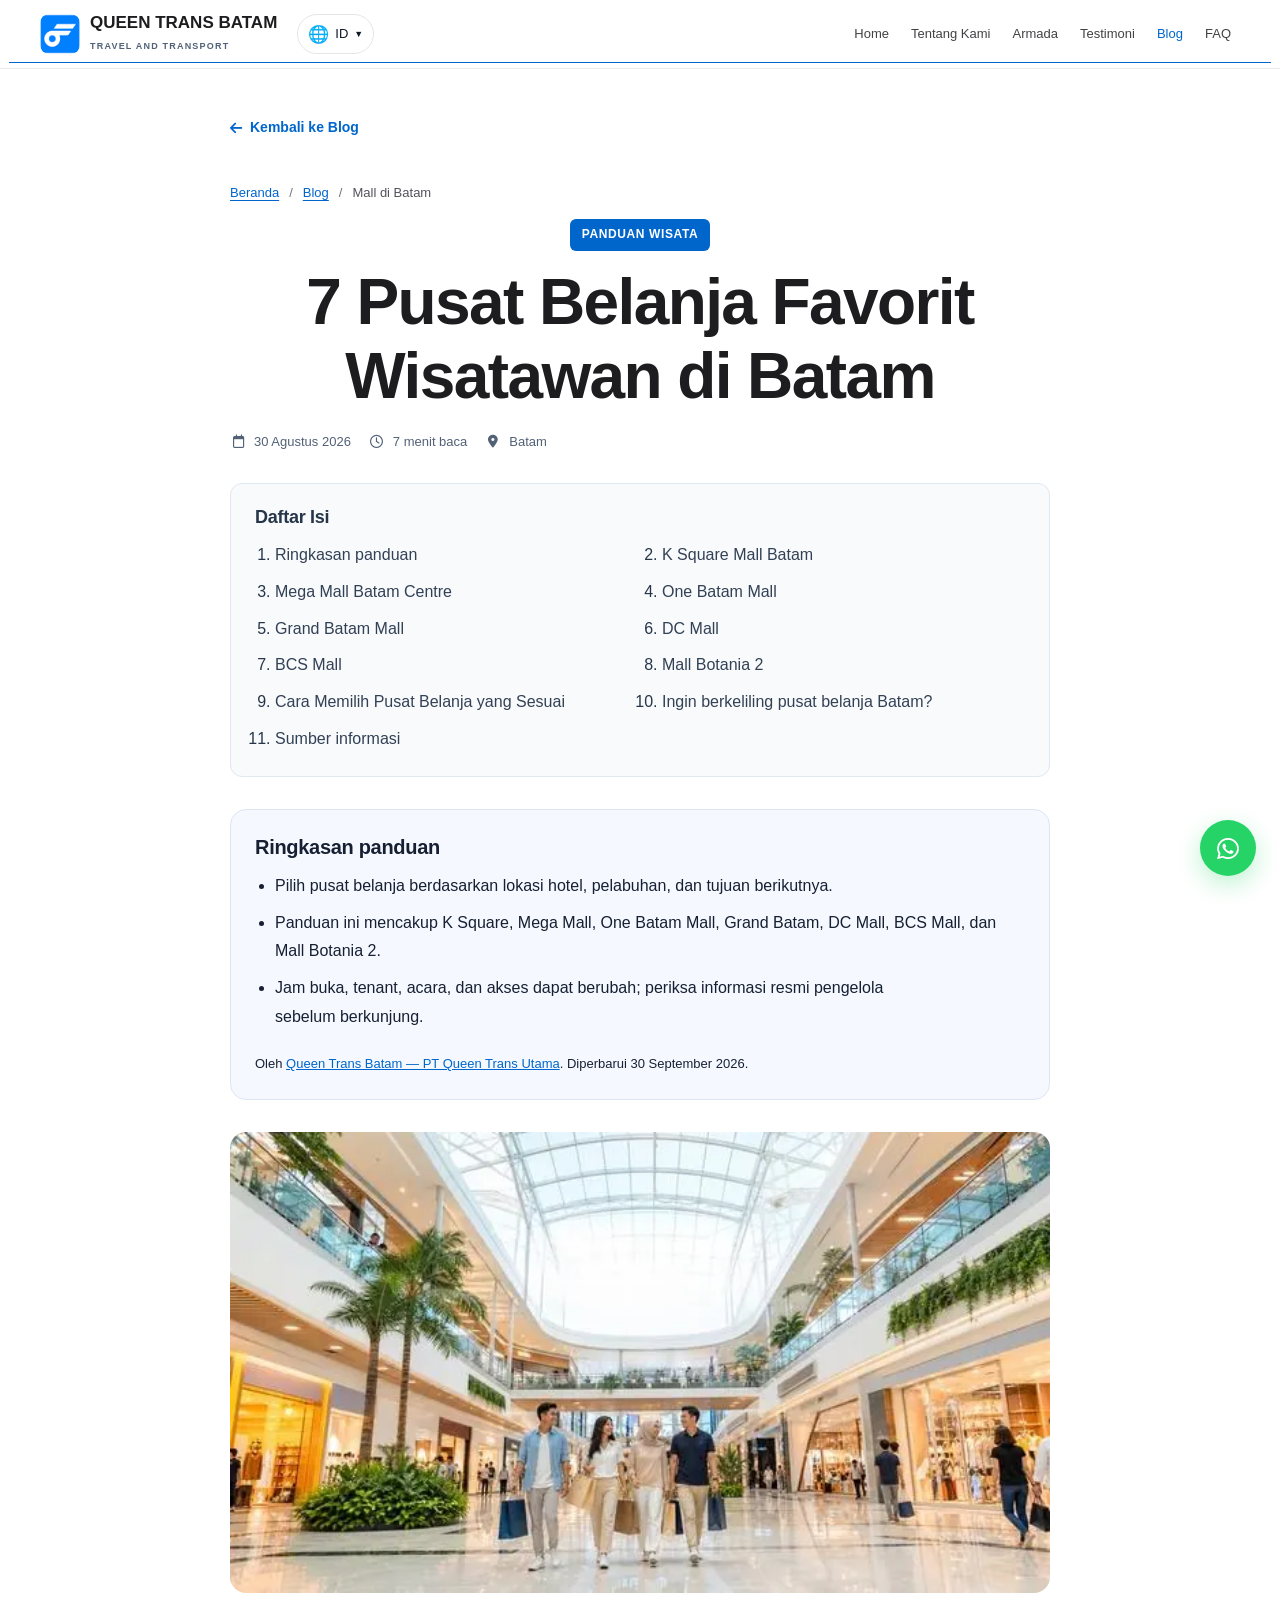
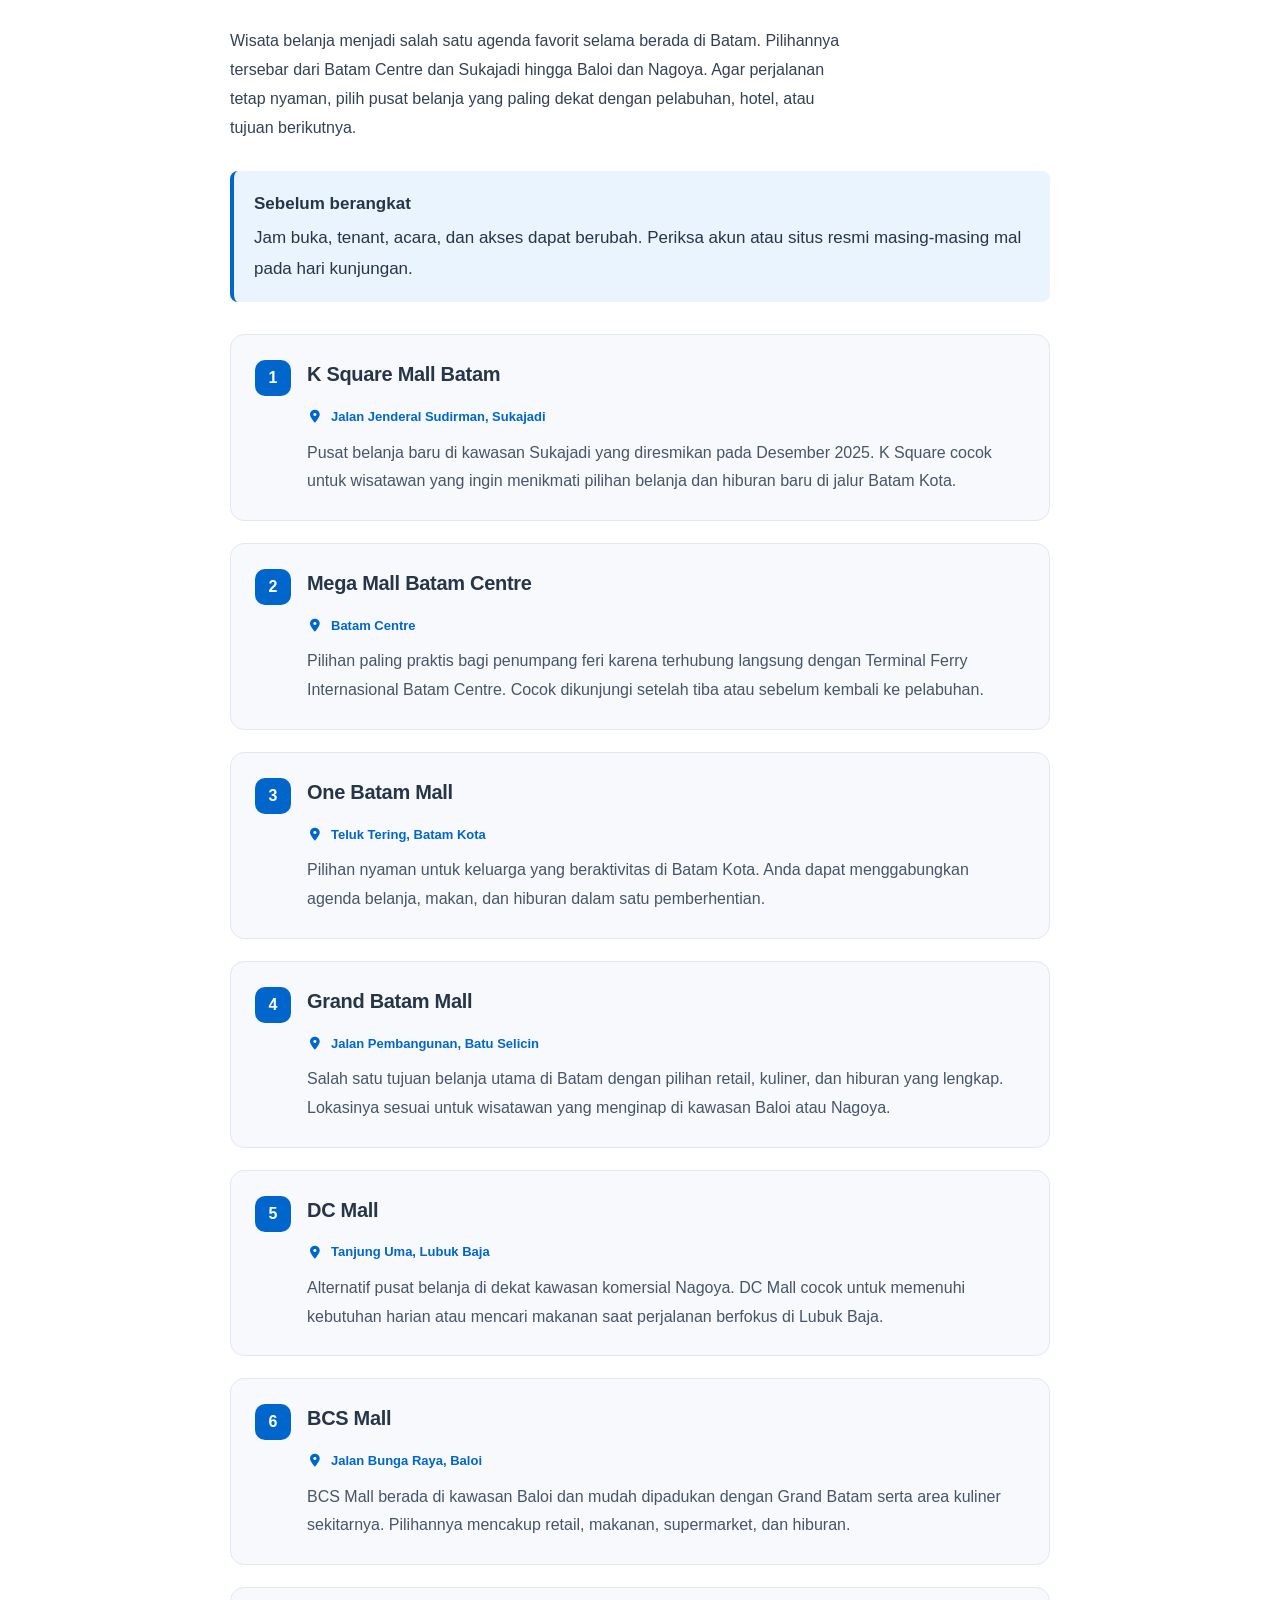
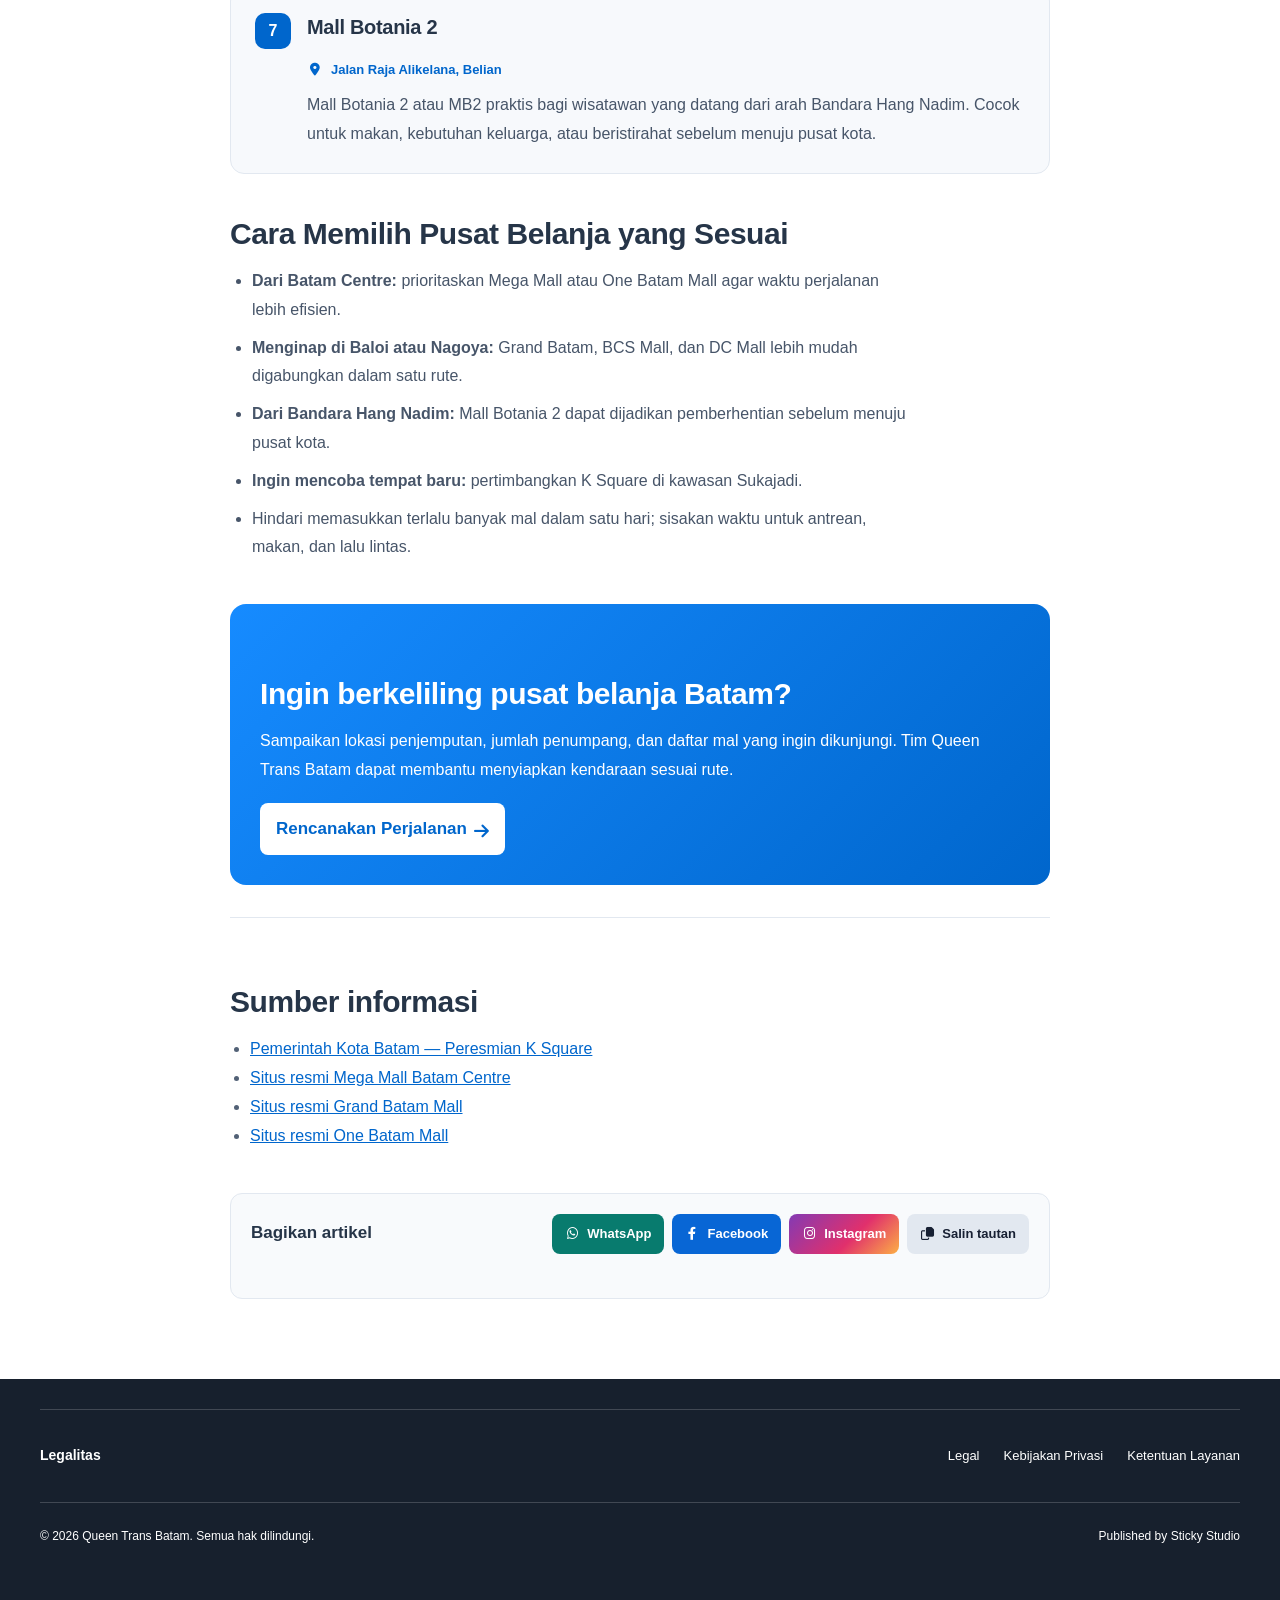
<file: blog/mall-populer-di-batam.html>
<!doctype html>
<html lang="id">
  <head>
    <meta charset="UTF-8" />
    <meta name="viewport" content="width=device-width, initial-scale=1.0" />
    <title>7 Mall di Batam untuk Wisata Belanja | Queen Trans</title>










    <link
      rel="icon"
      type="image/png"
      href="../image/logo-queen-rental-batam-murah.png"
    />


    <style>
      :root {
        --primary: #007fff;
        --primary-dark: #0066cc;
        --dark: #172033;
        --gray: #64748b;
        --light: #f7f9fc;
        --border: #e2e8f0;
      }
      * {
        box-sizing: border-box;
        margin: 0;
        padding: 0;
      }
      html {
        scroll-behavior: smooth;
        scroll-padding-top: 92px;
      }
      body {
        color: var(--dark);
        background: #fff;
        font-family: "Inter", sans-serif;
        line-height: 1.75;
      }
      a {
        color: inherit;
      }
      img {
        display: block;
        max-width: 100%;
      }
      .container {
        width: min(1200px, calc(100% - 40px));
        margin: 0 auto;
      }
      header {
        position: sticky;
        top: 0;
        z-index: 1000;
        padding: 12px 0;
        background: rgba(255, 255, 255, 0.98);
        border-bottom: 1px solid var(--border);
      }
      .header-container {
        display: flex;
        align-items: center;
        justify-content: space-between;
        gap: 26px;
      }
      .logo {
        display: flex;
        align-items: center;
        gap: 12px;
        text-decoration: none;
      }
      .logo-icon {
        width: 45px;
        height: 45px;
        overflow: hidden;
        border-radius: 10px;
      }
      .logo-icon img {
        width: 100%;
        height: 100%;
        object-fit: contain;
        transform: scale(1.12);
      }
      .logo-text strong,
      .logo-text span {
        display: block;
        white-space: nowrap;
      }
      .logo-text strong {
        font:
          800 17px/1.1 "Manrope",
          sans-serif;
      }
      .logo-text span {
        margin-top: 4px;
        color: var(--gray);
        font-size: 9px;
        font-weight: 600;
        letter-spacing: 1.2px;
        text-transform: uppercase;
      }
      header nav ul {
        display: flex;
        align-items: center;
        gap: 25px;
        list-style: none;
      }
      header nav a {
        padding: 7px 0;
        color: var(--dark);
        font-size: 14px;
        font-weight: 700;
        text-decoration: none;
      }
      header nav a:hover,
      header nav a.active {
        color: var(--primary);
      }
      .mobile-toggle {
        display: none;
        width: 40px;
        height: 40px;
        color: var(--primary);
        background: #eaf4ff;
        border: 0;
        border-radius: 8px;
        font-size: 20px;
      }
      article {
        width: min(820px, calc(100% - 40px));
        margin: 46px auto 80px;
      }
      .back-link {
        display: inline-flex;
        align-items: center;
        gap: 8px;
        margin-bottom: 26px;
        color: var(--primary);
        font-size: 14px;
        font-weight: 700;
        text-decoration: none;
      }
      .breadcrumb {
        margin-bottom: 18px;
        color: var(--gray);
        font-size: 13px;
      }
      .breadcrumb a {
        color: var(--primary);
        text-decoration: none;
      }
      .category {
        display: inline-block;
        margin-bottom: 14px;
        padding: 6px 12px;
        color: #fff;
        background: var(--primary);
        border-radius: 6px;
        font-size: 12px;
        font-weight: 800;
        letter-spacing: 0.05em;
        text-transform: uppercase;
      }
      h1,
      h2,
      h3 {
        font-family: "Manrope", sans-serif;
        line-height: 1.25;
      }
      h1 {
        max-width: 780px;
        margin-bottom: 18px;
        font-size: clamp(2rem, 5vw, 3rem);
        letter-spacing: -0.04em;
      }
      .meta {
        display: flex;
        flex-wrap: wrap;
        gap: 18px;
        margin-bottom: 30px;
        color: var(--gray);
        font-size: 13px;
      }
      .meta span {
        display: inline-flex;
        align-items: center;
        gap: 7px;
      }
      .hero-image {
        width: 100%;
        aspect-ratio: 16/9;
        margin-bottom: 34px;
        object-fit: cover;
        border-radius: 16px;
      }
      .lead {
        color: #334155;
        font-size: 1.12rem;
      }
      .notice {
        margin: 28px 0;
        padding: 18px 20px;
        background: #eaf4ff;
        border-left: 4px solid var(--primary);
        border-radius: 8px;
      }
      .notice strong {
        display: block;
        margin-bottom: 4px;
      }
      .mall-list {
        display: grid;
        gap: 22px;
        margin: 32px 0;
        counter-reset: mall;
      }
      .mall-card {
        position: relative;
        padding: 26px 26px 24px 76px;
        background: var(--light);
        border: 1px solid var(--border);
        border-radius: 14px;
        counter-increment: mall;
      }
      .mall-card::before {
        content: counter(mall);
        position: absolute;
        top: 25px;
        left: 24px;
        display: grid;
        place-items: center;
        width: 36px;
        height: 36px;
        color: #fff;
        background: var(--primary);
        border-radius: 10px;
        font:
          800 16px "Manrope",
          sans-serif;
      }
      .mall-card h2 {
        margin-bottom: 5px;
        font-size: 1.35rem;
      }
      .mall-location {
        display: block;
        margin-bottom: 10px;
        color: var(--primary-dark);
        font-size: 13px;
        font-weight: 700;
      }
      .mall-card p {
        color: #475569;
      }
      h2.section-heading {
        margin: 42px 0 14px;
        font-size: 1.6rem;
      }
      .tips {
        padding-left: 22px;
        color: #475569;
      }
      .tips li {
        margin-bottom: 9px;
      }
      .cta {
        margin-top: 42px;
        padding: 30px;
        color: #fff;
        background: linear-gradient(135deg, #168bff, #0066cc);
        border-radius: 16px;
      }
      .cta h2 {
        margin-bottom: 9px;
        font-size: 1.55rem;
      }
      .cta p {
        margin-bottom: 18px;
        color: rgba(255, 255, 255, 0.85);
      }
      .cta a {
        display: inline-flex;
        align-items: center;
        gap: 8px;
        padding: 11px 16px;
        color: var(--primary-dark);
        background: #fff;
        border-radius: 8px;
        font-weight: 800;
        text-decoration: none;
      }
      .sources {
        margin-top: 32px;
        padding-top: 24px;
        border-top: 1px solid var(--border);
      }
      .sources h2 {
        margin-bottom: 10px;
        font-size: 1.1rem;
      }
      .sources ul {
        padding-left: 20px;
        color: var(--gray);
        font-size: 13px;
      }
      .sources a {
        color: var(--primary-dark);
      }
      footer {
        padding: 30px 20px;
        color: rgba(255, 255, 255, 0.72);
        background: #0f172a;
        text-align: center;
        font-size: 12px;
      }
      .floating-wa {
        position: fixed;
        right: 24px;
        bottom: 24px;
        z-index: 900;
        display: grid;
        place-items: center;
        width: 56px;
        height: 56px;
        color: #fff;
        background: #25d366;
        border-radius: 50%;
        font-size: 25px;
        text-decoration: none;
        box-shadow: 0 8px 24px rgba(37, 211, 102, 0.3);
      }
      @media (max-width: 1024px) {
        .header-container {
          position: relative;
        }
        .mobile-toggle {
          display: grid;
          place-items: center;
          margin-left: auto;
          order: 3;
        }
        header nav {
          position: absolute;
          top: calc(100% + 12px);
          left: 0;
          right: 0;
          display: none;
          padding: 14px;
          background: #fff;
          border: 1px solid var(--border);
          box-shadow: 0 14px 32px rgba(15, 23, 42, 0.12);
        }
        header nav.active {
          display: block;
        }
        header nav ul {
          flex-direction: column;
          align-items: stretch;
          gap: 2px;
        }
        header nav a {
          display: block;
          padding: 10px 12px;
        }
      }
      @media (max-width: 600px) {
        .container,
        article {
          width: min(100% - 28px, 820px);
        }
        .logo-text strong {
          font-size: 13px;
        }
        .logo-text span {
          font-size: 8px;
        }
        article {
          margin-top: 30px;
        }
        .hero-image {
          border-radius: 10px;
        }
        .mall-card {
          padding: 68px 20px 22px;
        }
        .mall-card::before {
          top: 20px;
          left: 20px;
        }
        .cta {
          padding: 24px 20px;
        }
      }
    </style>
    <link rel="stylesheet" href="../assets/generated/responsive.min.css?v=619e0d9ffc70" />
    <link rel="stylesheet" href="../assets/generated/ui-refinement.min.css?v=25f3fc9a3689" />
    <link rel="stylesheet" href="../assets/generated/blog-enhancements.min.css?v=cbfd2cd06243" />
    <link rel="stylesheet" href="../assets/generated/design-system.min.css?v=84d5bcba7429" />
    <link rel="stylesheet" href="../assets/generated/apple-refinement.min.css?v=3c83c7e3f7c4" />

    <!-- Canonical metadata and source-grounded structured data. -->
    <link rel="canonical" href="https://queentransbatam.com/blog/mall-populer-di-batam.html" />
    <meta name="description" content="Panduan tujuh mall di Batam: K Square, Mega Mall, One Batam Mall, Grand Batam, DC Mall, BCS Mall, dan Mall Botania 2. Pilih sesuai kawasan perjalanan." />
    <meta name="robots" content="index, follow, max-image-preview:large, max-snippet:-1, max-video-preview:-1" />
    <meta name="author" content="Queen Trans Batam" />
    <meta property="og:type" content="article" />
    <meta property="og:site_name" content="Queen Trans Batam" />
    <meta property="og:locale" content="id_ID" />
    <meta property="og:title" content="7 Mall di Batam untuk Wisata Belanja | Queen Trans" />
    <meta property="og:description" content="Panduan tujuh mall di Batam: K Square, Mega Mall, One Batam Mall, Grand Batam, DC Mall, BCS Mall, dan Mall Botania 2. Pilih sesuai kawasan perjalanan." />
    <meta property="og:url" content="https://queentransbatam.com/blog/mall-populer-di-batam.html" />
    <meta property="og:image" content="https://queentransbatam.com/image/mall-batam-wisatawan.jpg?v=20260930-50kb" />
    <meta property="og:image:width" content="601" />
    <meta property="og:image:height" content="338" />
    <meta property="og:image:alt" content="Wisatawan menikmati suasana pusat perbelanjaan modern di Batam" />
    <meta name="twitter:card" content="summary_large_image" />
    <meta name="twitter:title" content="7 Mall di Batam untuk Wisata Belanja | Queen Trans" />
    <meta name="twitter:description" content="Panduan tujuh mall di Batam: K Square, Mega Mall, One Batam Mall, Grand Batam, DC Mall, BCS Mall, dan Mall Botania 2. Pilih sesuai kawasan perjalanan." />
    <meta name="twitter:image" content="https://queentransbatam.com/image/mall-batam-wisatawan.jpg?v=20260930-50kb" />
    <meta name="twitter:image:alt" content="Wisatawan menikmati suasana pusat perbelanjaan modern di Batam" />
    <meta property="article:published_time" content="2026-08-30" />
    <meta property="article:modified_time" content="2026-09-30" />
    <script type="application/ld+json">
{
  "@context": "https://schema.org",
  "@graph": [
    {
      "@type": "AutoRental",
      "@id": "https://queentransbatam.com/#business",
      "name": "Queen Trans Batam",
      "legalName": "PT Queen Trans Utama",
      "url": "https://queentransbatam.com/",
      "description": "Layanan rental mobil lepas kunci, kendaraan dengan pengemudi, antar-jemput bandara dan pelabuhan, serta transportasi rombongan di Batam.",
      "logo": "https://queentransbatam.com/image/logo-queen-rental-batam-murah.png",
      "image": "https://queentransbatam.com/image/hero-queen-trans.jpg?v=20260930-50kb",
      "telephone": "+62-877-9191-8354",
      "email": "queentransbatam@gmail.com",
      "address": {
        "@type": "PostalAddress",
        "streetAddress": "Kurnia Djaya Cluster, Jl. Elang III No.11",
        "addressLocality": "Batam",
        "addressRegion": "Kepulauan Riau",
        "postalCode": "29464",
        "addressCountry": "ID"
      },
      "areaServed": {
        "@type": "City",
        "name": "Batam"
      },
      "contactPoint": {
        "@type": "ContactPoint",
        "telephone": "+62-877-9191-8354",
        "contactType": "Informasi dan pemesanan",
        "areaServed": "Batam",
        "hoursAvailable": {
          "@type": "OpeningHoursSpecification",
          "dayOfWeek": [
            "Monday",
            "Tuesday",
            "Wednesday",
            "Thursday",
            "Friday",
            "Saturday",
            "Sunday"
          ],
          "opens": "00:00",
          "closes": "23:59"
        }
      }
    },
    {
      "@type": "WebSite",
      "@id": "https://queentransbatam.com/#website",
      "url": "https://queentransbatam.com/",
      "name": "Queen Trans Batam",
      "inLanguage": "id-ID",
      "publisher": {
        "@id": "https://queentransbatam.com/#business"
      }
    },
    {
      "@type": "BreadcrumbList",
      "@id": "https://queentransbatam.com/blog/mall-populer-di-batam.html#breadcrumb",
      "itemListElement": [
        {
          "@type": "ListItem",
          "position": 1,
          "name": "Beranda",
          "item": "https://queentransbatam.com/"
        },
        {
          "@type": "ListItem",
          "position": 2,
          "name": "Blog",
          "item": "https://queentransbatam.com/blog.html"
        },
        {
          "@type": "ListItem",
          "position": 3,
          "name": "Mall di Batam",
          "item": "https://queentransbatam.com/blog/mall-populer-di-batam.html"
        }
      ]
    },
    {
      "@type": "BlogPosting",
      "@id": "https://queentransbatam.com/blog/mall-populer-di-batam.html#article",
      "url": "https://queentransbatam.com/blog/mall-populer-di-batam.html",
      "headline": "7 Pusat Belanja Favorit Wisatawan di Batam",
      "description": "Panduan tujuh mall di Batam: K Square, Mega Mall, One Batam Mall, Grand Batam, DC Mall, BCS Mall, dan Mall Botania 2. Pilih sesuai kawasan perjalanan.",
      "inLanguage": "id-ID",
      "image": {
        "@type": "ImageObject",
        "url": "https://queentransbatam.com/image/mall-batam-wisatawan.jpg?v=20260930-50kb",
        "width": 601,
        "height": 338
      },
      "datePublished": "2026-08-30",
      "dateModified": "2026-09-30",
      "author": {
        "@id": "https://queentransbatam.com/#business",
        "name": "Queen Trans Batam",
        "url": "https://queentransbatam.com/tentang-kami.html"
      },
      "publisher": {
        "@id": "https://queentransbatam.com/#business"
      },
      "mainEntityOfPage": {
        "@id": "https://queentransbatam.com/blog/mall-populer-di-batam.html#webpage"
      },
      "about": {
        "@type": "Thing",
        "name": "7 Pusat Belanja Favorit Wisatawan di Batam"
      }
    },
    {
      "@type": "WebPage",
      "@id": "https://queentransbatam.com/blog/mall-populer-di-batam.html#webpage",
      "url": "https://queentransbatam.com/blog/mall-populer-di-batam.html",
      "name": "7 Mall di Batam untuk Wisata Belanja | Queen Trans",
      "description": "Panduan tujuh mall di Batam: K Square, Mega Mall, One Batam Mall, Grand Batam, DC Mall, BCS Mall, dan Mall Botania 2. Pilih sesuai kawasan perjalanan.",
      "inLanguage": "id-ID",
      "isPartOf": {
        "@id": "https://queentransbatam.com/#website"
      },
      "about": {
        "@type": "Thing",
        "name": "7 Pusat Belanja Favorit Wisatawan di Batam"
      },
      "primaryImageOfPage": {
        "@type": "ImageObject",
        "url": "https://queentransbatam.com/image/mall-batam-wisatawan.jpg?v=20260930-50kb",
        "width": 601,
        "height": 338
      },
      "breadcrumb": {
        "@id": "https://queentransbatam.com/blog/mall-populer-di-batam.html#breadcrumb"
      },
      "mainEntity": {
        "@id": "https://queentransbatam.com/blog/mall-populer-di-batam.html#article"
      }
    }
  ]
}
    </script>
    <link rel="stylesheet" href="../assets/generated/seo-content.min.css?v=5b78ef763846" />
    <link rel="stylesheet" href="../assets/icons/icons.css?v=20261028-1" />
  </head>

  <body class="mall-guide-page">
    <header>
      <div class="header-container container">
        <a href="../index.html" class="logo">
          <div class="logo-icon">
            <img width="500" height="500"
              src="../image/logo-queen-120.webp"
              alt="Queen Trans Batam Logo"
            />
          </div>
          <div class="logo-text">
            <strong>QUEEN TRANS BATAM</strong><span>Travel and Transport</span>
          </div>
        </a>
        <button
          class="mobile-toggle"
          type="button"
          aria-label="Buka menu navigasi"
          aria-expanded="false"
        >
          <i class="fas fa-bars"></i>
        </button>
        <nav>
          <ul>
            <li><a href="../index.html">Home</a></li>
            <li><a href="../tentang-kami.html">Tentang Kami</a></li>
            <li><a href="../index.html#cars">Armada</a></li>
            <li><a href="../testimoni.html">Testimoni</a></li>
            <li><a href="../blog.html" class="active">Blog</a></li>
            <li><a href="../faq.html">FAQ</a></li>
          </ul>
        </nav>
      </div>
    </header>

    <div id="main-content" role="main">
    <article class="mall-guide">
      <a class="back-link" href="../blog.html"
        ><i class="fas fa-arrow-left"></i> Kembali ke Blog</a
      >
      <div class="article-header">
        <nav class="site-breadcrumb" aria-label="Jejak halaman"><ol><li><a href="../index.html">Beranda</a></li><li><a href="../blog.html">Blog</a></li><li><span aria-current="page">Mall di Batam</span></li></ol></nav>
        <span class="category">Panduan Wisata</span>
        <h1>7 Pusat Belanja Favorit Wisatawan di Batam</h1>
        <div class="meta">
          <span><i class="far fa-calendar"></i> 30 Agustus 2026</span>
          <span><i class="far fa-clock"></i> 7 menit baca</span>
          <span><i class="fas fa-location-dot"></i> Batam</span>
        </div>
      </div>

      <div class="article-content">
<nav class="article-toc" aria-label="Daftar isi artikel"><h2>Daftar Isi</h2><ol><li><a href="#ringkasan-artikel">Ringkasan panduan</a></li><li><a href="#k-square-mall-batam">K Square Mall Batam</a></li><li><a href="#mega-mall-batam-centre">Mega Mall Batam Centre</a></li><li><a href="#one-batam-mall">One Batam Mall</a></li><li><a href="#grand-batam-mall">Grand Batam Mall</a></li><li><a href="#dc-mall">DC Mall</a></li><li><a href="#bcs-mall">BCS Mall</a></li><li><a href="#mall-botania-2">Mall Botania 2</a></li><li><a href="#cara-memilih-pusat-belanja-yang-sesuai">Cara Memilih Pusat Belanja yang Sesuai</a></li><li><a href="#ingin-berkeliling-pusat-belanja-batam">Ingin berkeliling pusat belanja Batam?</a></li><li><a href="#sumber-informasi">Sumber informasi</a></li></ol></nav>
<section class="article-summary" aria-labelledby="ringkasan-artikel"><h2 id="ringkasan-artikel">Ringkasan panduan</h2><ul><li>Pilih pusat belanja berdasarkan lokasi hotel, pelabuhan, dan tujuan berikutnya.</li><li>Panduan ini mencakup K Square, Mega Mall, One Batam Mall, Grand Batam, DC Mall, BCS Mall, dan Mall Botania 2.</li><li>Jam buka, tenant, acara, dan akses dapat berubah; periksa informasi resmi pengelola sebelum berkunjung.</li></ul><p class="article-source">Oleh <a href="../tentang-kami.html">Queen Trans Batam — PT Queen Trans Utama</a>. Diperbarui <time datetime="2026-09-30">30 September 2026</time>.</p></section>
        <img
          class="hero-image"
          src="../image/mall-batam-wisatawan.webp?v=20260930-50kb"
          alt="Wisatawan menikmati suasana pusat perbelanjaan modern di Batam"
          width="1672"
          height="941"
        />

        <p class="lead">
          Wisata belanja menjadi salah satu agenda favorit selama berada di
          Batam. Pilihannya tersebar dari Batam Centre dan Sukajadi hingga Baloi
          dan Nagoya. Agar perjalanan tetap nyaman, pilih pusat belanja yang
          paling dekat dengan pelabuhan, hotel, atau tujuan berikutnya.
        </p>

        <div class="notice">
          <strong>Sebelum berangkat</strong>
          Jam buka, tenant, acara, dan akses dapat berubah. Periksa akun atau
          situs resmi masing-masing mal pada hari kunjungan.
        </div>

        <div class="mall-list">
          <section class="mall-card">
            <h2 id="k-square-mall-batam">K Square Mall Batam</h2>
            <span class="mall-location"
              ><i class="fas fa-location-dot"></i> Jalan Jenderal Sudirman,
              Sukajadi</span
            >
            <p>
              Pusat belanja baru di kawasan Sukajadi yang diresmikan pada
              Desember 2025. K Square cocok untuk wisatawan yang ingin menikmati
              pilihan belanja dan hiburan baru di jalur Batam Kota.
            </p>
          </section>

          <section class="mall-card">
            <h2 id="mega-mall-batam-centre">Mega Mall Batam Centre</h2>
            <span class="mall-location"
              ><i class="fas fa-location-dot"></i> Batam Centre</span
            >
            <p>
              Pilihan paling praktis bagi penumpang feri karena terhubung
              langsung dengan Terminal Ferry Internasional Batam Centre. Cocok
              dikunjungi setelah tiba atau sebelum kembali ke pelabuhan.
            </p>
          </section>

          <section class="mall-card">
            <h2 id="one-batam-mall">One Batam Mall</h2>
            <span class="mall-location"
              ><i class="fas fa-location-dot"></i> Teluk Tering, Batam
              Kota</span
            >
            <p>
              Pilihan nyaman untuk keluarga yang beraktivitas di Batam Kota.
              Anda dapat menggabungkan agenda belanja, makan, dan hiburan dalam
              satu pemberhentian.
            </p>
          </section>

          <section class="mall-card">
            <h2 id="grand-batam-mall">Grand Batam Mall</h2>
            <span class="mall-location"
              ><i class="fas fa-location-dot"></i> Jalan Pembangunan, Batu
              Selicin</span
            >
            <p>
              Salah satu tujuan belanja utama di Batam dengan pilihan retail,
              kuliner, dan hiburan yang lengkap. Lokasinya sesuai untuk
              wisatawan yang menginap di kawasan Baloi atau Nagoya.
            </p>
          </section>

          <section class="mall-card">
            <h2 id="dc-mall">DC Mall</h2>
            <span class="mall-location"
              ><i class="fas fa-location-dot"></i> Tanjung Uma, Lubuk Baja</span
            >
            <p>
              Alternatif pusat belanja di dekat kawasan komersial Nagoya. DC
              Mall cocok untuk memenuhi kebutuhan harian atau mencari makanan
              saat perjalanan berfokus di Lubuk Baja.
            </p>
          </section>

          <section class="mall-card">
            <h2 id="bcs-mall">BCS Mall</h2>
            <span class="mall-location"
              ><i class="fas fa-location-dot"></i> Jalan Bunga Raya, Baloi</span
            >
            <p>
              BCS Mall berada di kawasan Baloi dan mudah dipadukan dengan Grand
              Batam serta area kuliner sekitarnya. Pilihannya mencakup retail,
              makanan, supermarket, dan hiburan.
            </p>
          </section>

          <section class="mall-card">
            <h2 id="mall-botania-2">Mall Botania 2</h2>
            <span class="mall-location"
              ><i class="fas fa-location-dot"></i> Jalan Raja Alikelana,
              Belian</span
            >
            <p>
              Mall Botania 2 atau MB2 praktis bagi wisatawan yang datang dari
              arah Bandara Hang Nadim. Cocok untuk makan, kebutuhan keluarga,
              atau beristirahat sebelum menuju pusat kota.
            </p>
          </section>
        </div>

        <h2 class="section-heading" id="cara-memilih-pusat-belanja-yang-sesuai">Cara Memilih Pusat Belanja yang Sesuai</h2>
        <ul class="tips">
          <li>
            <strong>Dari Batam Centre:</strong> prioritaskan Mega Mall atau One
            Batam Mall agar waktu perjalanan lebih efisien.
          </li>
          <li>
            <strong>Menginap di Baloi atau Nagoya:</strong> Grand Batam, BCS
            Mall, dan DC Mall lebih mudah digabungkan dalam satu rute.
          </li>
          <li>
            <strong>Dari Bandara Hang Nadim:</strong> Mall Botania 2 dapat
            dijadikan pemberhentian sebelum menuju pusat kota.
          </li>
          <li>
            <strong>Ingin mencoba tempat baru:</strong> pertimbangkan K Square
            di kawasan Sukajadi.
          </li>
          <li>
            Hindari memasukkan terlalu banyak mal dalam satu hari; sisakan waktu
            untuk antrean, makan, dan lalu lintas.
          </li>
        </ul>

        <div class="cta">
          <h2 id="ingin-berkeliling-pusat-belanja-batam">Ingin berkeliling pusat belanja Batam?</h2>
          <p>
            Sampaikan lokasi penjemputan, jumlah penumpang, dan daftar mal yang
            ingin dikunjungi. Tim Queen Trans Batam dapat membantu menyiapkan
            kendaraan sesuai rute.
          </p>
          <a href="../index.html#booking"
            >Rencanakan Perjalanan <i class="fas fa-arrow-right"></i
          ></a>
        </div>

        <section class="sources">
          <h2 id="sumber-informasi">Sumber informasi</h2>
          <ul>
            <li>
              <a
                href="https://batam.go.id/amsakar-li-claudia-resmikan-k-square-optimistis-jadi-magnet-ekonomi-baru-batam/"
                target="_blank"
                rel="noopener noreferrer"
                >Pemerintah Kota Batam — Peresmian K Square</a
              >
            </li>
            <li>
              <a
                href="https://www.megamallbatam.com/home"
                target="_blank"
                rel="noopener noreferrer"
                >Situs resmi Mega Mall Batam Centre</a
              >
            </li>
            <li>
              <a href="https://grandbatam.com/" target="_blank" rel="noopener noreferrer"
                >Situs resmi Grand Batam Mall</a
              >
            </li>
            <li>
              <a href="https://onebatammall.com/" target="_blank" rel="noopener noreferrer"
                >Situs resmi One Batam Mall</a
              >
            </li>
          </ul>
        </section>
      </div>
    </article>
    </div>

    <footer><div class="container"><nav class="legal-navigation" aria-label="Legalitas"><h2>Legalitas</h2><ul>
<li><a href="../tentang-kami.html#legalitas">Legal</a></li>
<li><a href="../kebijakan-privasi.html">Kebijakan Privasi</a></li>
<li><a href="../ketentuan-layanan.html">Ketentuan Layanan</a></li>
</ul></nav></div>
<div class="container"><div class="footer-copyright">
<p>&copy; 2026 Queen Trans Batam. Semua hak dilindungi.</p>
<p class="footer-credit">Published by Sticky Studio</p>
</div></div>
</footer>
    <a
      href="https://wa.me/6287791918354"
      class="floating-wa"
      target="_blank"
      rel="noopener noreferrer"
      aria-label="Chat WhatsApp"
      ><i class="fab fa-whatsapp"></i
    ></a>
    <script defer data-language-src="../assets/generated/lang.min.js?v=f89869118d1f" src="../assets/generated/language-switcher.min.js?v=96b76ef8d918"></script>
    <script defer src="../assets/generated/smooth-scroll.min.js?v=22284ad80c1b"></script>
    <script defer src="../assets/generated/blog-enhancements.min.js?v=1630c6834515"></script>
  </body>
</html>
</file>
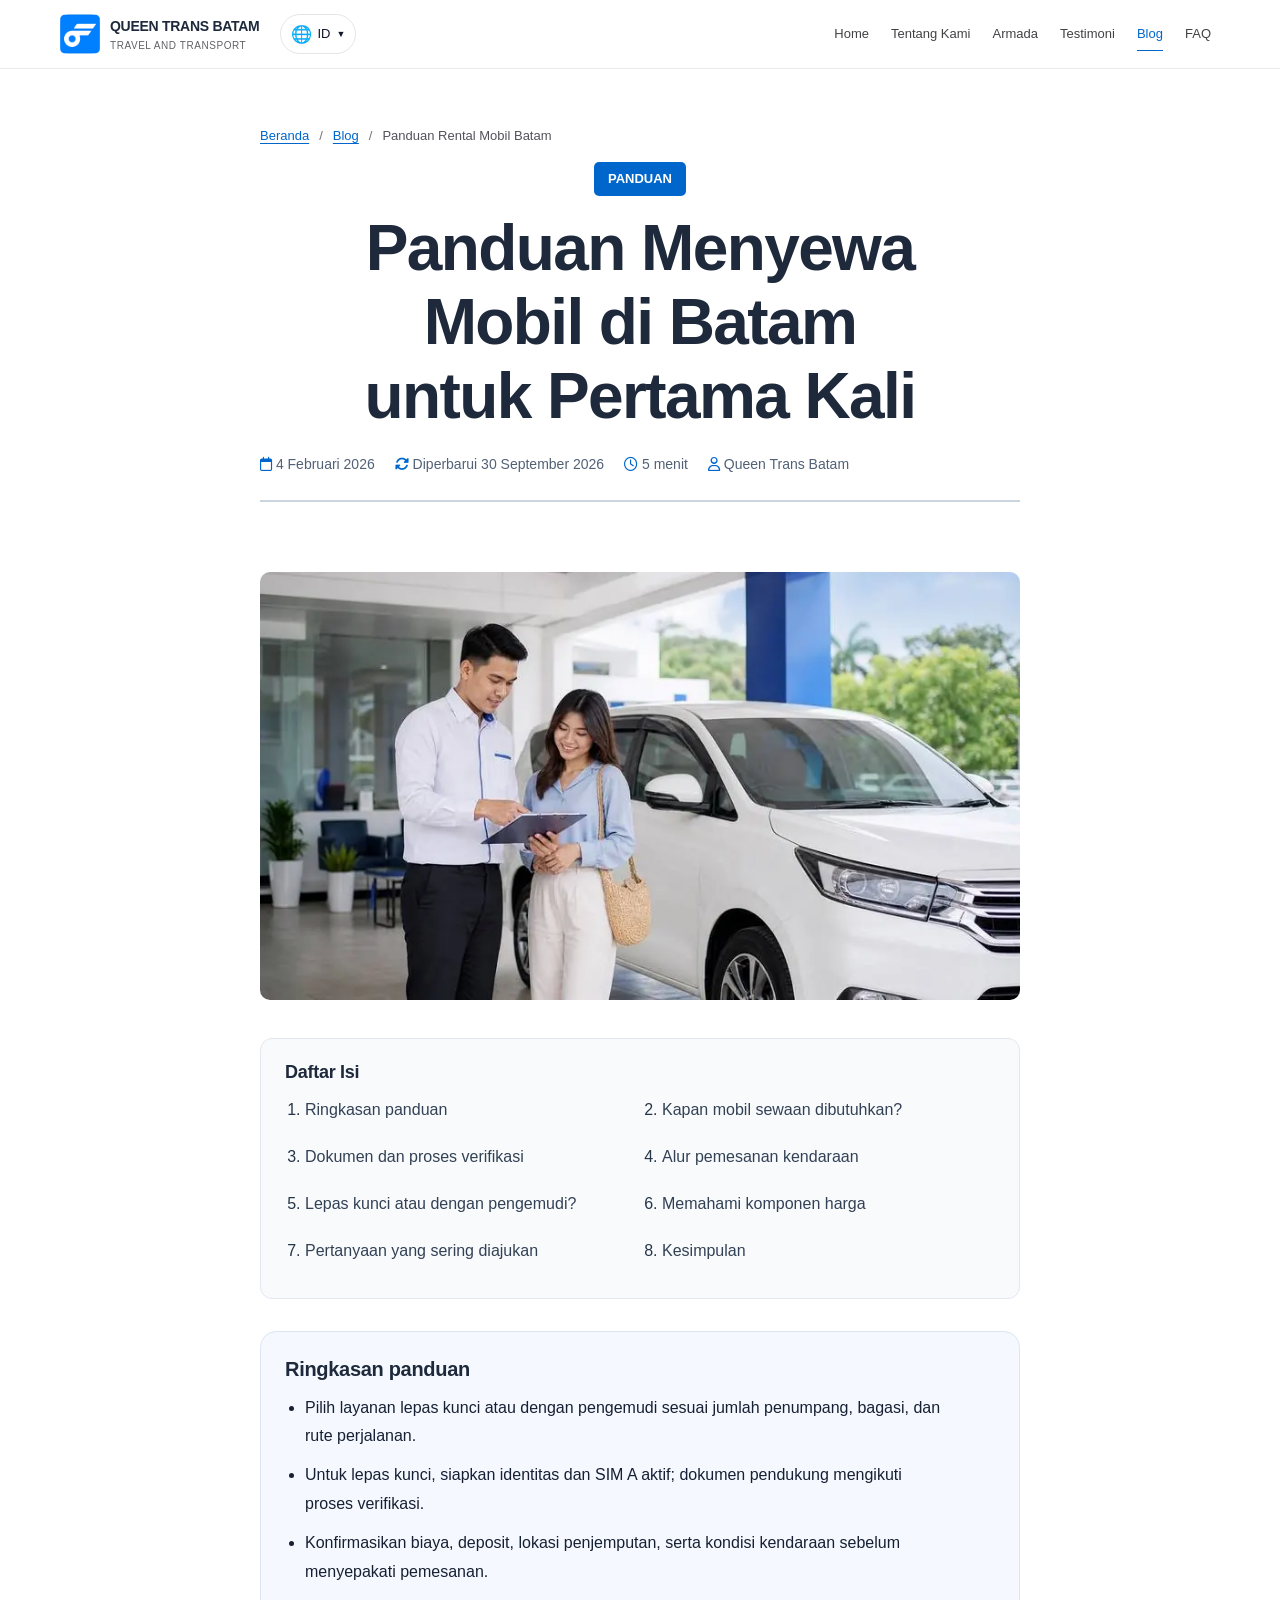
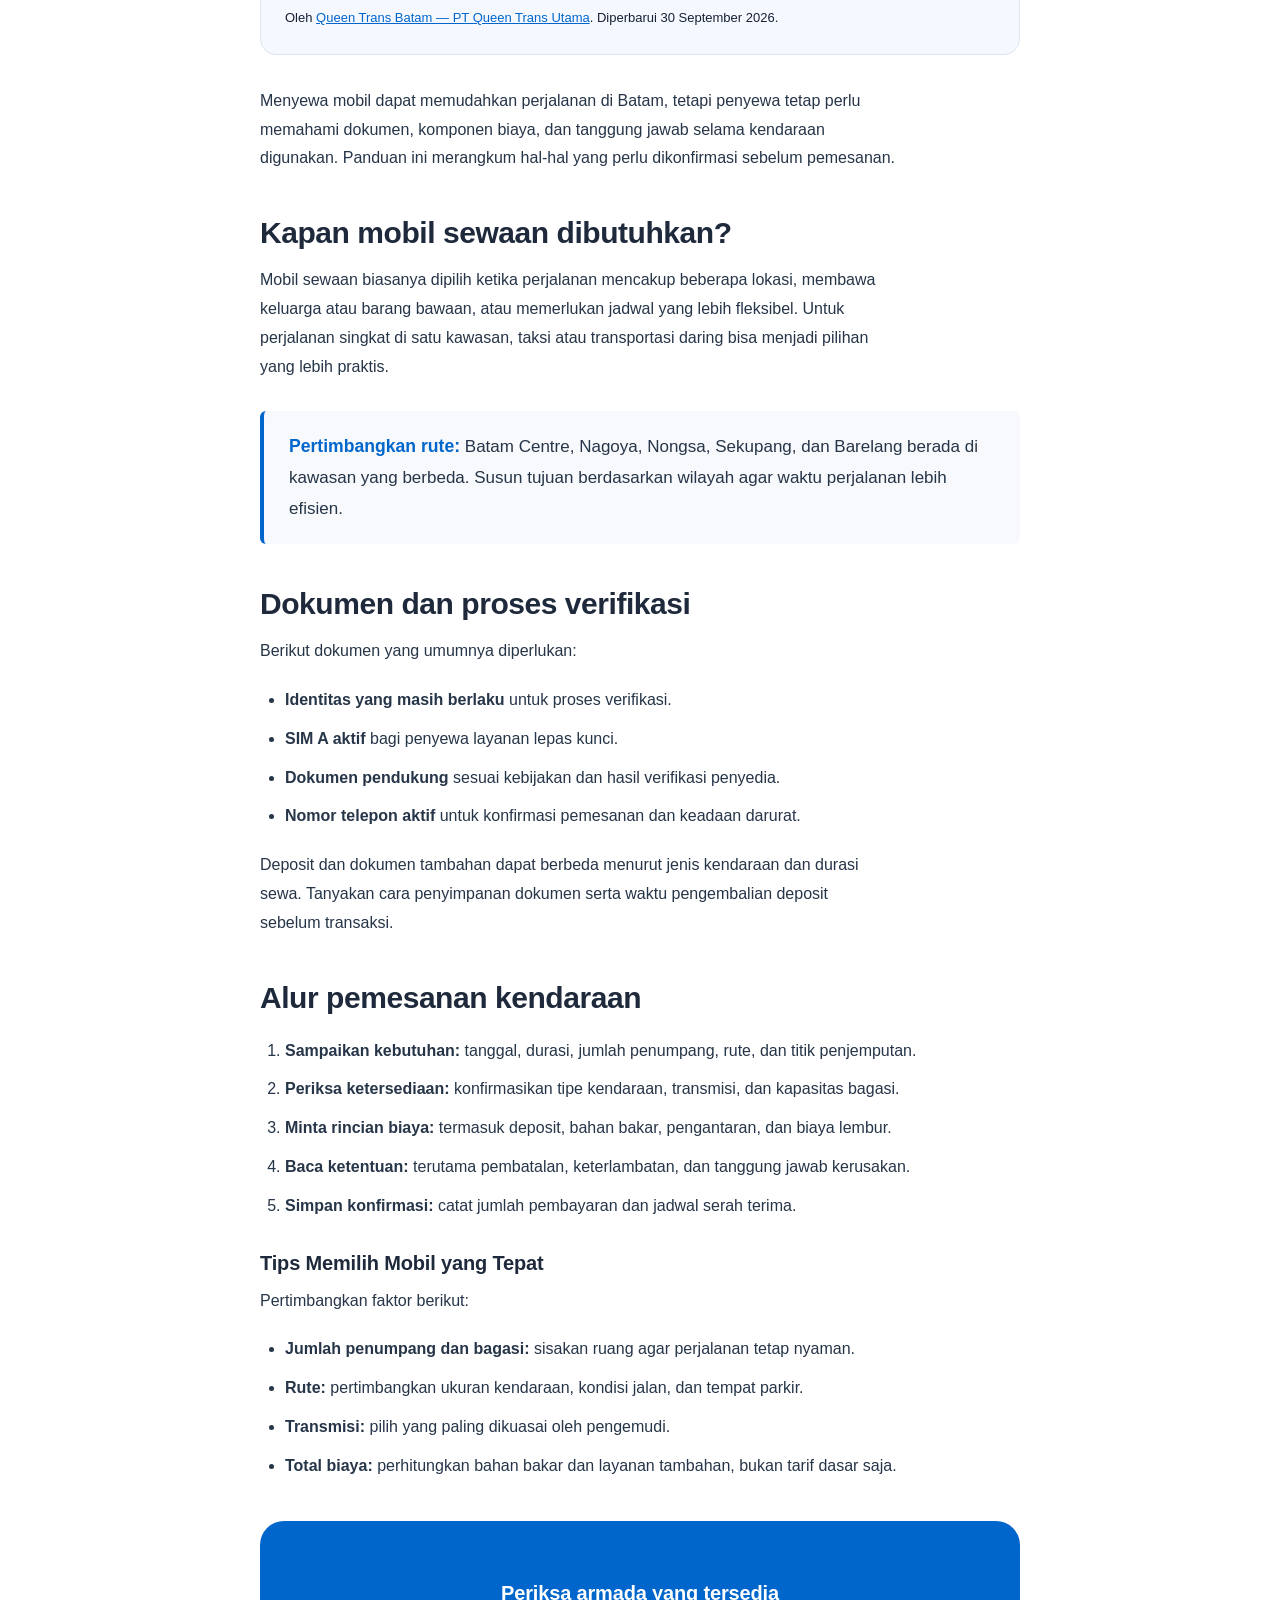
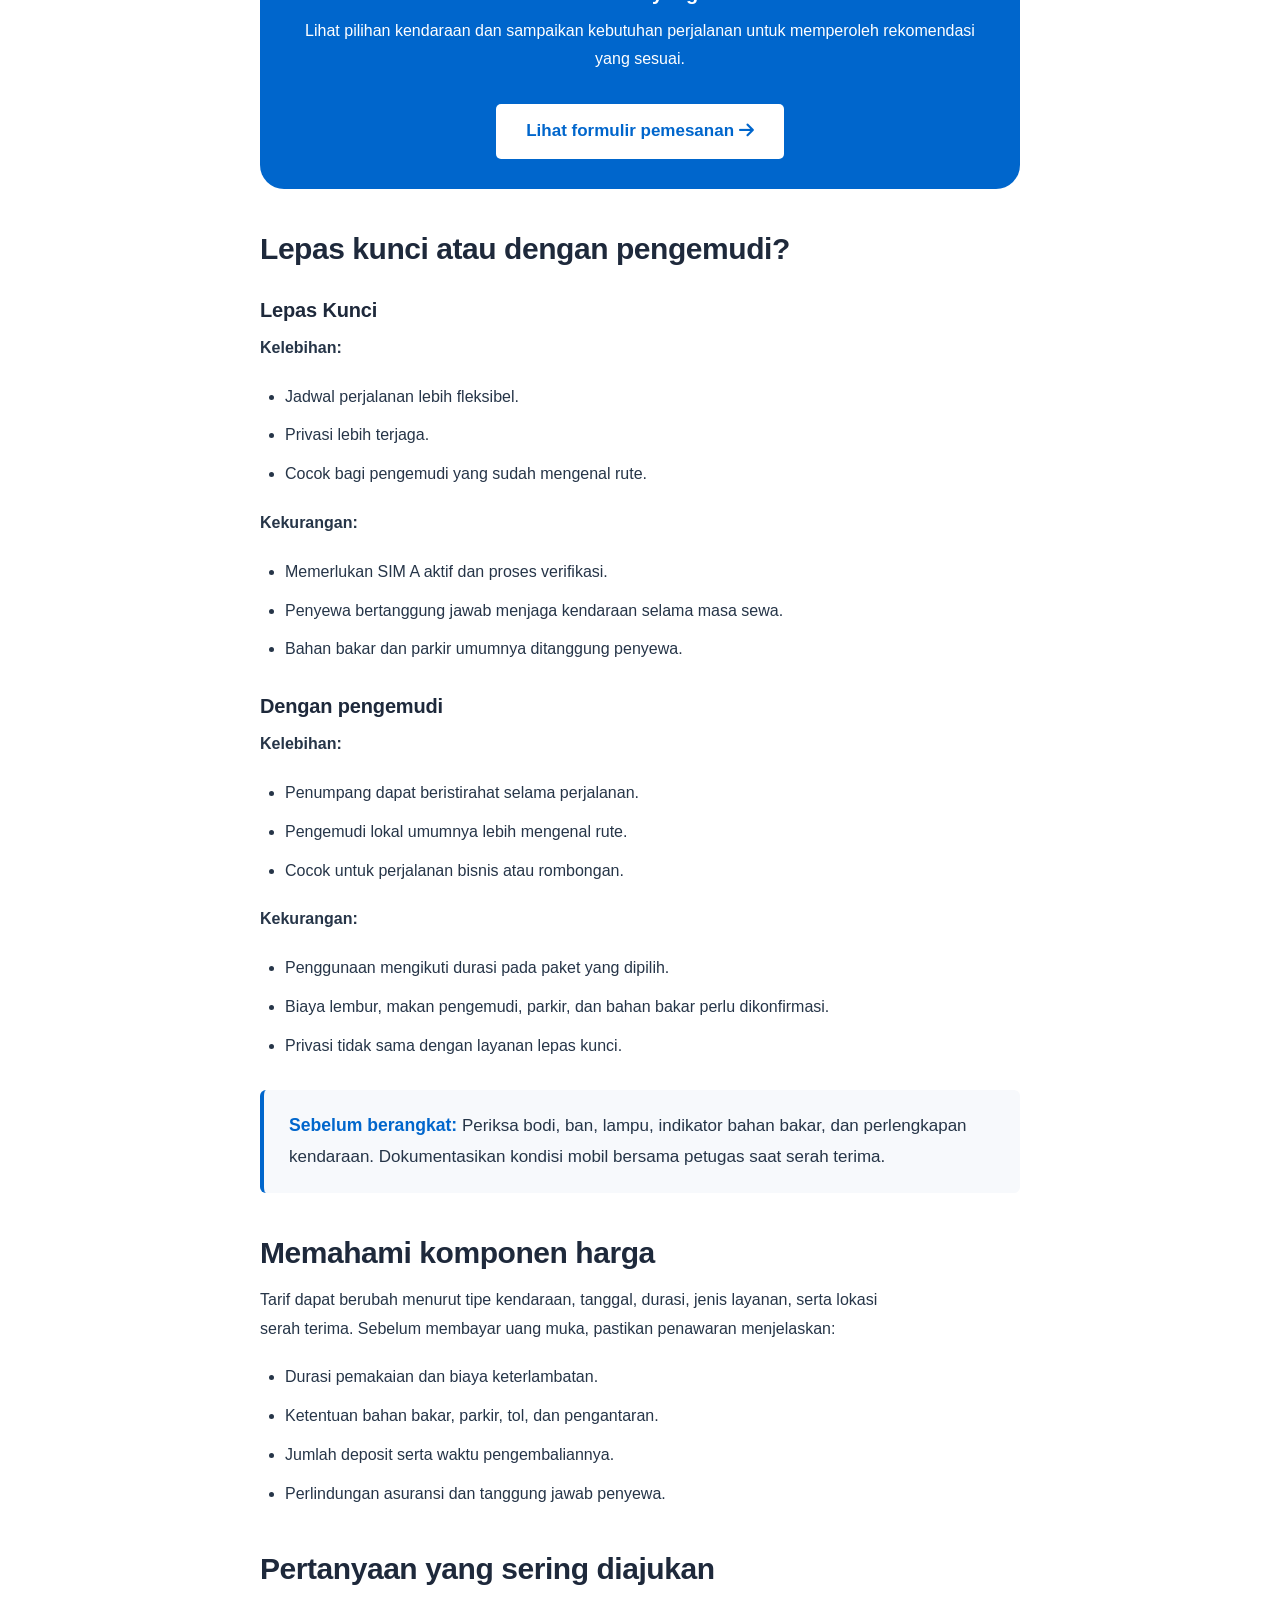
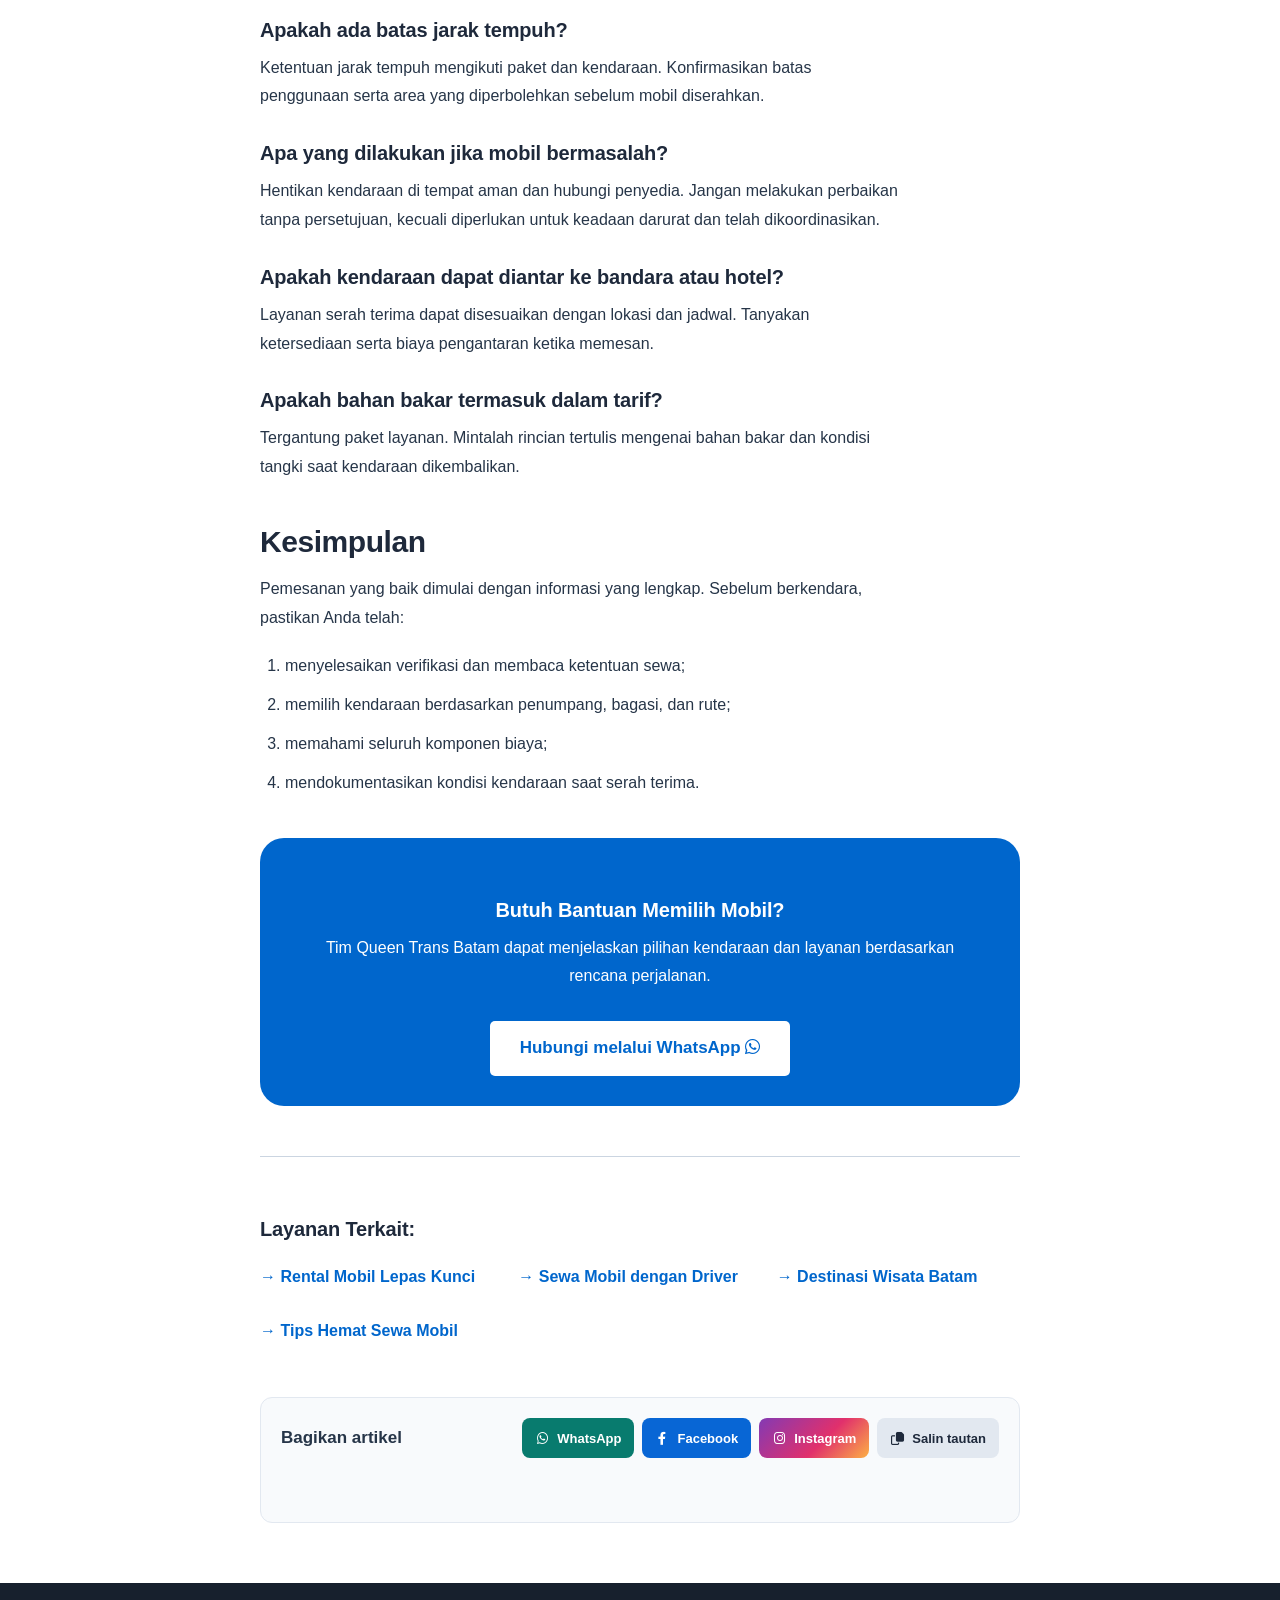
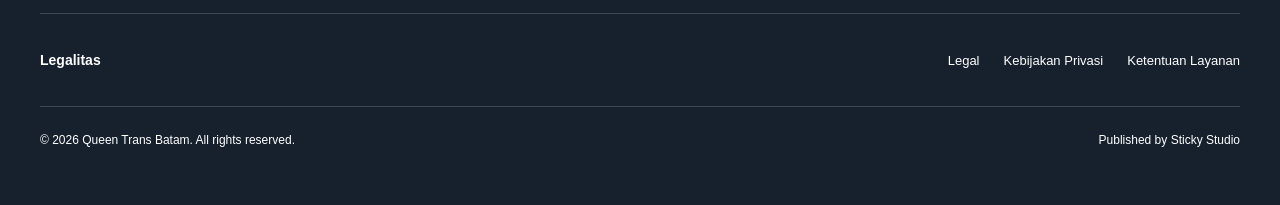
<file: blog/panduan-rental-mobil-batam.html>
<!doctype html>
<html lang="id">
  <head>
    <meta charset="UTF-8" />
    <meta name="viewport" content="width=device-width, initial-scale=1.0" />

    <!-- Primary Meta Tags -->
    <title>Panduan Rental Mobil Batam untuk Pemula | Queen Trans</title>




    <!-- Author & Publisher -->

    <meta name="publisher" content="Queen Trans Batam" />
    <meta name="copyright" content="Queen Trans Batam 2026" />
    <meta name="language" content="Indonesian" />

    <!-- Robots Meta Tags -->



    <!-- Open Graph -->










    <!-- Twitter Card Meta Tags -->





    <!-- Mobile Web App Meta Tags -->
    <meta name="mobile-web-app-capable" content="yes" />
    <meta name="apple-mobile-web-app-capable" content="yes" />
    <meta
      name="apple-mobile-web-app-status-bar-style"
      content="black-translucent"
    />
    <meta name="apple-mobile-web-app-title" content="Queen Trans Batam" />
    <meta name="application-name" content="Queen Trans Batam" />
    <meta name="theme-color" content="#007FFF" />

    <!-- Favicon -->
    <link
      rel="icon"
      type="image/png"
      href="../image/logo-queen-rental-batam-murah.png"
    />
    <link
      rel="shortcut icon"
      href="../image/logo-queen-rental-batam-murah.png"
    />
    <link
      rel="apple-touch-icon"
      href="../image/logo-queen-rental-batam-murah.png"
    />

    <!-- Article Schema -->


    <!-- Schema Breadcrumb -->




    <style>
      /* [Same styling as blog listing, but optimized for article reading] */
      :root {
        --primary: #007fff;
        --dark: #1e293b;
        --gray: #64748b;
        --gray-light: #cbd5e1;
        --light: #f8fafc;
      }

      * {
        margin: 0;
        padding: 0;
        box-sizing: border-box;
      }

      body {
        font-family: "Inter", sans-serif;
        line-height: 1.8;
        color: var(--dark);
        background: #fff;
      }

      header {
        background: white;
        box-shadow: 0 2px 15px rgba(0, 127, 255, 0.1);
        position: sticky;
        top: 0;
        z-index: 1000;
        padding: 12px 0;
        transition: all 0.3s ease;
      }

      .header-container {
        max-width: 1200px;
        margin: 0 auto;
        padding: 0 20px;
        display: flex;
        justify-content: space-between;
        align-items: center;
      }

      .logo {
        display: flex;
        align-items: center;
        gap: 12px;
        text-decoration: none;
      }

      .logo-icon {
        width: 45px;
        height: 45px;
        background: linear-gradient(135deg, var(--primary) 0%, #3399ff 100%);
        border-radius: 50%;
        display: flex;
        align-items: center;
        justify-content: center;
        color: white;
        font-size: 20px;
        box-shadow: 0 4px 10px rgba(0, 127, 255, 0.2);
      }

      .logo-icon img {
        width: 100%;
        height: 100%;
        object-fit: contain;
        display: block;
        transform: scale(1.14);
      }

      .logo-text .logo-heading {
        font-size: 18px;
        margin-bottom: 0;
        font-weight: 800;
        color: var(--dark);
        font-family: "Manrope", sans-serif;
        line-height: 1;
      }

      .logo-text p {
        font-size: 9px;
        color: var(--gray);
        margin-bottom: 0;
        letter-spacing: 1px;
        font-weight: 600;
      }

      header nav ul {
        display: flex;
        list-style: none;
        gap: 25px;
        margin: 0;
        padding: 0;
      }

      header nav a {
        color: var(--dark);
        text-decoration: none;
        font-weight: 600;
        transition: all 0.3s ease;
        font-size: 14px;
        position: relative;
        padding: 5px 0;
      }

      header nav a::after {
        content: "";
        position: absolute;
        bottom: 0;
        left: 0;
        width: 0;
        height: 2px;
        background: var(--primary);
        transition: width 0.3s ease;
      }

      header nav a:hover::after,
      header nav a.active::after {
        width: 100%;
      }

      header nav a:hover,
      header nav a.active {
        color: var(--primary);
      }

      .mobile-toggle {
        display: none;
        background: var(--light);
        border: none;
        width: 40px;
        height: 40px;
        border-radius: 8px;
        color: var(--primary);
        font-size: 20px;
        cursor: pointer;
        align-items: center;
        justify-content: center;
      }

      /* Back Button for Mobile */
      .back-btn-mobile {
        display: none;
        align-items: center;
        gap: 8px;
        color: var(--primary);
        text-decoration: none;
        font-weight: 600;
        font-size: 14px;
        margin-bottom: 20px;
      }

      article {
        max-width: 800px;
        margin: 40px auto;
        padding: 0 20px;
      }

      .article-header {
        margin-bottom: 40px;
      }

      .breadcrumb {
        color: var(--gray);
        font-size: 14px;
        margin-bottom: 20px;
      }

      .breadcrumb a {
        color: var(--primary);
        text-decoration: none;
      }

      .category-badge {
        background: var(--primary);
        color: white;
        padding: 6px 14px;
        border-radius: 5px;
        font-size: 13px;
        font-weight: 600;
        display: inline-block;
        margin-bottom: 15px;
        text-transform: uppercase;
      }

      h1 {
        font-size: 2.5rem;
        font-weight: 800;
        margin-bottom: 20px;
        font-family: "Manrope", sans-serif;
        line-height: 1.2;
        color: var(--dark);
      }

      .article-meta {
        display: flex;
        gap: 20px;
        color: var(--gray);
        font-size: 14px;
        padding-bottom: 25px;
        border-bottom: 2px solid var(--gray-light);
      }

      .article-meta i {
        color: var(--primary);
      }

      .featured-image {
        width: 100%;
        height: auto;
        max-height: 500px;
        object-fit: cover;
        border-radius: 10px;
        margin: 30px 0;
      }

      .article-content h2 {
        font-size: 1.8rem;
        font-weight: 700;
        margin-top: 40px;
        margin-bottom: 20px;
        color: var(--dark);
        font-family: "Manrope", sans-serif;
      }

      .article-content h3 {
        font-size: 1.4rem;
        font-weight: 600;
        margin-top: 30px;
        margin-bottom: 15px;
        color: var(--dark);
      }

      .article-content p {
        margin-bottom: 20px;
        font-size: 1.05rem;
        line-height: 1.8;
      }

      .article-content ul,
      .article-content ol {
        margin: 20px 0;
        margin-left: 25px;
      }

      .article-content li {
        margin-bottom: 10px;
        font-size: 1.05rem;
      }

      .highlight-box {
        background: var(--light);
        border-left: 4px solid var(--primary);
        padding: 20px 25px;
        margin: 30px 0;
        border-radius: 5px;
      }

      .highlight-box strong {
        color: var(--primary);
        font-size: 1.1rem;
      }

      .cta-box {
        background: linear-gradient(135deg, var(--primary), #3399ff);
        color: white;
        padding: 30px;
        border-radius: 10px;
        text-align: center;
        margin: 40px 0;
      }

      .cta-box h3 {
        margin: 0 0 15px 0;
        color: white;
      }

      .cta-box a {
        display: inline-block;
        background: white;
        color: var(--primary);
        padding: 12px 30px;
        border-radius: 5px;
        text-decoration: none;
        font-weight: 700;
        margin-top: 10px;
        transition: transform 0.3s;
      }

      .cta-box a:hover {
        transform: scale(1.05);
      }

      footer {
        background: var(--dark);
        color: white;
        text-align: center;
        padding: 30px;
        margin-top: 60px;
      }

      @media (max-width: 768px) {
        .header-container {
          padding: 10px 20px;
        }

        .logo-icon {
          width: 35px;
          height: 35px;
          font-size: 16px;
        }

        .logo-text .logo-heading {
          font-size: 14px;
        }

        .logo-text p {
          font-size: 8px;
        }

        .mobile-toggle {
          display: flex;
        }

        header nav {
          position: absolute;
          top: 100%;
          left: 0;
          width: 100%;
          background: white;
          padding: 20px;
          box-shadow: 0 10px 20px rgba(0, 0, 0, 0.1);
          display: none;
          border-top: 1px solid var(--gray-light);
        }

        header nav.active {
          display: block;
        }

        header nav ul {
          flex-direction: column;
          gap: 5px;
        }

        header nav a {
          padding: 12px 15px;
          display: block;
          border-radius: 8px;
        }

        .back-btn-mobile {
          display: inline-flex;
        }

        h1 {
          font-size: 1.8rem;
        }

        .article-meta {
          flex-wrap: wrap;
          gap: 10px;
        }

        .featured-image {
          height: auto;
          max-height: 300px;
          margin: 20px 0;
        }

        .article-content h2 {
          font-size: 1.4rem;
        }

        .article-content p {
          font-size: 1rem;
        }

        footer,
        footer p {
          padding: 30px 20px;
          font-size: 10px !important;
          line-height: 1.4 !important;
          opacity: 0.8 !important;
        }
      }
    </style>
    <link rel="stylesheet" href="../assets/generated/responsive.min.css?v=619e0d9ffc70" />
    <link rel="stylesheet" href="../assets/generated/ui-refinement.min.css?v=25f3fc9a3689" />
    <link rel="stylesheet" href="../assets/generated/blog-enhancements.min.css?v=cbfd2cd06243" />
    <link rel="stylesheet" href="../assets/generated/design-system.min.css?v=84d5bcba7429" />
    <link rel="stylesheet" href="../assets/generated/apple-refinement.min.css?v=3c83c7e3f7c4" />

    <!-- Canonical metadata and source-grounded structured data. -->
    <link rel="canonical" href="https://queentransbatam.com/blog/panduan-rental-mobil-batam.html" />
    <meta name="description" content="Panduan menyewa mobil di Batam untuk pertama kali: pilihan layanan, dokumen, rincian biaya, pemesanan, dan pemeriksaan kendaraan saat serah terima." />
    <meta name="robots" content="index, follow, max-image-preview:large, max-snippet:-1, max-video-preview:-1" />
    <meta name="author" content="Queen Trans Batam" />
    <meta property="og:type" content="article" />
    <meta property="og:site_name" content="Queen Trans Batam" />
    <meta property="og:locale" content="id_ID" />
    <meta property="og:title" content="Panduan Rental Mobil Batam untuk Pemula | Queen Trans" />
    <meta property="og:description" content="Panduan menyewa mobil di Batam untuk pertama kali: pilihan layanan, dokumen, rincian biaya, pemesanan, dan pemeriksaan kendaraan saat serah terima." />
    <meta property="og:url" content="https://queentransbatam.com/blog/panduan-rental-mobil-batam.html" />
    <meta property="og:image" content="https://queentransbatam.com/image/blog-rental-pemula-2026.jpg?v=20260930-50kb" />
    <meta property="og:image:width" content="834" />
    <meta property="og:image:height" content="469" />
    <meta property="og:image:alt" content="Queen Trans Batam — layanan rental mobil di Batam" />
    <meta name="twitter:card" content="summary_large_image" />
    <meta name="twitter:title" content="Panduan Rental Mobil Batam untuk Pemula | Queen Trans" />
    <meta name="twitter:description" content="Panduan menyewa mobil di Batam untuk pertama kali: pilihan layanan, dokumen, rincian biaya, pemesanan, dan pemeriksaan kendaraan saat serah terima." />
    <meta name="twitter:image" content="https://queentransbatam.com/image/blog-rental-pemula-2026.jpg?v=20260930-50kb" />
    <meta name="twitter:image:alt" content="Queen Trans Batam — layanan rental mobil di Batam" />
    <meta property="article:published_time" content="2026-02-04" />
    <meta property="article:modified_time" content="2026-09-30" />
    <script type="application/ld+json">
{
  "@context": "https://schema.org",
  "@graph": [
    {
      "@type": "AutoRental",
      "@id": "https://queentransbatam.com/#business",
      "name": "Queen Trans Batam",
      "legalName": "PT Queen Trans Utama",
      "url": "https://queentransbatam.com/",
      "description": "Layanan rental mobil lepas kunci, kendaraan dengan pengemudi, antar-jemput bandara dan pelabuhan, serta transportasi rombongan di Batam.",
      "logo": "https://queentransbatam.com/image/logo-queen-rental-batam-murah.png",
      "image": "https://queentransbatam.com/image/hero-queen-trans.jpg?v=20260930-50kb",
      "telephone": "+62-877-9191-8354",
      "email": "queentransbatam@gmail.com",
      "address": {
        "@type": "PostalAddress",
        "streetAddress": "Kurnia Djaya Cluster, Jl. Elang III No.11",
        "addressLocality": "Batam",
        "addressRegion": "Kepulauan Riau",
        "postalCode": "29464",
        "addressCountry": "ID"
      },
      "areaServed": {
        "@type": "City",
        "name": "Batam"
      },
      "contactPoint": {
        "@type": "ContactPoint",
        "telephone": "+62-877-9191-8354",
        "contactType": "Informasi dan pemesanan",
        "areaServed": "Batam",
        "hoursAvailable": {
          "@type": "OpeningHoursSpecification",
          "dayOfWeek": [
            "Monday",
            "Tuesday",
            "Wednesday",
            "Thursday",
            "Friday",
            "Saturday",
            "Sunday"
          ],
          "opens": "00:00",
          "closes": "23:59"
        }
      }
    },
    {
      "@type": "WebSite",
      "@id": "https://queentransbatam.com/#website",
      "url": "https://queentransbatam.com/",
      "name": "Queen Trans Batam",
      "inLanguage": "id-ID",
      "publisher": {
        "@id": "https://queentransbatam.com/#business"
      }
    },
    {
      "@type": "BreadcrumbList",
      "@id": "https://queentransbatam.com/blog/panduan-rental-mobil-batam.html#breadcrumb",
      "itemListElement": [
        {
          "@type": "ListItem",
          "position": 1,
          "name": "Beranda",
          "item": "https://queentransbatam.com/"
        },
        {
          "@type": "ListItem",
          "position": 2,
          "name": "Blog",
          "item": "https://queentransbatam.com/blog.html"
        },
        {
          "@type": "ListItem",
          "position": 3,
          "name": "Panduan Rental Mobil Batam",
          "item": "https://queentransbatam.com/blog/panduan-rental-mobil-batam.html"
        }
      ]
    },
    {
      "@type": "BlogPosting",
      "@id": "https://queentransbatam.com/blog/panduan-rental-mobil-batam.html#article",
      "url": "https://queentransbatam.com/blog/panduan-rental-mobil-batam.html",
      "headline": "Panduan Menyewa Mobil di Batam untuk Pertama Kali",
      "description": "Panduan menyewa mobil di Batam untuk pertama kali: pilihan layanan, dokumen, rincian biaya, pemesanan, dan pemeriksaan kendaraan saat serah terima.",
      "inLanguage": "id-ID",
      "image": {
        "@type": "ImageObject",
        "url": "https://queentransbatam.com/image/blog-rental-pemula-2026.jpg?v=20260930-50kb",
        "width": 834,
        "height": 469
      },
      "datePublished": "2026-02-04",
      "dateModified": "2026-09-30",
      "author": {
        "@id": "https://queentransbatam.com/#business",
        "name": "Queen Trans Batam",
        "url": "https://queentransbatam.com/tentang-kami.html"
      },
      "publisher": {
        "@id": "https://queentransbatam.com/#business"
      },
      "mainEntityOfPage": {
        "@id": "https://queentransbatam.com/blog/panduan-rental-mobil-batam.html#webpage"
      },
      "about": {
        "@type": "Thing",
        "name": "Panduan Menyewa Mobil di Batam untuk Pertama Kali"
      }
    },
    {
      "@type": "WebPage",
      "@id": "https://queentransbatam.com/blog/panduan-rental-mobil-batam.html#webpage",
      "url": "https://queentransbatam.com/blog/panduan-rental-mobil-batam.html",
      "name": "Panduan Rental Mobil Batam untuk Pemula | Queen Trans",
      "description": "Panduan menyewa mobil di Batam untuk pertama kali: pilihan layanan, dokumen, rincian biaya, pemesanan, dan pemeriksaan kendaraan saat serah terima.",
      "inLanguage": "id-ID",
      "isPartOf": {
        "@id": "https://queentransbatam.com/#website"
      },
      "about": {
        "@type": "Thing",
        "name": "Panduan Menyewa Mobil di Batam untuk Pertama Kali"
      },
      "primaryImageOfPage": {
        "@type": "ImageObject",
        "url": "https://queentransbatam.com/image/blog-rental-pemula-2026.jpg?v=20260930-50kb",
        "width": 834,
        "height": 469
      },
      "breadcrumb": {
        "@id": "https://queentransbatam.com/blog/panduan-rental-mobil-batam.html#breadcrumb"
      },
      "mainEntity": {
        "@id": "https://queentransbatam.com/blog/panduan-rental-mobil-batam.html#article"
      }
    }
  ]
}
    </script>
    <link rel="stylesheet" href="../assets/generated/seo-content.min.css?v=5b78ef763846" />
    <link rel="stylesheet" href="../assets/icons/icons.css?v=20261028-1" />
  </head>

  <body>
    <header>
      <div class="header-container">
        <a href="../index.html" class="logo">
          <div class="logo-icon">
            <img width="500" height="500"
              loading="eager"
              src="../image/logo-queen-120.webp"
              alt="Queen Trans Batam Logo"
            />
          </div>
          <div class="logo-text">
            <span class="logo-heading">QUEEN TRANS BATAM</span>
            <p>TRAVEL AND TRANSPORT</p>
          </div>
        </a>
        <button
          class="mobile-toggle"
          type="button"
          aria-label="Buka menu navigasi"
          aria-expanded="false"
        >
          <i class="fas fa-bars"></i>
        </button>
        <nav>
          <ul>
            <li><a href="../index.html">Home</a></li>
            <li><a href="../tentang-kami.html">Tentang Kami</a></li>
            <li><a href="../index.html#cars">Armada</a></li>
            <li><a href="../testimoni.html">Testimoni</a></li>
            <li><a href="../blog.html" class="active">Blog</a></li>
            <li><a href="../faq.html">FAQ</a></li>
          </ul>
        </nav>
      </div>
    </header>

    <div id="main-content" role="main">
    <article>
      <a href="../blog.html" class="back-btn-mobile"
        ><i class="fas fa-arrow-left"></i> Kembali ke Blog</a
      >
      <div class="article-header">
        <nav class="site-breadcrumb" aria-label="Jejak halaman"><ol><li><a href="../index.html">Beranda</a></li><li><a href="../blog.html">Blog</a></li><li><span aria-current="page">Panduan Rental Mobil Batam</span></li></ol></nav>
        <span class="category-badge">Panduan</span>
        <h1>Panduan Menyewa Mobil di Batam untuk Pertama Kali</h1>
        <div class="article-meta">
          <span><i class="far fa-calendar"></i> 4 Februari 2026</span>
          <span><i class="fas fa-rotate"></i> Diperbarui 30 September 2026</span>
          <span><i class="far fa-clock"></i> 5 menit</span>
          <span><i class="far fa-user"></i> Queen Trans Batam</span>
        </div>
      </div>

      <img
        loading="eager" fetchpriority="high"
        src="../image/blog-rental-pemula-2026.webp?v=20260930-50kb"
        alt="Proses serah terima rental mobil untuk wisatawan di Batam"
        class="featured-image"
        width="800"
        height="450"
      />

      <div class="article-content">
<nav class="article-toc" aria-label="Daftar isi artikel"><h2>Daftar Isi</h2><ol><li><a href="#ringkasan-artikel">Ringkasan panduan</a></li><li><a href="#kapan-mobil-sewaan-dibutuhkan">Kapan mobil sewaan dibutuhkan?</a></li><li><a href="#dokumen-dan-proses-verifikasi">Dokumen dan proses verifikasi</a></li><li><a href="#alur-pemesanan-kendaraan">Alur pemesanan kendaraan</a></li><li><a href="#lepas-kunci-atau-dengan-pengemudi">Lepas kunci atau dengan pengemudi?</a></li><li><a href="#memahami-komponen-harga">Memahami komponen harga</a></li><li><a href="#pertanyaan-yang-sering-diajukan">Pertanyaan yang sering diajukan</a></li><li><a href="#kesimpulan">Kesimpulan</a></li></ol></nav>
<section class="article-summary" aria-labelledby="ringkasan-artikel"><h2 id="ringkasan-artikel">Ringkasan panduan</h2><ul><li>Pilih layanan lepas kunci atau dengan pengemudi sesuai jumlah penumpang, bagasi, dan rute perjalanan.</li><li>Untuk lepas kunci, siapkan identitas dan SIM A aktif; dokumen pendukung mengikuti proses verifikasi.</li><li>Konfirmasikan biaya, deposit, lokasi penjemputan, serta kondisi kendaraan sebelum menyepakati pemesanan.</li></ul><p class="article-source">Oleh <a href="../tentang-kami.html">Queen Trans Batam — PT Queen Trans Utama</a>. Diperbarui <time datetime="2026-09-30">30 September 2026</time>.</p></section>
        <p>
          Menyewa mobil dapat memudahkan perjalanan di Batam, tetapi penyewa
          tetap perlu memahami dokumen, komponen biaya, dan tanggung jawab
          selama kendaraan digunakan. Panduan ini merangkum hal-hal yang perlu
          dikonfirmasi sebelum pemesanan.
        </p>

        <h2 id="kapan-mobil-sewaan-dibutuhkan">Kapan mobil sewaan dibutuhkan?</h2>
        <p>
          Mobil sewaan biasanya dipilih ketika perjalanan mencakup beberapa
          lokasi, membawa keluarga atau barang bawaan, atau memerlukan jadwal
          yang lebih fleksibel. Untuk perjalanan singkat di satu kawasan, taksi
          atau transportasi daring bisa menjadi pilihan yang lebih praktis.
        </p>

        <div class="highlight-box">
          <strong>Pertimbangkan rute:</strong> Batam Centre, Nagoya, Nongsa,
          Sekupang, dan Barelang berada di kawasan yang berbeda. Susun tujuan
          berdasarkan wilayah agar waktu perjalanan lebih efisien.
        </div>

        <h2 id="dokumen-dan-proses-verifikasi">Dokumen dan proses verifikasi</h2>
        <p>Berikut dokumen yang umumnya diperlukan:</p>
        <ul>
          <li>
            <strong>Identitas yang masih berlaku</strong> untuk proses
            verifikasi.
          </li>
          <li>
            <strong>SIM A aktif</strong> bagi penyewa layanan lepas kunci.
          </li>
          <li>
            <strong>Dokumen pendukung</strong> sesuai kebijakan dan hasil
            verifikasi penyedia.
          </li>
          <li>
            <strong>Nomor telepon aktif</strong> untuk konfirmasi pemesanan dan
            keadaan darurat.
          </li>
        </ul>

        <p>
          Deposit dan dokumen tambahan dapat berbeda menurut jenis kendaraan dan
          durasi sewa. Tanyakan cara penyimpanan dokumen serta waktu
          pengembalian deposit sebelum transaksi.
        </p>

        <h2 id="alur-pemesanan-kendaraan">Alur pemesanan kendaraan</h2>
        <ol>
          <li>
            <strong>Sampaikan kebutuhan:</strong> tanggal, durasi, jumlah
            penumpang, rute, dan titik penjemputan.
          </li>
          <li>
            <strong>Periksa ketersediaan:</strong> konfirmasikan tipe kendaraan,
            transmisi, dan kapasitas bagasi.
          </li>
          <li>
            <strong>Minta rincian biaya:</strong> termasuk deposit, bahan bakar,
            pengantaran, dan biaya lembur.
          </li>
          <li>
            <strong>Baca ketentuan:</strong> terutama pembatalan, keterlambatan,
            dan tanggung jawab kerusakan.
          </li>
          <li>
            <strong>Simpan konfirmasi:</strong> catat jumlah pembayaran dan
            jadwal serah terima.
          </li>
        </ol>

        <h3>Tips Memilih Mobil yang Tepat</h3>
        <p>Pertimbangkan faktor berikut:</p>
        <ul>
          <li>
            <strong>Jumlah penumpang dan bagasi:</strong> sisakan ruang agar
            perjalanan tetap nyaman.
          </li>
          <li>
            <strong>Rute:</strong> pertimbangkan ukuran kendaraan, kondisi
            jalan, dan tempat parkir.
          </li>
          <li>
            <strong>Transmisi:</strong> pilih yang paling dikuasai oleh
            pengemudi.
          </li>
          <li>
            <strong>Total biaya:</strong> perhitungkan bahan bakar dan layanan
            tambahan, bukan tarif dasar saja.
          </li>
        </ul>

        <div class="cta-box">
          <h3>Periksa armada yang tersedia</h3>
          <p>
            Lihat pilihan kendaraan dan sampaikan kebutuhan perjalanan untuk
            memperoleh rekomendasi yang sesuai.
          </p>
          <a href="../index.html#booking"
            >Lihat formulir pemesanan <i class="fas fa-arrow-right"></i
          ></a>
        </div>

        <h2 id="lepas-kunci-atau-dengan-pengemudi">Lepas kunci atau dengan pengemudi?</h2>

        <h3>Lepas Kunci</h3>
        <p><strong>Kelebihan:</strong></p>
        <ul>
          <li>Jadwal perjalanan lebih fleksibel.</li>
          <li>Privasi lebih terjaga.</li>
          <li>Cocok bagi pengemudi yang sudah mengenal rute.</li>
        </ul>
        <p><strong>Kekurangan:</strong></p>
        <ul>
          <li>Memerlukan SIM A aktif dan proses verifikasi.</li>
          <li>Penyewa bertanggung jawab menjaga kendaraan selama masa sewa.</li>
          <li>Bahan bakar dan parkir umumnya ditanggung penyewa.</li>
        </ul>

        <h3>Dengan pengemudi</h3>
        <p><strong>Kelebihan:</strong></p>
        <ul>
          <li>Penumpang dapat beristirahat selama perjalanan.</li>
          <li>Pengemudi lokal umumnya lebih mengenal rute.</li>
          <li>Cocok untuk perjalanan bisnis atau rombongan.</li>
        </ul>
        <p><strong>Kekurangan:</strong></p>
        <ul>
          <li>Penggunaan mengikuti durasi pada paket yang dipilih.</li>
          <li>
            Biaya lembur, makan pengemudi, parkir, dan bahan bakar perlu
            dikonfirmasi.
          </li>
          <li>Privasi tidak sama dengan layanan lepas kunci.</li>
        </ul>

        <div class="highlight-box">
          <strong>Sebelum berangkat:</strong> Periksa bodi, ban, lampu,
          indikator bahan bakar, dan perlengkapan kendaraan. Dokumentasikan
          kondisi mobil bersama petugas saat serah terima.
        </div>

        <h2 id="memahami-komponen-harga">Memahami komponen harga</h2>
        <p>
          Tarif dapat berubah menurut tipe kendaraan, tanggal, durasi, jenis
          layanan, serta lokasi serah terima. Sebelum membayar uang muka,
          pastikan penawaran menjelaskan:
        </p>
        <ul>
          <li>Durasi pemakaian dan biaya keterlambatan.</li>
          <li>Ketentuan bahan bakar, parkir, tol, dan pengantaran.</li>
          <li>Jumlah deposit serta waktu pengembaliannya.</li>
          <li>Perlindungan asuransi dan tanggung jawab penyewa.</li>
        </ul>

        <h2 id="pertanyaan-yang-sering-diajukan">Pertanyaan yang sering diajukan</h2>

        <h3>Apakah ada batas jarak tempuh?</h3>
        <p>
          Ketentuan jarak tempuh mengikuti paket dan kendaraan. Konfirmasikan
          batas penggunaan serta area yang diperbolehkan sebelum mobil
          diserahkan.
        </p>

        <h3>Apa yang dilakukan jika mobil bermasalah?</h3>
        <p>
          Hentikan kendaraan di tempat aman dan hubungi penyedia. Jangan
          melakukan perbaikan tanpa persetujuan, kecuali diperlukan untuk
          keadaan darurat dan telah dikoordinasikan.
        </p>

        <h3>Apakah kendaraan dapat diantar ke bandara atau hotel?</h3>
        <p>
          Layanan serah terima dapat disesuaikan dengan lokasi dan jadwal.
          Tanyakan ketersediaan serta biaya pengantaran ketika memesan.
        </p>

        <h3>Apakah bahan bakar termasuk dalam tarif?</h3>
        <p>
          Tergantung paket layanan. Mintalah rincian tertulis mengenai bahan
          bakar dan kondisi tangki saat kendaraan dikembalikan.
        </p>

        <h2 id="kesimpulan">Kesimpulan</h2>
        <p>
          Pemesanan yang baik dimulai dengan informasi yang lengkap. Sebelum
          berkendara, pastikan Anda telah:
        </p>
        <ol>
          <li>menyelesaikan verifikasi dan membaca ketentuan sewa;</li>
          <li>memilih kendaraan berdasarkan penumpang, bagasi, dan rute;</li>
          <li>memahami seluruh komponen biaya;</li>
          <li>mendokumentasikan kondisi kendaraan saat serah terima.</li>
        </ol>

        <div class="cta-box">
          <h3>Butuh Bantuan Memilih Mobil?</h3>
          <p>
            Tim Queen Trans Batam dapat menjelaskan pilihan kendaraan dan
            layanan berdasarkan rencana perjalanan.
          </p>
          <a href="https://wa.me/6287791918354"
            >Hubungi melalui WhatsApp <i class="fab fa-whatsapp"></i
          ></a>
        </div>

        <div
          style="
            margin-top: 50px;
            padding-top: 30px;
            border-top: 1px solid var(--gray-light);
          "
        >
          <h3 style="margin-bottom: 20px">Layanan Terkait:</h3>
          <ul
            style="
              list-style: none;
              margin-left: 0;
              display: grid;
              grid-template-columns: repeat(auto-fit, minmax(200px, 1fr));
              gap: 15px;
            "
          >
            <li>
              <a
                href="../index.html#cars"
                style="
                  color: var(--primary);
                  text-decoration: none;
                  font-weight: 600;
                "
                >→ Rental Mobil Lepas Kunci</a
              >
            </li>
            <li>
              <a
                href="../index.html#services"
                style="
                  color: var(--primary);
                  text-decoration: none;
                  font-weight: 600;
                "
                >→ Sewa Mobil dengan Driver</a
              >
            </li>
            <li>
              <a
                href="../blog/tempat-wisata-batam.html"
                style="
                  color: var(--primary);
                  text-decoration: none;
                  font-weight: 600;
                "
                >→ Destinasi Wisata Batam</a
              >
            </li>
            <li>
              <a
                href="../blog/tips-sewa-mobil-lepas-kunci.html"
                style="
                  color: var(--primary);
                  text-decoration: none;
                  font-weight: 600;
                "
                >→ Tips Hemat Sewa Mobil</a
              >
            </li>
          </ul>
        </div>
      </div>
    </article>
    </div>

    <footer>

    <div class="container"><nav class="legal-navigation" aria-label="Legalitas"><h2>Legalitas</h2><ul>
<li><a href="../tentang-kami.html#legalitas">Legal</a></li>
<li><a href="../kebijakan-privasi.html">Kebijakan Privasi</a></li>
<li><a href="../ketentuan-layanan.html">Ketentuan Layanan</a></li>
</ul></nav></div>
<div class="container"><div class="footer-copyright">
<p>&copy; 2026 Queen Trans Batam. All rights reserved.</p>
<p class="footer-credit">Published by Sticky Studio</p>
</div></div>
</footer>
    <script defer data-language-src="../assets/generated/lang.min.js?v=f89869118d1f" src="../assets/generated/language-switcher.min.js?v=96b76ef8d918"></script>
    <script defer src="../assets/generated/smooth-scroll.min.js?v=22284ad80c1b"></script>
    <script defer src="../assets/generated/blog-enhancements.min.js?v=1630c6834515"></script>
  </body>
</html>
</file>
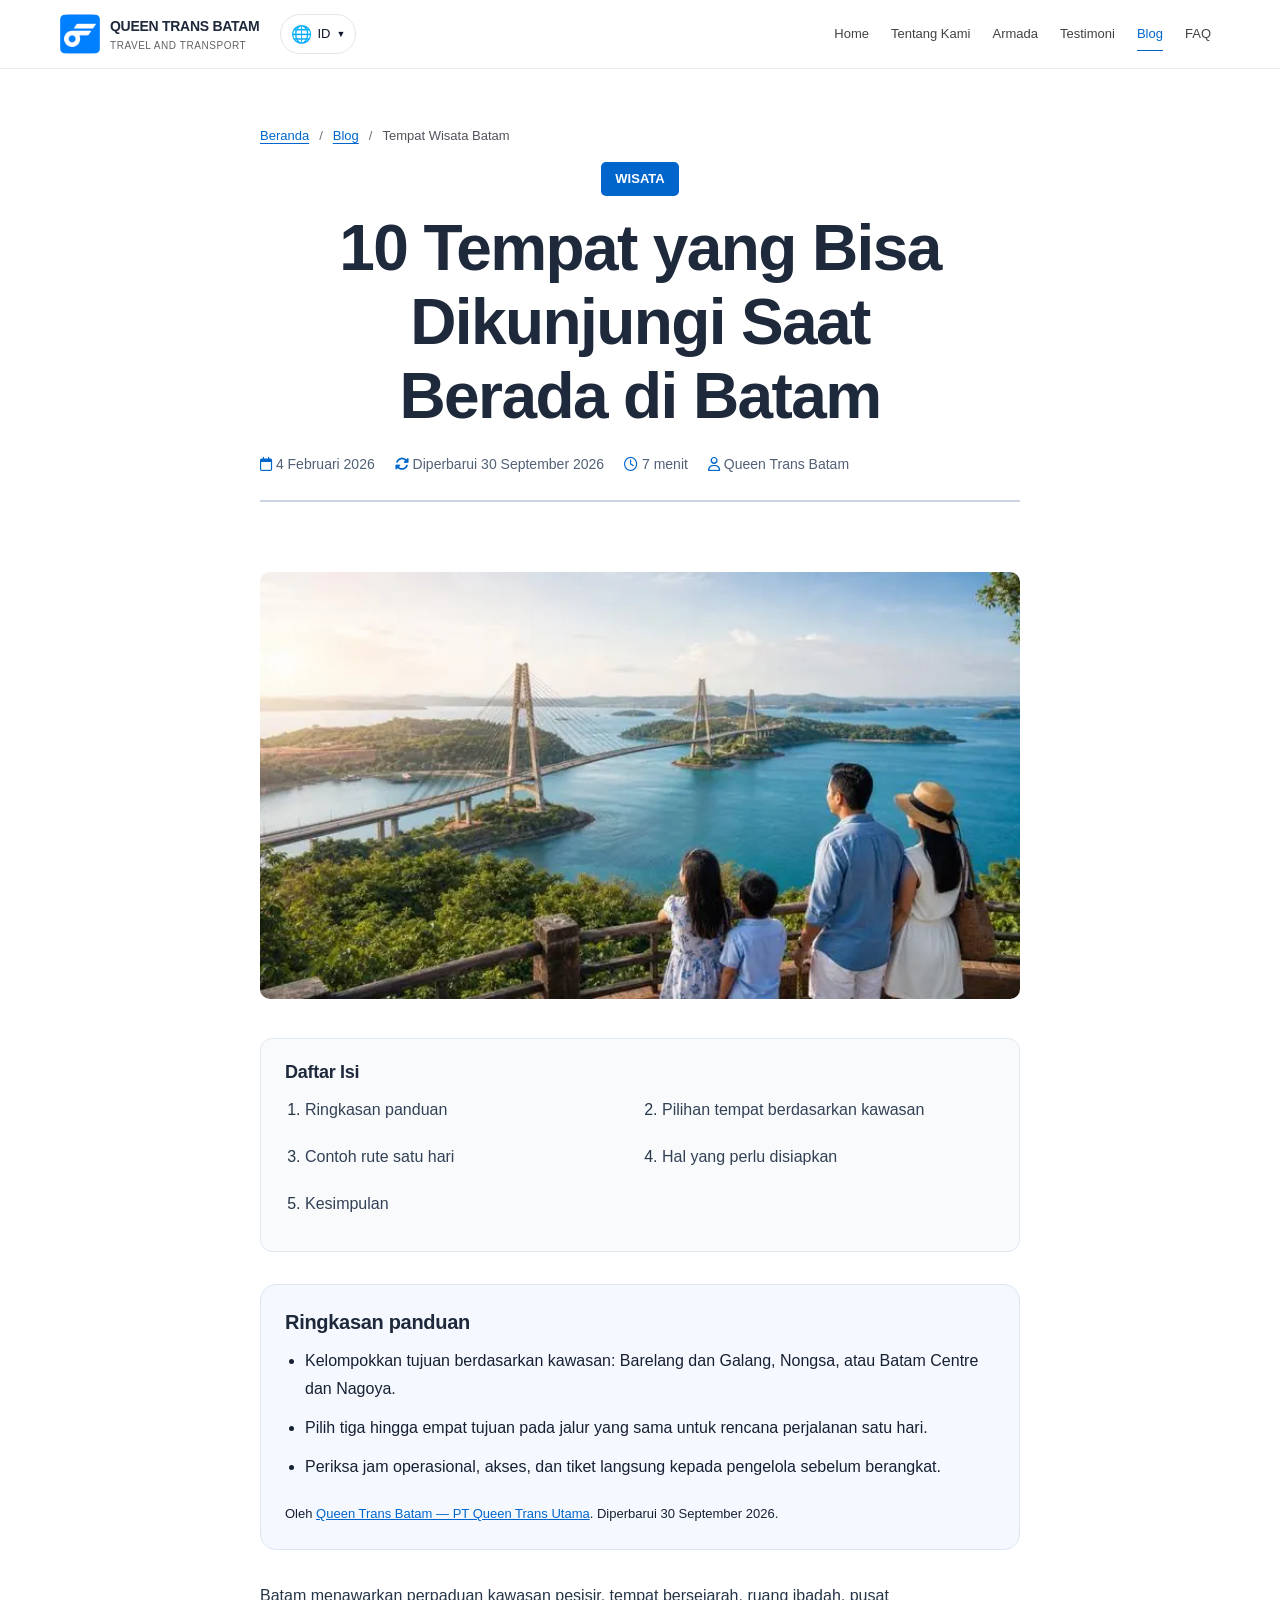
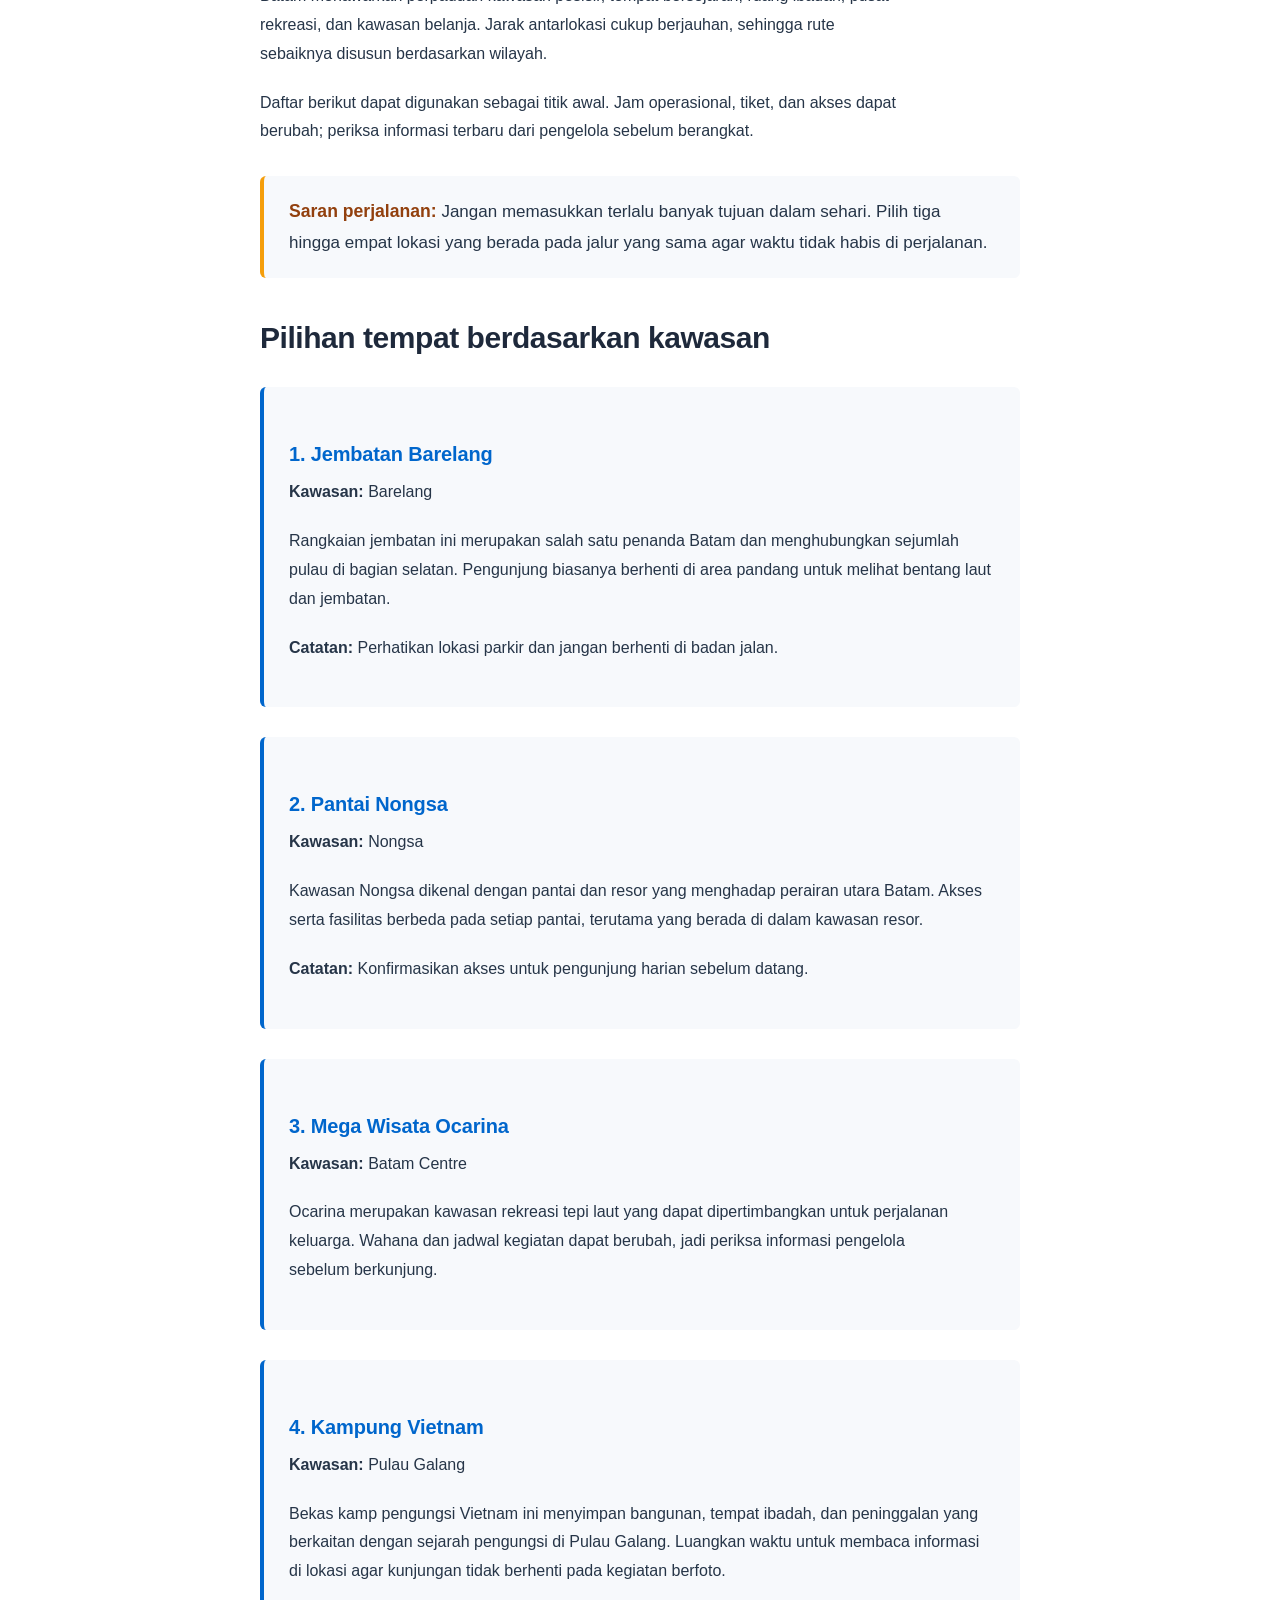
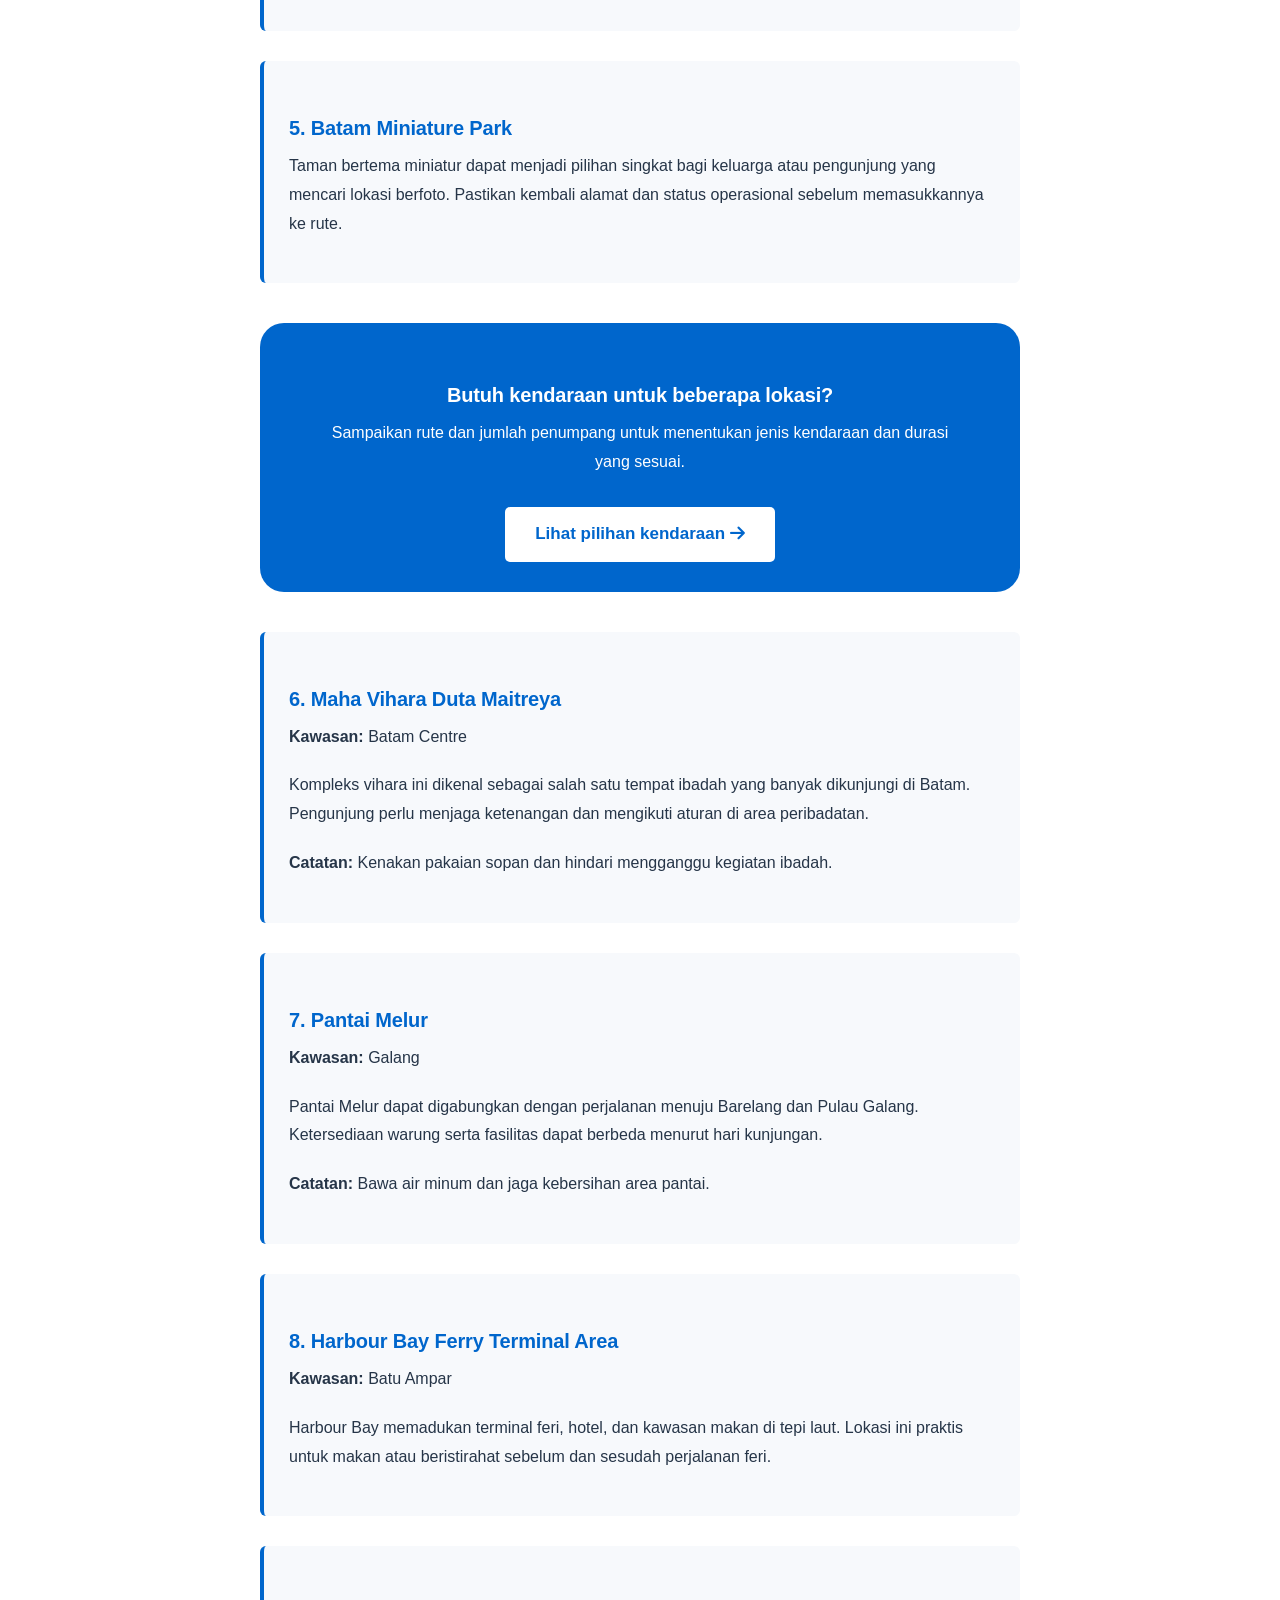
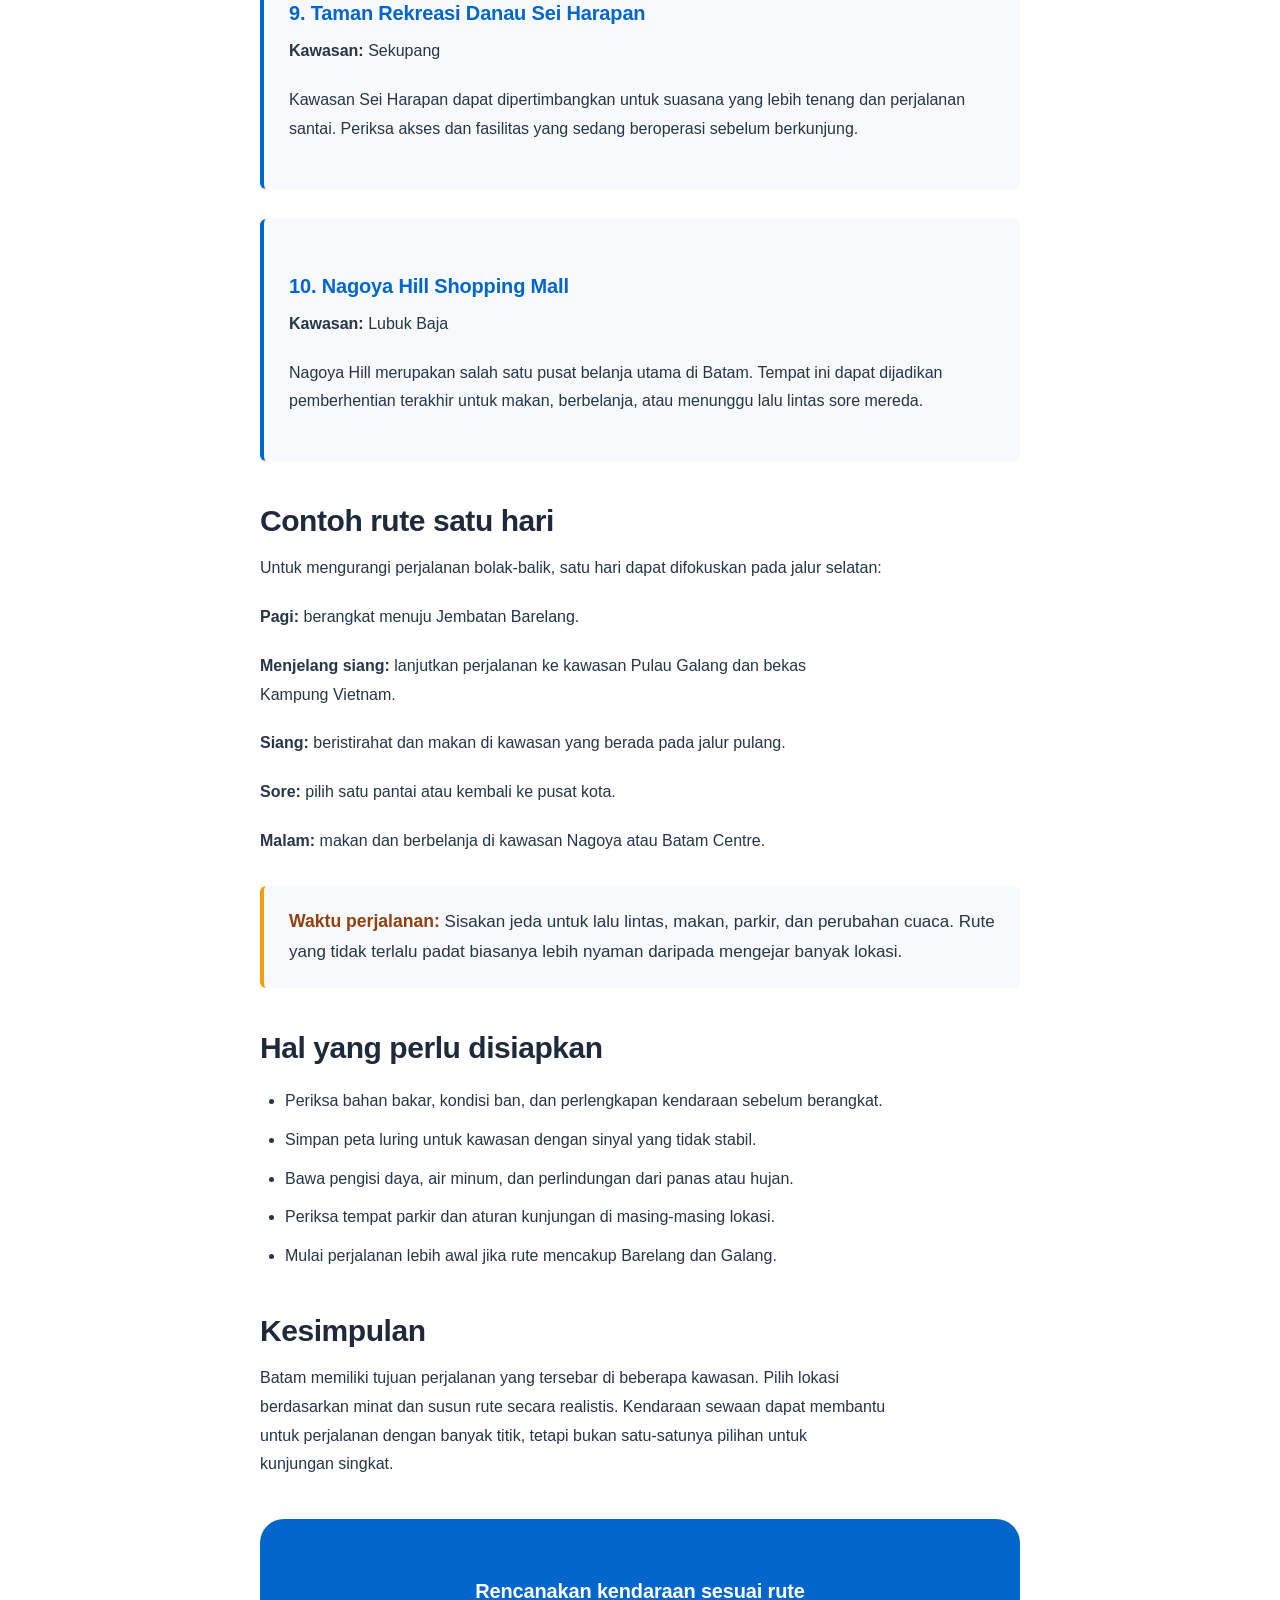
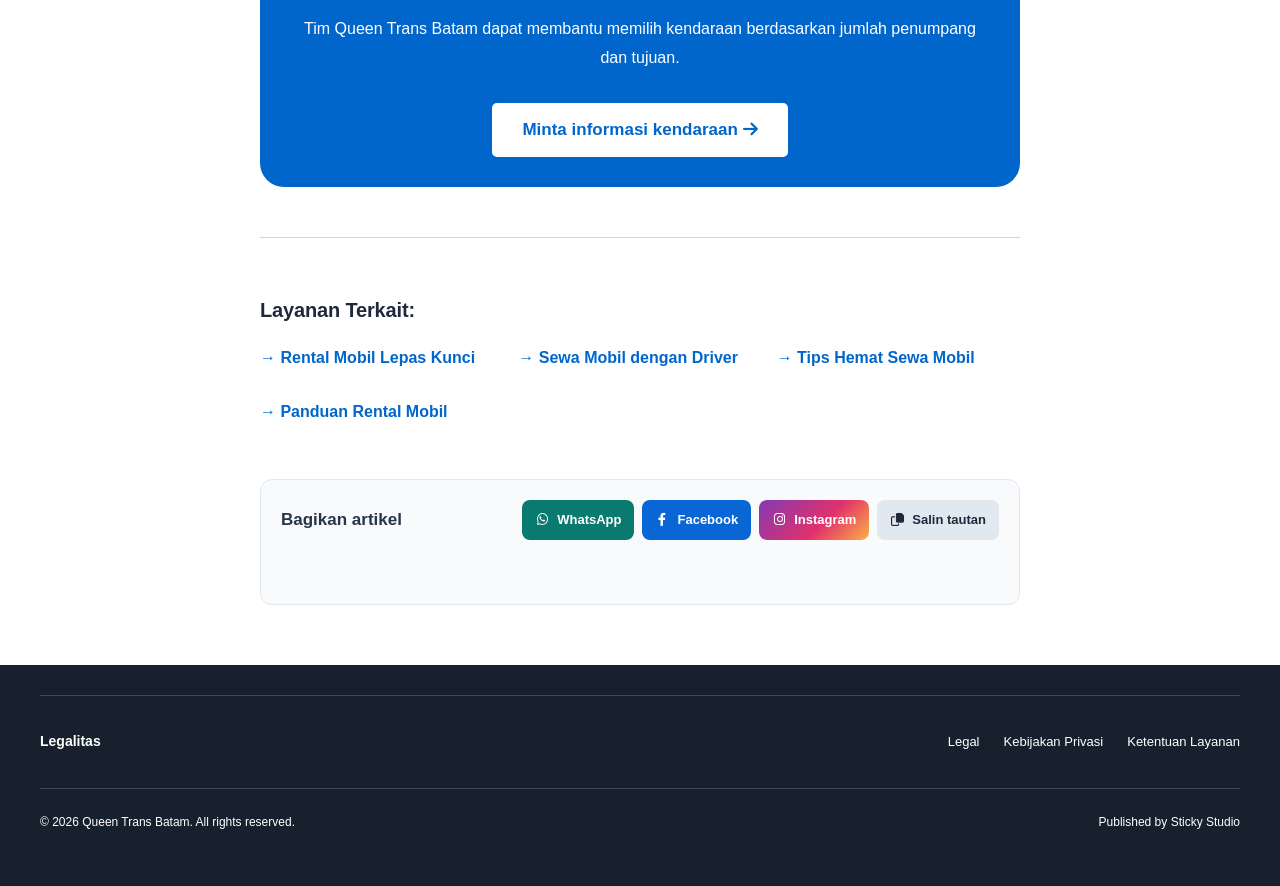
<file: blog/tempat-wisata-batam.html>
<!doctype html>
<html lang="id">
  <head>
    <meta charset="UTF-8" />
    <meta name="viewport" content="width=device-width, initial-scale=1.0" />

    <!-- Primary Meta Tags -->
    <title>10 Tempat Wisata Batam &amp; Panduan Rute | Queen Trans</title>




    <meta name="theme-color" content="#007FFF" />

    <!-- Open Graph -->







    <!-- Favicon -->
    <link
      rel="icon"
      type="image/png"
      href="../image/logo-queen-rental-batam-murah.png"
    />

    <!-- Article Schema -->


    <!-- Schema Breadcrumb -->




    <style>
      :root {
        --primary: #007fff;
        --dark: #1e293b;
        --gray: #64748b;
        --gray-light: #cbd5e1;
        --light: #f8fafc;
      }

      * {
        margin: 0;
        padding: 0;
        box-sizing: border-box;
      }

      body {
        font-family: "Inter", sans-serif;
        line-height: 1.8;
        color: var(--dark);
        background: #fff;
      }

      header {
        background: white;
        box-shadow: 0 2px 15px rgba(0, 127, 255, 0.1);
        position: sticky;
        top: 0;
        z-index: 1000;
        padding: 12px 0;
        transition: all 0.3s ease;
      }

      .header-container {
        max-width: 1200px;
        margin: 0 auto;
        padding: 0 20px;
        display: flex;
        justify-content: space-between;
        align-items: center;
      }

      .logo {
        display: flex;
        align-items: center;
        gap: 12px;
        text-decoration: none;
      }

      .logo-icon {
        width: 45px;
        height: 45px;
        background: linear-gradient(135deg, var(--primary) 0%, #3399ff 100%);
        border-radius: 50%;
        display: flex;
        align-items: center;
        justify-content: center;
        color: white;
        font-size: 20px;
        box-shadow: 0 4px 10px rgba(0, 127, 255, 0.2);
      }

      .logo-icon img {
        width: 100%;
        height: 100%;
        object-fit: contain;
        display: block;
        transform: scale(1.14);
      }

      .logo-text .logo-heading {
        font-size: 18px;
        margin-bottom: 0;
        font-weight: 800;
        color: var(--dark);
        font-family: "Manrope", sans-serif;
        line-height: 1;
      }

      .logo-text p {
        font-size: 9px;
        color: var(--gray);
        margin-bottom: 0;
        letter-spacing: 1px;
        font-weight: 600;
      }

      header nav ul {
        display: flex;
        list-style: none;
        gap: 25px;
        margin: 0;
        padding: 0;
      }

      header nav a {
        color: var(--dark);
        text-decoration: none;
        font-weight: 600;
        transition: all 0.3s ease;
        font-size: 14px;
        position: relative;
        padding: 5px 0;
      }

      header nav a::after {
        content: "";
        position: absolute;
        bottom: 0;
        left: 0;
        width: 0;
        height: 2px;
        background: var(--primary);
        transition: width 0.3s ease;
      }

      header nav a:hover::after,
      header nav a.active::after {
        width: 100%;
      }

      header nav a:hover,
      header nav a.active {
        color: var(--primary);
      }

      .mobile-toggle {
        display: none;
        background: var(--light);
        border: none;
        width: 40px;
        height: 40px;
        border-radius: 8px;
        color: var(--primary);
        font-size: 20px;
        cursor: pointer;
        align-items: center;
        justify-content: center;
      }

      /* Back Button for Mobile */
      .back-btn-mobile {
        display: none;
        align-items: center;
        gap: 8px;
        color: var(--primary);
        text-decoration: none;
        font-weight: 600;
        font-size: 14px;
        margin-bottom: 20px;
      }

      article {
        max-width: 800px;
        margin: 40px auto;
        padding: 0 20px;
      }

      .article-header {
        margin-bottom: 40px;
      }

      .breadcrumb {
        color: var(--gray);
        font-size: 14px;
        margin-bottom: 20px;
      }

      .breadcrumb a {
        color: var(--primary);
        text-decoration: none;
      }

      .category-badge {
        background: #10b981;
        color: white;
        padding: 6px 14px;
        border-radius: 5px;
        font-size: 13px;
        font-weight: 600;
        display: inline-block;
        margin-bottom: 15px;
        text-transform: uppercase;
      }

      h1 {
        font-size: 2.5rem;
        font-weight: 800;
        margin-bottom: 20px;
        font-family: "Manrope", sans-serif;
        line-height: 1.2;
        color: var(--dark);
      }

      .article-meta {
        display: flex;
        gap: 20px;
        color: var(--gray);
        font-size: 14px;
        padding-bottom: 25px;
        border-bottom: 2px solid var(--gray-light);
      }

      .article-meta i {
        color: var(--primary);
      }

      .featured-image {
        width: 100%;
        height: auto;
        max-height: 500px;
        object-fit: cover;
        border-radius: 10px;
        margin: 30px 0;
      }

      .article-content h2 {
        font-size: 1.8rem;
        font-weight: 700;
        margin-top: 40px;
        margin-bottom: 20px;
        color: var(--dark);
        font-family: "Manrope", sans-serif;
      }

      .article-content h3 {
        font-size: 1.4rem;
        font-weight: 600;
        margin-top: 30px;
        margin-bottom: 15px;
        color: var(--dark);
      }

      .article-content p {
        margin-bottom: 20px;
        font-size: 1.05rem;
        line-height: 1.8;
      }

      .article-content ul {
        margin: 20px 0;
        margin-left: 25px;
      }

      .article-content li {
        margin-bottom: 10px;
        font-size: 1.05rem;
      }

      .destination-card {
        background: var(--light);
        border-left: 4px solid var(--primary);
        padding: 25px;
        margin: 30px 0;
        border-radius: 8px;
      }

      .destination-card h3 {
        margin-top: 0;
        color: var(--primary);
      }

      .destination-card .rating {
        color: #f59e0b;
        margin-bottom: 10px;
      }

      .highlight-box {
        background: linear-gradient(135deg, #fef3c7, #fde68a);
        border-left: 4px solid #f59e0b;
        padding: 20px 25px;
        margin: 30px 0;
        border-radius: 5px;
      }

      .highlight-box strong {
        color: #92400e;
        font-size: 1.1rem;
      }

      .cta-box {
        background: linear-gradient(135deg, var(--primary), #3399ff);
        color: white;
        padding: 30px;
        border-radius: 10px;
        text-align: center;
        margin: 40px 0;
      }

      .cta-box h3 {
        margin: 0 0 15px 0;
        color: white;
      }

      .cta-box a {
        display: inline-block;
        background: white;
        color: var(--primary);
        padding: 12px 30px;
        border-radius: 5px;
        text-decoration: none;
        font-weight: 700;
        margin-top: 10px;
        transition: transform 0.3s;
      }

      .cta-box a:hover {
        transform: scale(1.05);
      }

      footer {
        background: var(--dark);
        color: white;
        text-align: center;
        padding: 30px;
        margin-top: 60px;
      }

      @media (max-width: 768px) {
        .header-container {
          padding: 10px 20px;
        }

        .logo-icon {
          width: 35px;
          height: 35px;
          font-size: 16px;
        }

        .logo-text .logo-heading {
          font-size: 14px;
        }

        .logo-text p {
          font-size: 8px;
        }

        .mobile-toggle {
          display: flex;
        }

        header nav {
          position: absolute;
          top: 100%;
          left: 0;
          width: 100%;
          background: white;
          padding: 20px;
          box-shadow: 0 10px 20px rgba(0, 0, 0, 0.1);
          display: none;
          border-top: 1px solid var(--gray-light);
        }

        header nav.active {
          display: block;
        }

        header nav ul {
          flex-direction: column;
          gap: 5px;
        }

        header nav a {
          padding: 12px 15px;
          display: block;
          border-radius: 8px;
        }

        .back-btn-mobile {
          display: inline-flex;
        }

        h1 {
          font-size: 1.8rem;
        }

        .article-meta {
          flex-wrap: wrap;
          gap: 10px;
        }

        .featured-image {
          height: auto;
          max-height: 300px;
          margin: 20px 0;
        }

        .article-content h2 {
          font-size: 1.4rem;
        }

        .article-content p {
          font-size: 1rem;
        }

        footer,
        footer p {
          padding: 30px 20px;
          font-size: 10px !important;
          line-height: 1.4 !important;
          opacity: 0.8 !important;
        }
      }
    </style>
    <link rel="stylesheet" href="../assets/generated/responsive.min.css?v=619e0d9ffc70" />
    <link rel="stylesheet" href="../assets/generated/ui-refinement.min.css?v=25f3fc9a3689" />
    <link rel="stylesheet" href="../assets/generated/blog-enhancements.min.css?v=cbfd2cd06243" />
    <link rel="stylesheet" href="../assets/generated/design-system.min.css?v=84d5bcba7429" />
    <link rel="stylesheet" href="../assets/generated/apple-refinement.min.css?v=3c83c7e3f7c4" />

    <!-- Canonical metadata and source-grounded structured data. -->
    <link rel="canonical" href="https://queentransbatam.com/blog/tempat-wisata-batam.html" />
    <meta name="description" content="Jelajahi pilihan tempat wisata Batam di Barelang, Galang, Nongsa, Batam Centre, dan Nagoya, lengkap dengan saran mengelompokkan tujuan perjalanan." />
    <meta name="robots" content="index, follow, max-image-preview:large, max-snippet:-1, max-video-preview:-1" />
    <meta name="author" content="Queen Trans Batam" />
    <meta property="og:type" content="article" />
    <meta property="og:site_name" content="Queen Trans Batam" />
    <meta property="og:locale" content="id_ID" />
    <meta property="og:title" content="10 Tempat Wisata Batam &amp; Panduan Rute | Queen Trans" />
    <meta property="og:description" content="Jelajahi pilihan tempat wisata Batam di Barelang, Galang, Nongsa, Batam Centre, dan Nagoya, lengkap dengan saran mengelompokkan tujuan perjalanan." />
    <meta property="og:url" content="https://queentransbatam.com/blog/tempat-wisata-batam.html" />
    <meta property="og:image" content="https://queentransbatam.com/image/blog-wisata-batam-2026.jpg?v=20260930-50kb" />
    <meta property="og:image:width" content="708" />
    <meta property="og:image:height" content="398" />
    <meta property="og:image:alt" content="Queen Trans Batam — layanan rental mobil di Batam" />
    <meta name="twitter:card" content="summary_large_image" />
    <meta name="twitter:title" content="10 Tempat Wisata Batam &amp; Panduan Rute | Queen Trans" />
    <meta name="twitter:description" content="Jelajahi pilihan tempat wisata Batam di Barelang, Galang, Nongsa, Batam Centre, dan Nagoya, lengkap dengan saran mengelompokkan tujuan perjalanan." />
    <meta name="twitter:image" content="https://queentransbatam.com/image/blog-wisata-batam-2026.jpg?v=20260930-50kb" />
    <meta name="twitter:image:alt" content="Queen Trans Batam — layanan rental mobil di Batam" />
    <meta property="article:published_time" content="2026-02-04" />
    <meta property="article:modified_time" content="2026-09-30" />
    <script type="application/ld+json">
{
  "@context": "https://schema.org",
  "@graph": [
    {
      "@type": "AutoRental",
      "@id": "https://queentransbatam.com/#business",
      "name": "Queen Trans Batam",
      "legalName": "PT Queen Trans Utama",
      "url": "https://queentransbatam.com/",
      "description": "Layanan rental mobil lepas kunci, kendaraan dengan pengemudi, antar-jemput bandara dan pelabuhan, serta transportasi rombongan di Batam.",
      "logo": "https://queentransbatam.com/image/logo-queen-rental-batam-murah.png",
      "image": "https://queentransbatam.com/image/hero-queen-trans.jpg?v=20260930-50kb",
      "telephone": "+62-877-9191-8354",
      "email": "queentransbatam@gmail.com",
      "address": {
        "@type": "PostalAddress",
        "streetAddress": "Kurnia Djaya Cluster, Jl. Elang III No.11",
        "addressLocality": "Batam",
        "addressRegion": "Kepulauan Riau",
        "postalCode": "29464",
        "addressCountry": "ID"
      },
      "areaServed": {
        "@type": "City",
        "name": "Batam"
      },
      "contactPoint": {
        "@type": "ContactPoint",
        "telephone": "+62-877-9191-8354",
        "contactType": "Informasi dan pemesanan",
        "areaServed": "Batam",
        "hoursAvailable": {
          "@type": "OpeningHoursSpecification",
          "dayOfWeek": [
            "Monday",
            "Tuesday",
            "Wednesday",
            "Thursday",
            "Friday",
            "Saturday",
            "Sunday"
          ],
          "opens": "00:00",
          "closes": "23:59"
        }
      }
    },
    {
      "@type": "WebSite",
      "@id": "https://queentransbatam.com/#website",
      "url": "https://queentransbatam.com/",
      "name": "Queen Trans Batam",
      "inLanguage": "id-ID",
      "publisher": {
        "@id": "https://queentransbatam.com/#business"
      }
    },
    {
      "@type": "BreadcrumbList",
      "@id": "https://queentransbatam.com/blog/tempat-wisata-batam.html#breadcrumb",
      "itemListElement": [
        {
          "@type": "ListItem",
          "position": 1,
          "name": "Beranda",
          "item": "https://queentransbatam.com/"
        },
        {
          "@type": "ListItem",
          "position": 2,
          "name": "Blog",
          "item": "https://queentransbatam.com/blog.html"
        },
        {
          "@type": "ListItem",
          "position": 3,
          "name": "Tempat Wisata Batam",
          "item": "https://queentransbatam.com/blog/tempat-wisata-batam.html"
        }
      ]
    },
    {
      "@type": "BlogPosting",
      "@id": "https://queentransbatam.com/blog/tempat-wisata-batam.html#article",
      "url": "https://queentransbatam.com/blog/tempat-wisata-batam.html",
      "headline": "10 Tempat yang Bisa Dikunjungi Saat Berada di Batam",
      "description": "Jelajahi pilihan tempat wisata Batam di Barelang, Galang, Nongsa, Batam Centre, dan Nagoya, lengkap dengan saran mengelompokkan tujuan perjalanan.",
      "inLanguage": "id-ID",
      "image": {
        "@type": "ImageObject",
        "url": "https://queentransbatam.com/image/blog-wisata-batam-2026.jpg?v=20260930-50kb",
        "width": 708,
        "height": 398
      },
      "datePublished": "2026-02-04",
      "dateModified": "2026-09-30",
      "author": {
        "@id": "https://queentransbatam.com/#business",
        "name": "Queen Trans Batam",
        "url": "https://queentransbatam.com/tentang-kami.html"
      },
      "publisher": {
        "@id": "https://queentransbatam.com/#business"
      },
      "mainEntityOfPage": {
        "@id": "https://queentransbatam.com/blog/tempat-wisata-batam.html#webpage"
      },
      "about": {
        "@type": "Thing",
        "name": "10 Tempat yang Bisa Dikunjungi Saat Berada di Batam"
      }
    },
    {
      "@type": "WebPage",
      "@id": "https://queentransbatam.com/blog/tempat-wisata-batam.html#webpage",
      "url": "https://queentransbatam.com/blog/tempat-wisata-batam.html",
      "name": "10 Tempat Wisata Batam & Panduan Rute | Queen Trans",
      "description": "Jelajahi pilihan tempat wisata Batam di Barelang, Galang, Nongsa, Batam Centre, dan Nagoya, lengkap dengan saran mengelompokkan tujuan perjalanan.",
      "inLanguage": "id-ID",
      "isPartOf": {
        "@id": "https://queentransbatam.com/#website"
      },
      "about": {
        "@type": "Thing",
        "name": "10 Tempat yang Bisa Dikunjungi Saat Berada di Batam"
      },
      "primaryImageOfPage": {
        "@type": "ImageObject",
        "url": "https://queentransbatam.com/image/blog-wisata-batam-2026.jpg?v=20260930-50kb",
        "width": 708,
        "height": 398
      },
      "breadcrumb": {
        "@id": "https://queentransbatam.com/blog/tempat-wisata-batam.html#breadcrumb"
      },
      "mainEntity": {
        "@id": "https://queentransbatam.com/blog/tempat-wisata-batam.html#article"
      }
    }
  ]
}
    </script>
    <link rel="stylesheet" href="../assets/generated/seo-content.min.css?v=5b78ef763846" />
    <link rel="stylesheet" href="../assets/icons/icons.css?v=20261028-1" />
  </head>

  <body>
    <header>
      <div class="header-container">
        <a href="../index.html" class="logo">
          <div class="logo-icon">
            <img width="500" height="500"
              loading="eager"
              src="../image/logo-queen-120.webp"
              alt="Queen Trans Batam Logo"
            />
          </div>
          <div class="logo-text">
            <span class="logo-heading">QUEEN TRANS BATAM</span>
            <p>TRAVEL AND TRANSPORT</p>
          </div>
        </a>
        <button
          class="mobile-toggle"
          type="button"
          aria-label="Buka menu navigasi"
          aria-expanded="false"
        >
          <i class="fas fa-bars"></i>
        </button>
        <nav>
          <ul>
            <li><a href="../index.html">Home</a></li>
            <li><a href="../tentang-kami.html">Tentang Kami</a></li>
            <li><a href="../index.html#cars">Armada</a></li>
            <li><a href="../testimoni.html">Testimoni</a></li>
            <li><a href="../blog.html" class="active">Blog</a></li>
            <li><a href="../faq.html">FAQ</a></li>
          </ul>
        </nav>
      </div>
    </header>

    <div id="main-content" role="main">
    <article>
      <a href="../blog.html" class="back-btn-mobile"
        ><i class="fas fa-arrow-left"></i> Kembali ke Blog</a
      >
      <div class="article-header">
        <nav class="site-breadcrumb" aria-label="Jejak halaman"><ol><li><a href="../index.html">Beranda</a></li><li><a href="../blog.html">Blog</a></li><li><span aria-current="page">Tempat Wisata Batam</span></li></ol></nav>
        <span class="category-badge">Wisata</span>
        <h1>10 Tempat yang Bisa Dikunjungi Saat Berada di Batam</h1>
        <div class="article-meta">
          <span><i class="far fa-calendar"></i> 4 Februari 2026</span>
          <span><i class="fas fa-rotate"></i> Diperbarui 30 September 2026</span>
          <span><i class="far fa-clock"></i> 7 menit</span>
          <span><i class="far fa-user"></i> Queen Trans Batam</span>
        </div>
      </div>

      <img
        loading="eager" fetchpriority="high"
        src="../image/blog-wisata-batam-2026.webp?v=20260930-50kb"
        alt="Keluarga menikmati panorama Jembatan Barelang di Batam"
        class="featured-image"
        width="800"
        height="450"
      />

      <div class="article-content">
<nav class="article-toc" aria-label="Daftar isi artikel"><h2>Daftar Isi</h2><ol><li><a href="#ringkasan-artikel">Ringkasan panduan</a></li><li><a href="#pilihan-tempat-berdasarkan-kawasan">Pilihan tempat berdasarkan kawasan</a></li><li><a href="#contoh-rute-satu-hari">Contoh rute satu hari</a></li><li><a href="#hal-yang-perlu-disiapkan">Hal yang perlu disiapkan</a></li><li><a href="#kesimpulan">Kesimpulan</a></li></ol></nav>
<section class="article-summary" aria-labelledby="ringkasan-artikel"><h2 id="ringkasan-artikel">Ringkasan panduan</h2><ul><li>Kelompokkan tujuan berdasarkan kawasan: Barelang dan Galang, Nongsa, atau Batam Centre dan Nagoya.</li><li>Pilih tiga hingga empat tujuan pada jalur yang sama untuk rencana perjalanan satu hari.</li><li>Periksa jam operasional, akses, dan tiket langsung kepada pengelola sebelum berangkat.</li></ul><p class="article-source">Oleh <a href="../tentang-kami.html">Queen Trans Batam — PT Queen Trans Utama</a>. Diperbarui <time datetime="2026-09-30">30 September 2026</time>.</p></section>
        <p>
          Batam menawarkan perpaduan kawasan pesisir, tempat bersejarah, ruang
          ibadah, pusat rekreasi, dan kawasan belanja. Jarak antarlokasi cukup
          berjauhan, sehingga rute sebaiknya disusun berdasarkan wilayah.
        </p>

        <p>
          Daftar berikut dapat digunakan sebagai titik awal. Jam operasional,
          tiket, dan akses dapat berubah; periksa informasi terbaru dari
          pengelola sebelum berangkat.
        </p>

        <div class="highlight-box">
          <strong>Saran perjalanan:</strong> Jangan memasukkan terlalu banyak
          tujuan dalam sehari. Pilih tiga hingga empat lokasi yang berada pada
          jalur yang sama agar waktu tidak habis di perjalanan.
        </div>

        <h2 id="pilihan-tempat-berdasarkan-kawasan">Pilihan tempat berdasarkan kawasan</h2>

        <div class="destination-card">
          <h3>1. Jembatan Barelang</h3>
          <p><strong>Kawasan:</strong> Barelang</p>
          <p>
            Rangkaian jembatan ini merupakan salah satu penanda Batam dan
            menghubungkan sejumlah pulau di bagian selatan. Pengunjung biasanya
            berhenti di area pandang untuk melihat bentang laut dan jembatan.
          </p>
          <p>
            <strong>Catatan:</strong> Perhatikan lokasi parkir dan jangan
            berhenti di badan jalan.
          </p>
        </div>

        <div class="destination-card">
          <h3>2. Pantai Nongsa</h3>
          <p><strong>Kawasan:</strong> Nongsa</p>
          <p>
            Kawasan Nongsa dikenal dengan pantai dan resor yang menghadap
            perairan utara Batam. Akses serta fasilitas berbeda pada setiap
            pantai, terutama yang berada di dalam kawasan resor.
          </p>
          <p>
            <strong>Catatan:</strong> Konfirmasikan akses untuk pengunjung
            harian sebelum datang.
          </p>
        </div>

        <div class="destination-card">
          <h3>3. Mega Wisata Ocarina</h3>
          <p><strong>Kawasan:</strong> Batam Centre</p>
          <p>
            Ocarina merupakan kawasan rekreasi tepi laut yang dapat
            dipertimbangkan untuk perjalanan keluarga. Wahana dan jadwal
            kegiatan dapat berubah, jadi periksa informasi pengelola sebelum
            berkunjung.
          </p>
        </div>

        <div class="destination-card">
          <h3>4. Kampung Vietnam</h3>
          <p><strong>Kawasan:</strong> Pulau Galang</p>
          <p>
            Bekas kamp pengungsi Vietnam ini menyimpan bangunan, tempat ibadah,
            dan peninggalan yang berkaitan dengan sejarah pengungsi di Pulau
            Galang. Luangkan waktu untuk membaca informasi di lokasi agar
            kunjungan tidak berhenti pada kegiatan berfoto.
          </p>
        </div>

        <div class="destination-card">
          <h3>5. Batam Miniature Park</h3>
          <p>
            Taman bertema miniatur dapat menjadi pilihan singkat bagi keluarga
            atau pengunjung yang mencari lokasi berfoto. Pastikan kembali alamat
            dan status operasional sebelum memasukkannya ke rute.
          </p>
        </div>

        <div class="cta-box">
          <h3>Butuh kendaraan untuk beberapa lokasi?</h3>
          <p>
            Sampaikan rute dan jumlah penumpang untuk menentukan jenis kendaraan
            dan durasi yang sesuai.
          </p>
          <a href="../index.html#booking"
            >Lihat pilihan kendaraan <i class="fas fa-arrow-right"></i
          ></a>
        </div>

        <div class="destination-card">
          <h3>6. Maha Vihara Duta Maitreya</h3>
          <p><strong>Kawasan:</strong> Batam Centre</p>
          <p>
            Kompleks vihara ini dikenal sebagai salah satu tempat ibadah yang
            banyak dikunjungi di Batam. Pengunjung perlu menjaga ketenangan dan
            mengikuti aturan di area peribadatan.
          </p>
          <p>
            <strong>Catatan:</strong> Kenakan pakaian sopan dan hindari
            mengganggu kegiatan ibadah.
          </p>
        </div>

        <div class="destination-card">
          <h3>7. Pantai Melur</h3>
          <p><strong>Kawasan:</strong> Galang</p>
          <p>
            Pantai Melur dapat digabungkan dengan perjalanan menuju Barelang dan
            Pulau Galang. Ketersediaan warung serta fasilitas dapat berbeda
            menurut hari kunjungan.
          </p>
          <p>
            <strong>Catatan:</strong> Bawa air minum dan jaga kebersihan area
            pantai.
          </p>
        </div>

        <div class="destination-card">
          <h3>8. Harbour Bay Ferry Terminal Area</h3>
          <p><strong>Kawasan:</strong> Batu Ampar</p>
          <p>
            Harbour Bay memadukan terminal feri, hotel, dan kawasan makan di
            tepi laut. Lokasi ini praktis untuk makan atau beristirahat sebelum
            dan sesudah perjalanan feri.
          </p>
        </div>

        <div class="destination-card">
          <h3>9. Taman Rekreasi Danau Sei Harapan</h3>
          <p><strong>Kawasan:</strong> Sekupang</p>
          <p>
            Kawasan Sei Harapan dapat dipertimbangkan untuk suasana yang lebih
            tenang dan perjalanan santai. Periksa akses dan fasilitas yang
            sedang beroperasi sebelum berkunjung.
          </p>
        </div>

        <div class="destination-card">
          <h3>10. Nagoya Hill Shopping Mall</h3>
          <p><strong>Kawasan:</strong> Lubuk Baja</p>
          <p>
            Nagoya Hill merupakan salah satu pusat belanja utama di Batam.
            Tempat ini dapat dijadikan pemberhentian terakhir untuk makan,
            berbelanja, atau menunggu lalu lintas sore mereda.
          </p>
        </div>

        <h2 id="contoh-rute-satu-hari">Contoh rute satu hari</h2>
        <p>
          Untuk mengurangi perjalanan bolak-balik, satu hari dapat difokuskan
          pada jalur selatan:
        </p>

        <p><strong>Pagi:</strong> berangkat menuju Jembatan Barelang.</p>
        <p>
          <strong>Menjelang siang:</strong> lanjutkan perjalanan ke kawasan
          Pulau Galang dan bekas Kampung Vietnam.
        </p>
        <p>
          <strong>Siang:</strong> beristirahat dan makan di kawasan yang berada
          pada jalur pulang.
        </p>
        <p>
          <strong>Sore:</strong> pilih satu pantai atau kembali ke pusat kota.
        </p>
        <p>
          <strong>Malam:</strong> makan dan berbelanja di kawasan Nagoya atau
          Batam Centre.
        </p>

        <div class="highlight-box">
          <strong>Waktu perjalanan:</strong> Sisakan jeda untuk lalu lintas,
          makan, parkir, dan perubahan cuaca. Rute yang tidak terlalu padat
          biasanya lebih nyaman daripada mengejar banyak lokasi.
        </div>

        <h2 id="hal-yang-perlu-disiapkan">Hal yang perlu disiapkan</h2>
        <ul>
          <li>
            Periksa bahan bakar, kondisi ban, dan perlengkapan kendaraan sebelum
            berangkat.
          </li>
          <li>
            Simpan peta luring untuk kawasan dengan sinyal yang tidak stabil.
          </li>
          <li>
            Bawa pengisi daya, air minum, dan perlindungan dari panas atau
            hujan.
          </li>
          <li>
            Periksa tempat parkir dan aturan kunjungan di masing-masing lokasi.
          </li>
          <li>
            Mulai perjalanan lebih awal jika rute mencakup Barelang dan Galang.
          </li>
        </ul>

        <h2 id="kesimpulan">Kesimpulan</h2>
        <p>
          Batam memiliki tujuan perjalanan yang tersebar di beberapa kawasan.
          Pilih lokasi berdasarkan minat dan susun rute secara realistis.
          Kendaraan sewaan dapat membantu untuk perjalanan dengan banyak titik,
          tetapi bukan satu-satunya pilihan untuk kunjungan singkat.
        </p>

        <div class="cta-box">
          <h3>Rencanakan kendaraan sesuai rute</h3>
          <p>
            Tim Queen Trans Batam dapat membantu memilih kendaraan berdasarkan
            jumlah penumpang dan tujuan.
          </p>
          <a href="../index.html#booking"
            >Minta informasi kendaraan <i class="fas fa-arrow-right"></i
          ></a>
        </div>

        <div
          style="
            margin-top: 50px;
            padding-top: 30px;
            border-top: 1px solid var(--gray-light);
          "
        >
          <h3 style="margin-bottom: 20px">Layanan Terkait:</h3>
          <ul
            style="
              list-style: none;
              margin-left: 0;
              display: grid;
              grid-template-columns: repeat(auto-fit, minmax(200px, 1fr));
              gap: 15px;
            "
          >
            <li>
              <a
                href="../index.html#cars"
                style="
                  color: var(--primary);
                  text-decoration: none;
                  font-weight: 600;
                "
                >→ Rental Mobil Lepas Kunci</a
              >
            </li>
            <li>
              <a
                href="../index.html#services"
                style="
                  color: var(--primary);
                  text-decoration: none;
                  font-weight: 600;
                "
                >→ Sewa Mobil dengan Driver</a
              >
            </li>
            <li>
              <a
                href="../blog/tips-sewa-mobil-lepas-kunci.html"
                style="
                  color: var(--primary);
                  text-decoration: none;
                  font-weight: 600;
                "
                >→ Tips Hemat Sewa Mobil</a
              >
            </li>
            <li>
              <a
                href="../blog/panduan-rental-mobil-batam.html"
                style="
                  color: var(--primary);
                  text-decoration: none;
                  font-weight: 600;
                "
                >→ Panduan Rental Mobil</a
              >
            </li>
          </ul>
        </div>
      </div>
    </article>
    </div>

    <footer>

    <div class="container"><nav class="legal-navigation" aria-label="Legalitas"><h2>Legalitas</h2><ul>
<li><a href="../tentang-kami.html#legalitas">Legal</a></li>
<li><a href="../kebijakan-privasi.html">Kebijakan Privasi</a></li>
<li><a href="../ketentuan-layanan.html">Ketentuan Layanan</a></li>
</ul></nav></div>
<div class="container"><div class="footer-copyright">
<p>&copy; 2026 Queen Trans Batam. All rights reserved.</p>
<p class="footer-credit">Published by Sticky Studio</p>
</div></div>
</footer>
    <script defer data-language-src="../assets/generated/lang.min.js?v=f89869118d1f" src="../assets/generated/language-switcher.min.js?v=96b76ef8d918"></script>
    <script defer src="../assets/generated/smooth-scroll.min.js?v=22284ad80c1b"></script>
    <script defer src="../assets/generated/blog-enhancements.min.js?v=1630c6834515"></script>
  </body>
</html>
</file>
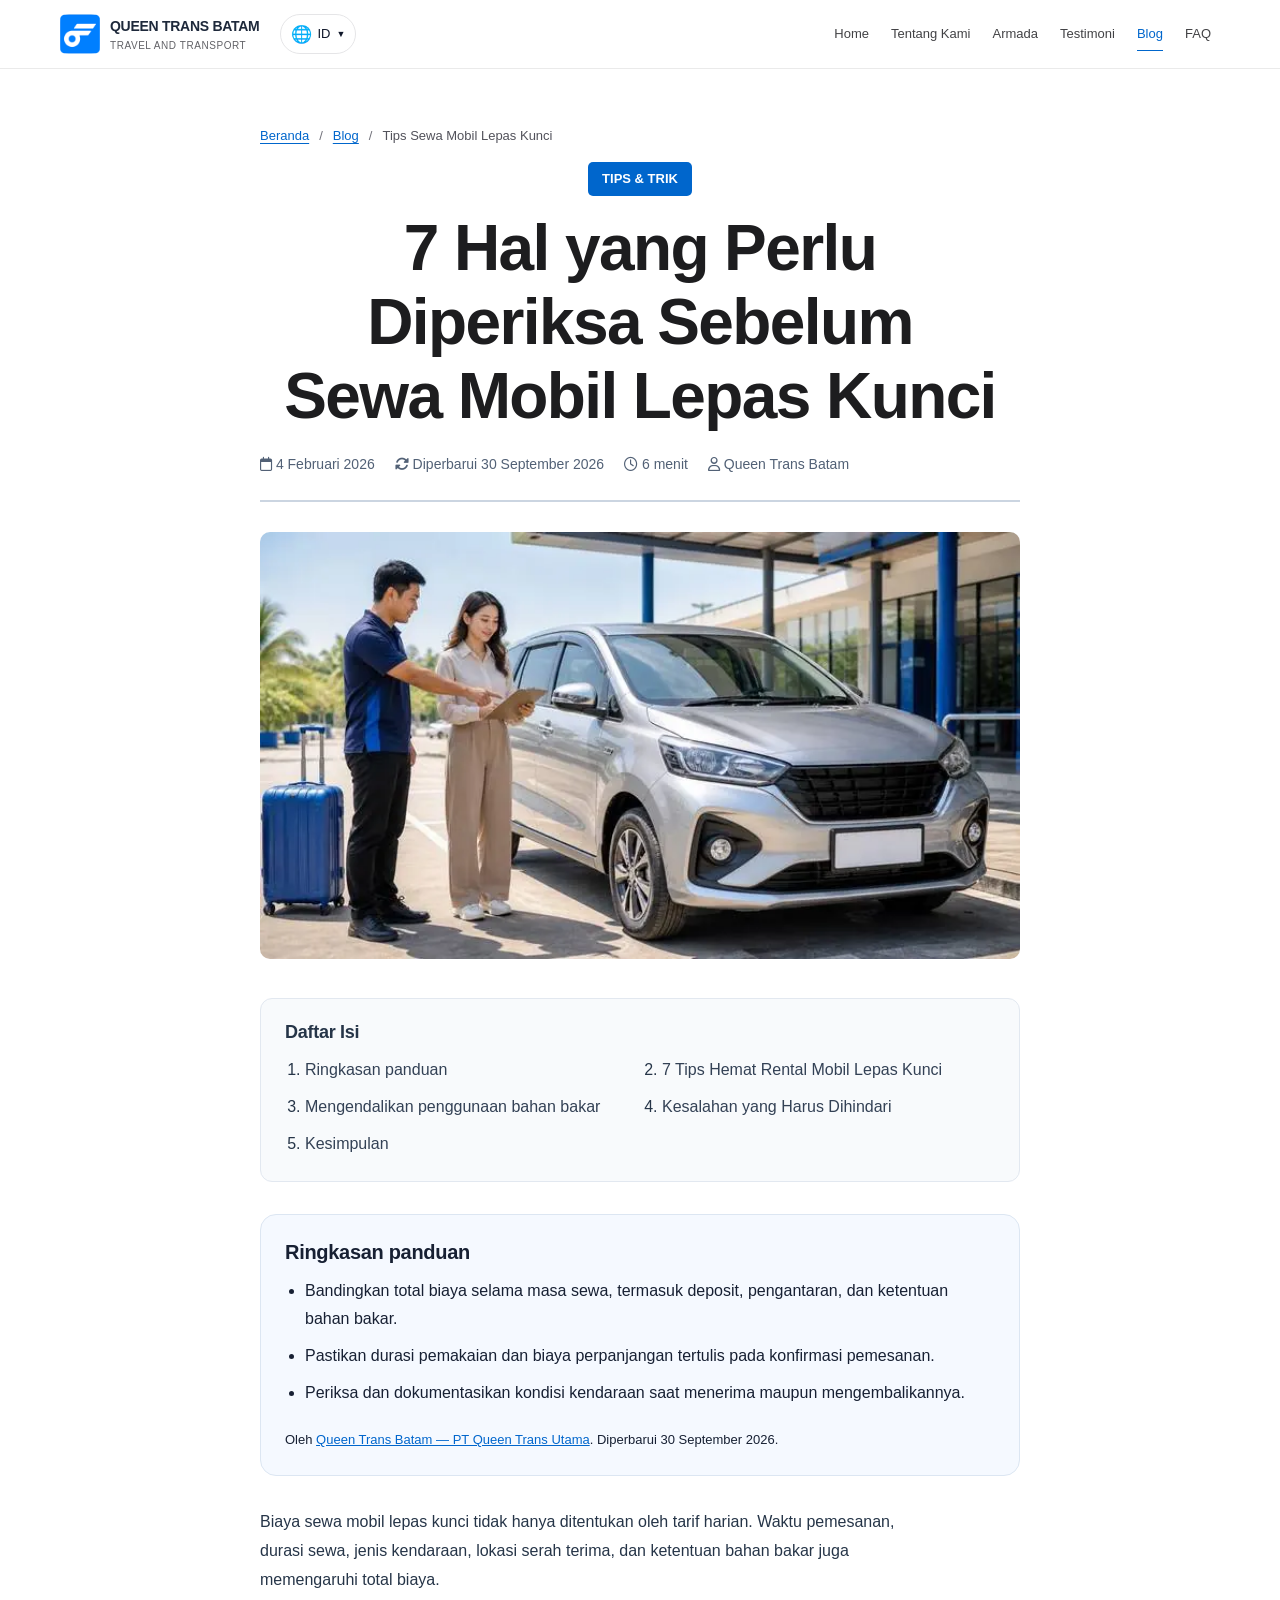
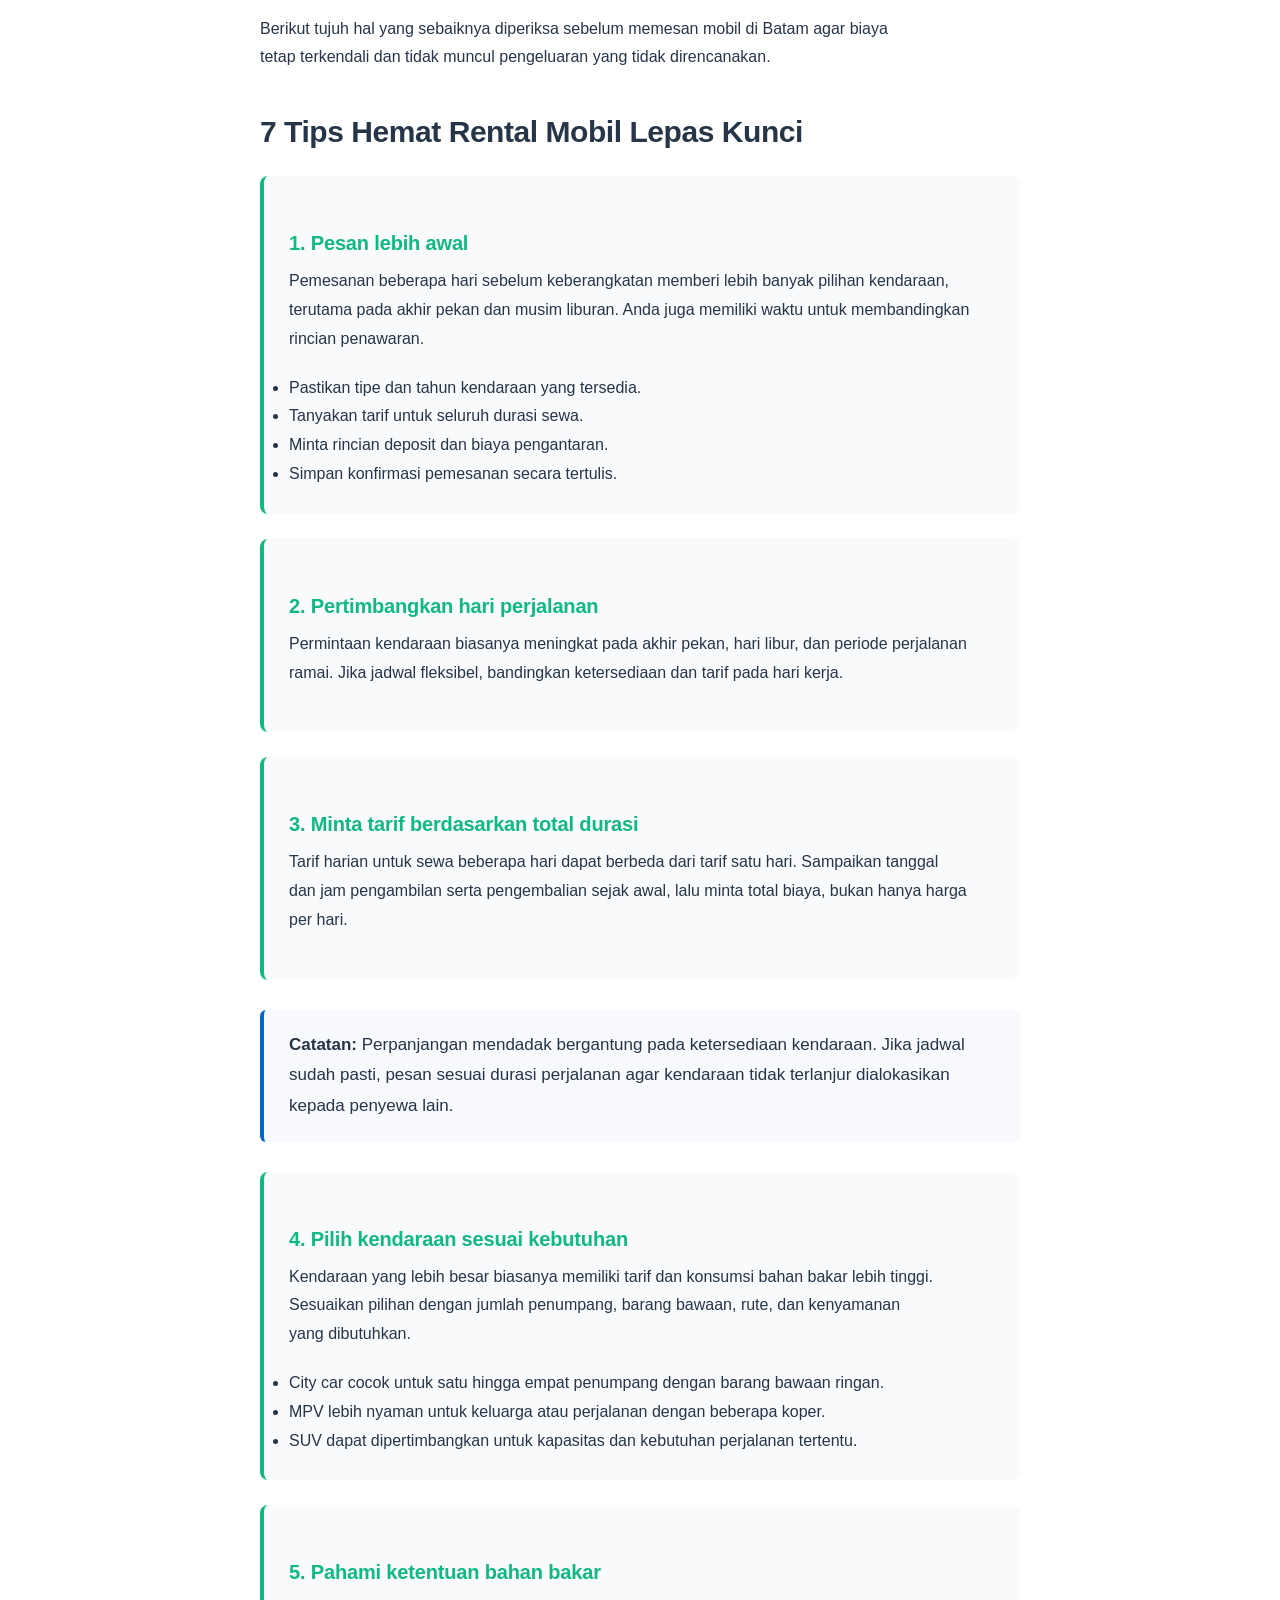
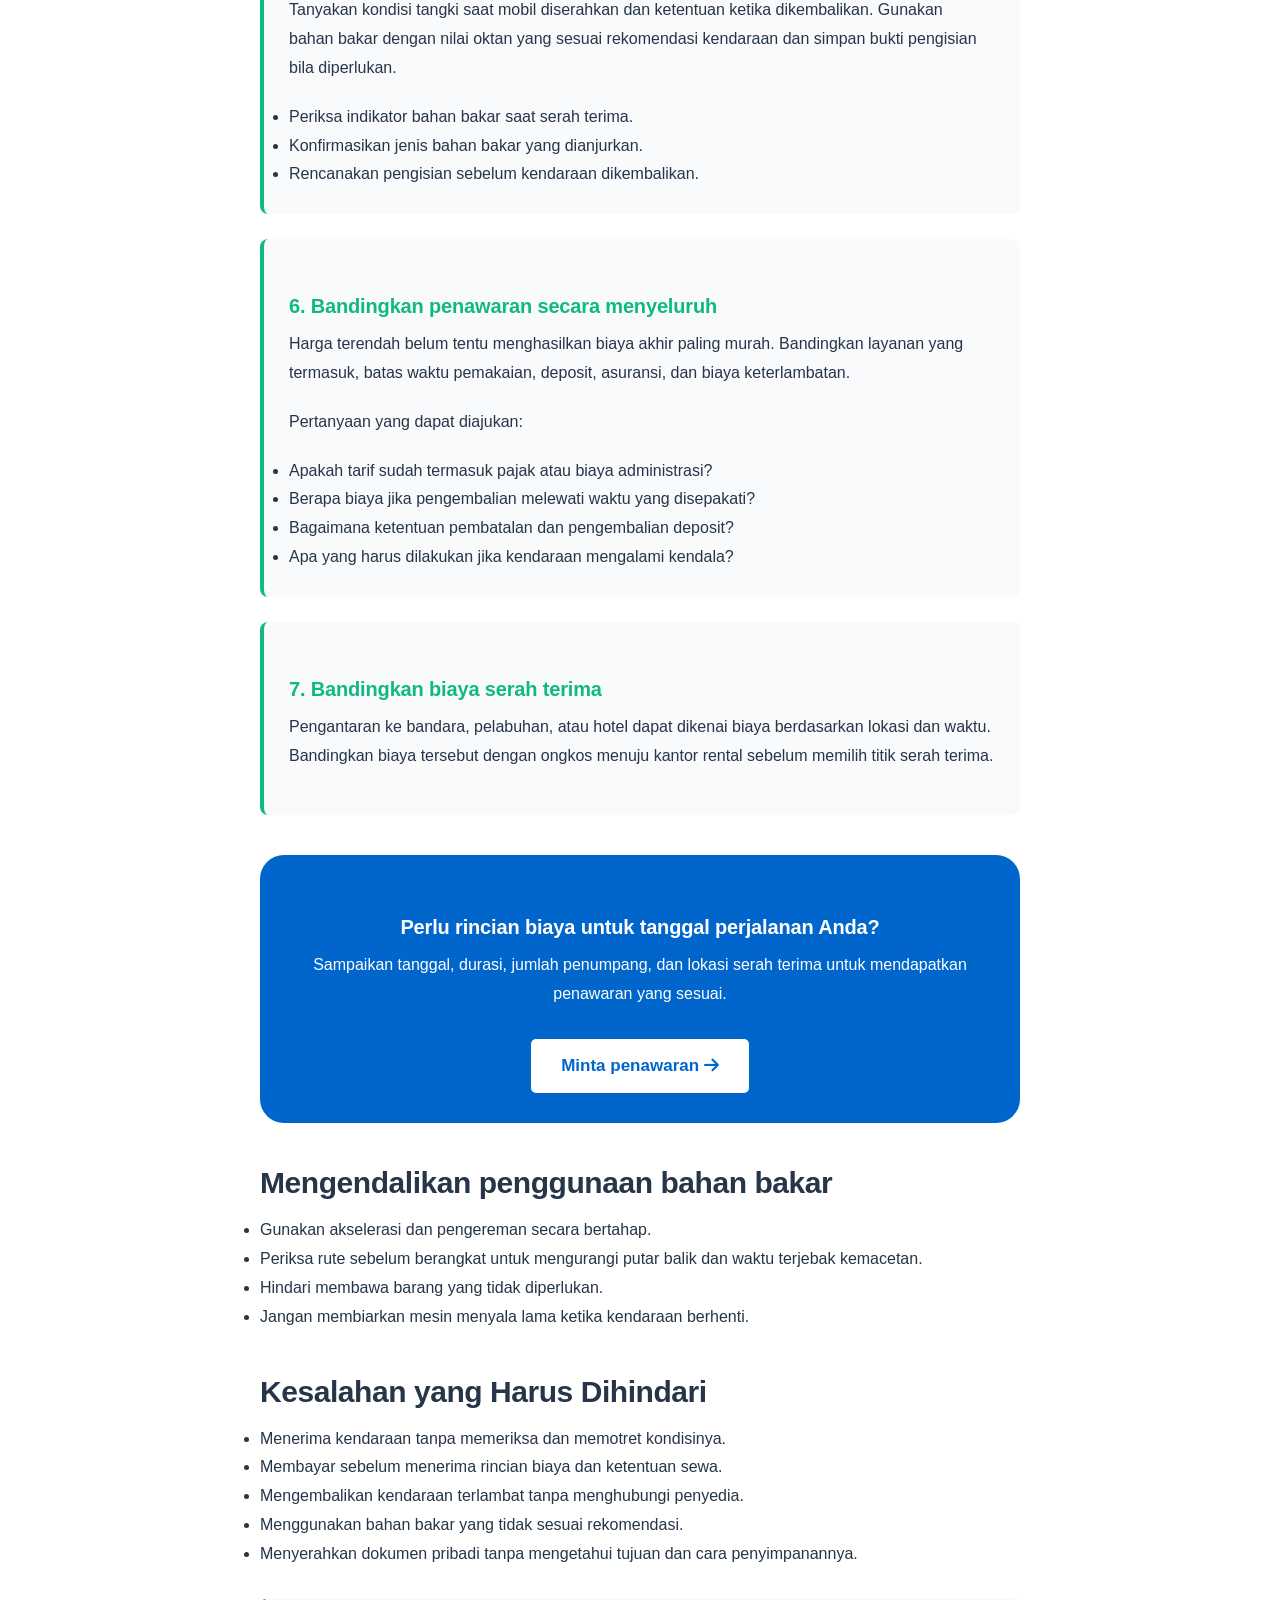
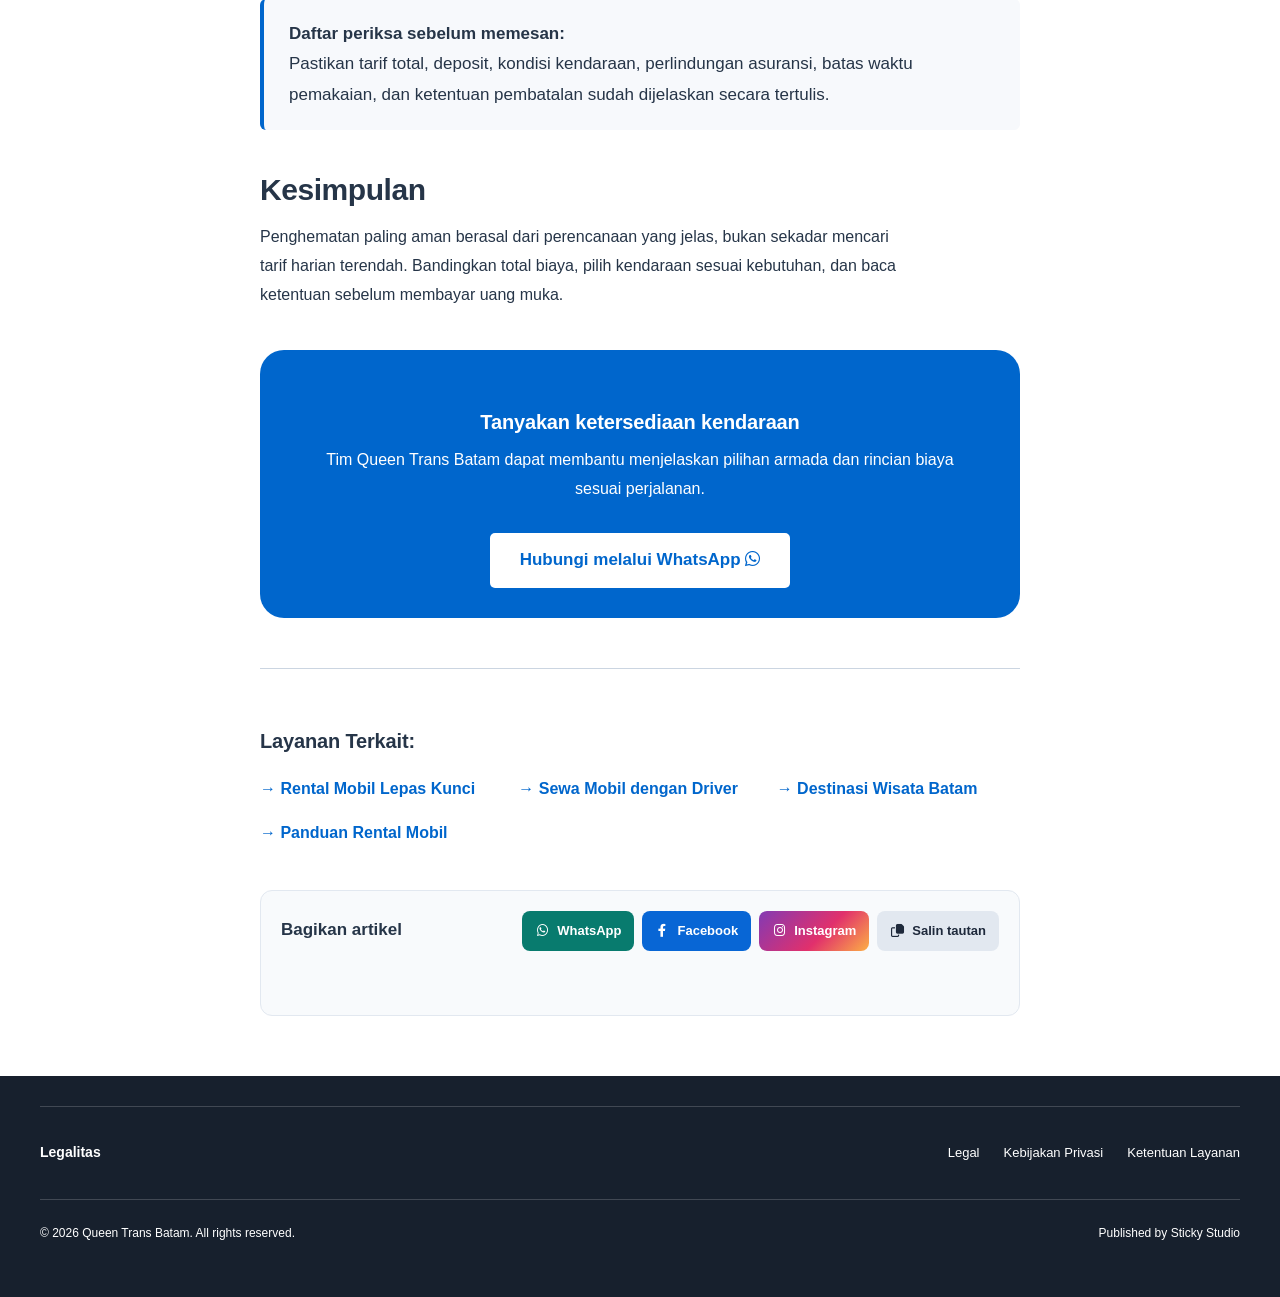
<file: blog/tips-sewa-mobil-lepas-kunci.html>
<!doctype html>
<html lang="id">
  <head>
    <meta charset="UTF-8" />
    <meta name="viewport" content="width=device-width, initial-scale=1.0" />

    <title>7 Tips Sewa Mobil Lepas Kunci di Batam | Queen Trans</title>




    <!-- Author & Publisher -->

    <meta name="publisher" content="Queen Trans Batam" />
    <meta name="copyright" content="Queen Trans Batam 2026" />
    <meta name="language" content="Indonesian" />

    <!-- Robots Meta Tags -->



    <!-- Open Graph -->










    <!-- Twitter Card Meta Tags -->





    <!-- Mobile Web App Meta Tags -->
    <meta name="mobile-web-app-capable" content="yes" />
    <meta name="apple-mobile-web-app-capable" content="yes" />
    <meta
      name="apple-mobile-web-app-status-bar-style"
      content="black-translucent"
    />
    <meta name="apple-mobile-web-app-title" content="Queen Trans Batam" />
    <meta name="application-name" content="Queen Trans Batam" />
    <meta name="theme-color" content="#007FFF" />

    <!-- Favicon -->
    <link
      rel="icon"
      type="image/png"
      href="../image/logo-queen-rental-batam-murah.png"
    />
    <link
      rel="shortcut icon"
      href="../image/logo-queen-rental-batam-murah.png"
    />
    <link
      rel="apple-touch-icon"
      href="../image/logo-queen-rental-batam-murah.png"
    />



    <!-- Schema Breadcrumb -->




    <style>
      :root {
        --primary: #007fff;
        --dark: #1e293b;
        --gray: #64748b;
        --gray-light: #cbd5e1;
        --light: #f8fafc;
        --success: #10b981;
      }

      * {
        margin: 0;
        padding: 0;
        box-sizing: border-box;
      }

      body {
        font-family: "Inter", sans-serif;
        line-height: 1.8;
        color: var(--dark);
      }

      header {
        background: white;
        box-shadow: 0 2px 15px rgba(0, 127, 255, 0.1);
        position: sticky;
        top: 0;
        z-index: 1000;
        padding: 12px 0;
        transition: all 0.3s ease;
      }

      .header-container {
        max-width: 1200px;
        margin: 0 auto;
        padding: 0 20px;
        display: flex;
        justify-content: space-between;
        align-items: center;
      }

      .logo {
        display: flex;
        align-items: center;
        gap: 12px;
        text-decoration: none;
      }

      .logo-icon {
        width: 45px;
        height: 45px;
        background: linear-gradient(135deg, var(--primary) 0%, #3399ff 100%);
        border-radius: 50%;
        display: flex;
        align-items: center;
        justify-content: center;
        color: white;
        font-size: 20px;
        box-shadow: 0 4px 10px rgba(0, 127, 255, 0.2);
      }

      .logo-icon img {
        width: 100%;
        height: 100%;
        object-fit: contain;
        display: block;
        transform: scale(1.14);
      }

      .logo-text .logo-heading {
        font-size: 18px;
        margin-bottom: 0;
        font-weight: 800;
        color: var(--dark);
        font-family: "Manrope", sans-serif;
        line-height: 1;
      }

      .logo-text p {
        font-size: 9px;
        color: var(--gray);
        margin-bottom: 0;
        letter-spacing: 1px;
        font-weight: 600;
      }

      header nav ul {
        display: flex;
        list-style: none;
        gap: 25px;
        margin: 0;
        padding: 0;
      }

      header nav a {
        color: var(--dark);
        text-decoration: none;
        font-weight: 600;
        transition: all 0.3s ease;
        font-size: 14px;
        position: relative;
        padding: 5px 0;
      }

      header nav a::after {
        content: "";
        position: absolute;
        bottom: 0;
        left: 0;
        width: 0;
        height: 2px;
        background: var(--primary);
        transition: width 0.3s ease;
      }

      header nav a:hover::after,
      header nav a.active::after {
        width: 100%;
      }

      header nav a:hover,
      header nav a.active {
        color: var(--primary);
      }

      .mobile-toggle {
        display: none;
        background: var(--light);
        border: none;
        width: 40px;
        height: 40px;
        border-radius: 8px;
        color: var(--primary);
        font-size: 20px;
        cursor: pointer;
        align-items: center;
        justify-content: center;
      }

      /* Back Button for Mobile */
      .back-btn-mobile {
        display: none;
        align-items: center;
        gap: 8px;
        color: var(--primary);
        text-decoration: none;
        font-weight: 600;
        font-size: 14px;
        margin-bottom: 20px;
      }

      article {
        max-width: 800px;
        margin: 40px auto;
        padding: 0 20px;
      }

      .breadcrumb {
        color: var(--gray);
        font-size: 14px;
        margin-bottom: 20px;
      }

      .breadcrumb a {
        color: var(--primary);
        text-decoration: none;
      }

      .category-badge {
        background: var(--success);
        color: white;
        padding: 6px 14px;
        border-radius: 5px;
        font-size: 13px;
        font-weight: 600;
        display: inline-block;
        margin-bottom: 15px;
        text-transform: uppercase;
      }

      h1 {
        font-size: 2.5rem;
        font-weight: 800;
        margin-bottom: 20px;
        font-family: "Manrope", sans-serif;
        line-height: 1.2;
      }

      .article-meta {
        display: flex;
        gap: 20px;
        color: var(--gray);
        font-size: 14px;
        padding-bottom: 25px;
        border-bottom: 2px solid var(--gray-light);
      }

      .featured-image {
        width: 100%;
        height: auto;
        max-height: 500px;
        object-fit: cover;
        border-radius: 10px;
        margin: 30px 0;
      }

      .article-content h2 {
        font-size: 1.8rem;
        font-weight: 700;
        margin-top: 40px;
        margin-bottom: 20px;
        font-family: "Manrope", sans-serif;
      }

      .article-content p {
        margin-bottom: 20px;
        font-size: 1.05rem;
      }

      .tip-card {
        background: var(--light);
        border-left: 4px solid var(--success);
        padding: 25px;
        margin: 25px 0;
        border-radius: 8px;
      }

      .tip-card h3 {
        color: var(--success);
        margin-bottom: 12px;
        font-size: 1.3rem;
      }

      .tip-card .savings {
        background: var(--success);
        color: white;
        padding: 4px 10px;
        border-radius: 5px;
        font-size: 13px;
        font-weight: 700;
        display: inline-block;
        margin-bottom: 10px;
      }

      .highlight-box {
        background: linear-gradient(135deg, #e6f2ff, #b3d9ff);
        border-left: 4px solid var(--primary);
        padding: 20px 25px;
        margin: 30px 0;
        border-radius: 5px;
      }

      .cta-box {
        background: linear-gradient(135deg, var(--primary), #3399ff);
        color: white;
        padding: 30px;
        border-radius: 10px;
        text-align: center;
        margin: 40px 0;
      }

      .cta-box h3 {
        margin: 0 0 15px 0;
        color: white;
      }

      .cta-box a {
        display: inline-block;
        background: white;
        color: var(--primary);
        padding: 12px 30px;
        border-radius: 5px;
        text-decoration: none;
        font-weight: 700;
        margin-top: 10px;
      }

      footer {
        background: var(--dark);
        color: white;
        text-align: center;
        padding: 30px;
        margin-top: 60px;
      }

      @media (max-width: 768px) {
        .header-container {
          padding: 10px 20px;
        }

        .logo-icon {
          width: 35px;
          height: 35px;
          font-size: 16px;
        }

        .logo-text .logo-heading {
          font-size: 14px;
        }

        .logo-text p {
          font-size: 8px;
        }

        .mobile-toggle {
          display: flex;
        }

        header nav {
          position: absolute;
          top: 100%;
          left: 0;
          width: 100%;
          background: white;
          padding: 20px;
          box-shadow: 0 10px 20px rgba(0, 0, 0, 0.1);
          display: none;
          border-top: 1px solid var(--gray-light);
        }

        header nav.active {
          display: block;
        }

        header nav ul {
          flex-direction: column;
          gap: 5px;
        }

        header nav a {
          padding: 12px 15px;
          display: block;
          border-radius: 8px;
        }

        .back-btn-mobile {
          display: inline-flex;
        }

        h1 {
          font-size: 1.8rem;
        }

        .article-meta {
          flex-wrap: wrap;
          gap: 10px;
        }

        .featured-image {
          height: auto;
          max-height: 300px;
          margin: 20px 0;
        }

        .article-content h2 {
          font-size: 1.4rem;
        }

        .article-content p {
          font-size: 1rem;
        }

        footer,
        footer p {
          padding: 30px 20px;
          font-size: 10px !important;
          line-height: 1.4 !important;
          opacity: 0.8 !important;
        }
      }
    </style>
    <link rel="stylesheet" href="../assets/generated/responsive.min.css?v=619e0d9ffc70" />
    <link rel="stylesheet" href="../assets/generated/ui-refinement.min.css?v=25f3fc9a3689" />
    <link rel="stylesheet" href="../assets/generated/blog-enhancements.min.css?v=cbfd2cd06243" />
    <link rel="stylesheet" href="../assets/generated/design-system.min.css?v=84d5bcba7429" />
    <link rel="stylesheet" href="../assets/generated/apple-refinement.min.css?v=3c83c7e3f7c4" />

    <!-- Canonical metadata and source-grounded structured data. -->
    <link rel="canonical" href="https://queentransbatam.com/blog/tips-sewa-mobil-lepas-kunci.html" />
    <meta name="description" content="Periksa tujuh hal sebelum sewa mobil lepas kunci di Batam: jadwal, biaya, deposit, bahan bakar, kondisi kendaraan, dan kesepakatan serah terima." />
    <meta name="robots" content="index, follow, max-image-preview:large, max-snippet:-1, max-video-preview:-1" />
    <meta name="author" content="Queen Trans Batam" />
    <meta property="og:type" content="article" />
    <meta property="og:site_name" content="Queen Trans Batam" />
    <meta property="og:locale" content="id_ID" />
    <meta property="og:title" content="7 Tips Sewa Mobil Lepas Kunci di Batam | Queen Trans" />
    <meta property="og:description" content="Periksa tujuh hal sebelum sewa mobil lepas kunci di Batam: jadwal, biaya, deposit, bahan bakar, kondisi kendaraan, dan kesepakatan serah terima." />
    <meta property="og:url" content="https://queentransbatam.com/blog/tips-sewa-mobil-lepas-kunci.html" />
    <meta property="og:image" content="https://queentransbatam.com/image/blog-checklist-rental-2026.jpg?v=20260930-50kb" />
    <meta property="og:image:width" content="708" />
    <meta property="og:image:height" content="398" />
    <meta property="og:image:alt" content="Queen Trans Batam — layanan rental mobil di Batam" />
    <meta name="twitter:card" content="summary_large_image" />
    <meta name="twitter:title" content="7 Tips Sewa Mobil Lepas Kunci di Batam | Queen Trans" />
    <meta name="twitter:description" content="Periksa tujuh hal sebelum sewa mobil lepas kunci di Batam: jadwal, biaya, deposit, bahan bakar, kondisi kendaraan, dan kesepakatan serah terima." />
    <meta name="twitter:image" content="https://queentransbatam.com/image/blog-checklist-rental-2026.jpg?v=20260930-50kb" />
    <meta name="twitter:image:alt" content="Queen Trans Batam — layanan rental mobil di Batam" />
    <meta property="article:published_time" content="2026-02-04" />
    <meta property="article:modified_time" content="2026-09-30" />
    <script type="application/ld+json">
{
  "@context": "https://schema.org",
  "@graph": [
    {
      "@type": "AutoRental",
      "@id": "https://queentransbatam.com/#business",
      "name": "Queen Trans Batam",
      "legalName": "PT Queen Trans Utama",
      "url": "https://queentransbatam.com/",
      "description": "Layanan rental mobil lepas kunci, kendaraan dengan pengemudi, antar-jemput bandara dan pelabuhan, serta transportasi rombongan di Batam.",
      "logo": "https://queentransbatam.com/image/logo-queen-rental-batam-murah.png",
      "image": "https://queentransbatam.com/image/hero-queen-trans.jpg?v=20260930-50kb",
      "telephone": "+62-877-9191-8354",
      "email": "queentransbatam@gmail.com",
      "address": {
        "@type": "PostalAddress",
        "streetAddress": "Kurnia Djaya Cluster, Jl. Elang III No.11",
        "addressLocality": "Batam",
        "addressRegion": "Kepulauan Riau",
        "postalCode": "29464",
        "addressCountry": "ID"
      },
      "areaServed": {
        "@type": "City",
        "name": "Batam"
      },
      "contactPoint": {
        "@type": "ContactPoint",
        "telephone": "+62-877-9191-8354",
        "contactType": "Informasi dan pemesanan",
        "areaServed": "Batam",
        "hoursAvailable": {
          "@type": "OpeningHoursSpecification",
          "dayOfWeek": [
            "Monday",
            "Tuesday",
            "Wednesday",
            "Thursday",
            "Friday",
            "Saturday",
            "Sunday"
          ],
          "opens": "00:00",
          "closes": "23:59"
        }
      }
    },
    {
      "@type": "WebSite",
      "@id": "https://queentransbatam.com/#website",
      "url": "https://queentransbatam.com/",
      "name": "Queen Trans Batam",
      "inLanguage": "id-ID",
      "publisher": {
        "@id": "https://queentransbatam.com/#business"
      }
    },
    {
      "@type": "BreadcrumbList",
      "@id": "https://queentransbatam.com/blog/tips-sewa-mobil-lepas-kunci.html#breadcrumb",
      "itemListElement": [
        {
          "@type": "ListItem",
          "position": 1,
          "name": "Beranda",
          "item": "https://queentransbatam.com/"
        },
        {
          "@type": "ListItem",
          "position": 2,
          "name": "Blog",
          "item": "https://queentransbatam.com/blog.html"
        },
        {
          "@type": "ListItem",
          "position": 3,
          "name": "Tips Sewa Mobil Lepas Kunci",
          "item": "https://queentransbatam.com/blog/tips-sewa-mobil-lepas-kunci.html"
        }
      ]
    },
    {
      "@type": "BlogPosting",
      "@id": "https://queentransbatam.com/blog/tips-sewa-mobil-lepas-kunci.html#article",
      "url": "https://queentransbatam.com/blog/tips-sewa-mobil-lepas-kunci.html",
      "headline": "7 Hal yang Perlu Diperiksa Sebelum Sewa Mobil Lepas Kunci",
      "description": "Periksa tujuh hal sebelum sewa mobil lepas kunci di Batam: jadwal, biaya, deposit, bahan bakar, kondisi kendaraan, dan kesepakatan serah terima.",
      "inLanguage": "id-ID",
      "image": {
        "@type": "ImageObject",
        "url": "https://queentransbatam.com/image/blog-checklist-rental-2026.jpg?v=20260930-50kb",
        "width": 708,
        "height": 398
      },
      "datePublished": "2026-02-04",
      "dateModified": "2026-09-30",
      "author": {
        "@id": "https://queentransbatam.com/#business",
        "name": "Queen Trans Batam",
        "url": "https://queentransbatam.com/tentang-kami.html"
      },
      "publisher": {
        "@id": "https://queentransbatam.com/#business"
      },
      "mainEntityOfPage": {
        "@id": "https://queentransbatam.com/blog/tips-sewa-mobil-lepas-kunci.html#webpage"
      },
      "about": {
        "@type": "Thing",
        "name": "7 Hal yang Perlu Diperiksa Sebelum Sewa Mobil Lepas Kunci"
      }
    },
    {
      "@type": "WebPage",
      "@id": "https://queentransbatam.com/blog/tips-sewa-mobil-lepas-kunci.html#webpage",
      "url": "https://queentransbatam.com/blog/tips-sewa-mobil-lepas-kunci.html",
      "name": "7 Tips Sewa Mobil Lepas Kunci di Batam | Queen Trans",
      "description": "Periksa tujuh hal sebelum sewa mobil lepas kunci di Batam: jadwal, biaya, deposit, bahan bakar, kondisi kendaraan, dan kesepakatan serah terima.",
      "inLanguage": "id-ID",
      "isPartOf": {
        "@id": "https://queentransbatam.com/#website"
      },
      "about": {
        "@type": "Thing",
        "name": "7 Hal yang Perlu Diperiksa Sebelum Sewa Mobil Lepas Kunci"
      },
      "primaryImageOfPage": {
        "@type": "ImageObject",
        "url": "https://queentransbatam.com/image/blog-checklist-rental-2026.jpg?v=20260930-50kb",
        "width": 708,
        "height": 398
      },
      "breadcrumb": {
        "@id": "https://queentransbatam.com/blog/tips-sewa-mobil-lepas-kunci.html#breadcrumb"
      },
      "mainEntity": {
        "@id": "https://queentransbatam.com/blog/tips-sewa-mobil-lepas-kunci.html#article"
      }
    }
  ]
}
    </script>
    <link rel="stylesheet" href="../assets/generated/seo-content.min.css?v=5b78ef763846" />
    <link rel="stylesheet" href="../assets/icons/icons.css?v=20261028-1" />
  </head>

  <body>
    <header>
      <div class="header-container">
        <a href="../index.html" class="logo">
          <div class="logo-icon">
            <img width="500" height="500"
              loading="eager"
              src="../image/logo-queen-120.webp"
              alt="Queen Trans Batam Logo"
            />
          </div>
          <div class="logo-text">
            <span class="logo-heading">QUEEN TRANS BATAM</span>
            <p>TRAVEL AND TRANSPORT</p>
          </div>
        </a>
        <button
          class="mobile-toggle"
          type="button"
          aria-label="Buka menu navigasi"
          aria-expanded="false"
        >
          <i class="fas fa-bars"></i>
        </button>
        <nav>
          <ul>
            <li><a href="../index.html">Home</a></li>
            <li><a href="../tentang-kami.html">Tentang Kami</a></li>
            <li><a href="../index.html#cars">Armada</a></li>
            <li><a href="../testimoni.html">Testimoni</a></li>
            <li><a href="../blog.html" class="active">Blog</a></li>
            <li><a href="../faq.html">FAQ</a></li>
          </ul>
        </nav>
      </div>
    </header>

    <div id="main-content" role="main">
    <article>
      <a href="../blog.html" class="back-btn-mobile"
        ><i class="fas fa-arrow-left"></i> Kembali ke Blog</a
      >
      <div class="article-header">
        <nav class="site-breadcrumb" aria-label="Jejak halaman"><ol><li><a href="../index.html">Beranda</a></li><li><a href="../blog.html">Blog</a></li><li><span aria-current="page">Tips Sewa Mobil Lepas Kunci</span></li></ol></nav>
        <span class="category-badge">Tips & Trik</span>
        <h1>7 Hal yang Perlu Diperiksa Sebelum Sewa Mobil Lepas Kunci</h1>
        <div class="article-meta">
          <span><i class="far fa-calendar"></i> 4 Februari 2026</span>
          <span><i class="fas fa-rotate"></i> Diperbarui 30 September 2026</span>
          <span><i class="far fa-clock"></i> 6 menit</span>
          <span><i class="far fa-user"></i> Queen Trans Batam</span>
        </div>
      </div>

      <img
        loading="eager" fetchpriority="high"
        src="../image/blog-checklist-rental-2026.webp?v=20260930-50kb"
        alt="Pemeriksaan kendaraan sebelum memulai perjalanan di Batam"
        class="featured-image"
        width="800"
        height="450"
      />

      <div class="article-content">
<nav class="article-toc" aria-label="Daftar isi artikel"><h2>Daftar Isi</h2><ol><li><a href="#ringkasan-artikel">Ringkasan panduan</a></li><li><a href="#7-tips-hemat-rental-mobil-lepas-kunci">7 Tips Hemat Rental Mobil Lepas Kunci</a></li><li><a href="#mengendalikan-penggunaan-bahan-bakar">Mengendalikan penggunaan bahan bakar</a></li><li><a href="#kesalahan-yang-harus-dihindari">Kesalahan yang Harus Dihindari</a></li><li><a href="#kesimpulan">Kesimpulan</a></li></ol></nav>
<section class="article-summary" aria-labelledby="ringkasan-artikel"><h2 id="ringkasan-artikel">Ringkasan panduan</h2><ul><li>Bandingkan total biaya selama masa sewa, termasuk deposit, pengantaran, dan ketentuan bahan bakar.</li><li>Pastikan durasi pemakaian dan biaya perpanjangan tertulis pada konfirmasi pemesanan.</li><li>Periksa dan dokumentasikan kondisi kendaraan saat menerima maupun mengembalikannya.</li></ul><p class="article-source">Oleh <a href="../tentang-kami.html">Queen Trans Batam — PT Queen Trans Utama</a>. Diperbarui <time datetime="2026-09-30">30 September 2026</time>.</p></section>
        <p>
          Biaya sewa mobil lepas kunci tidak hanya ditentukan oleh tarif harian.
          Waktu pemesanan, durasi sewa, jenis kendaraan, lokasi serah terima,
          dan ketentuan bahan bakar juga memengaruhi total biaya.
        </p>

        <p>
          Berikut tujuh hal yang sebaiknya diperiksa sebelum memesan mobil di
          Batam agar biaya tetap terkendali dan tidak muncul pengeluaran yang
          tidak direncanakan.
        </p>

        <h2 id="7-tips-hemat-rental-mobil-lepas-kunci">7 Tips Hemat Rental Mobil Lepas Kunci</h2>

        <div class="tip-card">
          <h3>1. Pesan lebih awal</h3>
          <p>
            Pemesanan beberapa hari sebelum keberangkatan memberi lebih banyak
            pilihan kendaraan, terutama pada akhir pekan dan musim liburan. Anda
            juga memiliki waktu untuk membandingkan rincian penawaran.
          </p>
          <ul>
            <li>Pastikan tipe dan tahun kendaraan yang tersedia.</li>
            <li>Tanyakan tarif untuk seluruh durasi sewa.</li>
            <li>Minta rincian deposit dan biaya pengantaran.</li>
            <li>Simpan konfirmasi pemesanan secara tertulis.</li>
          </ul>
        </div>

        <div class="tip-card">
          <h3>2. Pertimbangkan hari perjalanan</h3>
          <p>
            Permintaan kendaraan biasanya meningkat pada akhir pekan, hari
            libur, dan periode perjalanan ramai. Jika jadwal fleksibel,
            bandingkan ketersediaan dan tarif pada hari kerja.
          </p>
        </div>

        <div class="tip-card">
          <h3>3. Minta tarif berdasarkan total durasi</h3>
          <p>
            Tarif harian untuk sewa beberapa hari dapat berbeda dari tarif satu
            hari. Sampaikan tanggal dan jam pengambilan serta pengembalian sejak
            awal, lalu minta total biaya, bukan hanya harga per hari.
          </p>
        </div>

        <div class="highlight-box">
          <strong>Catatan:</strong> Perpanjangan mendadak bergantung pada
          ketersediaan kendaraan. Jika jadwal sudah pasti, pesan sesuai durasi
          perjalanan agar kendaraan tidak terlanjur dialokasikan kepada penyewa
          lain.
        </div>

        <div class="tip-card">
          <h3>4. Pilih kendaraan sesuai kebutuhan</h3>
          <p>
            Kendaraan yang lebih besar biasanya memiliki tarif dan konsumsi
            bahan bakar lebih tinggi. Sesuaikan pilihan dengan jumlah penumpang,
            barang bawaan, rute, dan kenyamanan yang dibutuhkan.
          </p>
          <ul>
            <li>
              City car cocok untuk satu hingga empat penumpang dengan barang
              bawaan ringan.
            </li>
            <li>
              MPV lebih nyaman untuk keluarga atau perjalanan dengan beberapa
              koper.
            </li>
            <li>
              SUV dapat dipertimbangkan untuk kapasitas dan kebutuhan perjalanan
              tertentu.
            </li>
          </ul>
        </div>

        <div class="tip-card">
          <h3>5. Pahami ketentuan bahan bakar</h3>
          <p>
            Tanyakan kondisi tangki saat mobil diserahkan dan ketentuan ketika
            dikembalikan. Gunakan bahan bakar dengan nilai oktan yang sesuai
            rekomendasi kendaraan dan simpan bukti pengisian bila diperlukan.
          </p>
          <ul>
            <li>Periksa indikator bahan bakar saat serah terima.</li>
            <li>Konfirmasikan jenis bahan bakar yang dianjurkan.</li>
            <li>Rencanakan pengisian sebelum kendaraan dikembalikan.</li>
          </ul>
        </div>

        <div class="tip-card">
          <h3>6. Bandingkan penawaran secara menyeluruh</h3>
          <p>
            Harga terendah belum tentu menghasilkan biaya akhir paling murah.
            Bandingkan layanan yang termasuk, batas waktu pemakaian, deposit,
            asuransi, dan biaya keterlambatan.
          </p>
          <p>Pertanyaan yang dapat diajukan:</p>
          <ul>
            <li>Apakah tarif sudah termasuk pajak atau biaya administrasi?</li>
            <li>
              Berapa biaya jika pengembalian melewati waktu yang disepakati?
            </li>
            <li>Bagaimana ketentuan pembatalan dan pengembalian deposit?</li>
            <li>Apa yang harus dilakukan jika kendaraan mengalami kendala?</li>
          </ul>
        </div>

        <div class="tip-card">
          <h3>7. Bandingkan biaya serah terima</h3>
          <p>
            Pengantaran ke bandara, pelabuhan, atau hotel dapat dikenai biaya
            berdasarkan lokasi dan waktu. Bandingkan biaya tersebut dengan
            ongkos menuju kantor rental sebelum memilih titik serah terima.
          </p>
        </div>

        <div class="cta-box">
          <h3>Perlu rincian biaya untuk tanggal perjalanan Anda?</h3>
          <p>
            Sampaikan tanggal, durasi, jumlah penumpang, dan lokasi serah terima
            untuk mendapatkan penawaran yang sesuai.
          </p>
          <a href="../index.html#booking"
            >Minta penawaran <i class="fas fa-arrow-right"></i
          ></a>
        </div>

        <h2 id="mengendalikan-penggunaan-bahan-bakar">Mengendalikan penggunaan bahan bakar</h2>
        <ul>
          <li>Gunakan akselerasi dan pengereman secara bertahap.</li>
          <li>
            Periksa rute sebelum berangkat untuk mengurangi putar balik dan
            waktu terjebak kemacetan.
          </li>
          <li>Hindari membawa barang yang tidak diperlukan.</li>
          <li>
            Jangan membiarkan mesin menyala lama ketika kendaraan berhenti.
          </li>
        </ul>

        <h2 id="kesalahan-yang-harus-dihindari">Kesalahan yang Harus Dihindari</h2>
        <ul>
          <li>Menerima kendaraan tanpa memeriksa dan memotret kondisinya.</li>
          <li>Membayar sebelum menerima rincian biaya dan ketentuan sewa.</li>
          <li>Mengembalikan kendaraan terlambat tanpa menghubungi penyedia.</li>
          <li>Menggunakan bahan bakar yang tidak sesuai rekomendasi.</li>
          <li>
            Menyerahkan dokumen pribadi tanpa mengetahui tujuan dan cara
            penyimpanannya.
          </li>
        </ul>

        <div class="highlight-box">
          <strong>Daftar periksa sebelum memesan:</strong><br />
          Pastikan tarif total, deposit, kondisi kendaraan, perlindungan
          asuransi, batas waktu pemakaian, dan ketentuan pembatalan sudah
          dijelaskan secara tertulis.
        </div>

        <h2 id="kesimpulan">Kesimpulan</h2>
        <p>
          Penghematan paling aman berasal dari perencanaan yang jelas, bukan
          sekadar mencari tarif harian terendah. Bandingkan total biaya, pilih
          kendaraan sesuai kebutuhan, dan baca ketentuan sebelum membayar uang
          muka.
        </p>

        <div class="cta-box">
          <h3>Tanyakan ketersediaan kendaraan</h3>
          <p>
            Tim Queen Trans Batam dapat membantu menjelaskan pilihan armada dan
            rincian biaya sesuai perjalanan.
          </p>
          <a href="https://wa.me/6287791918354"
            >Hubungi melalui WhatsApp <i class="fab fa-whatsapp"></i
          ></a>
        </div>

        <div
          style="
            margin-top: 50px;
            padding-top: 30px;
            border-top: 1px solid var(--gray-light);
          "
        >
          <h3 style="margin-bottom: 20px">Layanan Terkait:</h3>
          <ul
            style="
              list-style: none;
              margin-left: 0;
              display: grid;
              grid-template-columns: repeat(auto-fit, minmax(200px, 1fr));
              gap: 15px;
            "
          >
            <li>
              <a
                href="../index.html#cars"
                style="
                  color: var(--primary);
                  text-decoration: none;
                  font-weight: 600;
                "
                >→ Rental Mobil Lepas Kunci</a
              >
            </li>
            <li>
              <a
                href="../index.html#services"
                style="
                  color: var(--primary);
                  text-decoration: none;
                  font-weight: 600;
                "
                >→ Sewa Mobil dengan Driver</a
              >
            </li>
            <li>
              <a
                href="../blog/tempat-wisata-batam.html"
                style="
                  color: var(--primary);
                  text-decoration: none;
                  font-weight: 600;
                "
                >→ Destinasi Wisata Batam</a
              >
            </li>
            <li>
              <a
                href="../blog/panduan-rental-mobil-batam.html"
                style="
                  color: var(--primary);
                  text-decoration: none;
                  font-weight: 600;
                "
                >→ Panduan Rental Mobil</a
              >
            </li>
          </ul>
        </div>
      </div>
    </article>
    </div>

    <footer>

    <div class="container"><nav class="legal-navigation" aria-label="Legalitas"><h2>Legalitas</h2><ul>
<li><a href="../tentang-kami.html#legalitas">Legal</a></li>
<li><a href="../kebijakan-privasi.html">Kebijakan Privasi</a></li>
<li><a href="../ketentuan-layanan.html">Ketentuan Layanan</a></li>
</ul></nav></div>
<div class="container"><div class="footer-copyright">
<p>&copy; 2026 Queen Trans Batam. All rights reserved.</p>
<p class="footer-credit">Published by Sticky Studio</p>
</div></div>
</footer>
    <script defer data-language-src="../assets/generated/lang.min.js?v=f89869118d1f" src="../assets/generated/language-switcher.min.js?v=96b76ef8d918"></script>
    <script defer src="../assets/generated/smooth-scroll.min.js?v=22284ad80c1b"></script>
    <script defer src="../assets/generated/blog-enhancements.min.js?v=1630c6834515"></script>
  </body>
</html>
</file>
<file: assets/generated/responsive.min.css>
html{width:100%;overflow-x:clip;scroll-behavior:smooth;scroll-padding-top:110px}[id]{scroll-margin-top:110px}body{width:100%;min-width:0;overflow-x:clip}*,*:before,*:after{min-width:0}img,picture,video,canvas,svg,iframe{max-width:100%}img,video{height:auto}p,h1,h2,h3,h4,h5,h6,a,span,li{overflow-wrap:break-word}input,select,textarea,button{max-width:100%}.logo,.nav-logo,.logo-text,.nav-logo-text{min-width:0}.mobile-toggle{position:relative;padding:0!important}.mobile-toggle>i{display:none!important}.mobile-toggle:before{content:"";display:block;width:18px;height:2px;margin:auto;color:#007fff;background:currentColor;border-radius:999px;box-shadow:0 -6px 0 currentColor,0 6px 0 currentColor}.mobile-toggle:hover:before,.mobile-toggle:focus-visible:before{color:currentColor}.modal-overlay{padding:20px}.modal-container{width:min(100%,800px);max-height:calc(100dvh - 40px);overflow-y:auto;overscroll-behavior:contain}.article-content pre,.article-content code{white-space:pre-wrap;overflow-wrap:anywhere}.article-content table{display:block;width:100%;overflow-x:auto;-webkit-overflow-scrolling:touch}@media(max-width:1024px){#header .header-inner{position:relative;gap:16px}#header .nav-links{position:absolute;top:100%;left:0;right:0;z-index:1050;display:none;flex-direction:column;align-items:stretch;gap:4px;padding:18px;background:#fff;border-top:1px solid #e2e8f0;box-shadow:0 14px 35px #0f172a24}#header .nav-links.active{display:flex}#header .nav-links .nav-link{display:block;width:100%;padding:12px 14px;text-align:left}#header .mobile-toggle{display:inline-flex;align-items:center;justify-content:center}#header .nav-phone{display:none}.header-container{position:relative}.header-container>.mobile-toggle{display:flex;order:3}.header-container>.mobile-toggle+nav{position:absolute;top:100%;left:0;right:0;z-index:1050;display:none;width:100%;padding:18px 20px;background:#fff;border-top:1px solid #e2e8f0;box-shadow:0 14px 35px #0f172a24}.header-container>.mobile-toggle+nav.active{display:block}.header-container>.mobile-toggle+nav ul{display:flex;flex-direction:column;align-items:stretch;gap:4px}.header-container>.mobile-toggle+nav a{display:block;padding:11px 14px}.header-container>.language-switcher{margin-left:auto;order:2}.header-container>.mobile-toggle{margin-left:0}}@media(max-width:1024px){.header-container>nav{margin:0}.header-container>nav .nav-menu{position:absolute;top:100%;left:0;right:0;z-index:1050;display:flex;flex-direction:column;align-items:stretch;gap:4px;padding:20px;background:#fff;border-radius:0 0 16px 16px;box-shadow:0 14px 35px #0f172a24;transform:translateY(-12px);opacity:0;visibility:hidden;pointer-events:none}.header-container>nav .nav-menu.active{transform:translateY(0);opacity:1;visibility:visible;pointer-events:auto}.header-container>nav .nav-menu a{display:block;width:100%;padding:11px 14px}.header-container .header-cta .mobile-toggle{display:flex;align-items:center;justify-content:center}.header-container>.header-cta{order:3}.header-container>.language-switcher{margin-left:auto}}@media(max-width:768px){html{scroll-padding-top:76px}[id]{scroll-margin-top:76px}header{padding-top:0!important;padding-bottom:0!important}#header{top:10px;width:calc(100% - 20px);border-radius:15px}#header.scrolled{top:6px}#header .header-inner{height:58px;padding:0 14px;gap:8px}.container,.blog-container,.article-container{width:100%;padding-left:18px;padding-right:18px}.header-container{width:100%;min-height:56px;padding:7px 14px!important}.header-inner,.header-container{flex-wrap:nowrap;gap:10px}.nav-logo,.logo{gap:8px}.nav-logo-icon,.logo-icon{width:36px;height:36px;flex:0 0 auto}.mobile-toggle,.header-container .header-cta .mobile-toggle{width:36px;height:36px;font-size:18px;border-radius:9px}#header .nav-links,.header-container>.mobile-toggle+nav,.header-container>nav .nav-menu{max-height:calc(100dvh - 64px);padding:8px 10px;gap:1px;overflow-y:auto;overscroll-behavior:contain}#header .nav-links .nav-link,.header-container>.mobile-toggle+nav a,.header-container>nav .nav-menu a{padding:9px 11px;font-size:13px;line-height:1.25}.section-title,.blog-hero h1,.article-header h1,.article-content>h1{font-size:clamp(1.65rem,8vw,2.2rem);line-height:1.18}.section-subtitle,.blog-hero p{font-size:.95rem;line-height:1.65}.blog-hero{padding-left:18px;padding-right:18px}.blog-grid,.cars-grid,.services-grid,.testi-grid,.documentation-grid,.footer-grid,.booking-wrap,.form-row{grid-template-columns:minmax(0,1fr)}.blog-card,.car-card,.service-card,.testi-card,.real-experience-card{width:100%}.article-content,.blog-content,.testi-card,.service-card{padding-left:20px;padding-right:20px}.article-content ul,.article-content ol{padding-left:22px}.article-content [style*=grid-template-columns]{grid-template-columns:minmax(0,1fr)!important}.booking-cta-content,.booking-cta-buttons,.hero-btns{width:100%}.booking-cta-buttons .btn,.hero-btns .btn{width:100%;justify-content:center}.faq-layout{grid-template-columns:minmax(0,1fr)}.faq-question{align-items:flex-start}.map-frame{height:min(360px,70vw);min-height:260px}.footer-bottom{gap:10px}footer p{margin-top:0;margin-bottom:0;padding:0!important;font-size:12px!important;line-height:1.55!important}.modal-overlay{align-items:flex-start;padding:12px;overflow-y:auto}.modal-container,.doc-modal-content{width:100%!important;max-width:100%!important;max-height:calc(100dvh - 24px);margin:auto 0}.modal-container [style*="grid-template-columns: 1fr 1fr"]{grid-template-columns:minmax(0,1fr)!important}.modal-container [style*="height: 350px"]{height:min(250px,55vw)!important}}@media(prefers-reduced-motion:reduce){html{scroll-behavior:auto}}@media(max-width:600px){#header .nav-cta{gap:7px;margin-left:auto}#header #navBookBtn{display:none}.nav-logo-name,.logo-text h1{font-size:13px;white-space:nowrap}.nav-logo-tagline,.logo-text p{font-size:8px;letter-spacing:1px;white-space:nowrap}.experience-grid{grid-template-columns:minmax(0,1fr)!important;grid-template-rows:repeat(5,190px)!important}.experience-grid .exp-card{grid-column:1!important;grid-row:auto!important}.faq-contact{align-items:flex-start}.booking-form-card,.booking-form{padding:24px 18px}.car-actions,.blog-meta,.article-meta{flex-wrap:wrap}}@media(max-width:390px){.container,.header-container,.blog-container,.article-container{padding-left:14px;padding-right:14px}.nav-logo-icon,.logo-icon{width:32px;height:32px}.nav-logo-name,.logo-text h1{font-size:12px}.nav-logo-tagline,.logo-text p{display:none}.stats-grid,.hero-stats,.car-features{grid-template-columns:minmax(0,1fr)}.btn,.cta-box a{width:100%;justify-content:center;text-align:center}}
</file>
<file: assets/generated/ui-refinement.min.css>
:root{--text-xs: .75rem;--text-sm: .875rem;--text-base: 1rem;--text-md: 1.125rem;--text-lg: 1.25rem;--text-xl: 1.5rem;--text-2xl: 2rem;--text-3xl: 2.75rem;--text-4xl: 4rem;--space-1: .25rem;--space-2: .5rem;--space-3: .75rem;--space-4: 1rem;--space-6: 1.5rem;--space-8: 2rem;--space-12: 3rem;--space-16: 4rem;--space-22: 5.5rem;--radius: 8px;--radius-lg: 10px;--radius-xl: 14px;--shadow-sm: 0 1px 2px rgba(15, 23, 42, .05);--shadow: 0 4px 14px rgba(15, 23, 42, .06);--shadow-md: 0 8px 24px rgba(15, 23, 42, .07);--shadow-lg: 0 16px 36px rgba(15, 23, 42, .09);--shadow-blue: none;--transition: all .2s ease;--navy: #007fff;--navy-mid: #007fff}body{color:#1e293b;background:#fff;font-size:var(--text-base);line-height:1.65;-webkit-font-smoothing:antialiased;text-rendering:optimizeLegibility}h1,h2,h3,h4{letter-spacing:-.025em;line-height:1.2}h1{font-size:clamp(2.5rem,5vw,var(--text-4xl))}h2{font-size:clamp(1.85rem,3.2vw,var(--text-3xl))}h3{font-size:clamp(1.125rem,1.8vw,var(--text-lg))}h4{font-size:var(--text-base)}p,li{line-height:1.7}small,.text-small{font-size:var(--text-xs);line-height:1.5}.section-title{font-weight:800;letter-spacing:-.035em}.section-label{padding:0;color:#007fff;background:transparent;border-radius:0;letter-spacing:.13em}.section-label:before{display:none}.btn{border-radius:8px;box-shadow:none;font-size:var(--text-sm);font-weight:700;line-height:1.2}.btn:hover{box-shadow:none;transform:none}.btn:after{display:none}.btn-primary:hover{background:#06c;transform:none;box-shadow:none}.badge,.filter-btn{border-radius:6px}#header{top:0;width:100%;max-width:none;background:#fffffffa;border:0;border-bottom:1px solid #e2e8f0;border-radius:0;box-shadow:0 1px 8px #0f172a0d;backdrop-filter:none;-webkit-backdrop-filter:none}#header.scrolled{top:0;background:#fffffffc;box-shadow:0 2px 14px #0f172a14}#header .header-inner{width:min(100%,1380px);height:72px;margin:0 auto}.nav-logo-icon,.footer-logo-icon,.logo-icon{border-radius:9px;box-shadow:none}.hero{min-height:720px}.hero:after{content:"";position:absolute;right:0;bottom:0;left:0;height:1px;background:#ffffff29}.hero-bg{animation:hero-background-settle 1.6s cubic-bezier(.22,1,.36,1) both}.hero-overlay{background:linear-gradient(90deg,#081426e6,#081426ad 48%,#0814261f)}.hero-content-wrap{padding-top:144px}.hero-content-wrap .container{position:relative}.hero-label{padding:0 0 0 12px;color:#ffffffc7;background:transparent;border:0;border-left:2px solid #007fff;border-radius:0;backdrop-filter:none;letter-spacing:.14em;animation:hero-content-enter .55s .05s ease-out both}.hero-label:before{display:none}.hero-headline{max-width:700px;font-weight:800;letter-spacing:-.045em;text-shadow:none;animation:hero-content-enter .65s .12s ease-out both}.hero-headline span{color:#8fc5ff}.hero-sub{color:#ffffffbd;animation:hero-content-enter .65s .2s ease-out both}.hero-btns{animation:hero-content-enter .65s .28s ease-out both}.hero .btn-white{color:#fff;background:#007fff}.hero .btn-white:hover{color:#fff;background:#06c}.hero .btn-outline-white{background:#ffffff0a;border-color:#ffffff80}.hero .btn-outline-white:hover{background:#ffffff1a;border-color:#ffffffd1}.hero .btn:hover{transform:translateY(-2px)}.hero-btns .btn-lg{border-radius:8px}.hero-trust{max-width:690px;gap:24px;margin-top:44px;padding-top:28px;animation:hero-content-enter .65s .36s ease-out both}.hero-trust-num{font-size:1.35rem}.hero-scroll-cue{position:absolute;right:clamp(24px,5vw,72px);bottom:32px;z-index:3;display:inline-flex;align-items:center;gap:10px;color:#ffffffad;font-size:var(--text-xs);font-weight:700;letter-spacing:.13em;text-decoration:none;text-transform:uppercase;transition:color .2s ease;animation:hero-content-enter .65s .45s ease-out both}.hero-scroll-cue i{display:grid;place-items:center;width:32px;height:32px;color:#fff;border:1px solid rgba(255,255,255,.35);border-radius:50%;transition:transform .2s ease,border-color .2s ease}.hero-scroll-cue:hover{color:#fff}.hero-scroll-cue:hover i{border-color:#ffffffbf;transform:translateY(3px)}@keyframes hero-content-enter{0%{opacity:0;transform:translateY(16px)}to{opacity:1;transform:translateY(0)}}@keyframes hero-background-settle{0%{transform:scale(1.035)}to{transform:scale(1)}}.stats-section{padding:52px 0}.why-section,.fleet-section,.services-section,.experience-section,.testimonials-section,.faq-section,.booking-form-section{padding-top:88px;padding-bottom:88px}.why-section,.experience-section,.booking-form-section{background:#f7f9fc}.faq-section{background:#fff}.why-card,.car-card,.service-card,.testi-card,.faq-item,.booking-form-card,.blog-card,.real-experience-card{border-radius:10px;box-shadow:none}.why-card,.car-card,.testi-card,.faq-item,.booking-form-card,.blog-card,.real-experience-card{border-color:#e2e8f0}.why-card:before,.service-card:after{display:none}.why-card:hover,.car-card:hover,.service-card:hover,.testi-card:hover,.blog-card:hover,.real-experience-card:hover{transform:none;box-shadow:0 6px 18px #0f172a12;border-color:#b8d8ff}.why-icon,.service-icon-wrap{width:50px;height:50px;border-radius:8px;font-size:21px}.why-card:hover .why-icon,.service-card:hover .service-icon-wrap{color:#007fff;background:#eaf4ff}.filter-btn{padding:9px 17px;box-shadow:none}.filter-btn.active,.filter-btn:hover{box-shadow:none}.car-card:hover .car-image img,.exp-card:hover .exp-card-bg{transform:none}.fleet-more{display:flex;align-items:center;justify-content:center;flex-direction:column;gap:12px;margin-top:32px;text-align:center}.fleet-more[hidden]{display:none}.fleet-more p{margin:0;color:#64748b;font-size:var(--text-sm)}.fleet-toggle{min-width:220px;justify-content:center}.fleet-toggle i{transition:transform .2s ease}.fleet-toggle[aria-expanded=true] i{transform:rotate(180deg)}.car-pricing{background:#f7f9fc;border-radius:7px}.services-section{position:relative;overflow:hidden;background:radial-gradient(circle at 12% 18%,rgba(255,255,255,.18),transparent 28%),radial-gradient(circle at 88% 82%,rgba(0,73,155,.28),transparent 34%),linear-gradient(135deg,#168bff,#007fff 48%,#0069d9)}.services-section .section-label,.booking-cta-text .section-label{color:#fff;background:transparent}.service-card{background:linear-gradient(145deg,#fff3,#ffffff13);border:1px solid rgba(255,255,255,.3);box-shadow:0 14px 32px #00388029,inset 0 1px #ffffff47;-webkit-backdrop-filter:blur(18px) saturate(135%);backdrop-filter:blur(18px) saturate(135%)}.service-card:hover{background:linear-gradient(145deg,#ffffff42,#ffffff1c);border-color:#ffffff85;box-shadow:0 18px 38px #00307033,inset 0 1px #ffffff61}.service-icon-wrap{color:#fff;background:linear-gradient(145deg,#ffffff4d,#ffffff1f);border:1px solid rgba(255,255,255,.32);box-shadow:0 8px 20px #00327326,inset 0 1px #ffffff57;-webkit-backdrop-filter:blur(10px);backdrop-filter:blur(10px)}.exp-card{border-radius:8px}.exp-card-tag{padding:4px 8px;border-radius:4px;backdrop-filter:none}.faq-layout{gap:56px}.faq-item[open]{border-color:#9ccaff;box-shadow:none}.faq-question:after{background:transparent;border:1px solid #c7defa}.faq-contact{border-radius:8px;box-shadow:none}.booking-cta-section{padding:76px 0;background:#007fff;border-top:4px solid rgba(255,255,255,.28)}.booking-cta-section:before{display:none}.booking-form-card{border-radius:10px;box-shadow:none}.form-control{border-radius:7px;font-size:var(--text-base);line-height:1.35}.form-row.form-row-single{grid-template-columns:minmax(0,1fr)}.service-choice-fieldset{min-width:0;margin:0 0 24px;padding:0;border:0}.service-choice-fieldset .form-label{margin-bottom:8px}.service-choice-grid{display:grid;grid-template-columns:repeat(2,minmax(0,1fr));gap:12px}.service-choice{position:relative;display:block;min-width:0;cursor:pointer}.service-choice>input{position:absolute;width:1px;height:1px;overflow:hidden;opacity:0;pointer-events:none}.service-choice-content{display:grid;grid-template-columns:46px minmax(0,1fr) 22px;align-items:center;gap:13px;min-height:82px;padding:14px 15px;color:#334155;background:#fff;border:1.5px solid #d9e2ec;border-radius:8px;transition:border-color .18s ease,background-color .18s ease,box-shadow .18s ease}.service-choice-icon{display:grid;place-items:center;width:46px;height:46px;color:#007fff;background:#eaf4ff;border-radius:10px;font-size:21px;line-height:1}.service-choice-icon i{display:block;line-height:1}.service-choice-copy{min-width:0}.service-choice-copy strong,.service-choice-copy small{display:block}.service-choice-copy strong{margin-bottom:4px;color:#172033;font-size:14px;font-weight:750;line-height:1.25}.service-choice-copy small{color:#64748b;font-size:11.5px;line-height:1.4}.service-choice-check{display:grid;place-items:center;width:22px;height:22px;color:transparent;border:1.5px solid #b9c5d2;border-radius:50%;font-size:12px}.service-choice:hover .service-choice-content{border-color:#9ccaff}.service-choice>input:focus-visible+.service-choice-content{border-color:#007fff;box-shadow:0 0 0 3px #007fff24}.service-choice>input:checked+.service-choice-content{background:#f5faff;border-color:#007fff}.service-choice>input:checked+.service-choice-content .service-choice-icon{color:#fff;background:#007fff}.service-choice>input:checked+.service-choice-content .service-choice-check{color:#fff;background:#007fff;border-color:#007fff}.map-frame{border-radius:10px;box-shadow:none}footer{background:#007fff}.blog-hero{padding-top:72px;padding-bottom:72px;background:#007fff;border-bottom:4px solid rgba(255,255,255,.28)}.blog-hero h1{font-weight:800;letter-spacing:-.04em}.blog-card{border:1px solid #e2e8f0}.blog-category{border-radius:4px}.article-container,.article-content{color:#263548}.highlight-box,.destination-card{background:#f7f9fc;border-radius:6px}.cta-box{background:#007fff;border-radius:8px}.services-section .service-icon-wrap,.services-section .service-icon-wrap i,.services-section .service-card:hover .service-icon-wrap,.services-section .service-card:hover .service-icon-wrap i,footer .footer-social-btn,footer .footer-social-btn i,footer .social-links a,footer .social-links a i,footer .footer-links i,footer .contact-info i,footer .footer-contact-item i{color:#fff}.services-section .service-card:hover .service-icon-wrap{background:linear-gradient(145deg,#ffffff61,#ffffff2e);border-color:#ffffff85}.services-section .section-subtitle,.services-section .service-card p,.booking-cta-text p{color:#ffffffe0}footer .footer-col-title:after,footer .footer-col h3:after{background:#fff}footer .footer-logo-tagline{color:#fff}footer .footer-desc,footer .footer-links a,footer .footer-contact-item,footer .contact-info li,footer .footer-bottom p,footer p{color:#ffffffe0}footer .footer-social-btn,footer .social-links a{background:#ffffff24;border-color:#ffffff4d}footer .footer-social-btn:hover,footer .social-links a:hover{color:#fff;background:#ffffff3d;border-color:#fff}@media(max-width:768px){:root{--text-base: .9375rem;--text-md: 1rem;--text-lg: 1.125rem;--text-xl: 1.375rem;--text-2xl: 1.75rem;--text-3xl: 2.125rem}body{font-size:var(--text-base);line-height:1.65}h1{font-size:clamp(2rem,10vw,2.65rem)}h2{font-size:clamp(1.65rem,7vw,2.125rem)}h3{font-size:var(--text-lg)}input,select,textarea,.form-control{font-size:16px}#header,#header.scrolled{top:0;width:100%;border-radius:0}#header .header-inner{height:56px}.hero{min-height:640px}.hero-content-wrap{padding-top:112px;padding-bottom:64px}.hero-headline{font-size:clamp(2rem,10vw,2.65rem)}.hero-scroll-cue{display:none}.hero-trust{display:grid;grid-template-columns:repeat(2,minmax(0,1fr));gap:18px 24px}.hero-trust-divider{display:none}.why-section,.fleet-section,.services-section,.experience-section,.testimonials-section,.faq-section,.booking-form-section{padding-top:68px;padding-bottom:68px}.why-card,.service-card,.testi-card{padding:24px 20px}.booking-cta-section{padding:60px 0}.service-choice-grid{grid-template-columns:minmax(0,1fr);gap:8px}.service-choice-content{grid-template-columns:44px minmax(0,1fr) 22px;min-height:74px;padding:12px 13px}.service-choice-icon{width:44px;height:44px}.service-choice-copy strong{font-size:14px}.service-choice-copy small{font-size:11.5px}}@media(prefers-reduced-motion:reduce){*,*:before,*:after{animation-duration:.01ms!important;animation-iteration-count:1!important;transition-duration:.01ms!important}}
</file>
<file: assets/generated/design-system.min.css>
:root{--qt-font-body: "Inter", Arial, sans-serif;--qt-font-heading: "Manrope", "Inter", Arial, sans-serif;--qt-text-xs: .75rem;--qt-text-sm: .875rem;--qt-text-base: 1rem;--qt-text-lead: 1.0625rem;--qt-title-card: 1.125rem;--qt-title-section: clamp(1.75rem, 3vw, 2.5rem);--qt-title-page: clamp(2.125rem, 4.5vw, 3.5rem);--qt-copy-width: 68ch;--qt-heading-width: 24ch;--qt-line-copy: 1.75;--qt-line-heading: 1.22;--qt-tracking-heading: -.018em;--qt-tracking-label: .12em}html{font-size:16px}body{font-family:var(--qt-font-body);font-size:var(--qt-text-base);font-kerning:normal;font-synthesis:none;line-height:var(--qt-line-copy);text-rendering:optimizeLegibility;-webkit-font-smoothing:antialiased}html[lang=zh-CN] body{font-family:PingFang SC,Microsoft YaHei,Noto Sans SC,Arial,sans-serif}html[lang=zh-CN] body :where(h1,h2,h3,h4,h5,h6){font-family:PingFang SC,Microsoft YaHei,Noto Sans SC,Arial,sans-serif;letter-spacing:0}body :where(h1,h2,h3,h4,h5,h6){font-family:var(--qt-font-heading);font-kerning:normal;line-height:var(--qt-line-heading);letter-spacing:var(--qt-tracking-heading);text-wrap:balance}body :where(p,li,dd){line-height:var(--qt-line-copy);text-wrap:pretty}body :where(.nav-link,nav a,.btn,button,input,select,textarea){font-family:var(--qt-font-body)}body :where(.nav-link,header nav a){font-size:.875rem;letter-spacing:0}body :where(.eyebrow,.section-kicker,.section-label,.hero-label){font-size:var(--qt-text-xs);line-height:1.5;letter-spacing:var(--qt-tracking-label)}.hero-headline{max-width:19ch;font-size:clamp(2.625rem,5.5vw,4.25rem);line-height:1.08;letter-spacing:-.035em}.about-hero h1{max-width:var(--qt-heading-width);margin-right:auto;margin-left:auto;font-size:clamp(2.125rem,4vw,3.25rem);line-height:1.14;letter-spacing:-.02em}.faq-page-hero h1,.blog-hero h1,.article-header h1{max-width:24ch;font-size:var(--qt-title-page);line-height:1.16;letter-spacing:-.025em}.blog-hero h1,.article-header h1{margin-right:auto;margin-left:auto}.hero-sub,.hero-copy,.faq-page-hero p,.blog-hero p,.article-header>p{max-width:var(--qt-copy-width);font-size:var(--qt-text-lead);line-height:1.7}body :where(.section-title,.company-copy h2,.faq-intro h2,.contact-panel h2){font-size:var(--qt-title-section);line-height:1.22;letter-spacing:-.02em}.services-section .section-title{max-width:24ch;margin-right:auto;margin-left:auto;font-size:clamp(1.625rem,2.6vw,2rem);line-height:1.3;letter-spacing:-.012em}.legal-section .section-heading h2{max-width:30ch;font-size:clamp(1.5rem,2.4vw,1.9rem);line-height:1.3;letter-spacing:-.01em}body :where(.section-header,.section-heading,.section-title.text-center)>p,.section-title+p,.company-copy p{max-width:var(--qt-copy-width);line-height:var(--qt-line-copy)}body :where(.text-center,.section-heading)>p{margin-right:auto;margin-left:auto}body :where(.why-card,.service-card,.car-card,.testi-card,.blog-card,.real-experience-card,.company-points>div){font-size:var(--qt-text-sm)}body :where(.why-card h3,.service-card h3,.blog-title,.real-experience-content h4,.company-points strong){font-family:var(--qt-font-heading);font-size:var(--qt-title-card);font-weight:800;line-height:1.35;letter-spacing:-.01em;text-wrap:balance}body :where(.why-card p,.service-card p,.blog-excerpt,.experience-text,.company-points small){line-height:1.65;text-wrap:pretty}.company-points>div{align-items:center;justify-content:flex-start;text-align:center}.company-points small{max-width:24ch}.article-header{text-align:center}.article-content{font-family:var(--qt-font-body);font-size:var(--qt-text-base);line-height:1.8}.article-content>p,.article-content>ul,.article-content>ol{max-width:72ch}.article-content h2{margin-top:2.5rem;margin-bottom:.875rem;font-size:clamp(1.45rem,2.5vw,1.875rem);line-height:1.3;letter-spacing:-.015em}.article-content h3{margin-top:1.75rem;margin-bottom:.625rem;font-size:clamp(1.1rem,2vw,1.25rem);line-height:1.4;letter-spacing:-.008em}.article-content p,.article-content li{font-size:var(--qt-text-base);line-height:1.8}.mall-guide .mall-card h2{margin-top:0;font-size:1.25rem}.article-meta,.blog-meta,.experience-date{font-size:var(--qt-text-sm);line-height:1.55}.faq-question{font-size:.9375rem;line-height:1.5;letter-spacing:-.005em}.faq-answer{font-size:var(--qt-text-sm);line-height:1.75}.legal-details dt{line-height:1.5}.legal-details dd{line-height:1.55;letter-spacing:0}footer :where(h2,h3,h4){font-size:.9375rem;line-height:1.4;letter-spacing:0}footer :where(p,li,a,small){line-height:1.65}@media(max-width:768px){:root{--qt-title-section: clamp(1.625rem, 7vw, 2rem);--qt-title-page: clamp(1.875rem, 9vw, 2.5rem)}.hero-headline{max-width:20ch;font-size:clamp(2.25rem,11vw,3.25rem)}.about-hero h1{font-size:2rem}.hero-sub,.hero-copy,.faq-page-hero p,.blog-hero p{font-size:var(--qt-text-base)}.article-content h2{margin-top:2rem}body.qt-nav-open{overflow-x:clip;overflow-y:visible}body.qt-nav-open:before{content:"";position:fixed;inset:0;z-index:990;background:#0f172a5c;touch-action:none}#header,header:not(#header){z-index:1000}#header .header-inner,#header .header-container,header:not(#header) .header-container{position:relative}body .mobile-toggle,body .header-container .header-cta .mobile-toggle{display:inline-grid;place-items:center;flex:0 0 42px;width:42px;height:42px;margin:0;padding:0;color:#007fff;background:#f5f9ff;border:1px solid #d7e8ff;border-radius:11px;box-shadow:0 2px 8px #007fff14;font-size:20px;line-height:1;cursor:pointer;transition:color .2s ease,background .2s ease,border-color .2s ease,box-shadow .2s ease}body .mobile-toggle:hover,body .mobile-toggle:focus-visible,body .mobile-toggle[aria-expanded=true]{color:#fff;background:#007fff;border-color:#007fff;outline:none;box-shadow:0 0 0 4px #007fff24}#header nav,header:not(#header) nav{position:absolute!important;top:calc(100% + 10px)!important;right:0!important;left:0!important;z-index:1001;display:none!important;width:auto!important;max-height:calc(100dvh - 92px);padding:9px!important;overflow-y:auto;overscroll-behavior:contain;background:#fffffffc!important;border:1px solid #dce6f2!important;border-radius:16px!important;box-shadow:0 20px 55px #0f172a2e!important;transform-origin:top center}#header nav.active,header:not(#header) nav.active{display:block!important;animation:qt-mobile-menu-in .22s ease-out both}#header nav>:where(.nav-links,.nav-menu),header:not(#header) nav>ul{display:flex!important;align-items:stretch!important;flex-direction:column!important;width:100%;max-height:none;margin:0!important;padding:0!important;gap:3px!important;overflow:visible;transform:none!important;opacity:1!important;visibility:visible!important;background:transparent!important;border:0!important;border-radius:0!important;box-shadow:none!important}#header nav li,header:not(#header) nav li{width:100%;margin:0}#header nav a,header:not(#header) nav a{display:flex!important;align-items:center;justify-content:space-between;width:100%;min-height:46px;padding:11px 13px!important;color:#334155;background:transparent;border:0;border-radius:10px!important;font-size:.875rem!important;font-weight:700;line-height:1.35!important}#header nav a:after,header:not(#header) nav a:after{content:"›";position:static;display:inline-grid;place-items:center;width:24px;height:24px;color:#94a3b8;background:#f1f5f9;border-radius:7px;font-size:18px;font-weight:600;line-height:1}#header nav a:hover,#header nav a:focus-visible,#header nav a.active,header:not(#header) nav a:hover,header:not(#header) nav a:focus-visible,header:not(#header) nav a.active{color:#06c;background:#eaf4ff!important;outline:none}#header nav a.active:after,header:not(#header) nav a.active:after{color:#fff;background:#007fff}#header nav .language-nav-item,header:not(#header) nav .language-nav-item{margin-top:5px;padding-top:8px;border-top:1px solid #e2e8f0}@keyframes qt-mobile-menu-in{0%{opacity:0;transform:translateY(-8px) scale(.985)}to{opacity:1;transform:translateY(0) scale(1)}}}@media(max-width:380px){#header nav,header:not(#header) nav{right:-4px!important;left:-4px!important}}@media(prefers-reduced-motion:reduce){#header nav,header:not(#header) nav{animation:none!important}}@media(max-width:1024px){body.qt-nav-open{overflow-x:clip;overflow-y:visible}body.qt-nav-open:before{content:"";position:fixed;inset:0;z-index:990;background:#020c1b85;touch-action:none}body .qt-mobile-toggle{position:relative;display:inline-grid!important;place-items:center;flex:0 0 44px;width:44px;height:44px;padding:0!important;color:#087dea;background:linear-gradient(145deg,#f8fbff,#eaf4ff);border:1px solid #cfe4fb;border-radius:13px;box-shadow:0 6px 16px #005dba1a,inset 0 1px #fff;cursor:pointer;transition:color .2s ease,background .2s ease,border-color .2s ease,box-shadow .2s ease,transform .2s ease}body .qt-mobile-toggle>i{display:none!important}body .qt-mobile-toggle:before,body .qt-mobile-toggle:after{content:"";position:absolute;width:19px;height:2px;margin:0;color:currentColor;background:currentColor;border-radius:999px;transition:transform .22s ease,box-shadow .22s ease,opacity .22s ease}body .qt-mobile-toggle:before{box-shadow:0 -6px 0 currentColor,0 6px 0 currentColor}body .qt-mobile-toggle:after{opacity:0}body .qt-mobile-toggle:hover,body .qt-mobile-toggle:focus-visible{color:#006fd6;border-color:#8bc5ff;outline:none;box-shadow:0 0 0 4px #007fff21;transform:translateY(-1px)}body .qt-mobile-toggle[aria-expanded=true]{color:#fff;background:linear-gradient(135deg,#0a84ff,#0065c8);border-color:transparent;box-shadow:0 8px 20px #0069d247}body .qt-mobile-toggle[aria-expanded=true]:before{box-shadow:none;transform:rotate(45deg)}body .qt-mobile-toggle[aria-expanded=true]:after{opacity:1;transform:rotate(-45deg)}#header nav.qt-mobile-nav,header:not(#header) nav.qt-mobile-nav{position:absolute!important;top:calc(100% + 12px)!important;right:10px!important;left:10px!important;z-index:1002!important;display:none!important;width:auto!important;max-height:calc(100dvh - 98px);padding:10px!important;overflow-x:hidden;overflow-y:auto;overscroll-behavior:contain;background:#fffffffa!important;border:1px solid rgba(203,219,238,.95)!important;border-top:3px solid #0782f9!important;border-radius:18px!important;box-shadow:0 28px 70px #020c1b4d,0 8px 20px #020c1b1f!important;transform-origin:top right}#header nav.qt-mobile-nav.active,header:not(#header) nav.qt-mobile-nav.active{display:block!important;animation:qt-mobile-menu-in .24s cubic-bezier(.2,.8,.2,1) both}#header nav.qt-mobile-nav>ul,header:not(#header) nav.qt-mobile-nav>ul{position:static!important;display:flex!important;align-items:stretch!important;flex-direction:column!important;width:100%!important;max-height:none!important;margin:0!important;padding:0!important;gap:4px!important;overflow:visible!important;background:transparent!important;border:0!important;border-radius:0!important;box-shadow:none!important;transform:none!important;opacity:1!important;visibility:visible!important;pointer-events:auto!important}#header nav.qt-mobile-nav li,header:not(#header) nav.qt-mobile-nav li{width:100%!important;margin:0!important}#header nav.qt-mobile-nav a,header:not(#header) nav.qt-mobile-nav a{position:relative!important;display:flex!important;align-items:center!important;justify-content:space-between!important;width:100%!important;min-height:50px;padding:12px 14px!important;color:#26364d!important;background:transparent!important;border:1px solid transparent!important;border-radius:12px!important;font-size:.9rem!important;font-weight:750!important;line-height:1.35!important;text-align:left!important;transition:color .18s ease,background .18s ease,border-color .18s ease,transform .18s ease!important}#header nav.qt-mobile-nav a:after,header:not(#header) nav.qt-mobile-nav a:after{content:"›"!important;position:static!important;display:inline-grid!important;place-items:center;flex:0 0 28px;width:28px!important;height:28px!important;margin-left:12px;color:#70849d;background:#eef4fa!important;border-radius:9px;font-size:19px;font-weight:700;line-height:1;opacity:1!important;transform:none!important}#header nav.qt-mobile-nav a:hover,#header nav.qt-mobile-nav a:focus-visible,#header nav.qt-mobile-nav a.active,header:not(#header) nav.qt-mobile-nav a:hover,header:not(#header) nav.qt-mobile-nav a:focus-visible,header:not(#header) nav.qt-mobile-nav a.active{color:#0068ce!important;background:linear-gradient(135deg,#edf7ff,#e2f1ff)!important;border-color:#cce6ff!important;outline:none;transform:translate(2px)}#header nav.qt-mobile-nav a.active:after,header:not(#header) nav.qt-mobile-nav a.active:after{color:#fff;background:linear-gradient(135deg,#0a84ff,#06c)!important;box-shadow:0 5px 12px #0070e03d}#header nav.qt-mobile-nav .language-nav-item,header:not(#header) nav.qt-mobile-nav .language-nav-item{margin-top:7px!important;padding-top:10px!important;border-top:1px solid #dfe9f3}#header nav.qt-mobile-nav .language-toggle,header:not(#header) nav.qt-mobile-nav .language-toggle{min-height:46px;padding:11px 13px;background:#f6f9fc;border:1px solid #e1eaf3;border-radius:11px}}@media(max-width:420px){#header nav.qt-mobile-nav,header:not(#header) nav.qt-mobile-nav{right:4px!important;left:4px!important}}@media(max-width:768px){.company-section .company-copy{width:100%;max-width:34rem;margin-right:auto;margin-left:auto;text-align:left}.company-section .company-copy .section-kicker,.company-section .company-copy h2{max-width:100%;margin-right:0;margin-left:0;text-align:left}.company-section .company-copy .section-kicker{margin-bottom:.75rem}.company-section .company-copy h2{margin-bottom:1.125rem;font-size:clamp(1.55rem,7vw,1.9rem)}.company-section .company-copy>p:not(.section-kicker){width:100%;max-width:34rem;margin:0 auto 1rem;line-height:1.6;text-align:justify;text-align-last:left;text-wrap:pretty}.company-section .company-copy>p:last-child{margin-bottom:0}}@media(max-width:768px){body main :where(p,li,dd,blockquote,figcaption,.faq-answer,.blog-excerpt,.experience-text,.company-points small):not(.eyebrow):not(.section-kicker):not(.section-label):not(.hero-label):not(.article-meta):not(.blog-meta):not(.experience-date),body footer :where(p,li,dd){line-height:1.6;text-align:left!important;text-align-last:left;text-justify:auto;hyphens:auto}html[lang=zh-CN] body main :where(p,li,dd,blockquote,figcaption,.faq-answer,.blog-excerpt,.experience-text,.company-points small){text-justify:inter-character}}@media(max-width:768px){body main :where(h1,h2,h3,h4,h5,h6),body main :where(.eyebrow,.section-kicker,.section-label,.hero-label,.hero-trust-label){width:100%;max-width:var(--qt-heading-width);margin-right:auto;margin-left:auto;text-align:center!important}body main :where(.why-icon,.service-icon,.service-icon-wrap,.service-choice-icon,.stat-icon,.legal-icon,.modal-icon),body main .company-points>div>i{align-items:center;justify-content:center;margin-right:auto!important;margin-left:auto!important;text-align:center}body main .legal-row{grid-template-columns:minmax(0,1fr);justify-items:center;text-align:center}body main .legal-row>div{width:100%;text-align:center}body main :where(.article-meta,.blog-meta,.blog-category,.category,.category-badge,.experience-date,.badge,.car-badge,.car-price-label,.meta){max-width:100%;margin-right:auto!important;margin-left:auto!important;text-align:center!important;justify-content:center;align-self:center}.why-section .why-card,.services-section .service-card{text-align:center!important}.why-section .why-card .why-icon,.services-section .service-card .service-icon-wrap{margin:0 auto 1.125rem!important}.why-section .why-card h3,.why-section .why-card p,.services-section .service-card h3,.services-section .service-card p{width:100%;max-width:30rem;margin-right:auto;margin-left:auto;text-align:center!important;text-align-last:center}.why-section .why-card p,.services-section .service-card p{line-height:1.6}.services-section .service-card .service-link{justify-content:center;width:fit-content;margin-right:auto;margin-left:auto;text-align:center}.blog-hero{padding:38px 18px!important}.blog-hero h1{max-width:22ch;margin-bottom:.75rem;font-size:clamp(1.45rem,6.4vw,1.75rem)!important;line-height:1.25;letter-spacing:-.018em}.blog-hero p{max-width:34rem;font-size:.9rem!important;line-height:1.6}}.documentation-grid .real-experience-card[hidden]{display:none!important}.documentation-more{display:flex;justify-content:center;margin-top:32px}.documentation-toggle{display:inline-flex;align-items:center;justify-content:center;gap:9px;min-height:46px;padding:11px 20px;color:#006dcc;background:#fff;border:1px solid #b9dcff;border-radius:12px;box-shadow:0 7px 18px #0069cc1a;font:750 .875rem/1.3 var(--qt-font-body);cursor:pointer;transition:color .2s ease,background .2s ease,border-color .2s ease,box-shadow .2s ease,transform .2s ease}.documentation-toggle:hover,.documentation-toggle:focus-visible{color:#fff;background:#007fff;border-color:#007fff;outline:none;box-shadow:0 0 0 4px #007fff24;transform:translateY(-1px)}.documentation-toggle[hidden]{display:none!important}@media(max-width:1024px){#header,header:not(#header){z-index:1000}}@media(max-width:768px){.documentation-more{margin-top:24px}.documentation-toggle{width:min(100%,22rem)}}:root{--qt-accessible-blue: #0066cc;--qt-accessible-blue-dark: #004c99;--qt-focus-ring: #005ebd}body :where(.section-label,.section-kicker,.eyebrow,.hero-label,.blog-category,.category-badge){color:var(--qt-accessible-blue)!important}body :is(.services-section,.booking-cta-section,.blog-hero,.about-hero,.faq-page-hero,.faq-cta,.cta-box,.cta) :where(h1,h2,h3,h4,p,.eyebrow,.section-label,.section-kicker,.hero-label,.section-subtitle),body .services-section :where(.service-link,.service-link i),body .hero .hero-label,body :where(.badge-blue,.blog-category,.category-badge){color:#fff!important}body footer :where(h2,h3,h4,p,a,small,strong,.footer-logo-tagline){color:#fff!important}body :where(.btn-primary,.filter-btn.active){color:#fff!important;background:var(--qt-accessible-blue)!important;border-color:var(--qt-accessible-blue)!important}.blog-hero{background:linear-gradient(135deg,var(--qt-accessible-blue-dark),var(--qt-accessible-blue))!important}body :where(a,button,input,select,textarea,summary,[tabindex]:not([tabindex="-1"])):focus-visible{outline:3px solid var(--qt-focus-ring)!important;outline-offset:3px!important}body :where(button,.btn,[role=button],a){touch-action:manipulation;-webkit-tap-highlight-color:rgba(0,102,204,.16)}body :where(.btn,button,.filter-btn,.blog-filter):active{transform:translateY(1px)}.documentation-title{margin:0 auto;padding:0 0 1.2rem;color:#172033;background:none;font-size:var(--qt-title-section);line-height:1.22;letter-spacing:-.02em;-webkit-text-fill-color:currentColor}header .logo-heading,footer .logo-heading{display:block}.documentation-grid .real-experience-card h2{margin:0 0 15px;padding:0;font-size:1.15rem;line-height:1.4}.documentation-grid .real-experience-card h2:after{display:none}@media(max-width:768px){body :where(.btn,button,input:not([type=checkbox]):not([type=radio]),select,textarea,nav a,[role=button]){min-height:44px}body :where(.section-pad,.section-padding){padding-top:64px;padding-bottom:64px}.doc-modal-content button{width:44px!important;height:44px!important;min-height:44px!important}}@media(min-width:769px)and (max-width:1024px){body :where(.section-pad,.section-padding){padding-top:80px;padding-bottom:80px}body :where(.container,.blog-container,.article-container){max-width:calc(100vw - 48px)}}@media(min-width:1280px){body :where(.container,.blog-container){margin-right:auto;margin-left:auto}}@media(prefers-reduced-motion:reduce){html{scroll-behavior:auto!important}*,*:before,*:after{scroll-behavior:auto!important;transition-duration:.01ms!important;animation-duration:.01ms!important;animation-iteration-count:1!important}}
</file>
<file: assets/generated/apple-refinement.min.css>
:root{--qt-font-body: -apple-system, BlinkMacSystemFont, "Segoe UI", sans-serif;--qt-font-heading: var(--qt-font-body);--qt-title-section: clamp(2rem, 4vw, 3.25rem);--qt-title-page: clamp(2.5rem, 5vw, 4rem);--qt-line-copy: 1.65;--qt-line-heading: 1.12;--qt-tracking-heading: -.035em;--qt-tracking-label: .07em;--radius: 16px;--radius-lg: 20px;--radius-xl: 24px;--qt-ease: cubic-bezier(.22, 1, .36, 1);--transition: background-color .25s ease, color .25s ease, border-color .25s ease, box-shadow .35s ease, transform .4s var(--qt-ease)}body{color:#1d1d1f;font-family:var(--qt-font-body)}body :is(h1,h2,h3,h4,h5,h6,.nav-logo-name,.hero-trust-num,.car-price,.price-amount){font-family:var(--qt-font-heading)}body :is(.container,.blog-container){max-width:1200px}body :is(.section-title,.about-hero h1,.faq-page-hero h1,.blog-hero h1){font-weight:650;letter-spacing:-.035em;line-height:1.12}body :is(.section-title){font-size:var(--qt-title-section);margin-bottom:20px}body :is(.section-subtitle,.hero-sub){font-size:clamp(1rem,1.5vw,1.1875rem);line-height:1.65;max-width:54ch}body :is(.section-label,.eyebrow,.section-kicker){font-weight:600;margin-bottom:16px}#header,#header.scrolled,body>header:not(#header){top:0;background:#ffffffe0;border-bottom:1px solid rgba(29,29,31,.09);box-shadow:none;-webkit-backdrop-filter:saturate(160%) blur(24px);backdrop-filter:saturate(160%) blur(24px)}#header .header-inner{min-height:76px;height:76px;padding-inline:0;gap:24px}body .nav-link{font-weight:500}body .nav-logo-name{font-weight:700;letter-spacing:-.025em}body .nav-logo-tagline{letter-spacing:.09em;line-height:1.6}body .hero{min-height:780px;height:auto}body .hero-content-wrap{padding-top:168px;padding-bottom:88px}body .hero-headline{max-width:20ch;font-size:clamp(2.75rem,5.4vw,4.75rem);font-weight:650;line-height:1.055;letter-spacing:-.045em;margin-bottom:28px}body .hero-overlay{background:linear-gradient(90deg,#09111be6,#09111ba3 48%,#09111b1f)}body .hero-label{border:0;padding:0;letter-spacing:.09em;font-weight:500;margin-bottom:24px}body .hero-sub{color:#ffffffd9;margin-bottom:32px}body .hero-trust{gap:28px;margin-top:48px;padding-top:28px}body .hero-trust-num{font-size:1.65rem;font-weight:600;letter-spacing:-.03em}body .hero-trust-label{font-size:.75rem;letter-spacing:0;text-transform:none;color:#ffffffc7}body :is(.btn,.hero-btns .btn-lg){border-radius:999px;padding:13px 24px;min-height:46px;font-weight:500;letter-spacing:-.01em;transition:var(--transition)}body .hero .btn-outline-white{background:#ffffff14;border-color:#ffffff8c}body :is(.why-section,.fleet-section,.services-section,.experience-section,.testimonials-section,.faq-section,.booking-form-section,.map-section){padding-block:clamp(72px,8vw,112px)}body :is(.why-section,.experience-section,.booking-form-section){background:#f5f5f7}body :is(.why-header,.fleet-header,.services-header,.testimonials-header){margin-bottom:48px}body :is(.why-grid,.cars-grid,.services-grid,.testi-grid){gap:24px}body :is(.why-card,.car-card,.service-card,.testi-card,.booking-form-card,.blog-card,.real-experience-card){border-radius:24px;border-color:#1d1d1f14;box-shadow:0 2px 8px #00000006;transition:var(--transition)}body :is(.why-card,.testi-card,.service-card){padding:32px}body :is(.why-card h3,.service-card h3,.car-title h3){font-size:1.25rem;font-weight:650;letter-spacing:-.025em}body :is(.why-card p,.testi-text){color:#626267}body :is(.why-icon,.service-icon-wrap){border-radius:16px;margin-bottom:24px}body .car-info{padding:24px}body .car-pricing{background:#f5f5f7;border-radius:14px;padding:16px}body .car-image{overflow:hidden}body .car-image img{transition:transform .6s var(--qt-ease)}body .fleet-filter{gap:8px;margin-bottom:32px}body .filter-btn{border-radius:999px;padding:11px 22px;min-height:44px;font-weight:500;background:#f5f5f7;border-color:transparent;transition:var(--transition)}body .services-section{background:#101c2c}body .service-card{background:#ffffff0e;border-color:#ffffff21;backdrop-filter:none;-webkit-backdrop-filter:none;box-shadow:none}body .service-icon-wrap{background:#ffffff17;box-shadow:none;border-color:transparent}body :is(.exp-card,.map-frame,.faq-contact,.cta-box){border-radius:24px}body .booking-cta-section{background:#06c;border:0;padding-block:80px}body .booking-form-card{padding:clamp(24px,4vw,48px);background:#fff}body .form-control{border-radius:12px;min-height:52px;border-color:#d2d2d7;transition:var(--transition)}body .form-label{font-weight:500;margin-bottom:10px}body .service-choice-content,body .faq-item{border-radius:16px}body footer{background:#17202d}body .article-content{font-size:1.0625rem;line-height:1.8}body :is(.about-hero,.faq-page-hero){background:#06c}body :is(.about-hero,.faq-page-hero,.blog-hero){padding-block:clamp(64px,7vw,96px)}body :is(.about-hero h1,.faq-page-hero h1,.blog-hero h1){font-size:var(--qt-title-page)}body :is(.company-section,.legal-section,.contact-section,.faq-page-section){padding-block:clamp(72px,8vw,112px)}body .faq-page-section{background:#f5f5f7}body :is(.hero-copy,.faq-page-hero p,.blog-hero p){max-width:60ch;font-size:clamp(1rem,1.5vw,1.1875rem);line-height:1.65}body :is(.btn,.filter-btn):active{transform:scale(.98)}body .form-control:focus{border-color:#06c;box-shadow:0 0 0 4px #0066cc1f}html[lang=zh-CN] body :is(h1,h2,h3,h4,h5,h6,.hero-headline,.section-title){letter-spacing:0;line-height:1.25}@media(min-width:1025px)and (max-width:1240px){#header .nav-phone{display:none}#header .header-inner{gap:16px}}@media(min-width:769px)and (max-width:1024px){body :is(.container,.blog-container){max-width:calc(100% - 48px)}}@supports not ((backdrop-filter: blur(24px)) or (-webkit-backdrop-filter: blur(24px))){#header,#header.scrolled,body>header:not(#header){background:#fff}}@media(hover:hover)and (pointer:fine){body :is(.why-card,.car-card,.testi-card,.blog-card,.real-experience-card):hover{transform:translateY(-4px);border-color:#1d1d1f1f;box-shadow:0 16px 40px #00000013}body .service-card:hover{transform:translateY(-4px);background:#ffffff17;border-color:#ffffff40;box-shadow:none}body .car-card:hover .car-image img{transform:scale(1.035)}body .btn:hover{transform:translateY(-1px)}}@media(max-width:768px){body :is(.container,.blog-container){width:100%;max-width:100%;padding-inline:24px}#header .header-inner{min-height:64px;height:64px;gap:12px}body .hero{min-height:0}body .hero-content-wrap{padding-top:124px;padding-bottom:64px}body .hero-headline{font-size:clamp(2.5rem,9vw,3.75rem);max-width:20ch}body .hero-overlay{background:linear-gradient(90deg,#09111be0,#09111b85)}body .hero-trust{gap:24px;margin-top:36px}body :is(.why-header,.fleet-header,.services-header,.testimonials-header){margin-bottom:32px}body :is(.why-card,.testi-card,.service-card,.car-info){padding:24px}body :is(.why-grid,.cars-grid,.services-grid,.testi-grid){gap:20px}body .fleet-filter{flex-wrap:wrap;gap:8px}body .filter-btn{padding-inline:16px}body .booking-cta-section{padding-block:64px}}@media(max-width:380px){body :is(.container,.blog-container){padding-inline:18px}body .hero-btns{gap:12px}body .hero-btns .btn{width:100%;justify-content:center}}@media(prefers-reduced-motion:reduce){body :is(.btn,.filter-btn):active{transform:none}body .car-card:hover .car-image img,body :is(.why-card,.car-card,.testi-card,.blog-card,.real-experience-card,.service-card,.btn):hover{transform:none}}body>header :is(.nav-logo-text,.logo-text){display:flex;flex-direction:column;align-items:flex-start;gap:3px}body>header :is(.nav-logo-name,.logo-text .logo-heading){display:block;margin:0;font-family:var(--qt-font-body);font-size:14px;font-weight:650;line-height:20px;letter-spacing:-.02em;white-space:nowrap}body>header :is(.nav-logo-tagline,.logo-text p){display:block;margin:0;color:#626267;font-family:var(--qt-font-body);font-size:10px;font-weight:500;line-height:14px;letter-spacing:.055em;white-space:nowrap}body>header :is(.nav-logo,.logo){gap:10px;flex-shrink:0}body>header :is(.nav-logo-icon,.logo-icon){width:40px;height:40px;flex:0 0 40px}body>header nav a{display:inline-flex;align-items:center;min-height:44px;padding:10px 9px;font-family:var(--qt-font-body);font-size:13px;font-weight:500;line-height:20px;letter-spacing:0;white-space:nowrap;text-transform:none;color:#424245}body>header nav a.active{font-weight:500;color:#06c}body>header :is(.nav-phone,.btn,.language-switcher,.language-toggle,.language-option){font-family:var(--qt-font-body);font-size:13px;font-weight:500;line-height:20px;letter-spacing:0;white-space:nowrap}body>header :is(.nav-cta,.header-cta){gap:10px;align-items:center}body>header .btn,body>#header #navBookBtn{display:inline-flex;align-items:center;justify-content:center;min-height:40px;padding:10px 18px;border-radius:999px;font-size:13px;font-weight:500;line-height:20px}body>header .language-toggle{min-height:40px;height:40px;padding:0 10px;gap:6px;border-color:#e5e5e7;background:transparent;border-radius:999px;box-shadow:none}body>header .language-code{font-size:11px;font-weight:500}@media(min-width:1025px){body>header :is(.header-inner,.header-container){gap:20px}body>header nav{flex-shrink:0;margin-left:auto}body>header nav>ul{display:flex;align-items:center;gap:4px;margin:0;padding:0}body>header nav a:after{content:"";position:absolute;left:9px;right:9px;bottom:5px;width:auto;height:1px;border-radius:0;background:currentColor;transform:scaleX(0);transition:transform .25s ease}body>header nav a:hover:after,body>header nav a.active:after{width:auto;transform:scaleX(1)}body>header .nav-cta{margin-left:0}}@media(min-width:1025px)and (max-width:1440px){body>header .nav-phone{display:none}}@media(max-width:1024px){body>#header nav.qt-mobile-nav a,body>header:not(#header) nav.qt-mobile-nav a{font-family:var(--qt-font-body);font-size:14px!important;font-weight:500!important;line-height:22px!important;letter-spacing:0}body>header nav .language-toggle{font-size:14px;font-weight:500;line-height:22px}}@media(max-width:480px){body>header :is(.nav-logo-name,.logo-text .logo-heading){font-size:12px;line-height:17px}body>header :is(.nav-logo-tagline,.logo-text p){font-size:9px;line-height:13px;letter-spacing:.035em}body>header :is(.nav-logo-icon,.logo-icon){width:34px;height:34px;flex-basis:34px}body>header :is(.nav-logo,.logo){gap:8px}}@media(max-width:768px){body>#header #navBookBtn,body>header .nav-cta>a[href$="#booking"]{display:none}}body footer .legal-navigation{display:flex;align-items:center;justify-content:space-between;flex-wrap:wrap;gap:16px 32px;padding-block:24px;border-top:1px solid rgba(255,255,255,.18)}body footer .legal-navigation h2{margin:0;font-size:14px;font-weight:600;line-height:1.5}body footer .legal-navigation ul{display:flex;flex-wrap:wrap;gap:8px 24px;list-style:none;padding:0;margin:0}body footer .legal-navigation a{display:inline-flex;align-items:center;min-height:44px;font-size:13px;font-weight:400;text-decoration:none}body footer .legal-navigation a:hover{text-decoration:underline;text-underline-offset:4px}body .policy-content{max-width:760px;margin-inline:auto;padding-block:64px 88px}body .policy-content section+section{margin-top:36px}body .policy-content h2{font-size:1.375rem;font-weight:600;margin:0 0 12px}body .policy-content p{margin:0 0 16px}body .policy-content a{color:#06c;text-decoration:underline;text-underline-offset:3px}body .policy-notice{padding:20px 24px;border-radius:16px;background:#f5f5f7;margin-bottom:36px}@media(max-width:768px){body footer .legal-navigation{align-items:flex-start;flex-direction:column;gap:12px}body footer .legal-navigation ul{flex-direction:column;gap:0}body .policy-content{padding-block:48px 64px}}body footer .legal-navigation a:after{display:none}body footer .legal-navigation h2:after{display:none}body footer .legal-navigation a[aria-current=page]{text-decoration:underline;text-underline-offset:4px}body .policy-content{overflow-wrap:anywhere}body footer .footer-copyright{display:flex;flex-direction:row;align-items:baseline;justify-content:space-between;gap:16px 24px;margin:0;padding:24px 0;border-top:1px solid rgba(255,255,255,.18);text-align:left}body footer .footer-copyright p{margin:0;font-family:var(--qt-font-body);font-size:12px;font-weight:400;line-height:1.6;letter-spacing:0}body footer .footer-copyright>p:first-child{flex:1;min-width:0}body footer .footer-copyright .footer-credit{flex:0 1 160px;text-align:right}@media(max-width:768px){body footer .footer-copyright{flex-direction:column;align-items:center;gap:8px;padding-block:24px;text-align:center}body footer .footer-copyright>p:first-child{flex:none;max-width:100%;text-wrap:balance}body footer .footer-copyright .footer-credit{flex:none;max-width:100%;text-align:center}}body footer .footer-grid{grid-template-columns:repeat(auto-fit,minmax(240px,1fr));gap:32px}body footer .footer-grid>*{min-width:0}body footer :is(.footer-contact-item,.contact-info li){display:grid;grid-template-columns:18px minmax(0,1fr);align-items:start;column-gap:10px;font-size:13px;line-height:1.65;text-align:left}body footer :is(.footer-contact-item,.contact-info li)>i{width:18px;margin-top:0;font-size:14px;line-height:1.532;text-align:center}body footer .footer-email{display:block;min-width:0;max-width:100%;margin:0;padding:0;font-family:var(--qt-font-body);font-size:13px;font-weight:400;line-height:1.65;letter-spacing:0;white-space:normal;word-break:normal;overflow-wrap:anywhere;text-decoration:none}body footer .footer-email:hover{text-decoration:underline;text-underline-offset:3px}@media(min-width:601px)and (max-width:1100px){body footer .footer-grid{grid-template-columns:repeat(2,minmax(0,1fr))}}@media(max-width:600px){body footer .footer-grid{grid-template-columns:minmax(0,1fr)}}body .fleet-section{background:#f5f5f7}body #fleetGrid .car-card{border-radius:28px;background:#fff;border:1px solid #e9e9ed}body #fleetGrid .car-image{height:300px;flex:0 0 300px;background:#fff}body #fleetGrid .car-image img{display:block;width:100%;height:100%;padding:68px 12px 4px;object-fit:contain}body #fleetGrid .fleet-price-badge{position:absolute;z-index:2;top:16px;right:16px;display:flex;flex-direction:column;align-items:center;gap:2px;min-width:124px;padding:10px 12px;border-radius:16px 16px 6px;color:#fff;background:var(--primary, #007fff);text-align:center;pointer-events:none}body #fleetGrid .fleet-price-caption{font-size:11px;font-weight:500;line-height:1.5}body #fleetGrid .fleet-price-amount{font-size:20px;font-weight:750;line-height:1.25;letter-spacing:-.04em;white-space:nowrap;font-variant-numeric:tabular-nums}body #fleetGrid .fleet-price-duration{font-size:12px;font-weight:500;line-height:1.4}body #fleetGrid .car-badge{top:20px;left:16px}body #fleetGrid .car-badge .badge{border-radius:999px;font-size:10px;padding:5px 9px}body #fleetGrid .car-info{padding:12px 24px 24px}body #fleetGrid .car-header{min-height:82px;margin-bottom:12px}body #fleetGrid .car-title h3{margin-bottom:8px;font-size:clamp(1.3rem,1.8vw,1.55rem);font-weight:750;line-height:1.2;letter-spacing:-.035em}body #fleetGrid .car-title p{color:var(--primary, #007fff);font-size:15px;font-weight:500;line-height:1.5}body #fleetGrid .car-features{display:grid;grid-template-columns:repeat(2,minmax(0,1fr));gap:16px 12px;margin:0 0 20px;padding:20px 0;border-block:1px solid #ededf0}body #fleetGrid .car-feature{gap:10px;font-size:14px;line-height:1.5;color:#424245}body #fleetGrid .car-feature span{white-space:normal;overflow-wrap:anywhere}body #fleetGrid .car-feature i{color:#515155;font-size:20px;width:22px;flex:0 0 22px;text-align:center}body #fleetGrid [data-spec=transmission]{order:1}body #fleetGrid [data-spec=year]{order:2}body #fleetGrid [data-spec=fuel]{order:3}body #fleetGrid [data-spec=seats]{order:4}body #fleetGrid .car-pricing{margin-top:auto;margin-bottom:20px;padding:16px;gap:12px;background:#f5f5f7;border-radius:16px}body #fleetGrid .car-price-row{grid-template-columns:minmax(0,1fr) auto;gap:12px;align-items:center}body #fleetGrid .car-price-label{margin:0!important;text-align:left!important;align-self:center;font-size:12px;line-height:1.5}body #fleetGrid .car-price-value{color:#1d1d1f;font-size:14px}body #fleetGrid .car-price-unit{font-size:11px}body #fleetGrid .car-cta{gap:10px}body #fleetGrid .car-cta .btn{min-height:44px;border-radius:999px;padding:10px 14px;font-size:13px}@media(max-width:768px){body #fleetGrid .car-image{height:290px;flex-basis:290px}body #fleetGrid .car-header{min-height:0}body #fleetGrid .car-title h3{font-size:24px}}@media(max-width:380px){body #fleetGrid .car-info{padding-inline:18px}body #fleetGrid .car-image{height:260px;flex-basis:260px}body #fleetGrid .car-feature{gap:7px;font-size:13px}}:root{--primary: #0066cc;--text-muted: #526176;--gray: #526176}body :is(.section-subtitle,.car-price-label,.car-price-unit,.fleet-more p,.booking-info>p){color:#526176}body .filter-btn:not(.active){color:#526176}body :is(.btn-outline-blue,.btn-white,.read-more,.experience-date){color:#005ebd}body .hero .btn-white{color:#fff;background:#06c}body :is(.badge-blue,.blog-category,.category-badge,.stat-icon,.faq-cta){background:#06c}body .badge-orange{color:#fff;background:#b54708}body .btn-wa{color:#fff;background:#08783e}body .btn-wa:hover{background:#066232}body .faq-intro p{color:#526176}@media(max-width:768px){body :is(input,select,textarea){font-size:16px}body :is(.blog-filter,.social-links a,.social-link){min-height:44px}}body .exp-card-bg{width:100%;height:100%;object-fit:cover}body .cta-box{background:#06c}body .article-share .share-whatsapp{background:#087b6e}body .article-share .share-facebook{background:#0866d5}
</file>
<file: assets/generated/seo-content.min.css>
.site-breadcrumb{padding-block:16px;color:#52525b;font-size:13px;line-height:1.6}.site-breadcrumb ol{display:flex;flex-wrap:wrap;gap:6px 10px;margin:0;padding:0;list-style:none}.site-breadcrumb li{display:inline;overflow-wrap:anywhere}.site-breadcrumb li+li:before{content:"/";margin-right:10px;color:#71717a}.site-breadcrumb a{color:#06c;text-decoration:underline;text-underline-offset:3px}.article-summary{margin:24px 0 32px;padding:24px;color:#172033;background:#f5f9ff;border:1px solid #dce6f2;border-radius:16px}.article-content .article-summary h2{margin:0 0 12px;font-size:1.25rem}.article-summary ul{margin:0;padding-left:20px}.article-summary li+li{margin-top:8px}.article-content .article-summary .article-source{margin:20px 0 0;font-size:13px}.article-source a{color:#06c;text-decoration:underline}@media(max-width:768px){.article-summary{padding:20px 16px}body main .article-summary :is(p,li),body main .site-breadcrumb li{text-align:left!important;text-align-last:auto}}
</file>
<file: assets/icons/icons.css>
/*! Bootstrap Icons 1.11.3 — MIT; Font Awesome Free 6.4.0 — CC BY 4.0 / SIL OFL 1.1 / MIT. See LICENSE files. */
@font-face{font-family:bootstrap-icons;font-display:swap;src:url("bootstrap-icons.woff2") format("woff2")}
.bi::before,[class^="bi-"]::before,[class*=" bi-"]::before{display:inline-block;font-family:bootstrap-icons!important;font-style:normal;font-weight:normal!important;font-variant:normal;text-transform:none;line-height:1;vertical-align:-.125em;-webkit-font-smoothing:antialiased}
.bi-arrow-down::before{content:"\f128"}.bi-arrow-right::before{content:"\f138"}.bi-box-arrow-up-right::before{content:"\f1c5"}.bi-briefcase-fill::before{content:"\f1cb"}.bi-calendar-check-fill::before{content:"\f1e1"}.bi-calendar-check::before{content:"\f1e2"}.bi-calendar-event-fill::before{content:"\f1e7"}.bi-calendar3::before{content:"\f214"}.bi-card-checklist::before{content:"\f224"}.bi-chat-dots-fill::before{content:"\f249"}.bi-chat-left-text-fill::before{content:"\f251"}.bi-check-circle-fill::before{content:"\f26a"}.bi-clock-fill::before{content:"\f291"}.bi-envelope-fill::before{content:"\f32c"}.bi-facebook::before{content:"\f344"}.bi-file-earmark-check::before{content:"\f360"}.bi-gear-fill::before{content:"\f3e2"}.bi-geo-alt-fill::before{content:"\f3e7"}.bi-headset::before{content:"\f414"}.bi-house-fill::before{content:"\f424"}.bi-info-circle-fill::before{content:"\f430"}.bi-info-circle::before{content:"\f431"}.bi-instagram::before{content:"\f437"}.bi-key-fill::before{content:"\f44e"}.bi-lightning-charge-fill::before{content:"\f46c"}.bi-list::before{content:"\f479"}.bi-map-fill::before{content:"\f47e"}.bi-newspaper::before{content:"\f4a3"}.bi-patch-check::before{content:"\f4b6"}.bi-people-fill::before{content:"\f4cf"}.bi-person-badge-fill::before{content:"\f4d2"}.bi-person-check-fill::before{content:"\f4d5"}.bi-question-circle-fill::before{content:"\f504"}.bi-receipt::before{content:"\f50f"}.bi-shield-check::before{content:"\f52f"}.bi-shield-lock-fill::before{content:"\f537"}.bi-tags-fill::before{content:"\f5b1"}.bi-telephone-fill::before{content:"\f5b4"}.bi-whatsapp::before{content:"\f618"}.bi-x-circle-fill::before{content:"\f622"}.bi-youtube::before{content:"\f62b"}.bi-check-lg::before{content:"\f633"}.bi-x-lg::before{content:"\f659"}.bi-send-fill::before{content:"\f6b9"}.bi-tiktok::before{content:"\f6cc"}.bi-airplane-fill::before{content:"\f7cc"}.bi-car-front-fill::before{content:"\f7e0"}.bi-car-front::before{content:"\f7e1"}.bi-fuel-pump-fill::before{content:"\f83d"}.bi-building-check::before{content:"\f868"}@font-face{font-family:"Queen Icons Solid";font-style:normal;font-weight:900;font-display:swap;src:url("fa-solid-900.woff2") format("woff2")}@font-face{font-family:"Queen Icons Regular";font-style:normal;font-weight:400;font-display:swap;src:url("fa-regular-400.woff2") format("woff2")}@font-face{font-family:"Queen Icons Brands";font-style:normal;font-weight:400;font-display:swap;src:url("fa-brands-400.woff2") format("woff2")}.fa,.fas,.far,.fab,.fa-solid,.fa-regular,.fa-brands{display:inline-block;font-style:normal;font-variant:normal;text-rendering:auto;line-height:1;-webkit-font-smoothing:antialiased}.fa,.fas,.fa-solid{font-family:"Queen Icons Solid";font-weight:900}.far,.fa-regular{font-family:"Queen Icons Regular";font-weight:400}.fab,.fa-brands{font-family:"Queen Icons Brands";font-weight:400}.fa-arrow-left::before{content:"\f060"}.fa-arrow-right::before{content:"\f061"}.fa-bars::before{content:"\f0c9"}.fa-calendar::before{content:"\f133"}.fa-calendar-alt::before{content:"\f073"}.fa-car::before{content:"\f1b9"}.fa-check::before{content:"\f00c"}.fa-check-circle::before{content:"\f058"}.fa-chevron-down::before{content:"\f078"}.fa-chevron-up::before{content:"\f077"}.fa-clock::before{content:"\f017"}.fa-comment-alt::before{content:"\f27a"}.fa-concierge-bell::before{content:"\f562"}.fa-copy::before{content:"\f0c5"}.fa-envelope::before{content:"\f0e0"}.fa-facebook-f::before{content:"\f39e"}.fa-folder-open::before{content:"\f07c"}.fa-home::before{content:"\f015"}.fa-images::before{content:"\f302"}.fa-instagram::before{content:"\f16d"}.fa-location-dot::before{content:"\f3c5"}.fa-map-marker-alt::before{content:"\f3c5"}.fa-phone::before{content:"\f095"}.fa-question-circle::before{content:"\f059"}.fa-rotate::before{content:"\f2f1"}.fa-search::before{content:"\f002"}.fa-tiktok::before{content:"\e07b"}.fa-times::before{content:"\f00d"}.fa-times-circle::before{content:"\f057"}.fa-user::before{content:"\f007"}.fa-whatsapp::before{content:"\f232"}.fa-youtube::before{content:"\f167"}
</file>
<file: assets/generated/blog-enhancements.min.css>
.blog-tools{display:flex;align-items:center;justify-content:space-between;gap:20px;margin-bottom:32px}.blog-search{position:relative;flex:1 1 360px;max-width:480px}.sr-only{position:absolute;width:1px;height:1px;padding:0;margin:-1px;overflow:hidden;clip:rect(0,0,0,0);white-space:nowrap;border:0}.blog-search i{position:absolute;top:50%;left:16px;color:var(--gray);transform:translateY(-50%);pointer-events:none}.blog-search input{width:100%;min-height:48px;padding:11px 42px 11px 44px;color:var(--dark);background:#fff;border:1px solid #cbd5e1;border-radius:10px;font:inherit;outline:none;transition:border-color .2s ease,box-shadow .2s ease}.blog-search input:focus{border-color:var(--primary);box-shadow:0 0 0 3px #007fff24}.blog-search-clear{position:absolute;top:50%;right:8px;display:none;width:34px;height:34px;color:var(--gray);background:transparent;border:0;border-radius:7px;cursor:pointer;transform:translateY(-50%)}.blog-search-clear.is-visible{display:inline-grid;place-items:center}.blog-filters{display:flex;flex-wrap:wrap;justify-content:flex-end;gap:8px}.blog-filter{min-height:42px;padding:9px 15px;color:var(--gray);background:#fff;border:1px solid #cbd5e1;border-radius:8px;font:inherit;font-size:14px;font-weight:700;cursor:pointer}.blog-filter:hover,.blog-filter.is-active{color:#fff;background:var(--primary);border-color:var(--primary)}.blog-results-summary{margin:-16px 0 24px;color:var(--gray);font-size:14px}.blog-empty{display:none;padding:44px 24px;text-align:center;background:var(--light);border:1px dashed #cbd5e1;border-radius:12px}.blog-empty.is-visible{display:block}.blog-empty i{margin-bottom:12px;color:var(--primary);font-size:30px}.blog-empty h2{margin-bottom:6px;font-size:20px}.blog-empty p{color:var(--gray)}.blog-card[hidden]{display:none}.blog-grid{grid-template-columns:repeat(2,minmax(0,1fr));gap:28px}.blog-card{display:flex;flex-direction:column;height:100%;cursor:default}.blog-card .blog-image{flex:0 0 auto}.blog-card .blog-content{display:flex;flex:1;flex-direction:column;padding:26px}.blog-card .blog-title{margin-bottom:12px;font-size:clamp(1.22rem,2vw,1.42rem);line-height:1.35}.blog-card .blog-excerpt{flex:1;margin-bottom:20px}.blog-card .blog-meta{display:flex;flex-wrap:wrap;gap:10px 18px}.blog-card .blog-meta span,.mall-guide .meta span,.mall-guide .mall-location{display:inline-flex;align-items:center;gap:8px}.blog-card .blog-meta i,.mall-guide .meta i,.mall-guide .mall-location i{display:inline-grid;place-items:center;flex:0 0 16px;width:16px;height:16px;margin:0;line-height:1;text-align:center}.blog-card .read-more{align-self:flex-start;margin-top:15px}.blog-card .read-more i,.mall-guide .cta a i,.article-share-actions i{display:inline-grid;place-items:center;flex:0 0 14px;width:14px;height:14px;margin:0;line-height:1}.blog-card:focus-within{outline:3px solid rgba(0,127,255,.22);outline-offset:3px}.blog-title a{color:inherit;text-decoration:none}.reading-progress{position:fixed;top:0;left:0;z-index:2000;width:0;height:3px;background:var(--primary, #007fff);transition:width .08s linear}.article-toc{margin:0 auto 32px;padding:22px 24px;background:#f8fafc;border:1px solid #e2e8f0;border-radius:12px}.article-toc h2{margin:0 0 12px!important;font-size:18px!important}.article-toc ol{display:grid;grid-template-columns:repeat(2,minmax(0,1fr));gap:8px 24px;margin:0!important;padding-left:20px!important}.article-toc a{color:#334155;text-decoration:none}.article-toc a:hover{color:var(--primary)}.article-content h2[id]{scroll-margin-top:100px}.article-share{display:flex;flex-wrap:wrap;align-items:center;justify-content:space-between;gap:16px;margin-top:42px;padding:20px;background:#f8fafc;border:1px solid #e2e8f0;border-radius:12px}.article-share strong{font-family:Manrope,sans-serif}.article-share-actions{display:flex;flex-wrap:wrap;gap:8px}.article-share button,.article-share a{display:inline-flex;align-items:center;gap:8px;min-height:40px;padding:8px 13px;color:#fff;background:var(--primary);border:0;border-radius:8px;font:inherit;font-size:13px;font-weight:700;text-decoration:none;cursor:pointer}.article-share .share-whatsapp{background:#128c7e}.article-share .share-facebook{background:#1877f2}.article-share .share-instagram{background:linear-gradient(135deg,#833ab4,#e1306c 58%,#fcaf45)}.article-share .share-copy{color:var(--dark);background:#e2e8f0}.share-status{width:100%;margin:8px 0 0;color:#475569;font-size:12px}@media(max-width:768px){.blog-grid{grid-template-columns:minmax(0,1fr);gap:22px}.blog-card{height:auto}.blog-card .blog-content{flex:0 0 auto;padding:22px 20px}.blog-tools{align-items:stretch;flex-direction:column;gap:14px}.blog-search{flex-basis:auto;max-width:none}.blog-filters{justify-content:flex-start;flex-wrap:wrap;padding-bottom:4px}.blog-filter{flex:0 0 auto}.article-toc ol{grid-template-columns:1fr}.article-share{align-items:flex-start;flex-direction:column}.mall-guide .article-content{padding-right:0;padding-left:0}}@media(prefers-reduced-motion:reduce){.reading-progress{transition:none}}
</file>
<file: assets/generated/faq-page.min.css>
:root{--primary: #007fff;--primary-dark: #0066cc;--ink: #172033;--muted: #64748b;--line: #dce6f2;--surface: #f5f9ff;--white: #ffffff}*{box-sizing:border-box}html{scroll-behavior:smooth}body{margin:0;color:var(--ink);background:var(--white);font-family:Inter,sans-serif;line-height:1.65}a{color:inherit;text-decoration:none}button{font:inherit}.container{width:min(100% - 40px,1200px);margin-inline:auto}#header{position:sticky;top:0;z-index:1000;background:#fffffffa;border-bottom:1px solid #e2e8f0;box-shadow:0 2px 14px #0f172a0f}.header-inner{display:flex;align-items:center;justify-content:space-between;min-height:74px;gap:28px}.nav-logo,.nav-logo-text,.nav-cta,.nav-links,.nav-phone{display:flex;align-items:center}.nav-logo{gap:11px;flex-shrink:0}.nav-logo-icon{width:46px;height:46px;overflow:hidden;border-radius:9px}.nav-logo-icon img{width:100%;height:100%;object-fit:contain;transform:scale(1.12)}.nav-logo-text{align-items:flex-start;flex-direction:column}.nav-logo-name{font-family:Manrope,sans-serif;font-size:15px;font-weight:800;line-height:1.1}.nav-logo-tagline{margin-top:4px;color:var(--primary);font-size:9px;font-weight:800;letter-spacing:.18em;text-transform:uppercase}.nav-links{gap:28px;margin:0;padding:0;list-style:none}.nav-link{position:relative;padding:26px 0 23px;color:#5c6b82;font-size:14px;font-weight:700}.nav-link:hover,.nav-link.active{color:var(--primary)}.nav-link.active:after{content:"";position:absolute;right:0;bottom:16px;left:0;height:2px;background:var(--primary)}.nav-cta{gap:14px}.nav-phone{gap:8px;color:#64748b;font-size:14px;font-weight:700}.nav-phone i{color:var(--primary)}.btn{display:inline-flex;align-items:center;justify-content:center;gap:9px;min-height:44px;padding:11px 19px;border:1px solid transparent;border-radius:8px;font-size:14px;font-weight:800}.btn-primary{color:var(--white);background:var(--primary)}.btn-primary:hover{background:var(--primary-dark)}.btn-white{color:var(--primary);background:var(--white)}.btn-outline-white{color:var(--white);border-color:#ffffffb3}.mobile-toggle{display:none;width:42px;height:42px;color:var(--primary);background:#edf6ff;border:0;border-radius:8px;font-size:23px}.faq-page-hero{padding:82px 0 76px;color:var(--white);background:var(--primary)}.faq-page-hero .eyebrow{margin:0 0 12px;font-size:12px;font-weight:800;letter-spacing:.16em;text-transform:uppercase}.faq-page-hero h1{max-width:780px;margin:0 0 18px;font-family:Manrope,sans-serif;font-size:clamp(2.4rem,5vw,4.2rem);line-height:1.08;letter-spacing:-.045em}.faq-page-hero p{max-width:680px;margin:0;color:#ffffffe0;font-size:17px}.faq-page-section{padding:88px 0 96px;background:linear-gradient(180deg,#f1f7ff,#fff 34%)}.faq-layout{display:grid;grid-template-columns:minmax(250px,.72fr) minmax(0,1.35fr);gap:60px;align-items:start}.faq-intro{position:sticky;top:106px}.faq-intro h2{margin:0 0 14px;font-family:Manrope,sans-serif;font-size:clamp(1.6rem,3vw,2.25rem);line-height:1.2;letter-spacing:-.025em}.faq-intro>p{margin:0 0 24px;color:var(--muted);font-size:15px}.faq-contact{display:flex;align-items:center;gap:14px;padding:18px;background:var(--white);border:1px solid var(--line);border-radius:10px}.faq-contact>i{display:grid;place-items:center;width:44px;height:44px;flex:0 0 44px;color:var(--white);background:#25d366;border-radius:50%;font-size:21px}.faq-contact span,.faq-contact strong{display:block}.faq-contact strong{margin-bottom:2px;font-size:14px}.faq-contact span span{color:var(--muted);font-size:12px}.faq-list{display:flex;flex-direction:column;gap:12px}.faq-item{overflow:hidden;background:var(--white);border:1px solid var(--line);border-radius:10px}.faq-item[open]{border-color:#9ccaff}.faq-question{display:flex;align-items:center;justify-content:space-between;gap:18px;padding:21px 23px;font-family:Manrope,sans-serif;font-size:15px;font-weight:750;line-height:1.45;cursor:pointer;list-style:none}.faq-question::-webkit-details-marker{display:none}.faq-question:after{content:"+";display:grid;place-items:center;width:32px;height:32px;flex:0 0 32px;color:var(--primary);border:1px solid #c7defa;border-radius:50%;font-size:20px;font-weight:500}.faq-item[open] .faq-question:after{content:"−"}.faq-answer{padding:0 23px 22px;color:var(--muted);font-size:14.5px;line-height:1.75}.faq-answer>p{margin:0 0 14px}.legal-details{display:grid;gap:10px;margin:0}.legal-details>div{display:grid;grid-template-columns:minmax(170px,.8fr) minmax(0,1.2fr);gap:18px;padding:13px 15px;background:var(--surface);border:1px solid var(--line);border-radius:8px}.legal-details dt{color:var(--muted);font-size:12px;font-weight:700}.legal-details dd{min-width:0;margin:0;color:var(--ink);font-family:Manrope,sans-serif;font-size:13px;font-weight:800;overflow-wrap:anywhere}.legal-details .legal-type{display:block;margin-bottom:2px;color:var(--muted);font-family:Inter,sans-serif;font-size:11px;font-weight:700;letter-spacing:.04em;text-transform:uppercase}.legal-more{display:inline-flex;align-items:center;gap:7px;margin-top:14px;color:var(--primary);font-size:13px;font-weight:800}.legal-more:hover{text-decoration:underline}.faq-cta{padding:72px 0;color:var(--white);background:var(--primary)}.faq-cta-inner{display:flex;align-items:center;justify-content:space-between;gap:32px}.faq-cta h2{margin:0 0 10px;font-family:Manrope,sans-serif;font-size:clamp(1.8rem,3vw,2.7rem)}.faq-cta p{margin:0;color:#ffffffe0}.faq-cta-actions{display:flex;gap:10px;flex-shrink:0}footer{padding:72px 0 28px;color:var(--white);background:var(--primary)}.footer-grid{display:grid;grid-template-columns:1.4fr .85fr 1fr;gap:48px;margin-bottom:44px}.footer-logo-wrap{display:flex;align-items:center;gap:12px;margin-bottom:18px}.footer-logo-icon{width:48px;height:48px;overflow:hidden;border-radius:9px}.footer-logo-icon img{width:100%;height:100%;object-fit:contain;transform:scale(1.12)}.footer-logo-name{font-family:Manrope,sans-serif;font-size:16px;font-weight:800}.footer-logo-tagline{margin-top:3px;font-size:9px;font-weight:800;letter-spacing:.16em;text-transform:uppercase}.footer-desc{max-width:340px;color:#ffffffe0;font-size:14px}.footer-socials{display:flex;gap:9px;margin-top:20px}.footer-social-btn{display:grid;place-items:center;width:38px;height:38px;color:var(--white);background:#ffffff24;border:1px solid rgba(255,255,255,.3);border-radius:8px}.footer-col-title{margin:0 0 19px;padding-bottom:10px;font-family:Manrope,sans-serif;font-size:15px}.footer-col-title:after{content:"";display:block;width:30px;height:2px;margin-top:10px;background:var(--white)}.footer-links{margin:0;padding:0;list-style:none}.footer-links li{margin-bottom:11px}.footer-links a,.footer-contact-item{display:flex;align-items:flex-start;gap:10px;color:#ffffffe0;font-size:13.5px}.footer-links i,.footer-contact-item i{width:17px;flex:0 0 17px;color:var(--white)}.footer-contact-item{margin-bottom:13px}.footer-bottom{padding-top:22px;border-top:1px solid rgba(255,255,255,.24)}.footer-bottom p{margin:0;color:#fffc;font-size:12px;text-align:center}.floating-wa{position:fixed;right:24px;bottom:24px;z-index:900;display:grid;place-items:center;width:58px;height:58px;color:var(--white);background:#25d366;border-radius:50%;box-shadow:0 12px 28px #25d36659;font-size:27px}@media(max-width:980px){.nav-phone{display:none}.nav-links{gap:19px}.faq-layout{gap:38px}}@media(max-width:768px){.container{width:min(100% - 32px,1200px)}.header-inner{min-height:60px}.nav-logo-icon{width:39px;height:39px}.nav-logo-name{font-size:13px}.nav-cta>.btn{display:none}.mobile-toggle{display:grid;place-items:center}#header nav{position:absolute;top:60px;right:0;left:0;display:none;padding:10px 16px 18px;background:var(--white);border-bottom:1px solid var(--line)}#header nav:has(.nav-links.active){display:block}#header nav .nav-links.active{display:flex}.nav-links{align-items:stretch;flex-direction:column;gap:2px}.nav-link{display:block;padding:11px 12px;border-radius:7px}.nav-link.active{background:#edf6ff}.nav-link.active:after{display:none}.faq-page-hero{padding:58px 0 54px}.faq-page-hero p{font-size:15px}.faq-page-section{padding:58px 0 66px}.faq-layout{grid-template-columns:1fr;gap:32px}.faq-intro{position:static}.faq-question{padding:18px 17px;font-size:14px}.faq-answer{padding:0 17px 18px}.legal-details>div{grid-template-columns:1fr;gap:3px}.faq-cta{padding:54px 0}.faq-cta-inner{align-items:flex-start;flex-direction:column}.faq-cta-actions{width:100%;flex-direction:column}.faq-cta-actions .btn{width:100%}.footer-grid{grid-template-columns:1fr;gap:32px}footer{padding-top:54px}}
</file>
<file: assets/generated/tentang-kami.min.css>
:root{--about-primary: #007fff;--about-primary-dark: #0066cc;--about-ink: #172033;--about-muted: #64748b;--about-line: #dce6f2;--about-surface: #f5f9ff;--about-white: #ffffff}*{box-sizing:border-box}html{scroll-behavior:smooth;scroll-padding-top:90px}body{margin:0;color:var(--about-ink);background:var(--about-white);font-family:Inter,sans-serif;font-kerning:normal;text-rendering:optimizeLegibility;line-height:1.65}a{color:inherit;text-decoration:none}img{display:block;max-width:100%}.container{width:min(100% - 40px,1200px);margin-inline:auto}#header{position:sticky;top:0;z-index:1000;background:#fffffffa;border-bottom:1px solid #e2e8f0;box-shadow:0 2px 14px #0f172a0f}.header-inner{display:flex;align-items:center;justify-content:space-between;min-height:74px;gap:22px}.nav-logo,.nav-logo-text,.nav-cta,.nav-links,.nav-phone{display:flex;align-items:center}.nav-logo{gap:11px;flex-shrink:0}.nav-logo-icon{width:46px;height:46px;overflow:hidden;border-radius:9px}.nav-logo-icon img{width:100%;height:100%;object-fit:contain;transform:scale(1.12)}.nav-logo-text{align-items:flex-start;flex-direction:column}.nav-logo-name{font:800 15px/1.1 Manrope,sans-serif}.nav-logo-tagline{margin-top:4px;color:var(--about-primary);font-size:9px;font-weight:800;letter-spacing:.18em;text-transform:uppercase}.nav-links{gap:20px;margin:0;padding:0;list-style:none}.nav-link{position:relative;padding:26px 0 23px;color:#5c6b82;font-size:13px;font-weight:700;white-space:nowrap}.nav-link:hover,.nav-link.active{color:var(--about-primary)}.nav-link.active:after{content:"";position:absolute;right:0;bottom:16px;left:0;height:2px;background:var(--about-primary)}.nav-cta{gap:12px}.nav-phone{gap:7px;color:var(--about-muted);font-size:13px;font-weight:700}.nav-phone i{color:var(--about-primary)}.btn{display:inline-flex;align-items:center;justify-content:center;gap:9px;min-height:44px;padding:11px 18px;border:1px solid transparent;border-radius:8px;font-size:14px;font-weight:800}.btn-primary{color:#fff;background:var(--about-primary)}.btn-primary:hover{background:var(--about-primary-dark)}.btn-white{color:var(--about-primary-dark);background:#fff}.btn-outline-white{color:#fff;border-color:#ffffffb3}.mobile-toggle{display:none;width:42px;height:42px;color:var(--about-primary);background:#edf6ff;border:0;border-radius:8px;font-size:23px}.about-hero{padding:78px 0;color:#fff;background:linear-gradient(135deg,#168bff,#06c)}.about-hero-grid{display:block;text-align:center}.eyebrow,.section-kicker{margin:0 0 11px;color:var(--about-primary);font-size:12px;font-weight:800;letter-spacing:.15em;text-transform:uppercase}.about-hero .eyebrow{color:#ffffffc7}.about-hero h1{margin:0 0 18px;font:800 clamp(2.25rem,4vw,3.25rem) / 1.12 "Manrope",sans-serif;font-kerning:normal;letter-spacing:-.02em;text-wrap:balance}.hero-copy{max-width:760px;margin:0 auto;color:#ffffffe0;font-size:17px}.hero-actions{display:flex;flex-wrap:wrap;justify-content:center;gap:11px;margin-top:30px}.company-section,.legal-section,.contact-section{padding:90px 0}.company-grid{display:block}.company-copy{max-width:820px;margin:0 auto;text-align:center}.company-copy h2,.section-heading h2,.contact-panel h2{margin:0 0 18px;font:800 clamp(1.75rem,3vw,2.5rem) / 1.22 "Manrope",sans-serif;font-kerning:normal;letter-spacing:-.015em;text-wrap:balance}.company-copy p{max-width:760px;margin:0 auto 14px;color:#475569;line-height:1.75;text-wrap:pretty}.company-points{display:grid;grid-template-columns:repeat(4,minmax(0,1fr));gap:14px;margin-top:38px}.company-points>div{display:flex;align-items:center;flex-direction:column;min-width:0;padding:24px 20px;background:var(--about-surface);border:1px solid var(--about-line);border-radius:12px;text-align:center}.company-points i{display:grid;place-items:center;width:46px;height:46px;margin:0 auto 15px;color:#fff;background:var(--about-primary);border-radius:9px;font-size:21px}.company-points span,.company-points strong,.company-points small{display:block}.company-points strong{font:800 14px/1.4 Manrope,sans-serif;font-kerning:normal;letter-spacing:-.005em}.company-points small{max-width:220px;margin-top:6px;color:var(--about-muted);line-height:1.6;text-wrap:balance}.legal-section{background:linear-gradient(180deg,#f1f7ff,#fff)}.section-heading{max-width:760px;margin:0 auto 38px;text-align:center}.section-heading h2{max-width:680px;margin-right:auto;margin-left:auto;font-size:clamp(1.5rem,2.4vw,1.9rem);line-height:1.28;letter-spacing:-.01em}.section-heading>p:last-child{max-width:640px;margin-right:auto;margin-left:auto;color:var(--about-muted);line-height:1.7;text-wrap:balance}.legal-card{display:grid;grid-template-columns:1fr 1fr;gap:14px}.legal-row{display:grid;grid-template-columns:48px minmax(0,1fr);align-items:center;gap:16px;min-width:0;padding:21px;background:#fff;border:1px solid var(--about-line);border-radius:12px}.legal-row:first-child{grid-column:1/-1}.legal-icon{display:grid;place-items:center;width:48px;height:48px;color:var(--about-primary);background:#eaf4ff;border-radius:10px;font-size:21px}.legal-label,.legal-row strong{display:block}.legal-label{margin-bottom:5px;color:var(--about-muted);font-size:12px;font-weight:700}.legal-row strong{color:var(--about-ink);font:800 14px/1.5 Manrope,sans-serif;overflow-wrap:anywhere}.legal-row em{display:inline-block;margin-left:7px;padding:3px 7px;color:#067647;background:#ecfdf3;border-radius:5px;font:700 10px Inter,sans-serif;text-transform:uppercase}.verification-links{display:flex;flex-wrap:wrap;align-items:center;gap:10px 18px;margin-top:22px;padding:17px 19px;color:var(--about-muted);background:#fff;border:1px solid var(--about-line);border-radius:10px;font-size:13px}.verification-links a{color:var(--about-primary-dark);font-weight:800}.contact-panel{display:grid;grid-template-columns:minmax(0,.9fr) minmax(380px,1.1fr);gap:68px;align-items:center;padding:46px;background:var(--about-surface);border:1px solid var(--about-line);border-radius:18px}.contact-panel p{color:var(--about-muted)}.contact-list{display:grid;gap:10px}.contact-list>*{display:grid;grid-template-columns:42px minmax(0,1fr);align-items:center;gap:13px;min-width:0;padding:14px;background:#fff;border:1px solid var(--about-line);border-radius:10px}.contact-list i{display:grid;place-items:center;width:42px;height:42px;color:#fff;background:var(--about-primary);border-radius:9px}.contact-list span,.contact-list small,.contact-list strong{display:block}.contact-list small{color:var(--about-muted)}.contact-list strong{font-size:13px;overflow-wrap:anywhere}footer{padding:28px 0;color:#fff;background:var(--about-primary)}.footer-inner{display:flex;align-items:center;justify-content:space-between;gap:24px}.footer-brand{display:flex;align-items:center;gap:10px}.footer-brand img{width:42px;height:42px;object-fit:contain}.footer-brand span,.footer-brand strong,.footer-brand small{display:block}.footer-brand strong{font:800 13px Manrope,sans-serif}.footer-brand small,footer p{color:#ffffffc7;font-size:11px}.floating-wa{position:fixed;right:24px;bottom:24px;z-index:900;display:grid;place-items:center;width:58px;height:58px;color:#fff;background:#25d366;border-radius:50%;box-shadow:0 12px 28px #25d36659;font-size:27px}@media(max-width:1120px){.nav-phone{display:none}.nav-links{gap:15px}}@media(max-width:1024px){.header-inner{position:relative}.nav-cta>.btn{display:none}.mobile-toggle{display:grid;place-items:center}#header nav{position:absolute;top:74px;right:0;left:0;display:none;padding:10px 18px 18px;background:#fff;border-bottom:1px solid var(--about-line)}#header nav:has(.nav-links.active){display:block}#header nav .nav-links.active{display:flex}.nav-links{align-items:stretch;flex-direction:column;gap:2px}.nav-link{display:block;padding:11px 12px;border-radius:7px}.nav-link.active{background:#edf6ff}.nav-link.active:after{display:none}.company-points{grid-template-columns:repeat(2,minmax(0,1fr))}}@media(max-width:768px){.container{width:min(100% - 32px,1200px)}.header-inner{min-height:60px}#header nav{top:60px}.nav-logo-icon{width:39px;height:39px}.nav-logo-name{font-size:13px}.about-hero{padding:58px 0}.about-hero h1{font-size:2rem}.about-hero-grid{gap:34px}.hero-copy{font-size:15px}.hero-actions{flex-direction:column}.hero-actions .btn{width:100%}.company-section,.legal-section,.contact-section{padding:62px 0}.company-points,.legal-card{grid-template-columns:1fr}.legal-row:first-child{grid-column:auto}.contact-panel{grid-template-columns:1fr;gap:30px;padding:26px 20px}.footer-inner{align-items:flex-start;flex-direction:column}}@media(max-width:420px){.company-points{grid-template-columns:1fr}.legal-row{grid-template-columns:42px minmax(0,1fr);padding:17px}.legal-icon{width:42px;height:42px}}
</file>
<file: assets/generated/tentang-kami-mobile.min.css>
@media(max-width:1024px){body.about-page #header .nav-cta>.btn{display:none}body.about-page .contact-panel{grid-template-columns:minmax(0,1fr);gap:28px}}@media(max-width:768px){body.about-page #header{width:100%;border-radius:0}body.about-page #header>.container{padding-inline:16px}body.about-page #header .nav-cta{flex-shrink:0;margin-left:auto}body.about-page .about-hero{padding-block:44px}body.about-page .about-hero h1{font-size:clamp(1.875rem,8vw,2.5rem);line-height:1.18}body.about-page :is(.company-section,.legal-section,.contact-section){padding-block:48px}body.about-page main :is(p,.company-points small){text-align:left!important;text-align-last:auto;hyphens:none}body.about-page main :is(h2,.section-kicker){max-width:100%;margin-inline:0;text-align:left!important}body.about-page main .about-hero :is(.eyebrow,.hero-copy){text-align:center!important}body.about-page main .company-points small{text-align:center!important}body.about-page .hero-actions .btn{min-height:48px;white-space:normal;text-align:center}body.about-page main .legal-row{grid-template-columns:42px minmax(0,1fr);align-items:start;justify-items:stretch;gap:12px;padding:16px}body.about-page main .legal-row>div{text-align:left}body.about-page .legal-icon{width:42px;height:42px}body.about-page .verification-links{align-items:flex-start;flex-direction:column}body.about-page .verification-links a{display:inline-flex;align-items:center;gap:8px;min-height:44px}body.about-page .contact-panel{width:calc(100% - 32px);padding:24px 16px}body.about-page .contact-list>*{grid-template-columns:36px minmax(0,1fr);gap:10px;padding:12px}body.about-page .contact-list i{width:36px;height:36px}body.about-page footer .footer-copyright p{text-align:center!important;text-align-last:auto}body.about-page .floating-wa{width:48px;height:48px;right:16px;bottom:calc(16px + env(safe-area-inset-bottom,0px));font-size:24px}body.about-page footer{padding-bottom:calc(72px + env(safe-area-inset-bottom,0px))}}
</file>
<file: assets/generated/testimoni-page.min.css>
body.testimoni-page #documentation .section-title{max-width:760px;margin:0 auto 32px;font-size:1rem;font-weight:400;letter-spacing:0;line-height:1.7}body.testimoni-page .documentation-title{padding:0;margin:0 0 18px;font-size:clamp(2rem,4.5vw,3.25rem);font-weight:700;line-height:1.15;letter-spacing:-.035em;text-wrap:balance}body.testimoni-page #documentation .section-title p{max-width:58ch;margin:0 auto;font-size:clamp(1rem,1.5vw,1.125rem);font-weight:400;line-height:1.75;letter-spacing:0;color:#566174;text-align:center;text-wrap:pretty}body.testimoni-page .album-summary{margin-top:0;gap:12px 24px;font-size:14px;line-height:1.6}body.testimoni-page .documentation-grid{margin-top:28px}body.testimoni-page .real-experience-card{margin-bottom:0}body.testimoni-page .real-experience-content{padding:24px}body.testimoni-page .documentation-grid .real-experience-card h2{margin-bottom:12px;font-size:19px;font-weight:650;line-height:1.4;letter-spacing:-.015em;text-wrap:pretty}body.testimoni-page .experience-date{font-weight:500;margin-bottom:16px}body.testimoni-page .experience-text{font-size:15px;font-weight:400;line-height:1.75;letter-spacing:0;text-align:left}body.testimoni-page footer{padding:64px 0 0}body.testimoni-page footer .footer-grid{grid-template-columns:1.3fr .8fr 1.1fr 1fr;gap:36px;margin-bottom:40px;align-items:start}body.testimoni-page footer .footer-col{text-align:left}body.testimoni-page footer .footer-col h3{margin:0 0 20px;padding:0;font-size:16px;font-weight:650;line-height:1.5;letter-spacing:0}body.testimoni-page footer .footer-col h3:after{display:none}body.testimoni-page footer .footer-col :is(p,li,a){font-size:14px;line-height:1.75;letter-spacing:0;text-align:left}body.testimoni-page footer .footer-logo-container{gap:12px;align-items:center}body.testimoni-page footer .logo-icon{flex:0 0 48px;width:48px;height:48px}body.testimoni-page footer .footer-logo-img{width:48px;height:48px}body.testimoni-page footer .logo-text{min-width:0}body.testimoni-page footer .logo-text .logo-heading{font-size:18px;line-height:1.3;letter-spacing:-.02em;white-space:normal}body.testimoni-page footer .logo-text p{font-size:10px;letter-spacing:.08em;line-height:1.6}body.testimoni-page footer :is(.footer-links,.contact-info){margin:0;padding:0;list-style:none}body.testimoni-page footer .footer-links li{margin:0 0 8px}body.testimoni-page footer .footer-links a{min-height:32px;gap:10px}body.testimoni-page footer .footer-links a:hover{padding-left:0}body.testimoni-page footer .contact-info li{margin:0 0 16px}body.testimoni-page footer .footer-email{font-size:14px}body.testimoni-page footer .social-links{flex-wrap:wrap;gap:8px;margin-top:20px}body.testimoni-page footer .social-links a{flex:0 0 36px;width:36px;height:36px}body.testimoni-page footer .legal-navigation{padding-block:20px}@media(max-width:1100px){body.testimoni-page footer .footer-grid{grid-template-columns:repeat(2,minmax(0,1fr));gap:36px 40px}}@media(max-width:600px){body.testimoni-page #documentation .section-title{margin-bottom:28px}body.testimoni-page .documentation-title{margin-bottom:16px}body.testimoni-page .album-summary{padding:16px;gap:6px}body.testimoni-page .real-experience-content{padding:22px}body.testimoni-page footer{padding-top:44px}body.testimoni-page footer .footer-grid{grid-template-columns:minmax(0,1fr);gap:32px;margin-bottom:32px}body.testimoni-page footer .footer-col h3{margin-bottom:14px}}
</file>
